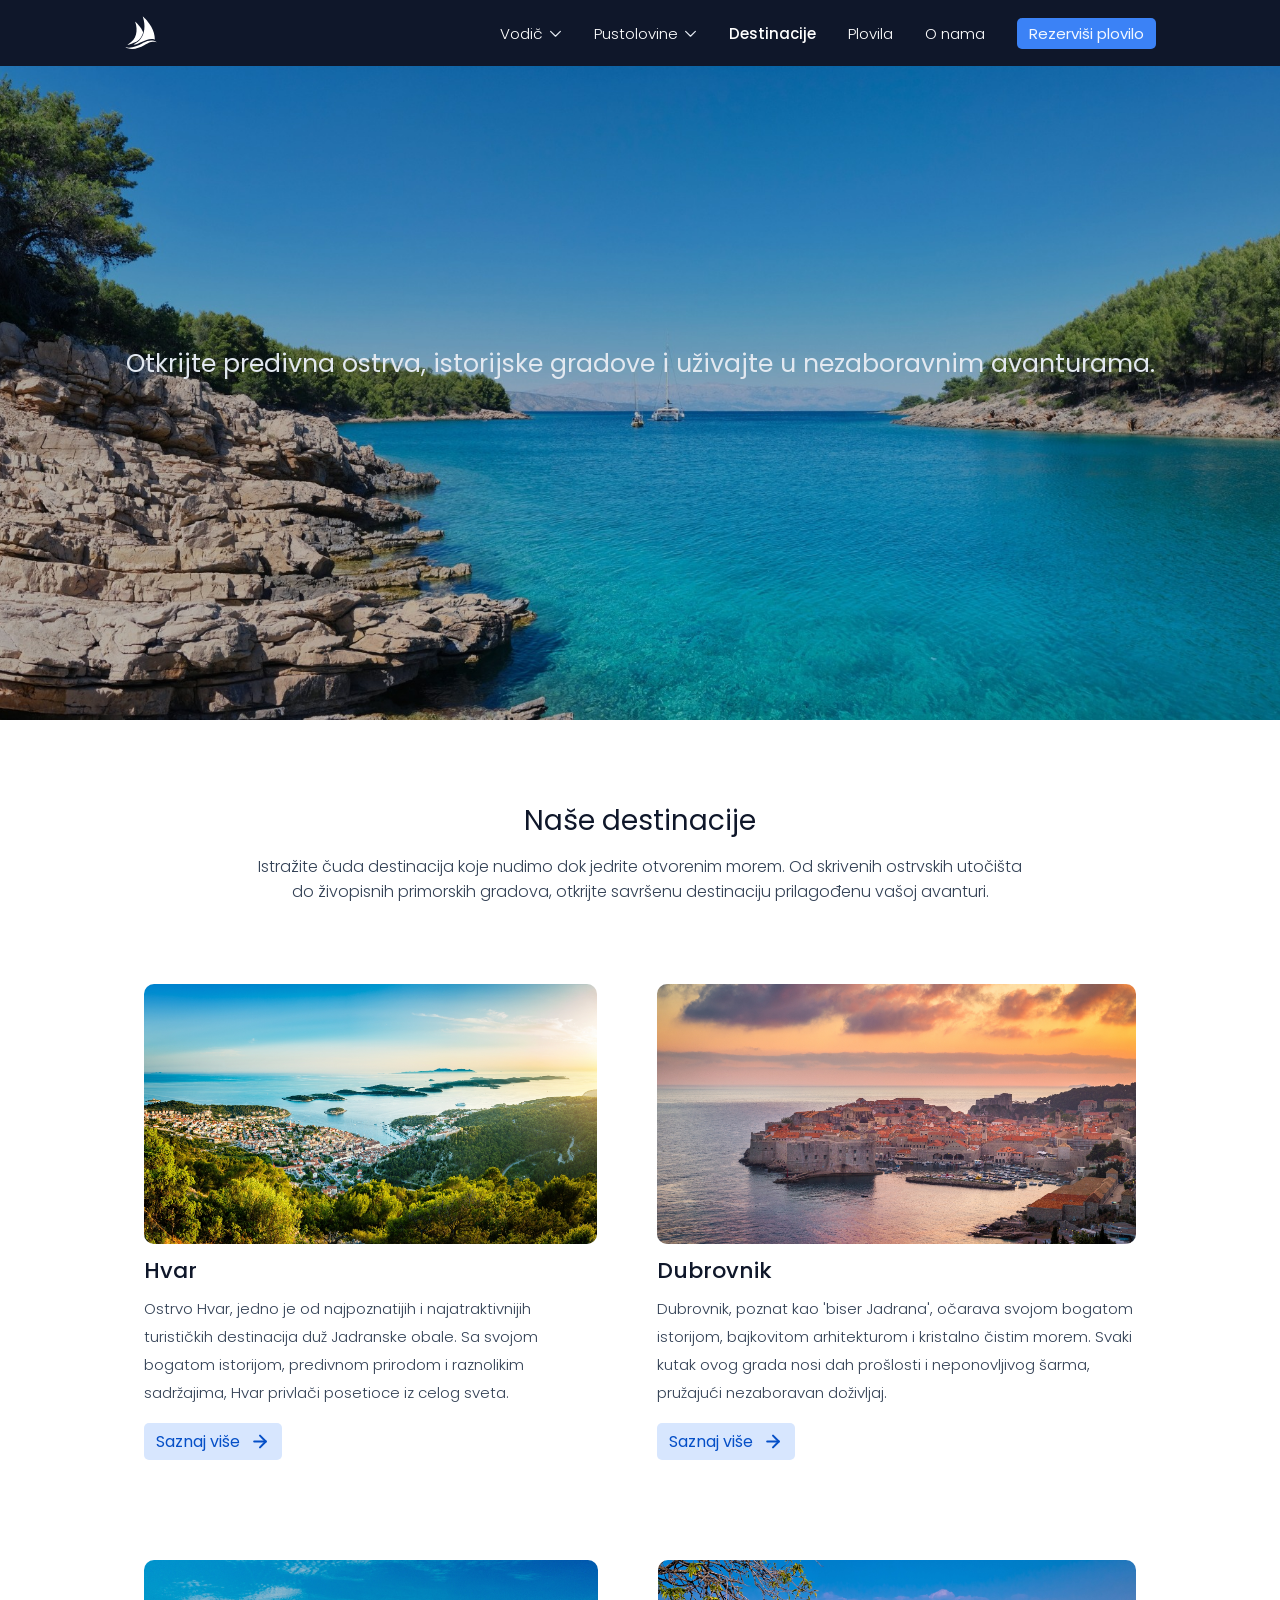
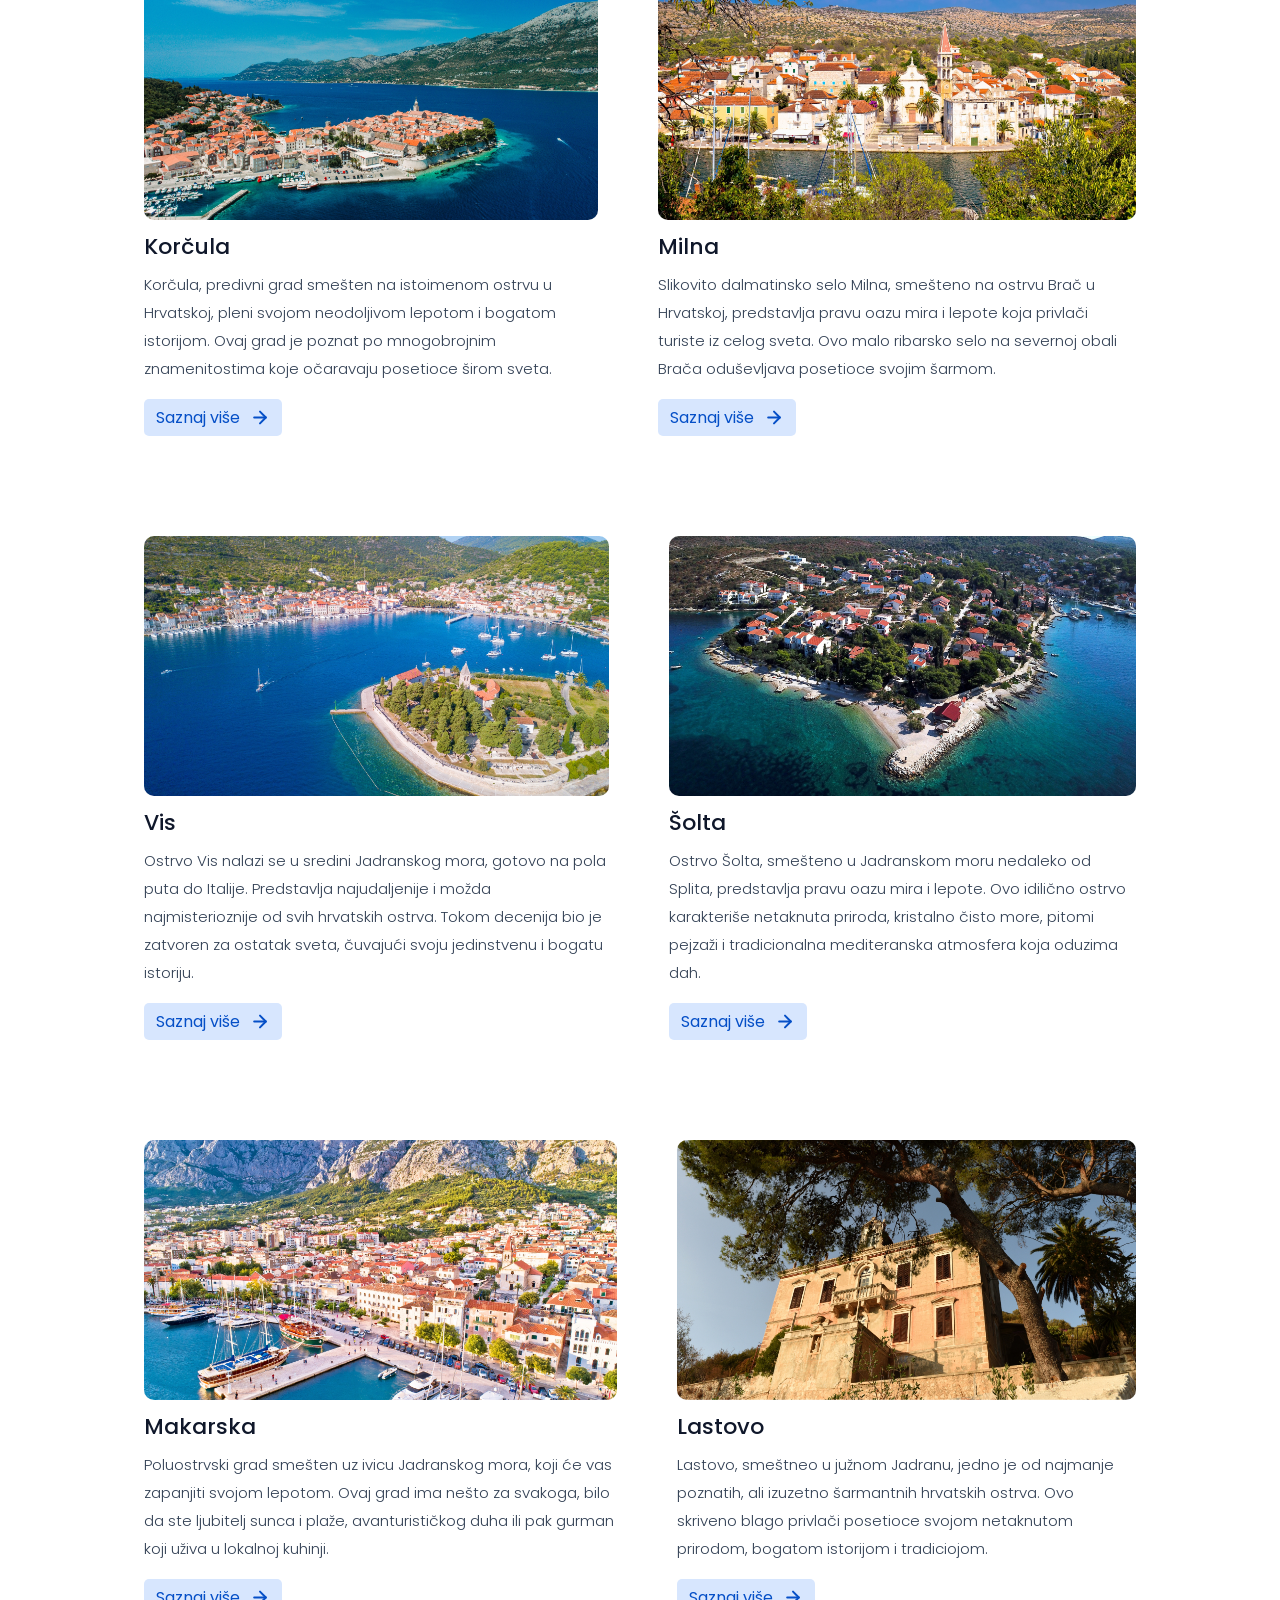
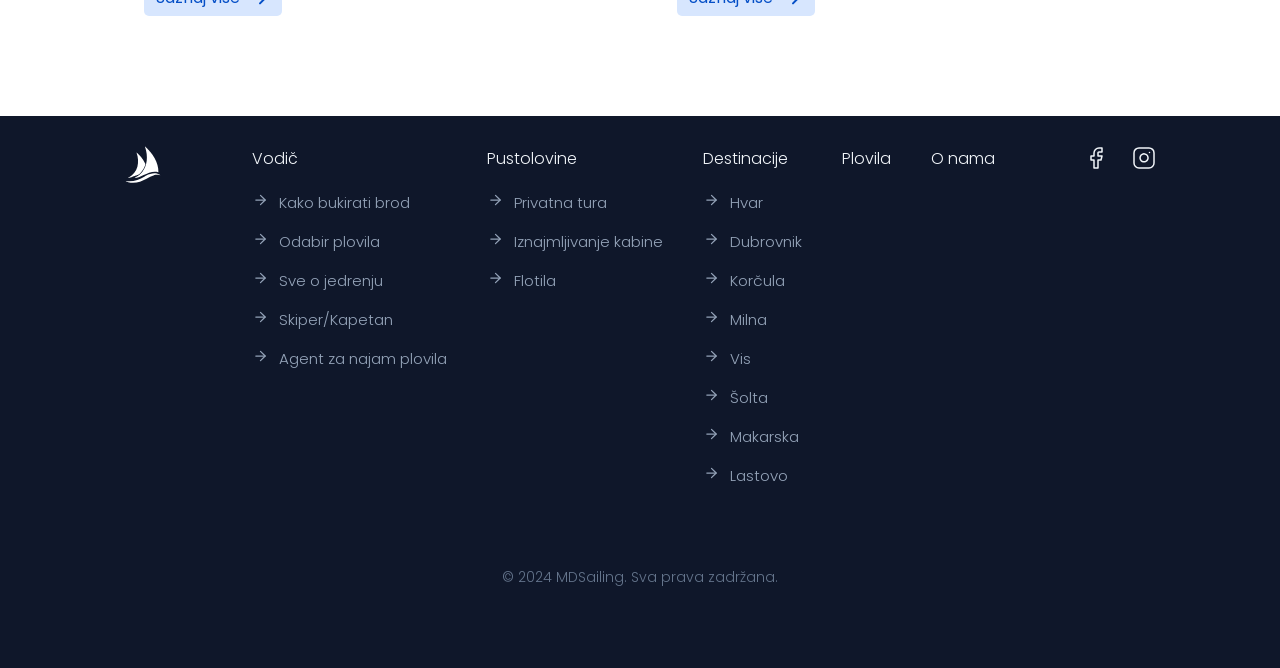
<file: destinacije.html>
<!DOCTYPE html>
<html lang="sr">

<head>
    <meta charset="UTF-8">
    <meta name="viewport" content="width=device-width, initial-scale=1.0">
    <title>MD Sailing - destinacije</title>
    <link rel="stylesheet" href="style.css">
    <link rel="preconnect" href="https://fonts.googleapis.com">
    <link rel="preconnect" href="https://fonts.gstatic.com" crossorigin>
    <link href="https://fonts.googleapis.com/css2?family=Poppins:wght@300;400;500;600&display=swap" rel="stylesheet">
    <link rel="icon" type="image/x-icon" href="./assets/logo/Logo.ico">
</head>

<body>
    <header class="header">
        <nav class="header__nav">
            <a class="header__logo-link" href="/index" >
                <img class="header__logo" src="./assets/svgs/logo-temp.svg" alt="logo" />
            </a>
            <ul class="header__list">
                <li class="header__item header__item__dropdown" id="vodic">
                    <a class="header__anchor">
                        Vodič
                    </a>
                    <img class="header__item__arrow" id="vodic-arrow" src="./assets/svgs/arrow-down.svg" alt="strelica na dole" />
                </li>
                <li class="header__item header__item__dropdown" id="pustolovine">
                    <a class="header__anchor">
                        Pustolovine
                    </a>
                    <img class="header__item__arrow" id="pustolovine-arrow" src="./assets/svgs/arrow-down.svg" alt="strelica na dole" />
                </li>
                <li class="header__item">
                    <a href="/destinacije" class="header__anchor header__anchor__selected">
                        Destinacije
                    </a>
                </li>
                <li class="header__item">
                    <a href="/plovila" class="header__anchor">
                        Plovila
                    </a>
                </li>
                <li class="header__item">
                    <a href="/o-nama" class="header__anchor">
                        O nama
                    </a>
                </li>
                <li class="header__item">
                    <a href="/index#sailing-form" class="CTA CTA__default CTA__primary">
                        Rezerviši plovilo
                    </a>
                </li>
            </ul>
            <button class="header__button" id="burgerButton" aria-label="burger button">
                <hr class="header__hr" id="hr1">
                <hr class="header__hr" id="hr2">
                <hr class="header__hr" id="hr3">
            </button>
            <menu class="header__menu" id="menu">
                <li class="header__menu__item" id="vodic-hamburger">
                    <a class="header__menu__anchor"> Vodič </a>
                    <img class="header__item__arrow" id="vodic-hamburger-arrow" src="./assets/svgs/arrow-down.svg" alt="strelica na dole" />
                </li>
                <menu class="header__vodic-hamburger-menu" id="vodic-hamburger-menu" >
                    <a class="header__vodic-hamburger-menu__item" href="/vodic#link-1" >
                        <img class="header__vodic-hamburger-menu__icon" src="./assets/svgs/footer-sublink-arrow.svg" />
                        <p class="header__vodic-hamburger-menu__text" >Kako bukirati brod</p>
                    </a>
                    <a class="header__vodic-hamburger-menu__item" href="/vodic#link-2" >
                        <img class="header__vodic-hamburger-menu__icon" src="./assets/svgs/footer-sublink-arrow.svg" />
                        <p class="header__vodic-hamburger-menu__text" >Sve o jedrenju</p>
                    </a>
                    <a class="header__vodic-hamburger-menu__item" href="/vodic#link-3" >
                        <img class="header__vodic-hamburger-menu__icon" src="./assets/svgs/footer-sublink-arrow.svg" />
                        <p class="header__vodic-hamburger-menu__text" >Odabir plovila</p>
                    </a>
                    <a class="header__vodic-hamburger-menu__item" href="/vodic#link-4" >
                        <img class="header__vodic-hamburger-menu__icon" src="./assets/svgs/footer-sublink-arrow.svg" />
                        <p class="header__vodic-hamburger-menu__text" >Skiper / Kapetan</p>
                    </a>
                    <a class="header__vodic-hamburger-menu__item" href="/vodic#link-5" >
                        <img class="header__vodic-hamburger-menu__icon" src="./assets/svgs/footer-sublink-arrow.svg" />
                        <p class="header__vodic-hamburger-menu__text" >Agent za najam plovila</p>
                    </a>
                </menu>
                <li class="header__menu__item" id="pustolovine-hamburger">
                    <a class="header__menu__anchor"> Pustolovine
                    </a>
                    <img class="header__item__arrow" id="pustolovine-hamburger-arrow" src="./assets/svgs/arrow-down.svg" alt="strelica na dole" />
                </li>
                <menu class="header__pustolovine-hamburger-menu" id="pustolovine-hamburger-menu" >
                    <a class="header__pustolovine-hamburger-menu__item" href="/pustolovine#link-1" >
                        <img class="header__pustolovine-hamburger-menu__icon" src="./assets/svgs/footer-sublink-arrow.svg" />
                        <p class="header__pustolovine-hamburger-menu__text" >Privatna tura</p>
                    </a>
                    <a class="header__pustolovine-hamburger-menu__item" href="/pustolovine#link-2" >
                        <img class="header__pustolovine-hamburger-menu__icon" src="./assets/svgs/footer-sublink-arrow.svg" />
                        <p class="header__pustolovine-hamburger-menu__text" >Iznajmljivanje kabine</p>
                    </a>
                    <a class="header__pustolovine-hamburger-menu__item" href="/pustolovine#link-3" >
                        <img class="header__pustolovine-hamburger-menu__icon" src="./assets/svgs/footer-sublink-arrow.svg" />
                        <p class="header__pustolovine-hamburger-menu__text" >Flotila</p>
                    </a>
                </menu>
                <li class="header__menu__item">
                    <a href="/destinacije" class="header__menu__anchor"> Destinacije
                    </a>
                </li>
                <li class="header__menu__item">
                    <a href="/plovila" class="header__menu__anchor"> Plovila
                    </a>
                </li>
                <li class="header__menu__item">
                    <a href="/o-nama" class="header__menu__anchor"> O nama
                    </a>
                </li>
                <li class="header__menu__item">
                    <a href="/index#sailing-form" class="CTA CTA__small CTA__primary">
                        Rezerviši plovilo
                    </a>
                </li>
            </menu>
        </nav>
        <menu class="header__vodic-menu" id="vodic-menu">
            <a class="header__vodic-menu__item" href="/vodic#link-1" >
                <img class="header__vodic-menu__icon" src="./assets/svgs/vodic-icon-1.svg" />
                <p class="header__vodic-menu__text" >Kako bukirati brod</p>
            </a>
            <a class="header__vodic-menu__item" href="/vodic#link-2" >
                <img class="header__vodic-menu__icon" src="./assets/svgs/vodic-icon-2.svg" />
                <p class="header__vodic-menu__text" >Odabir plovila</p>
            </a>
            <a class="header__vodic-menu__item" href="/vodic#link-3" >
                <img class="header__vodic-menu__icon" src="./assets/svgs/vodic-icon-3.svg" />
                <p class="header__vodic-menu__text" >Sve o jedrenju</p>
            </a>
            <a class="header__vodic-menu__item" href="/vodic#link-4" >
                <img class="header__vodic-menu__icon" src="./assets/svgs/vodic-icon-4.svg" />
                <p class="header__vodic-menu__text" >Skiper / Kapetan</p>
            </a>
            <a class="header__vodic-menu__item" href="/vodic#link-5" >
                <img class="header__vodic-menu__icon" src="./assets/svgs/vodic-icon-5.svg" />
                <p class="header__vodic-menu__text" >Agent za najam plovila</p>
            </a>
        </menu>
        <menu class="header__pustolovine-menu" id="pustolovine-menu">
            <a class="header__pustolovine-menu__item" href="/pustolovine#link-1" >
                <img class="header__pustolovine-menu__icon" src="./assets/svgs/pustolovina-icon-1.svg" />
                <p class="header__pustolovine-menu__text" >Privatna tura</p>
            </a>
            <a class="header__pustolovine-menu__item" href="/pustolovine#link-2" >
                <img class="header__pustolovine-menu__icon" src="./assets/svgs/pustolovina-icon-2.svg" />
                <p class="header__pustolovine-menu__text" >Iznajmljivanje kabine</p>
            </a>
            <a class="header__pustolovine-menu__item" href="/pustolovine#link-3" >
                <img class="header__pustolovine-menu__icon" src="./assets/svgs/pustolovina-icon-3.svg" />
                <p class="header__pustolovine-menu__text" >Flotila</p>
            </a>
        </menu>
    </header>
    <section class="section-hero section-hero-mini section-hero-destinacije" >
        <div class="section-hero__text">
            <h1 class="heading__h1 section-hero__text__heading" > </h1>
            <p class="paragraph__subheading-h1 paragraph__subheading-h1__lightmode section-hero__text__subheading" > Otkrijte predivna ostrva, istorijske gradove i uživajte u nezaboravnim avanturama. </p>
        </div>
    </section>
    <section class="section-content-destinacije section" >
        <div class="section__heading">
            <h2 class="heading__h2 heading__h2__lightmode" > Naše destinacije </h2>
            <p class="paragraph__subheading-h2 paragraph__subheading-h2__lightmode" >Istražite čuda destinacija koje nudimo dok jedrite otvorenim morem. Od skrivenih ostrvskih utočišta do živopisnih primorskih gradova, otkrijte savršenu destinaciju prilagođenu vašoj avanturi.</p>
        </div>
        <div class="section-content-destinacije__cards">
            <div class="section-plovila__cards">
                <article class="section-plovila__card" >
                    <img class="section-plovila__card__image" src="./assets/images/hvar/1.jpg" alt="slika broda" />
                    <div class="section-plovila__card__text">
                        <div class="section-plovila__card__title">
                            <p class="section-plovila__card__heading" >Hvar</p>
                        </div>
                        <p class="section-plovila__card__paragraph" >Ostrvo Hvar, jedno je od najpoznatijih i najatraktivnijih turističkih destinacija duž Jadranske obale.
                            Sa svojom bogatom istorijom, predivnom prirodom i raznolikim sadržajima, Hvar privlači posetioce iz celog sveta.</p>
                    </div>
                    <div class="section-plovila__card__actions">
                        <a class="CTA CTA__small CTA__secondary" href="./hvar" >Saznaj više <img class="CTA__icon" src="./assets/svgs/arrow-right-secondary.svg" /></a>
                        <div class="section-plovila__card__info">
                        </div>
                    </div>
                </article>
                <article class="section-plovila__card" >
                    <img class="section-plovila__card__image" src="./assets/images/dubrovnik/dubrovnik.jpg" alt="slika broda" />
                    <div class="section-plovila__card__text">
                        <div class="section-plovila__card__title">
                            <p class="section-plovila__card__heading" >Dubrovnik</p>
                        </div>
                        <p class="section-plovila__card__paragraph" >Dubrovnik, poznat kao 'biser Jadrana', očarava svojom bogatom istorijom, bajkovitom arhitekturom i kristalno čistim morem. Svaki kutak ovog grada nosi dah prošlosti i neponovljivog šarma, pružajući nezaboravan doživljaj.</p>
                    </div>
                    <div class="section-plovila__card__actions">
                        <a class="CTA CTA__small CTA__secondary" href="./dubrovnik" >Saznaj više <img class="CTA__icon" src="./assets/svgs/arrow-right-secondary.svg" /></a>
                        <div class="section-plovila__card__info">
                        </div>
                    </div>
                </article>
            </div>
            <div class="section-plovila__cards">
                <article class="section-plovila__card" >
                    <img class="section-plovila__card__image" src="./assets/images/korcula/1.jpg" alt="slika broda" />
                    <div class="section-plovila__card__text">
                        <div class="section-plovila__card__title">
                            <p class="section-plovila__card__heading" >Korčula</p>
                        </div>
                        <p class="section-plovila__card__paragraph" >Korčula, predivni grad smešten na istoimenom ostrvu u Hrvatskoj, pleni svojom neodoljivom lepotom i bogatom istorijom. Ovaj grad je poznat po mnogobrojnim znamenitostima koje očaravaju posetioce širom sveta.</p>
                    </div>
                    <div class="section-plovila__card__actions">
                        <a class="CTA CTA__small CTA__secondary" href="./korcula" >Saznaj više <img class="CTA__icon" src="./assets/svgs/arrow-right-secondary.svg" /></a>
                        <div class="section-plovila__card__info">
                        </div>
                    </div>
                </article>
                <article class="section-plovila__card" >
                    <img class="section-plovila__card__image" src="./assets/images/milna/2.jpg" alt="slika broda" />
                    <div class="section-plovila__card__text">
                        <div class="section-plovila__card__title">
                            <p class="section-plovila__card__heading" >Milna</p>
                        </div>
                        <p class="section-plovila__card__paragraph" >Slikovito dalmatinsko selo Milna, smešteno na ostrvu Brač u Hrvatskoj, predstavlja pravu oazu mira i lepote koja privlači turiste iz celog sveta. 
                            Ovo malo ribarsko selo na severnoj obali Brača oduševljava posetioce svojim šarmom.</p>
                    </div>
                    <div class="section-plovila__card__actions">
                        <a class="CTA CTA__small CTA__secondary" href="./milna" >Saznaj više <img class="CTA__icon" src="./assets/svgs/arrow-right-secondary.svg" /></a>
                        <div class="section-plovila__card__info">
                        </div>
                    </div>
                </article>
            </div>
            <div class="section-plovila__cards">
                <article class="section-plovila__card" >
                    <img class="section-plovila__card__image" src="./assets/images/vis/1.jpg" alt="slika broda" />
                    <div class="section-plovila__card__text">
                        <div class="section-plovila__card__title">
                            <p class="section-plovila__card__heading" >Vis</p>
                        </div>
                        <p class="section-plovila__card__paragraph" >Ostrvo Vis nalazi se u sredini Jadranskog mora, gotovo na pola puta do Italije.
                            Predstavlja najudaljenije i možda najmisterioznije od svih hrvatskih ostrva. 
                           Tokom decenija bio je zatvoren za ostatak sveta, čuvajući svoju jedinstvenu i bogatu istoriju.</p>
                    </div>
                    <div class="section-plovila__card__actions">
                        <a class="CTA CTA__small CTA__secondary" href="./vis" >Saznaj više <img class="CTA__icon" src="./assets/svgs/arrow-right-secondary.svg" /></a>
                        <div class="section-plovila__card__info">
                        </div>
                    </div>
                </article>
                <article class="section-plovila__card" >
                    <img class="section-plovila__card__image" src="./assets/images/solta/1.jpg" alt="slika broda" />
                    <div class="section-plovila__card__text">
                        <div class="section-plovila__card__title">
                            <p class="section-plovila__card__heading" >Šolta</p>
                        </div>
                        <p class="section-plovila__card__paragraph" >Ostrvo Šolta, smešteno u Jadranskom moru nedaleko od Splita, predstavlja pravu oazu mira i lepote. 
                            Ovo idilično ostrvo karakteriše netaknuta priroda, kristalno čisto more, pitomi pejzaži i tradicionalna mediteranska atmosfera koja oduzima dah.</p>
                    </div>
                    <div class="section-plovila__card__actions">
                        <a class="CTA CTA__small CTA__secondary" href="./solta" >Saznaj više <img class="CTA__icon" src="./assets/svgs/arrow-right-secondary.svg" /></a>
                        <div class="section-plovila__card__info">
                        </div>
                    </div>
                </article>
            </div>
            <div class="section-plovila__cards">
                <article class="section-plovila__card" >
                    <img class="section-plovila__card__image" src="./assets/images/makarska/1.jpg" alt="slika broda" />
                    <div class="section-plovila__card__text">
                        <div class="section-plovila__card__title">
                            <p class="section-plovila__card__heading" >Makarska</p>
                        </div>
                        <p class="section-plovila__card__paragraph" >Poluostrvski grad smešten uz ivicu Jadranskog mora, koji će vas zapanjiti svojom lepotom.
                            Ovaj grad ima nešto za svakoga, bilo da ste ljubitelj sunca i plaže, avanturističkog duha ili pak gurman koji uživa u lokalnoj kuhinji.</p>
                    </div>
                    <div class="section-plovila__card__actions">
                        <a class="CTA CTA__small CTA__secondary" href="./makarska" >Saznaj više <img class="CTA__icon" src="./assets/svgs/arrow-right-secondary.svg" /></a>
                        <div class="section-plovila__card__info">
                        </div>
                    </div>
                </article>
                <article class="section-plovila__card" >
                    <img class="section-plovila__card__image" src="./assets/images/lastovo/1.jpg" alt="slika broda" />
                    <div class="section-plovila__card__text">
                        <div class="section-plovila__card__title">
                            <p class="section-plovila__card__heading" >Lastovo</p>
                        </div>
                        <p class="section-plovila__card__paragraph" >Lastovo, smeštneo u južnom Jadranu, jedno je od najmanje poznatih, ali izuzetno šarmantnih hrvatskih ostrva. 
                            Ovo skriveno blago privlači posetioce svojom netaknutom prirodom, bogatom istorijom i tradiciojom.</p>
                    </div>
                    <div class="section-plovila__card__actions">
                        <a class="CTA CTA__small CTA__secondary" href="./lastovo" >Saznaj više <img class="CTA__icon" src="./assets/svgs/arrow-right-secondary.svg" /></a>
                        <div class="section-plovila__card__info">
                        </div>
                    </div>
                </article>
            </div>
        </div>
    </section>
    <footer class="footer" >
        <div class="footer__body">
            <div class="footer__mobile">
                <img class="footer__mobile__logo" src="./assets/svgs/logo-temp.svg" />
                <div class="footer__mobile__social">
                    <a class="footer__mobile__social__link" >
                        <img class="footer__mobile__social__icon" src="./assets/svgs/social-icon-1.svg" />
                    </a>
                    <a class="footer__mobile__social__link" href="https://www.instagram.com/mdsailing/" target="_blank">
                        <img class="footer__mobile__social__icon" src="./assets/svgs/social-icon-3.svg" />
                    </a>
                </div>
            </div>
            <img class="footer__logo" src="./assets/svgs/logo-temp.svg" />
            <ul class="footer__links">
                <div class="footer__divider">
                    <li class="footer__link" >
                        <p class="footer__link__title" >Vodič</p>
                        <ul class="footer__sublinks" >
                            <li class="footer__sublink" >
                                <img class="footer__sublink__arrow" src="./assets/svgs/footer-sublink-arrow.svg" />
                                <a class="footer__sublink__anchor" href="/vodic#link-1" >Kako bukirati brod</a>
                            </li>
                            <li class="footer__sublink" >
                                <img class="footer__sublink__arrow" src="./assets/svgs/footer-sublink-arrow.svg" />
                                <a class="footer__sublink__anchor" href="/vodic#link-2" >Odabir plovila</a>
                            </li>
                            <li class="footer__sublink" >
                                <img class="footer__sublink__arrow" src="./assets/svgs/footer-sublink-arrow.svg" />
                                <a class="footer__sublink__anchor" href="/vodic#link-3" >Sve o jedrenju</a>
                            </li>
                            <li class="footer__sublink" >
                                <img class="footer__sublink__arrow" src="./assets/svgs/footer-sublink-arrow.svg" />
                                <a class="footer__sublink__anchor" href="/vodic#link-4" >Skiper/Kapetan</a>
                            </li>
                            <li class="footer__sublink" >
                                <img class="footer__sublink__arrow" src="./assets/svgs/footer-sublink-arrow.svg" />
                                <a class="footer__sublink__anchor" href="/vodic#link-5" >Agent za najam plovila</a>
                            </li>
                        </ul>
                    </li>
                    <li class="footer__link" >
                        <p class="footer__link__title" >Pustolovine</p>
                        <ul class="footer__sublinks" >
                            <li class="footer__sublink" >
                                <img class="footer__sublink__arrow" src="./assets/svgs/footer-sublink-arrow.svg" />
                                <a class="footer__sublink__anchor" href="/pustolovine#link-1" >Privatna tura</a>
                            </li>
                            <li class="footer__sublink" >
                                <img class="footer__sublink__arrow" src="./assets/svgs/footer-sublink-arrow.svg" />
                                <a class="footer__sublink__anchor" href="/pustolovine#link-2" >Iznajmljivanje kabine</a>
                            </li>
                            <li class="footer__sublink" >
                                <img class="footer__sublink__arrow" src="./assets/svgs/footer-sublink-arrow.svg" />
                                <a class="footer__sublink__anchor" href="/pustolovine#link-3" >Flotila</a>
                            </li>
                        </ul>
                    </li>
                </div>
                <div class="footer__divider">
                    <li class="footer__link" >
                        <p class="footer__link__title" >Destinacije</p>
                        <ul class="footer__sublinks" >
                            <li class="footer__sublink" >
                                <img class="footer__sublink__arrow" src="./assets/svgs/footer-sublink-arrow.svg" />
                                <a class="footer__sublink__anchor" href="/hvar">Hvar</a>
                            </li>
                            <li class="footer__sublink" >
                                <img class="footer__sublink__arrow" src="./assets/svgs/footer-sublink-arrow.svg" />
                                <a class="footer__sublink__anchor" href="/dubrovnik" >Dubrovnik</a>
                            </li>
                            <li class="footer__sublink" >
                                <img class="footer__sublink__arrow" src="./assets/svgs/footer-sublink-arrow.svg" />
                                <a class="footer__sublink__anchor" href="/korcula" >Korčula</a>
                            </li>
                            <li class="footer__sublink" >
                                <img class="footer__sublink__arrow" src="./assets/svgs/footer-sublink-arrow.svg" />
                                <a class="footer__sublink__anchor" href="/milna">Milna</a>
                            </li>
                            <li class="footer__sublink" >
                                <img class="footer__sublink__arrow" src="./assets/svgs/footer-sublink-arrow.svg" />
                                <a class="footer__sublink__anchor" href="/vis" >Vis</a>
                            </li>
                            <li class="footer__sublink" >
                                <img class="footer__sublink__arrow" src="./assets/svgs/footer-sublink-arrow.svg" />
                                <a class="footer__sublink__anchor" href="/solta" >Šolta</a>
                            </li>
                            <li class="footer__sublink" >
                                <img class="footer__sublink__arrow" src="./assets/svgs/footer-sublink-arrow.svg" />
                                <a class="footer__sublink__anchor" href="/makarska" >Makarska</a>
                            </li>
                            <li class="footer__sublink" >
                                <img class="footer__sublink__arrow" src="./assets/svgs/footer-sublink-arrow.svg" />
                                <a class="footer__sublink__anchor" href="/lastovo" >Lastovo</a>
                            </li>
                        </ul>
                    </li>
                    <li class="footer__link" >
                        <a class="footer__link__title" href="/plovila" >Plovila</a>
                    </li>
                    <li class="footer__link" >
                        <a class="footer__link__title" href="/o-nama" >O nama</a>
                    </li>
                </div>
            </ul>
            <div class="footer__social">
                <a class="footer__social__link" >
                    <img class="footer__social__icon" src="./assets/svgs/social-icon-1.svg" />
                </a>
                <a class="footer__social__link" href="https://www.instagram.com/mdsailing/" target="_blank">
                    <img class="footer__social__icon" src="./assets/svgs/social-icon-3.svg" />
                </a>
            </div>
        </div>
        <div class="footer__copyright">
            <p class="footer__copyright__text">© 2024 MDSailing. Sva prava zadržana.</p>
        </div>
    </footer>
    <script src="./header.js" >
    </script>
</body>

</html>
</file>
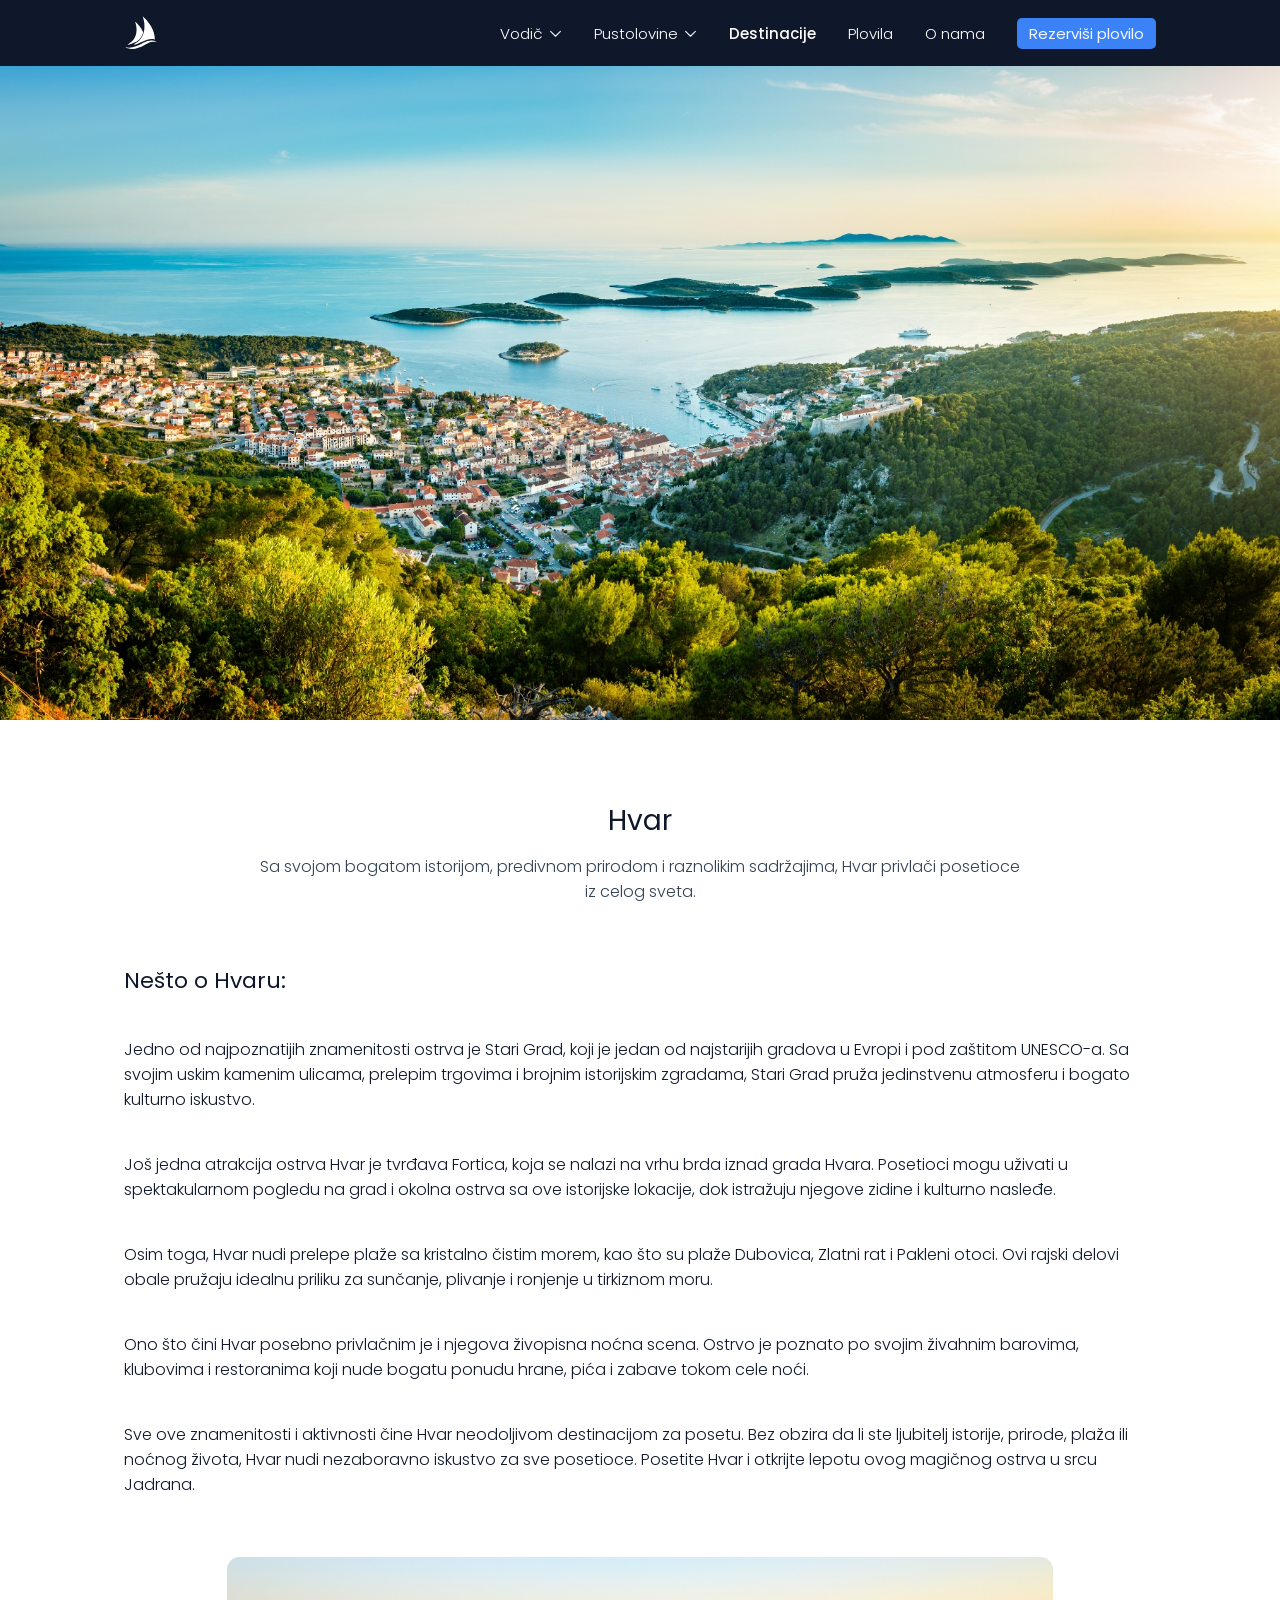
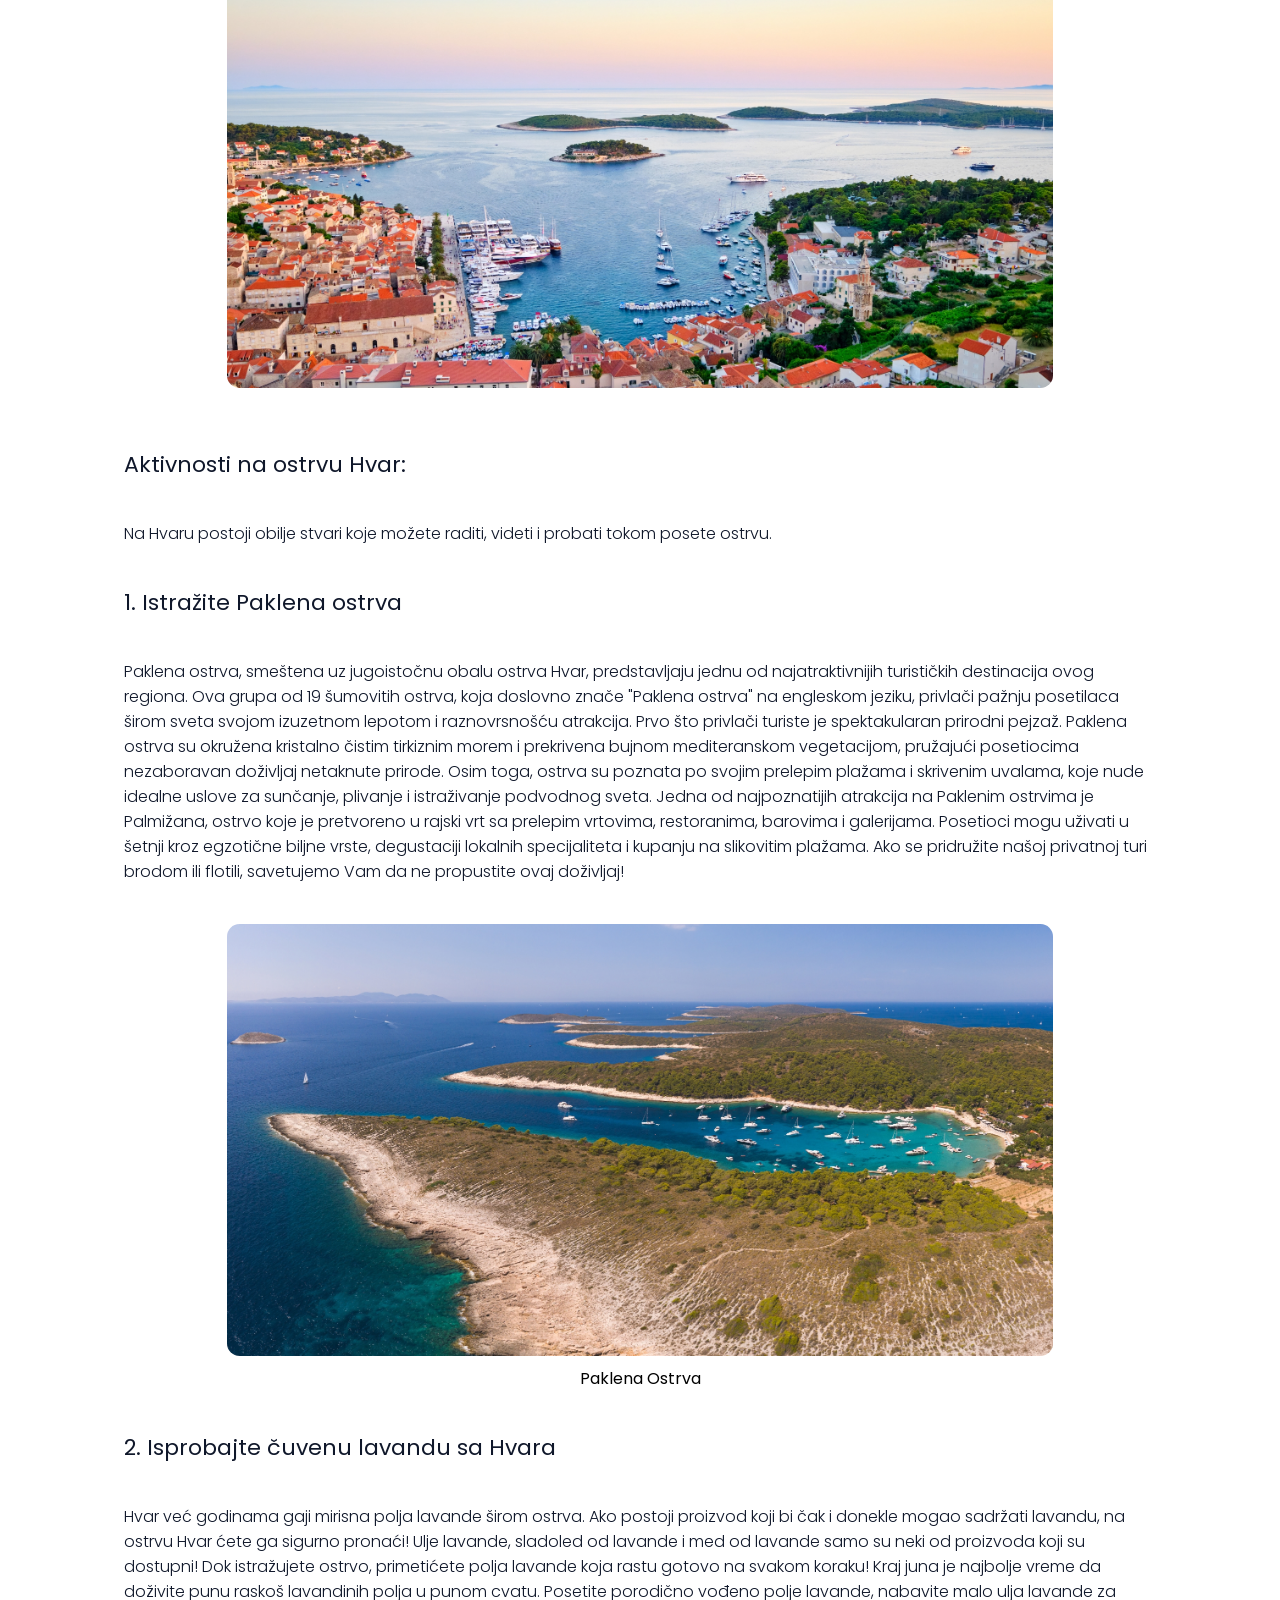
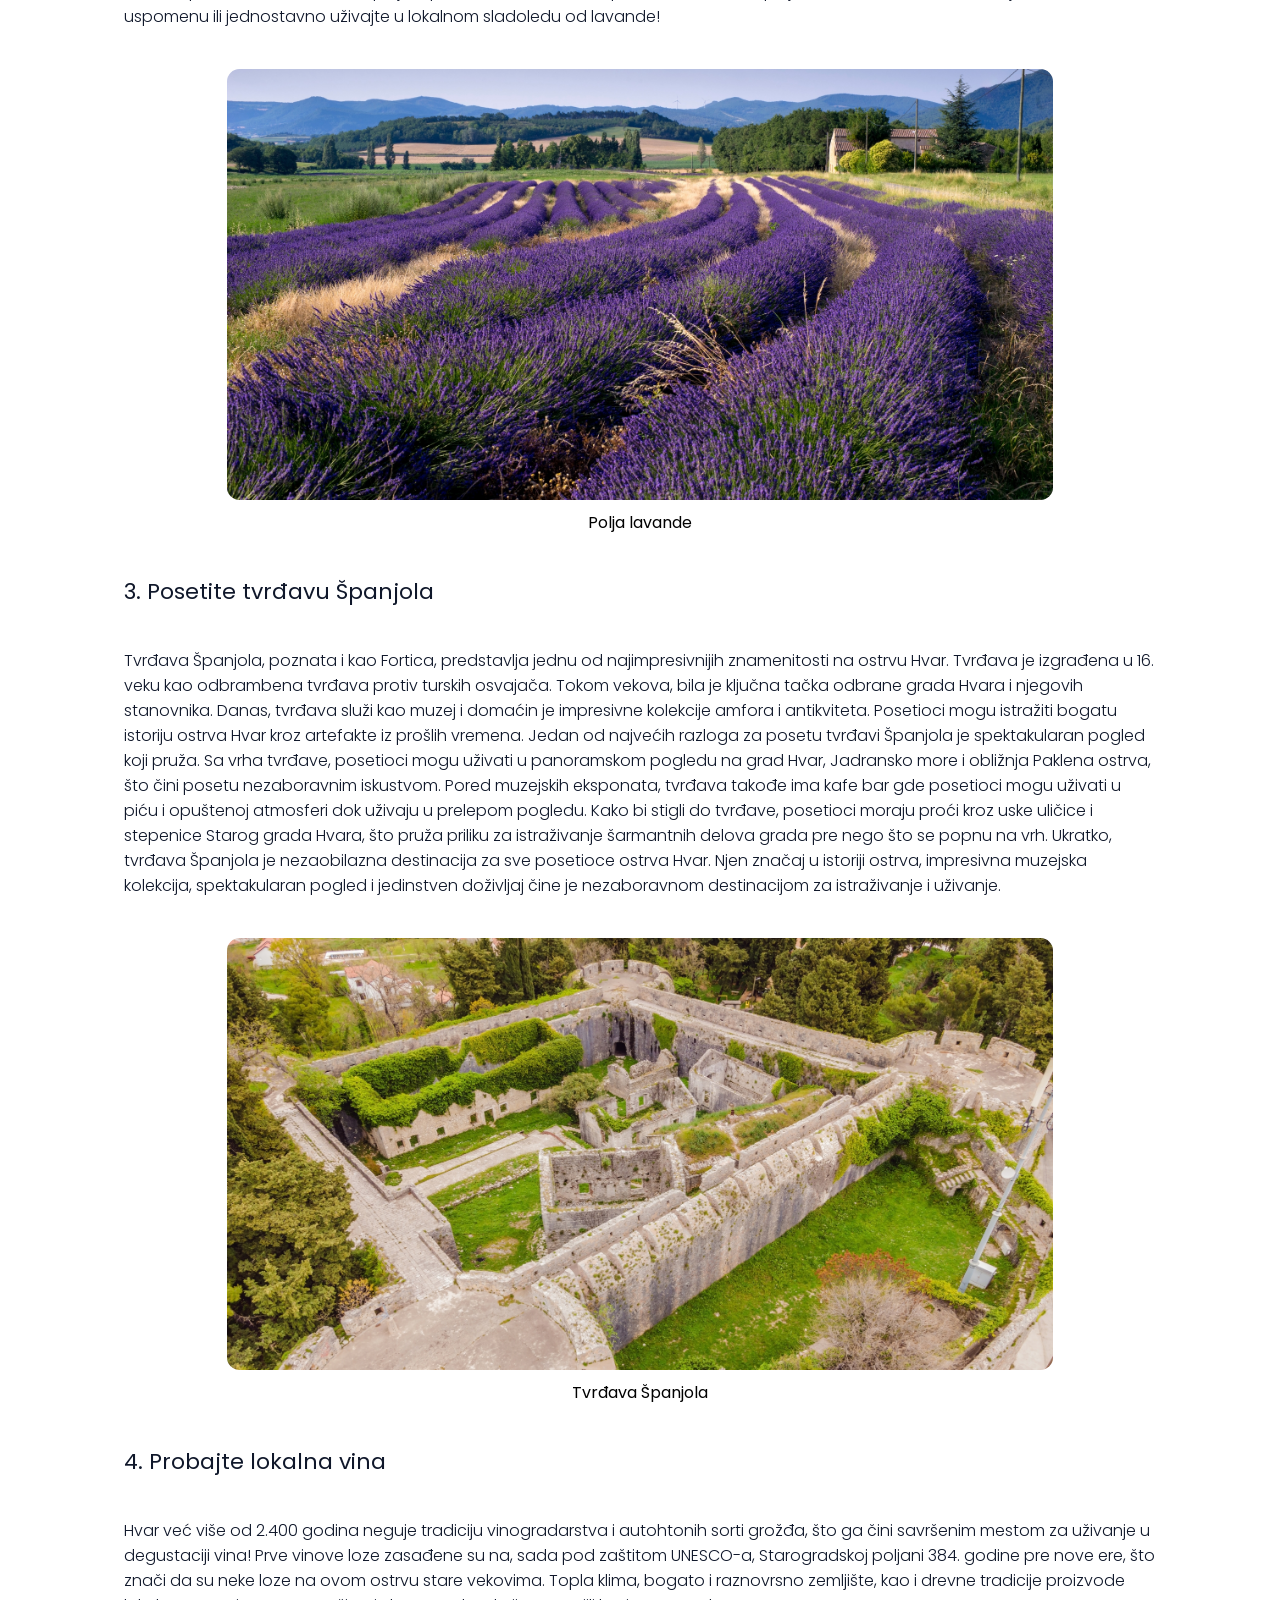
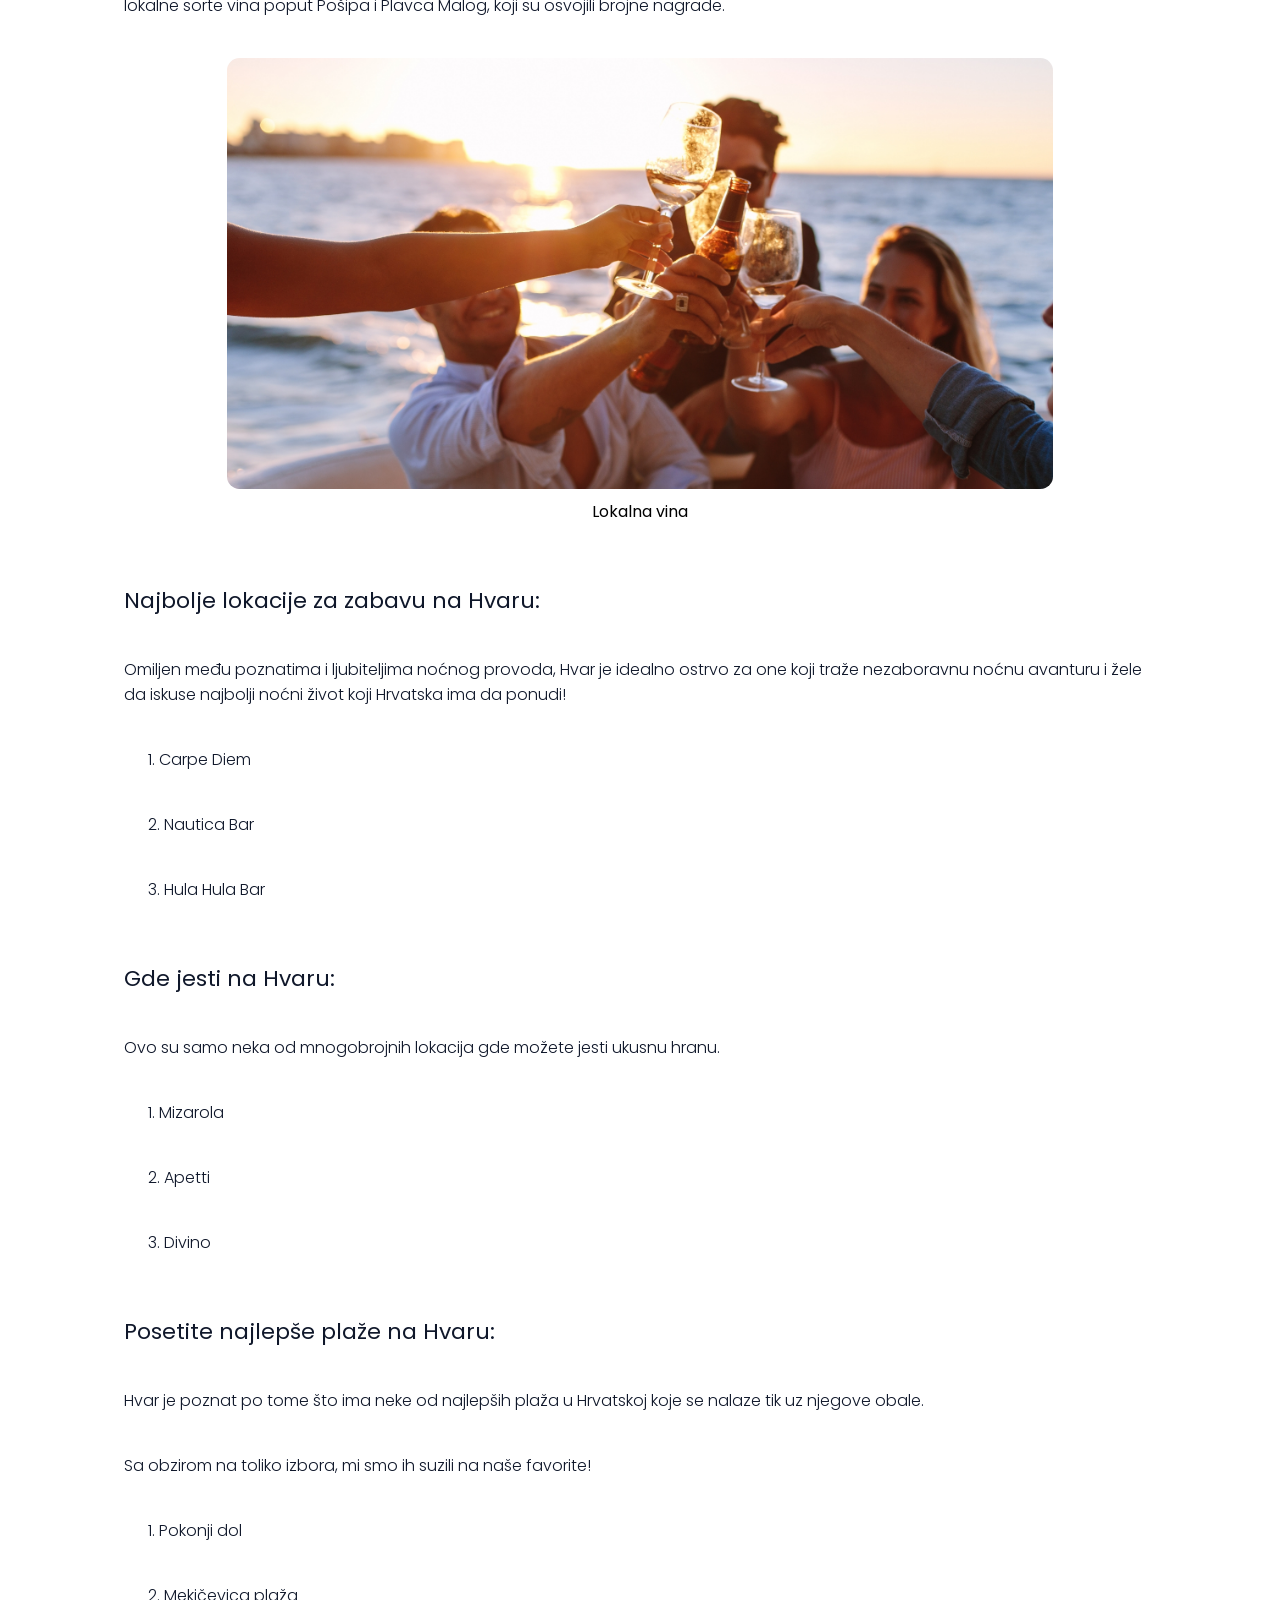
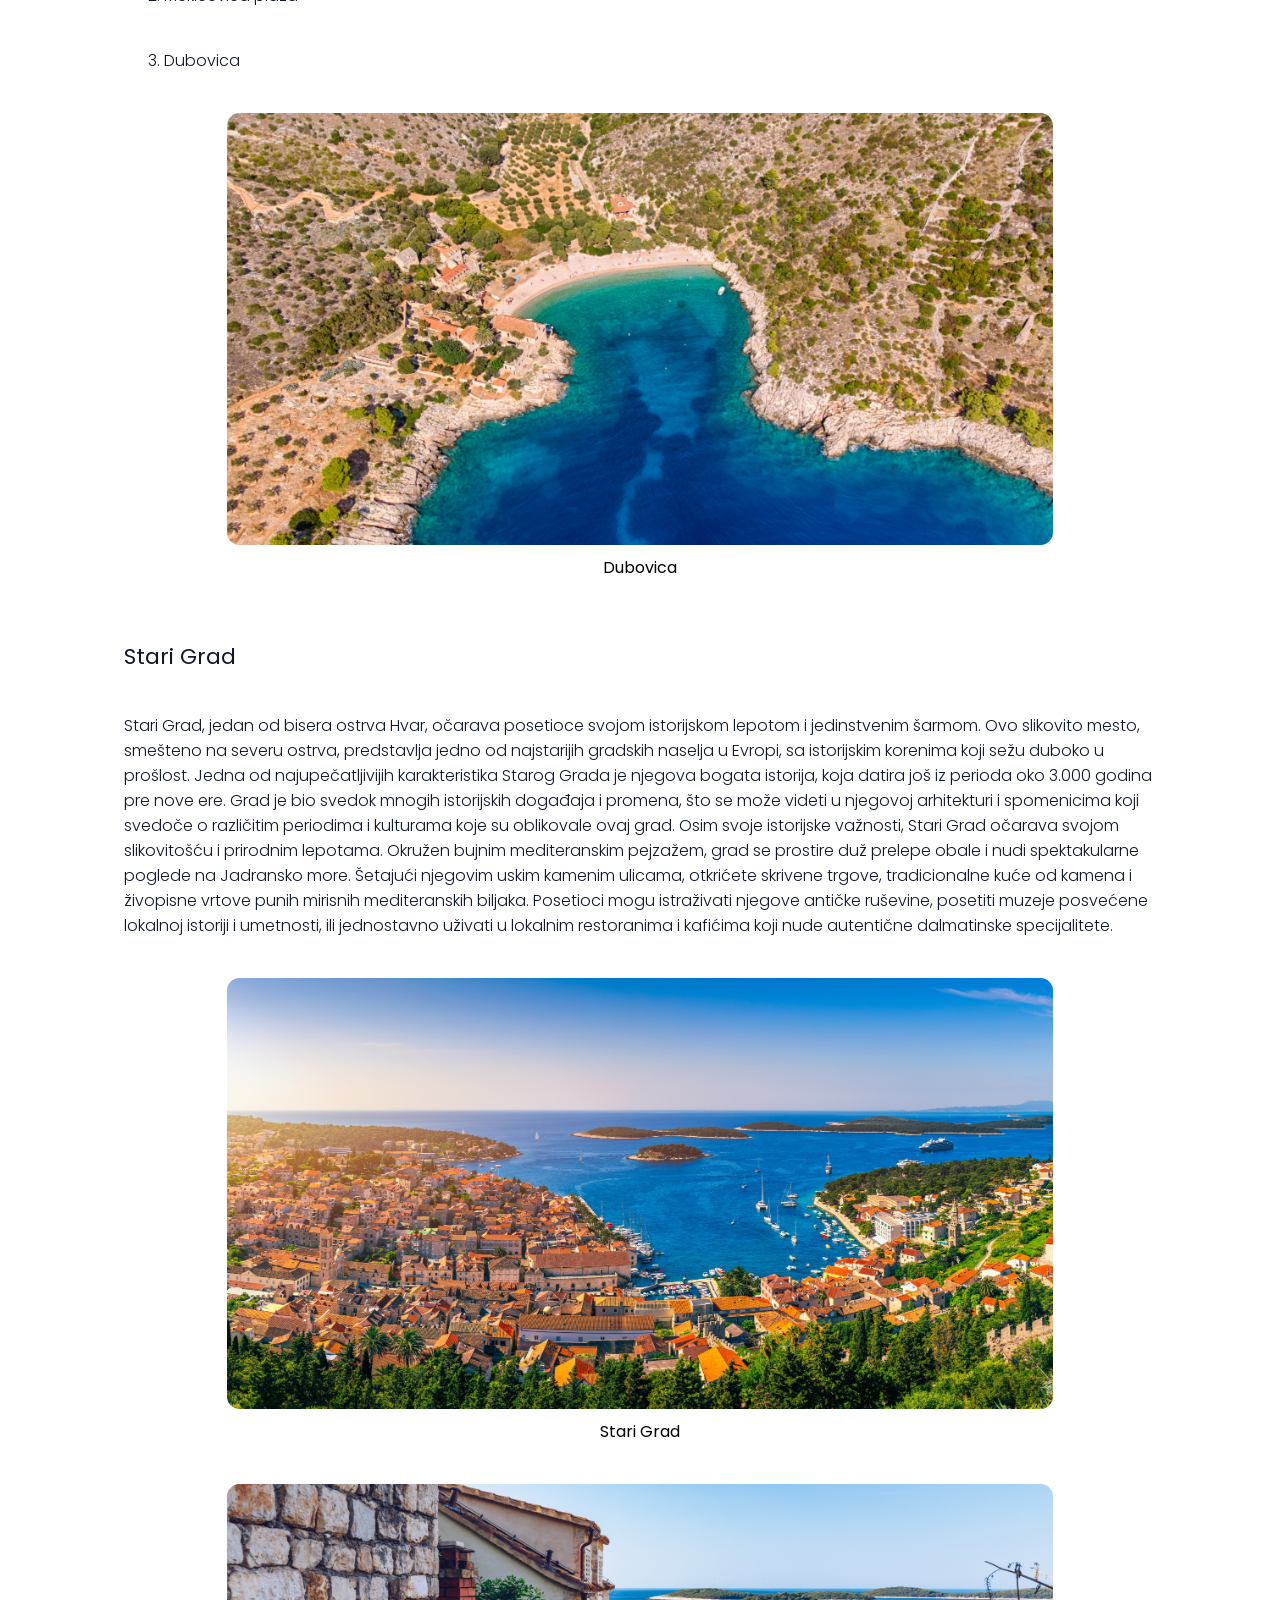
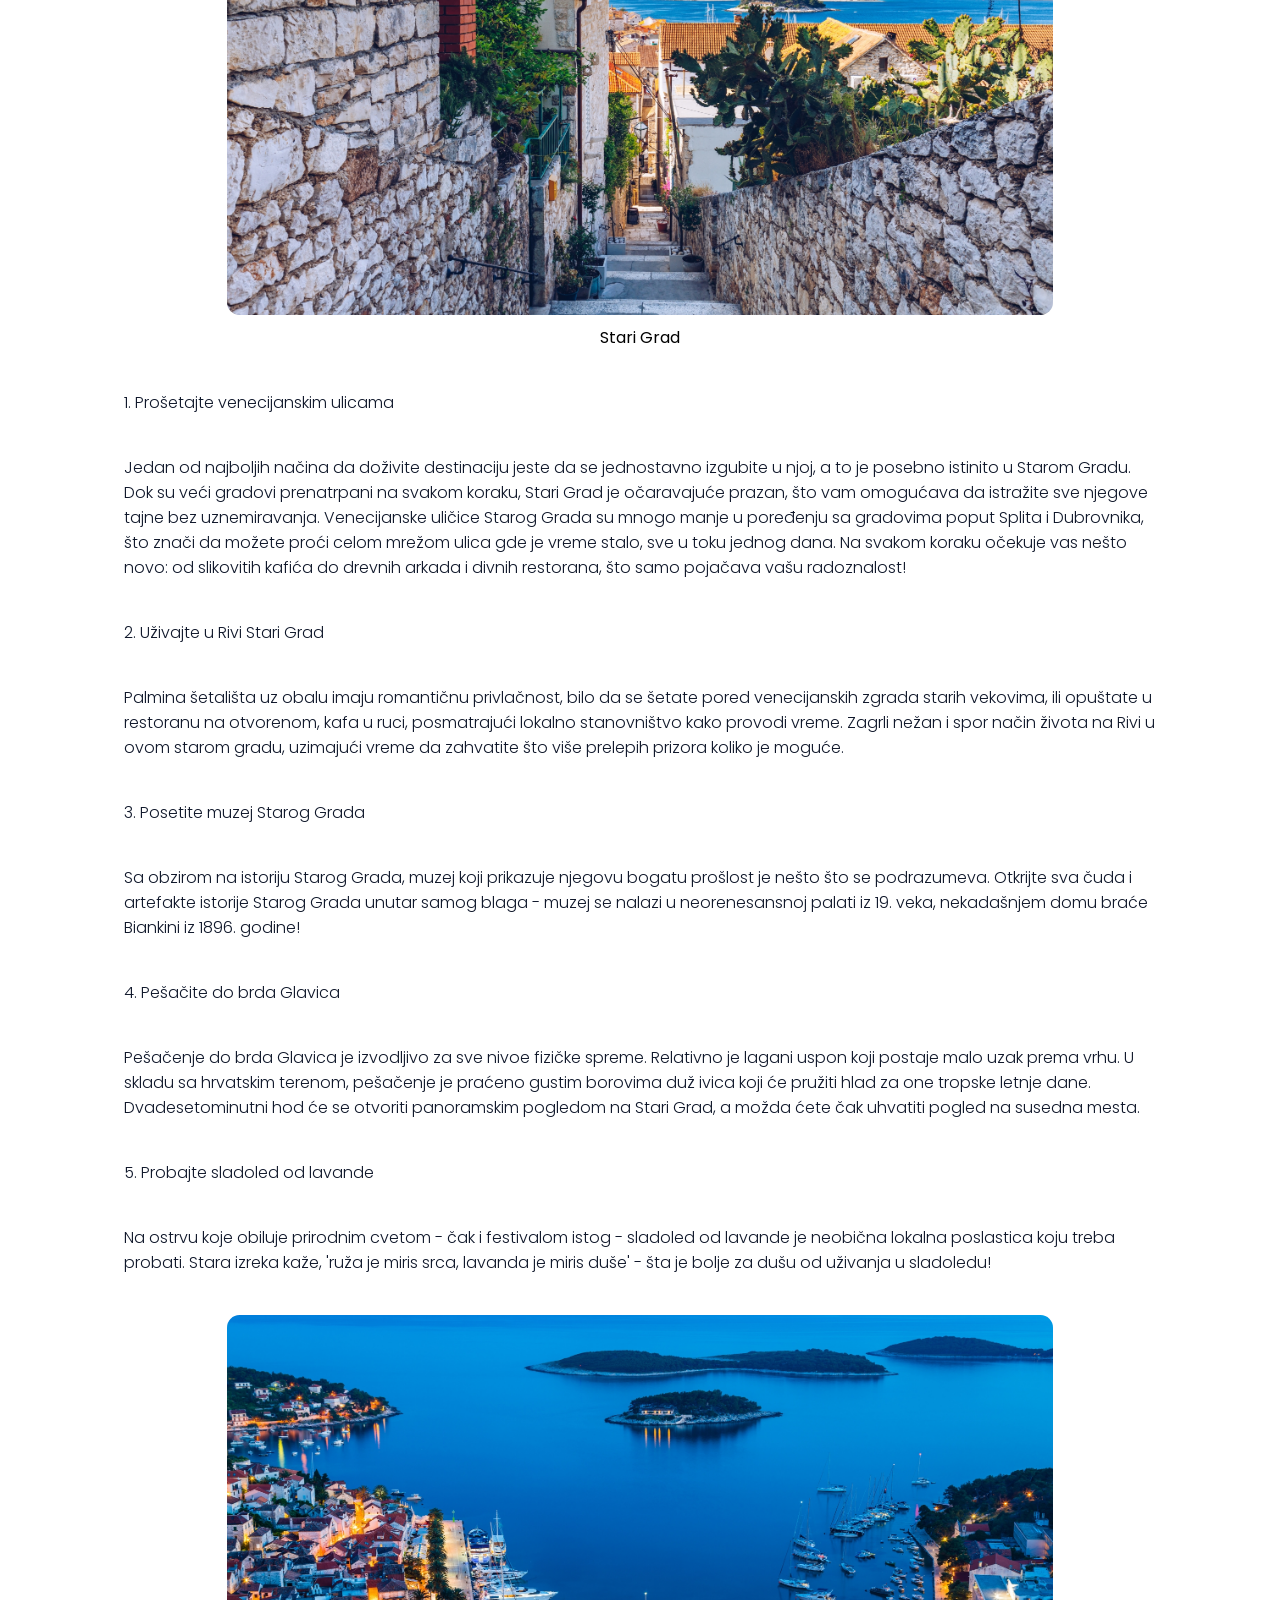
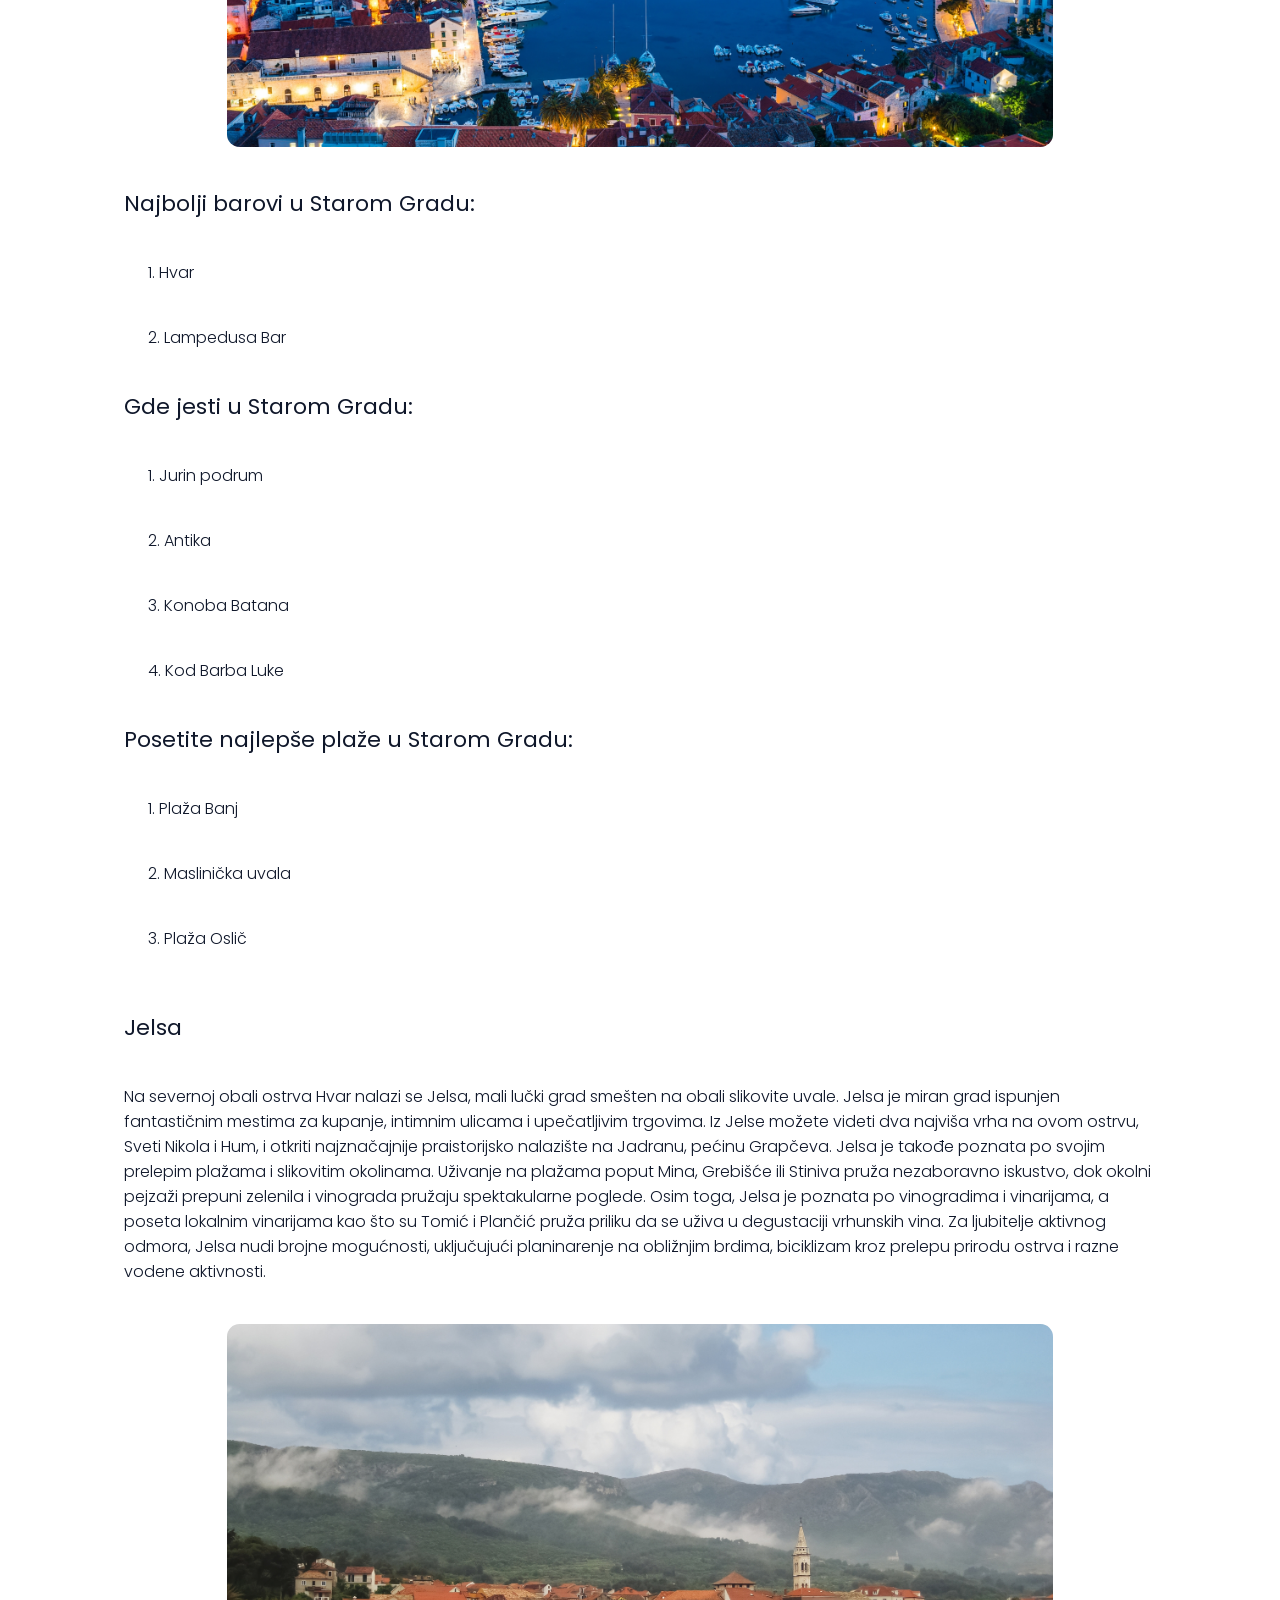
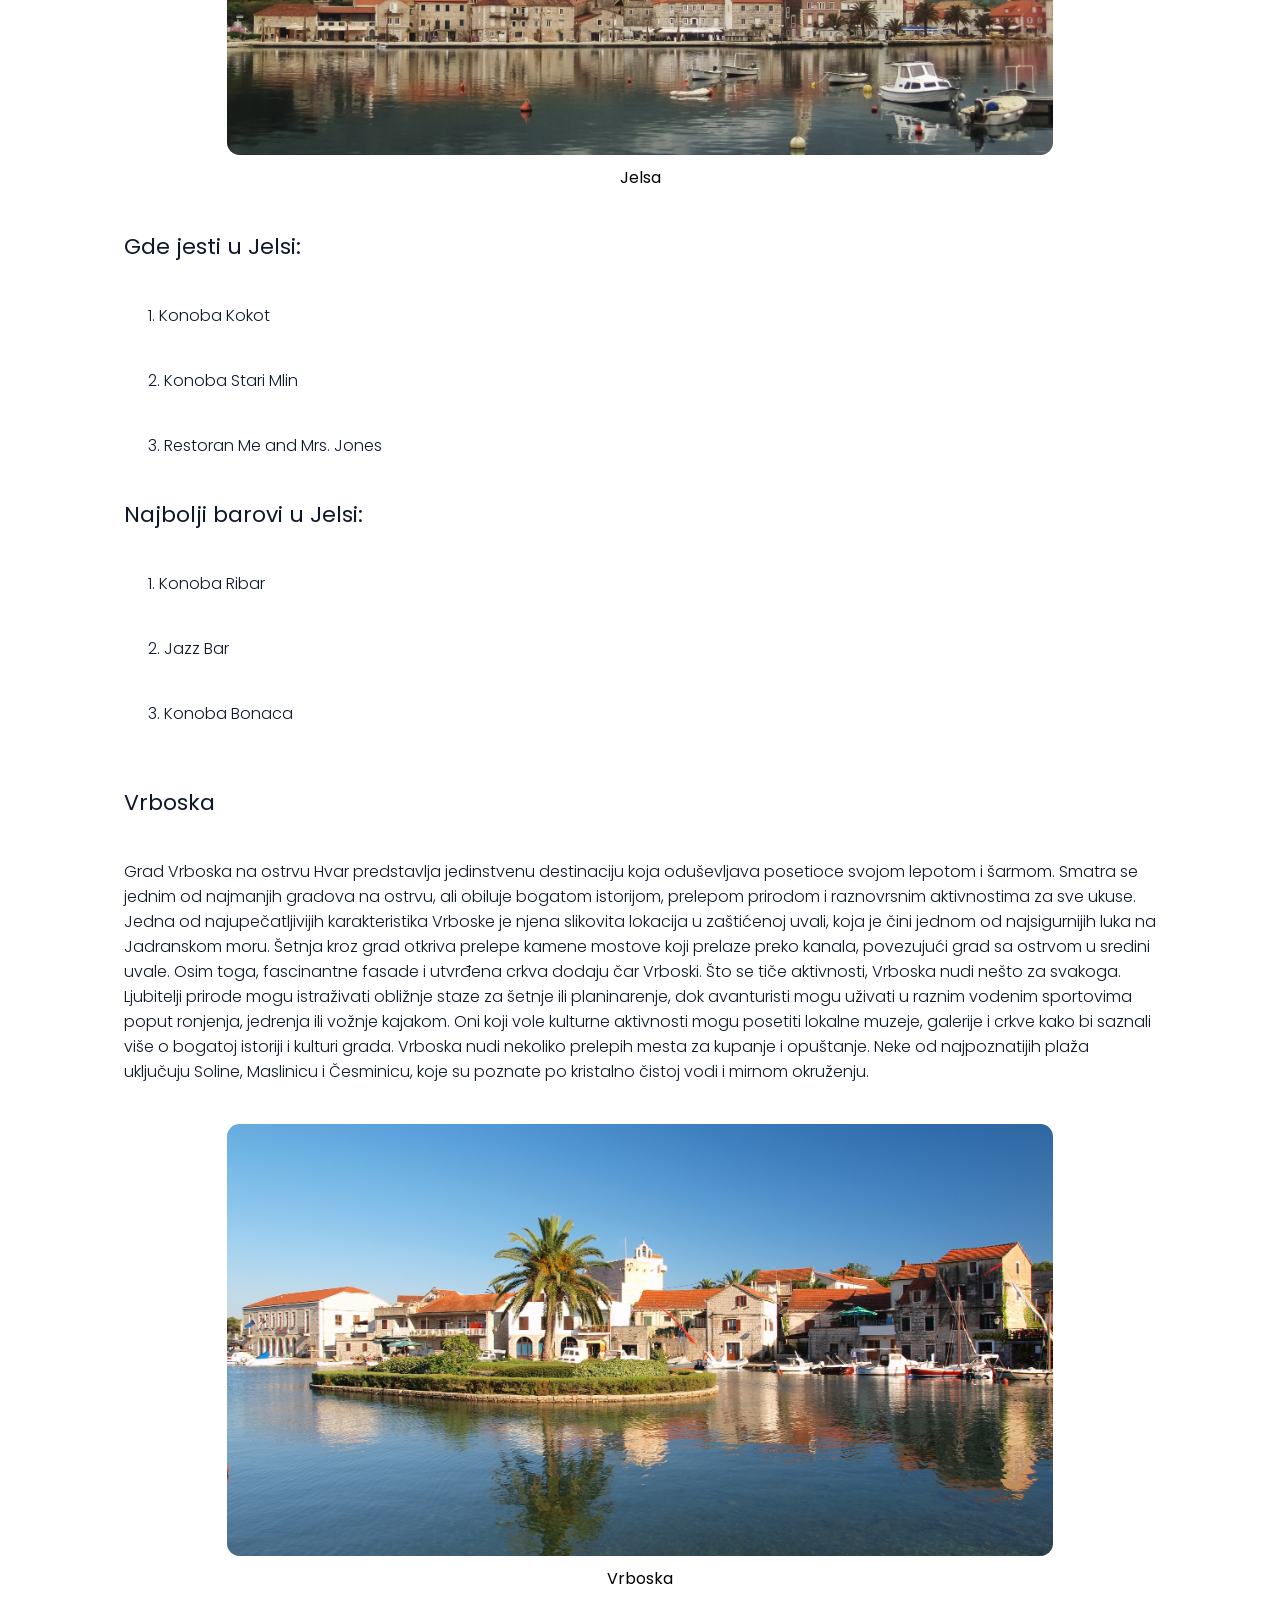
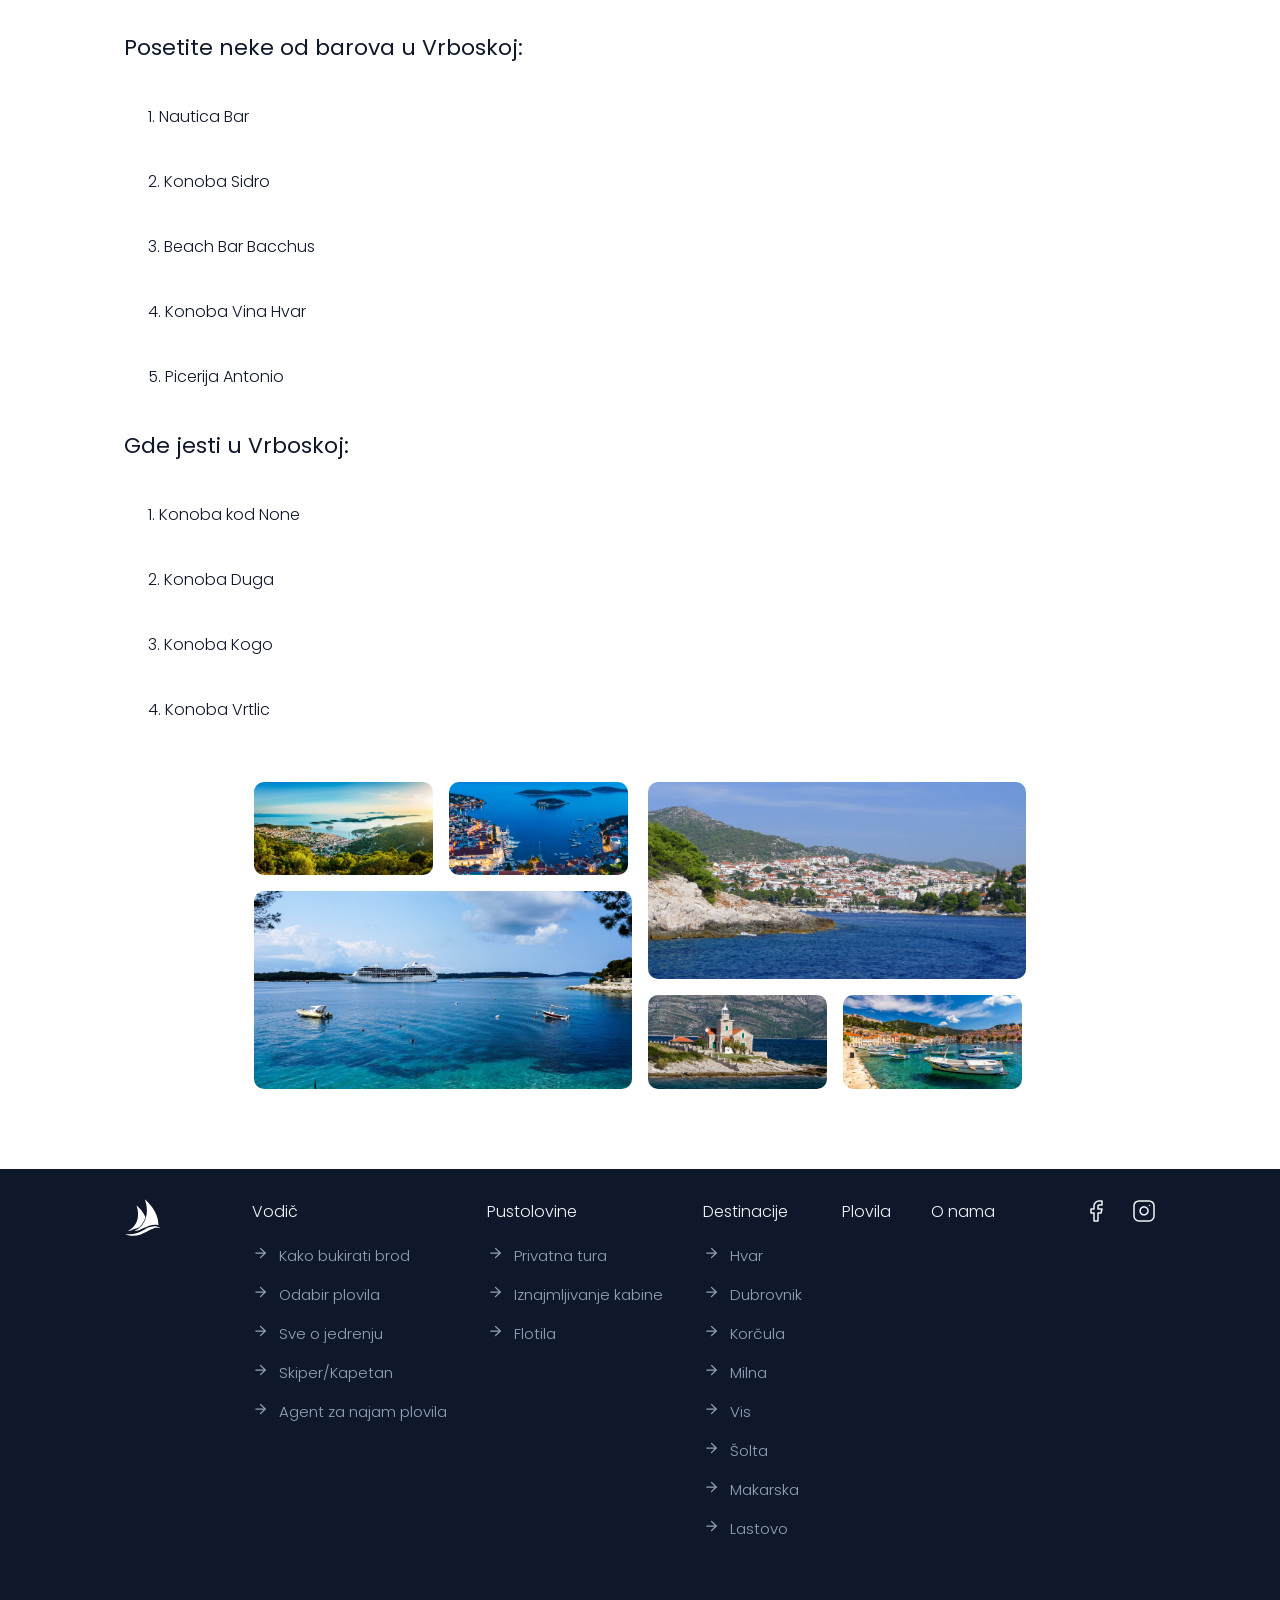
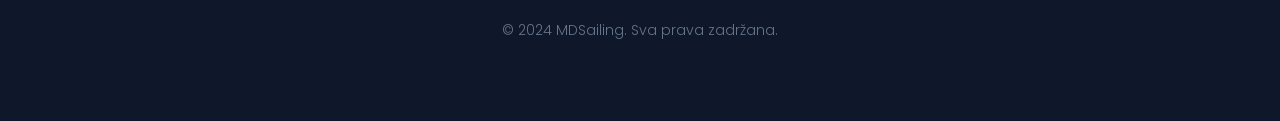
<file: hvar.html>
<!DOCTYPE html>
<html lang="sr">

<head>
    <meta charset="UTF-8">
    <meta name="viewport" content="width=device-width, initial-scale=1.0">
    <title>MD Sailing - Hvar</title>
    <link rel="stylesheet" href="style.css">
    <link rel="preconnect" href="https://fonts.googleapis.com">
    <link rel="preconnect" href="https://fonts.gstatic.com" crossorigin>
    <link href="https://fonts.googleapis.com/css2?family=Poppins:wght@300;400;500;600&display=swap" rel="stylesheet">
    <link rel="icon" type="image/x-icon" href="./assets/logo/Logo.ico">
</head>

<body>
    <header class="header">
        <nav class="header__nav">
            <a class="header__logo-link" href="/index" >
                <img class="header__logo" src="./assets/svgs/logo-temp.svg" alt="logo" />
            </a>
            <ul class="header__list">
                <li class="header__item header__item__dropdown" id="vodic">
                    <a class="header__anchor">
                        Vodič
                    </a>
                    <img class="header__item__arrow" id="vodic-arrow" src="./assets/svgs/arrow-down.svg" alt="strelica na dole" />
                </li>
                <li class="header__item header__item__dropdown" id="pustolovine">
                    <a class="header__anchor">
                        Pustolovine
                    </a>
                    <img class="header__item__arrow" id="pustolovine-arrow" src="./assets/svgs/arrow-down.svg" alt="strelica na dole" />
                </li>
                <li class="header__item">
                    <a href="/destinacije" class="header__anchor header__anchor__selected">
                        Destinacije
                    </a>
                </li>
                <li class="header__item">
                    <a href="/plovila" class="header__anchor">
                        Plovila
                    </a>
                </li>
                <li class="header__item">
                    <a href="/o-nama" class="header__anchor">
                        O nama
                    </a>
                </li>
                <li class="header__item">
                    <a href="/index#sailing-form" class="CTA CTA__default CTA__primary">
                        Rezerviši plovilo
                    </a>
                </li>
            </ul>
            <button class="header__button" id="burgerButton" aria-label="burger button">
                <hr class="header__hr" id="hr1">
                <hr class="header__hr" id="hr2">
                <hr class="header__hr" id="hr3">
            </button>
            <menu class="header__menu" id="menu">
                <li class="header__menu__item" id="vodic-hamburger">
                    <a class="header__menu__anchor"> Vodič </a>
                    <img class="header__item__arrow" id="vodic-hamburger-arrow" src="./assets/svgs/arrow-down.svg" alt="strelica na dole" />
                </li>
                <menu class="header__vodic-hamburger-menu" id="vodic-hamburger-menu" >
                    <a class="header__vodic-hamburger-menu__item" href="/vodic#link-1" >
                        <img class="header__vodic-hamburger-menu__icon" src="./assets/svgs/footer-sublink-arrow.svg" />
                        <p class="header__vodic-hamburger-menu__text" >Kako bukirati brod</p>
                    </a>
                    <a class="header__vodic-hamburger-menu__item" href="/vodic#link-2" >
                        <img class="header__vodic-hamburger-menu__icon" src="./assets/svgs/footer-sublink-arrow.svg" />
                        <p class="header__vodic-hamburger-menu__text" >Sve o jedrenju</p>
                    </a>
                    <a class="header__vodic-hamburger-menu__item" href="/vodic#link-3" >
                        <img class="header__vodic-hamburger-menu__icon" src="./assets/svgs/footer-sublink-arrow.svg" />
                        <p class="header__vodic-hamburger-menu__text" >Odabir plovila</p>
                    </a>
                    <a class="header__vodic-hamburger-menu__item" href="/vodic#link-4" >
                        <img class="header__vodic-hamburger-menu__icon" src="./assets/svgs/footer-sublink-arrow.svg" />
                        <p class="header__vodic-hamburger-menu__text" >Skiper / Kapetan</p>
                    </a>
                    <a class="header__vodic-hamburger-menu__item" href="/vodic#link-5" >
                        <img class="header__vodic-hamburger-menu__icon" src="./assets/svgs/footer-sublink-arrow.svg" />
                        <p class="header__vodic-hamburger-menu__text" >Agent za najam plovila</p>
                    </a>
                </menu>
                <li class="header__menu__item" id="pustolovine-hamburger">
                    <a class="header__menu__anchor"> Pustolovine
                    </a>
                    <img class="header__item__arrow" id="pustolovine-hamburger-arrow" src="./assets/svgs/arrow-down.svg" alt="strelica na dole" />
                </li>
                <menu class="header__pustolovine-hamburger-menu" id="pustolovine-hamburger-menu" >
                    <a class="header__pustolovine-hamburger-menu__item" href="/pustolovine#link-1" >
                        <img class="header__pustolovine-hamburger-menu__icon" src="./assets/svgs/footer-sublink-arrow.svg" />
                        <p class="header__pustolovine-hamburger-menu__text" >Privatna tura</p>
                    </a>
                    <a class="header__pustolovine-hamburger-menu__item" href="/pustolovine#link-2" >
                        <img class="header__pustolovine-hamburger-menu__icon" src="./assets/svgs/footer-sublink-arrow.svg" />
                        <p class="header__pustolovine-hamburger-menu__text" >Iznajmljivanje kabine</p>
                    </a>
                    <a class="header__pustolovine-hamburger-menu__item" href="/pustolovine#link-3" >
                        <img class="header__pustolovine-hamburger-menu__icon" src="./assets/svgs/footer-sublink-arrow.svg" />
                        <p class="header__pustolovine-hamburger-menu__text" >Flotila</p>
                    </a>
                </menu>
                <li class="header__menu__item">
                    <a href="/destinacije" class="header__menu__anchor"> Destinacije
                    </a>
                </li>
                <li class="header__menu__item">
                    <a href="/plovila" class="header__menu__anchor"> Plovila
                    </a>
                </li>
                <li class="header__menu__item">
                    <a href="/o-nama" class="header__menu__anchor"> O nama
                    </a>
                </li>
                <li class="header__menu__item">
                    <a href="/index#sailing-form" class="CTA CTA__small CTA__primary">
                        Rezerviši plovilo
                    </a>
                </li>
            </menu>
        </nav>
        <menu class="header__vodic-menu" id="vodic-menu">
            <a class="header__vodic-menu__item" href="/vodic#link-1" >
                <img class="header__vodic-menu__icon" src="./assets/svgs/vodic-icon-1.svg" />
                <p class="header__vodic-menu__text" >Kako bukirati brod</p>
            </a>
            <a class="header__vodic-menu__item" href="/vodic#link-2" >
                <img class="header__vodic-menu__icon" src="./assets/svgs/vodic-icon-2.svg" />
                <p class="header__vodic-menu__text" >Odabir plovila</p>
            </a>
            <a class="header__vodic-menu__item" href="/vodic#link-3" >
                <img class="header__vodic-menu__icon" src="./assets/svgs/vodic-icon-3.svg" />
                <p class="header__vodic-menu__text" >Sve o jedrenju</p>
            </a>
            <a class="header__vodic-menu__item" href="/vodic#link-4" >
                <img class="header__vodic-menu__icon" src="./assets/svgs/vodic-icon-4.svg" />
                <p class="header__vodic-menu__text" >Skiper / Kapetan</p>
            </a>
            <a class="header__vodic-menu__item" href="/vodic#link-5" >
                <img class="header__vodic-menu__icon" src="./assets/svgs/vodic-icon-5.svg" />
                <p class="header__vodic-menu__text" >Agent za najam plovila</p>
            </a>
        </menu>
        <menu class="header__pustolovine-menu" id="pustolovine-menu">
            <a class="header__pustolovine-menu__item" href="/pustolovine#link-1" >
                <img class="header__pustolovine-menu__icon" src="./assets/svgs/pustolovina-icon-1.svg" />
                <p class="header__pustolovine-menu__text" >Privatna tura</p>
            </a>
            <a class="header__pustolovine-menu__item" href="/pustolovine#link-2" >
                <img class="header__pustolovine-menu__icon" src="./assets/svgs/pustolovina-icon-2.svg" />
                <p class="header__pustolovine-menu__text" >Iznajmljivanje kabine</p>
            </a>
            <a class="header__pustolovine-menu__item" href="/pustolovine#link-3" >
                <img class="header__pustolovine-menu__icon" src="./assets/svgs/pustolovina-icon-3.svg" />
                <p class="header__pustolovine-menu__text" >Flotila</p>
            </a>
        </menu>
    </header>
    <section class="section-hero section-hero-mini section-hero-ostrvo-1" id="hvar">
        <div class="section-hero__text">
            <!-- <h1 class="heading__h1 section-hero__text__heading" > Hvar </h1> -->
            <!-- <p class="paragraph__subheading-h1 paragraph__subheading-h1__lightmode section-hero__text__subheading" >Ostrvo Hvar, jedno je od najpoznatijih i najatraktivnijih turističkih destinacija duž Jadranske obale.
              </p> -->
        </div>
    </section>
    <section class="section-content-ostrvo-1 section" >
        <div class="section__heading">
            <h2 class="heading__h2 heading__h2__lightmode" > Hvar </h2>
            <p class="paragraph__subheading-h2 paragraph__subheading-h2__lightmode" >  Sa svojom bogatom istorijom, predivnom prirodom i raznolikim sadržajima, Hvar privlači posetioce iz celog sveta.</p>
        </div>
        <div class="section-content-ostrvo-1__content">
            <article class="section-content-ostrvo-1__content__article">
                <h3 class="section-content-ostrvo-1__content__heading" >Nešto o Hvaru:</h3>
                <p class="section-content-ostrvo-1__content__paragraph">Jedno od najpoznatijih znamenitosti ostrva je Stari Grad, koji je jedan od najstarijih gradova u Evropi i pod zaštitom UNESCO-a.
                    Sa svojim uskim kamenim ulicama, prelepim trgovima i brojnim istorijskim zgradama, Stari Grad pruža jedinstvenu atmosferu i bogato kulturno iskustvo.</p>
                <p class="section-content-ostrvo-1__content__paragraph" >Još jedna atrakcija ostrva Hvar je tvrđava Fortica, koja se nalazi na vrhu brda iznad grada Hvara.
                    Posetioci mogu uživati u spektakularnom pogledu na grad i okolna ostrva sa ove istorijske lokacije, dok istražuju njegove zidine i kulturno nasleđe.</p>
                <p class="section-content-ostrvo-1__content__paragraph" >Osim toga, Hvar nudi prelepe plaže sa kristalno čistim morem, kao što su plaže Dubovica, Zlatni rat i Pakleni otoci.
                    Ovi rajski delovi obale pružaju idealnu priliku za sunčanje, plivanje i ronjenje u tirkiznom moru.</p>
                <p class="section-content-ostrvo-1__content__paragraph" >Ono što čini Hvar posebno privlačnim je i njegova živopisna noćna scena.
                    Ostrvo je poznato po svojim živahnim barovima, klubovima i restoranima koji nude bogatu ponudu hrane, pića i zabave tokom cele noći.
                </p>
                <p class="section-content-ostrvo-1__content__paragraph" >Sve ove znamenitosti i aktivnosti čine Hvar neodoljivom destinacijom za posetu.
                    Bez obzira da li ste ljubitelj istorije, prirode, plaža ili noćnog života, Hvar nudi nezaboravno iskustvo za sve posetioce.
                   Posetite Hvar i otkrijte lepotu ovog magičnog ostrva u srcu Jadrana.
                </p>
            </article>
            <div class="section-content-ostrvo-1__content__images">
                <img class="section-content-ostrvo-1__content__image" src="./assets/images/hvar/2.jpg" />
            </div>
            <article class="section-content-ostrvo-1__content__article">
                <h3 class="section-content-ostrvo-1__content__heading" >Aktivnosti na ostrvu Hvar:</h3>
                <p class="section-content-ostrvo-1__content__paragraph">
                    Na Hvaru postoji obilje stvari koje možete raditi, videti i probati tokom posete ostrvu.
                </p>
                <h3 class="section-content-ostrvo-1__content__heading" >1. Istražite Paklena ostrva</h3>
                <p class="section-content-ostrvo-1__content__paragraph" >
                    Paklena ostrva, smeštena uz jugoistočnu obalu ostrva Hvar, predstavljaju jednu od najatraktivnijih turističkih destinacija ovog regiona.
                    Ova grupa od 19 šumovitih ostrva, koja doslovno znače "Paklena ostrva" na engleskom jeziku, privlači pažnju posetilaca širom sveta svojom izuzetnom lepotom i raznovrsnošću atrakcija.

                    Prvo što privlači turiste je spektakularan prirodni pejzaž.
                    Paklena ostrva su okružena kristalno čistim tirkiznim morem i prekrivena bujnom mediteranskom vegetacijom, pružajući posetiocima nezaboravan doživljaj netaknute prirode.
                    Osim toga, ostrva su poznata po svojim prelepim plažama i skrivenim uvalama, koje nude idealne uslove za sunčanje, plivanje i istraživanje podvodnog sveta.
                    Jedna od najpoznatijih atrakcija na Paklenim ostrvima je Palmižana, ostrvo koje je pretvoreno u rajski vrt sa prelepim vrtovima, restoranima, barovima i galerijama.
                    Posetioci mogu uživati u šetnji kroz egzotične biljne vrste, degustaciji lokalnih specijaliteta i kupanju na slikovitim plažama.
                    Ako se pridružite našoj privatnoj turi brodom ili flotili, savetujemo Vam da ne propustite ovaj doživljaj!
                </p>
                <div class="section-content-ostrvo-1__content__images">
                    <img class="section-content-ostrvo-1__content__image" src="./assets/images/hvar/Paklena ostrva.jpg" />
                </div>
                <p class="section-content-ostrvo-1__desc">Paklena Ostrva</p>
                <h3 class="section-content-ostrvo-1__content__heading" >2. Isprobajte čuvenu lavandu sa Hvara</h3>
                <p class="section-content-ostrvo-1__content__paragraph" >
                    Hvar već godinama gaji mirisna polja lavande širom ostrva.
                    Ako postoji proizvod koji bi čak i donekle mogao sadržati lavandu, na ostrvu Hvar ćete ga sigurno pronaći!
                    Ulje lavande, sladoled od lavande i med od lavande samo su neki od proizvoda koji su dostupni!
                    Dok istražujete ostrvo, primetićete polja lavande koja rastu gotovo na svakom koraku!
                    Kraj juna je najbolje vreme da doživite punu raskoš lavandinih polja u punom cvatu.
                    Posetite porodično vođeno polje lavande, nabavite malo ulja lavande za uspomenu ili jednostavno uživajte u lokalnom sladoledu od lavande!
                </p>
                <div class="section-content-ostrvo-1__content__images">
                    <img class="section-content-ostrvo-1__content__image" src="./assets/images/hvar/Polja lavande.jpg" />
                </div>
                <p class="section-content-ostrvo-1__desc">Polja lavande</p>
                <h3 class="section-content-ostrvo-1__content__heading" >3. Posetite tvrđavu Španjola</h3>
                <p class="section-content-ostrvo-1__content__paragraph" >
                    Tvrđava Španjola, poznata i kao Fortica, predstavlja jednu od najimpresivnijih znamenitosti na ostrvu Hvar. 
                    Tvrđava je izgrađena u 16. veku kao odbrambena tvrđava protiv turskih osvajača.
                    Tokom vekova, bila je ključna tačka odbrane grada Hvara i njegovih stanovnika.
                    Danas, tvrđava služi kao muzej i domaćin je impresivne kolekcije amfora i antikviteta.
                    Posetioci mogu istražiti bogatu istoriju ostrva Hvar kroz artefakte iz prošlih vremena.
                    Jedan od najvećih razloga za posetu tvrđavi Španjola je spektakularan pogled koji pruža. 
                    Sa vrha tvrđave, posetioci mogu uživati u panoramskom pogledu na grad Hvar, Jadransko more i obližnja Paklena ostrva, što čini posetu nezaboravnim iskustvom.
                    Pored muzejskih eksponata, tvrđava takođe ima kafe bar gde posetioci mogu uživati u piću i opuštenoj atmosferi dok uživaju u prelepom pogledu.
                    Kako bi stigli do tvrđave, posetioci moraju proći kroz uske uličice i stepenice Starog grada Hvara, što pruža priliku za istraživanje šarmantnih delova grada pre nego što se popnu na vrh.
                    Ukratko, tvrđava Španjola je nezaobilazna destinacija za sve posetioce ostrva Hvar.
                    Njen značaj u istoriji ostrva, impresivna muzejska kolekcija, spektakularan pogled i jedinstven doživljaj čine je nezaboravnom destinacijom za istraživanje i uživanje.
                </p>
                <div class="section-content-ostrvo-1__content__images">
                    <img class="section-content-ostrvo-1__content__image" src="./assets/images/hvar/Tvrdjava spanjola.jpg" />
                </div>
                <p class="section-content-ostrvo-1__desc">Tvrđava Španjola</p>
                <h3 class="section-content-ostrvo-1__content__heading" >4. Probajte lokalna vina</h3>
                <p class="section-content-ostrvo-1__content__paragraph" >
                    Hvar već više od 2.400 godina neguje tradiciju vinogradarstva i autohtonih sorti grožđa, što ga čini savršenim mestom za uživanje u degustaciji vina!
                    Prve vinove loze zasađene su na, sada pod zaštitom UNESCO-a, Starogradskoj poljani 384. godine pre nove ere, što znači da su neke loze na ovom ostrvu stare vekovima. 
                    Topla klima, bogato i raznovrsno zemljište, kao i drevne tradicije proizvode lokalne sorte vina poput Pošipa i Plavca Malog, koji su osvojili brojne nagrade.
                </p>
                <div class="section-content-ostrvo-1__content__images">
                    <img class="section-content-ostrvo-1__content__image" src="./assets/images/hvar/Uzivajte u lokalnim vinima.jpg" />
                </div>
                <p class="section-content-ostrvo-1__desc">Lokalna vina</p>
            </article>
            <article class="section-content-ostrvo-1__content__article">
                <h3 class="section-content-ostrvo-1__content__heading" >Najbolje lokacije za zabavu na Hvaru:</h3>
                <p class="section-content-ostrvo-1__content__paragraph">Omiljen među poznatima i ljubiteljima noćnog provoda, Hvar je idealno ostrvo za one koji traže nezaboravnu noćnu avanturu i žele da iskuse najbolji noćni život koji Hrvatska ima da ponudi! </p>
                <p class="section-content-ostrvo-1__content__paragraph" >
                    &nbsp &nbsp &nbsp 1. Carpe Diem
                </p>    
                <p class="section-content-ostrvo-1__content__paragraph" >
                    &nbsp &nbsp &nbsp 2. Nautica Bar
                </p>  
                <p class="section-content-ostrvo-1__content__paragraph" >
                    &nbsp &nbsp &nbsp 3. Hula Hula Bar
                </p>
                    <!-- <ul class="section-content__blog__section__list" >
                        <li class="section-content__blog__section__item" >
                            <p class="section-content__blog__section__paragraph" >Carpe Diem</p>
                        </li>
                        <li class="section-content__blog__section__item" >
                            <p class="section-content__blog__section__paragraph" >Nautica Bar</p>
                        </li>
                        <li class="section-content__blog__section__item" >
                            <p class="section-content__blog__section__paragraph" >Hula Hula Bar</p>
                        </li>
                    </ul> -->
            </article>
            <article class="section-content-ostrvo-1__content__article">
                <h3 class="section-content-ostrvo-1__content__heading" >Gde jesti na Hvaru:</h3>
                <p class="section-content-ostrvo-1__content__paragraph" >Ovo su samo neka od mnogobrojnih lokacija gde možete jesti ukusnu hranu.
                </p>  
                    <p class="section-content-ostrvo-1__content__paragraph" >
                        &nbsp &nbsp &nbsp 1. Mizarola
                    </p>    
                    <p class="section-content-ostrvo-1__content__paragraph" >
                        &nbsp &nbsp &nbsp 2. Apetti
                    </p>  
                    <p class="section-content-ostrvo-1__content__paragraph" >
                        &nbsp &nbsp &nbsp 3. Divino
                    </p> 
                    <!-- <ul class="section-content__blog__section__list" >
                        <li class="section-content__blog__section__item" >
                            <p class="section-content__blog__section__paragraph" >Mizarola</p>
                        </li>
                        <li class="section-content__blog__section__item" >
                            <p class="section-content__blog__section__paragraph" >Apetti</p>
                        </li>
                        <li class="section-content__blog__section__item" >
                            <p class="section-content__blog__section__paragraph" >Divino</p>
                        </li>
                    </ul> -->
            </article>
            <article class="section-content-ostrvo-1__content__article">
                <h3 class="section-content-ostrvo-1__content__heading" >Posetite najlepše plaže na Hvaru:</h3>
                <p class="section-content-ostrvo-1__content__paragraph" >Hvar je poznat po tome što ima neke od najlepših plaža u Hrvatskoj koje se nalaze tik uz njegove obale.
                </p>  
                <p class="section-content-ostrvo-1__content__paragraph" >Sa obzirom na toliko izbora, mi smo ih suzili na naše favorite!
                </p>    
              
                <p class="section-content-ostrvo-1__content__paragraph" >
                    &nbsp &nbsp &nbsp 1. Pokonji dol
                </p>    
                <p class="section-content-ostrvo-1__content__paragraph" >
                    &nbsp &nbsp &nbsp 2. Mekičevica plaža
                </p>  
                <p class="section-content-ostrvo-1__content__paragraph" >
                    &nbsp &nbsp &nbsp 3. Dubovica
                </p> 
                <div class="section-content-ostrvo-1__content__images">
                    <img class="section-content-ostrvo-1__content__image" src="./assets/images/hvar/Dubovica.jpg" />
                </div>
                <p class="section-content-ostrvo-1__desc">Dubovica</p>
                <!-- <ul class="section-content__blog__section__list" >
                    <li class="section-content__blog__section__item" >
                        <p class="section-content__blog__section__paragraph" >Pokonji dol</p>
                    </li>
                    <li class="section-content__blog__section__item" >
                        <p class="section-content__blog__section__paragraph" >Mekičevica plaža</p>
                    </li>
                    <li class="section-content__blog__section__item" >
                        <p class="section-content__blog__section__paragraph" >Dubovica</p>
                    </li>
                </ul> -->
            
            </article>

            <article class="section-content-ostrvo-1__content__article">
                <h3 class="section-content-ostrvo-1__content__heading" >Stari Grad</h3>
                <p class="section-content-ostrvo-1__content__paragraph" >
                    Stari Grad, jedan od bisera ostrva Hvar, očarava posetioce svojom istorijskom lepotom i jedinstvenim šarmom. 
                    Ovo slikovito mesto, smešteno na severu ostrva, predstavlja jedno od najstarijih gradskih naselja u Evropi, sa istorijskim korenima koji sežu duboko u prošlost.
                    Jedna od najupečatljivijih karakteristika Starog Grada je njegova bogata istorija, koja datira još iz perioda oko 3.000 godina pre nove ere.
                    Grad je bio svedok mnogih istorijskih događaja i promena, što se može videti u njegovoj arhitekturi i spomenicima koji svedoče o različitim periodima i kulturama koje su oblikovale ovaj grad.
                    Osim svoje istorijske važnosti, Stari Grad očarava svojom slikovitošću i prirodnim lepotama.
                    Okružen bujnim mediteranskim pejzažem, grad se prostire duž prelepe obale i nudi spektakularne poglede na Jadransko more.
                    Šetajući njegovim uskim kamenim ulicama, otkrićete skrivene trgove, tradicionalne kuće od kamena i živopisne vrtove punih mirisnih mediteranskih biljaka.
                    Posetioci mogu istraživati ​​njegove antičke ruševine, posetiti muzeje posvećene lokalnoj istoriji i umetnosti, ili jednostavno uživati u lokalnim restoranima i kafićima koji nude autentične dalmatinske specijalitete.
                </p>  
                <div class="section-content-ostrvo-1__content__images">
                    <img class="section-content-ostrvo-1__content__image" src="./assets/images/hvar/old town hvar.jpg" />
                </div>
                <p class="section-content-ostrvo-1__desc">Stari Grad</p>
                <div class="section-content-ostrvo-1__content__images">
                    <img class="section-content-ostrvo-1__content__image" src="./assets/images/hvar/old town 2.jpg" />
                </div>
                <p class="section-content-ostrvo-1__desc">Stari Grad</p>
                <p class="section-content-ostrvo-1__content__paragraph" >
                    1. Prošetajte venecijanskim ulicama
                </p>    
                <p class="section-content-ostrvo-1__content__paragraph" >
                    Jedan od najboljih načina da doživite destinaciju jeste da se jednostavno izgubite u njoj, a to je posebno istinito u Starom Gradu.
                    Dok su veći gradovi prenatrpani na svakom koraku, Stari Grad je očaravajuće prazan, što vam omogućava da istražite sve njegove tajne bez uznemiravanja.
                    Venecijanske uličice Starog Grada su mnogo manje u poređenju sa gradovima poput Splita i Dubrovnika, što znači da možete proći celom mrežom ulica gde je vreme stalo, sve u toku jednog dana.
                    Na svakom koraku očekuje vas nešto novo: od slikovitih kafića do drevnih arkada i divnih restorana, što samo pojačava vašu radoznalost!
                </p> 

                <p class="section-content-ostrvo-1__content__paragraph" >
                    2. Uživajte u Rivi Stari Grad
                </p>    
                <p class="section-content-ostrvo-1__content__paragraph" >
                    Palmina šetališta uz obalu imaju romantičnu privlačnost, bilo da se šetate pored venecijanskih zgrada starih vekovima, ili opuštate u restoranu na otvorenom, kafa u ruci, posmatrajući lokalno stanovništvo kako provodi vreme. 
                    Zagrli nežan i spor način života na Rivi u ovom starom gradu, uzimajući vreme da zahvatite što više prelepih prizora koliko je moguće.
                </p> 

                <p class="section-content-ostrvo-1__content__paragraph" >
                    3. Posetite muzej Starog Grada
                </p>    
                <p class="section-content-ostrvo-1__content__paragraph" >
                    Sa obzirom na istoriju Starog Grada, muzej koji prikazuje njegovu bogatu prošlost je nešto što se podrazumeva.
                    Otkrijte sva čuda i artefakte istorije Starog Grada unutar samog blaga - muzej se nalazi u neorenesansnoj palati iz 19. veka, nekadašnjem domu braće Biankini iz 1896. godine!
                </p> 

                <p class="section-content-ostrvo-1__content__paragraph" >
                    4. Pešačite do brda Glavica
                </p>    
                <p class="section-content-ostrvo-1__content__paragraph" >
                    Pešačenje do brda Glavica je izvodljivo za sve nivoe fizičke spreme.
                    Relativno je lagani uspon koji postaje malo uzak prema vrhu.
                    U skladu sa hrvatskim terenom, pešačenje je praćeno gustim borovima duž ivica koji će pružiti hlad za one tropske letnje dane.
                    Dvadesetominutni hod će se otvoriti panoramskim pogledom na Stari Grad, a možda ćete čak uhvatiti pogled na susedna mesta.
                </p> 

                <p class="section-content-ostrvo-1__content__paragraph" >
                    5. Probajte sladoled od lavande
                </p>    
                <p class="section-content-ostrvo-1__content__paragraph" >
                    Na ostrvu koje obiluje prirodnim cvetom - čak i festivalom istog - sladoled od lavande je neobična lokalna poslastica koju treba probati.
                    Stara izreka kaže, 'ruža je miris srca, lavanda je miris duše' - šta je bolje za dušu od uživanja u sladoledu!
                </p> 
                <div class="section-content-ostrvo-1__content__images">
                    <img class="section-content-ostrvo-1__content__image" src="./assets/images/hvar/4.jpg" />
                </div>
                <h3 class="section-content-ostrvo-1__content__heading" >
                    Najbolji barovi u Starom Gradu:
                </h3>
                <p class="section-content-ostrvo-1__content__paragraph" >
                    &nbsp &nbsp &nbsp 1. Hvar
                </p>    
                <p class="section-content-ostrvo-1__content__paragraph" >
                    &nbsp &nbsp &nbsp 2. Lampedusa Bar
                </p> 

                <h3 class="section-content-ostrvo-1__content__heading" >
                    Gde jesti u Starom Gradu:
                </h3>
                <p class="section-content-ostrvo-1__content__paragraph" >
                    &nbsp &nbsp &nbsp 1. Jurin podrum
                </p>    
                <p class="section-content-ostrvo-1__content__paragraph" >
                    &nbsp &nbsp &nbsp 2. Antika
                </p>  
                <p class="section-content-ostrvo-1__content__paragraph" >
                    &nbsp &nbsp &nbsp 3. Konoba Batana
                </p>  
                <p class="section-content-ostrvo-1__content__paragraph" >
                    &nbsp &nbsp &nbsp 4. Kod Barba Luke
                </p>
                <h3 class="section-content-ostrvo-1__content__heading" >
                    Posetite najlepše plaže u Starom Gradu:
                </h3>
                <p class="section-content-ostrvo-1__content__paragraph" >
                    &nbsp &nbsp &nbsp 1. Plaža Banj
                </p>  
                <p class="section-content-ostrvo-1__content__paragraph" >
                    &nbsp &nbsp &nbsp 2. Maslinička uvala
                </p>  
                <p class="section-content-ostrvo-1__content__paragraph" >
                    &nbsp &nbsp &nbsp 3. Plaža Oslič
                </p>
            </article>
            <article class="section-content-ostrvo-1__content__article">
                <h3 class="section-content-ostrvo-1__content__heading" >Jelsa</h3>
                <p class="section-content-ostrvo-1__content__paragraph" >
                    Na severnoj obali ostrva Hvar nalazi se Jelsa, mali lučki grad smešten na obali slikovite uvale.
                    Jelsa je miran grad ispunjen fantastičnim mestima za kupanje, intimnim ulicama i upečatljivim trgovima. 
                    Iz Jelse možete videti dva najviša vrha na ovom ostrvu, Sveti Nikola i Hum, i otkriti najznačajnije praistorijsko nalazište na Jadranu, pećinu Grapčeva.
                    Jelsa je takođe poznata po svojim prelepim plažama i slikovitim okolinama.
                    Uživanje na plažama poput Mina, Grebišće ili Stiniva pruža nezaboravno iskustvo, dok okolni pejzaži prepuni zelenila i vinograda pružaju spektakularne poglede.
                    Osim toga, Jelsa je poznata po vinogradima i vinarijama, a poseta lokalnim vinarijama kao što su Tomić i Plančić pruža priliku da se uživa u degustaciji vrhunskih vina.
                    Za ljubitelje aktivnog odmora, Jelsa nudi brojne mogućnosti, uključujući planinarenje na obližnjim brdima, biciklizam kroz prelepu prirodu ostrva i razne vodene aktivnosti.
                </p>  
                <div class="section-content-ostrvo-1__content__images">
                    <img class="section-content-ostrvo-1__content__image" src="./assets/images/hvar/jelsa.jpg" />
                </div>
                <p class="section-content-ostrvo-1__desc">Jelsa</p>
                <h3 class="section-content-ostrvo-1__content__heading" >
                    Gde jesti u Jelsi: 
                </h3>
                <p class="section-content-ostrvo-1__content__paragraph" >
                    &nbsp &nbsp &nbsp 1. Konoba Kokot
                </p>    
                <p class="section-content-ostrvo-1__content__paragraph" >
                    &nbsp &nbsp &nbsp 2. Konoba Stari Mlin
                </p> 

                <p class="section-content-ostrvo-1__content__paragraph" >
                    &nbsp &nbsp &nbsp 3. Restoran Me and Mrs. Jones
                </p>    
                <h3 class="section-content-ostrvo-1__content__heading" >
                    Najbolji barovi u Jelsi:
                </h3>

                <p class="section-content-ostrvo-1__content__paragraph" >
                    &nbsp &nbsp &nbsp 1. Konoba Ribar
                </p>    
                <p class="section-content-ostrvo-1__content__paragraph" >
                    &nbsp &nbsp &nbsp 2. Jazz Bar
                </p> 
                <p class="section-content-ostrvo-1__content__paragraph" >
                    &nbsp &nbsp &nbsp 3. Konoba Bonaca
                </p>
                
                
            </article>
            <article class="section-content-ostrvo-1__content__article">
                <h3 class="section-content-ostrvo-1__content__heading" >Vrboska</h3>
                <p class="section-content-ostrvo-1__content__paragraph" >
                    Grad Vrboska na ostrvu Hvar predstavlja jedinstvenu destinaciju koja oduševljava posetioce svojom lepotom i šarmom.
                    Smatra se jednim od najmanjih gradova na ostrvu, ali obiluje bogatom istorijom, prelepom prirodom i raznovrsnim aktivnostima za sve ukuse.
                    Jedna od najupečatljivijih karakteristika Vrboske je njena slikovita lokacija u zaštićenoj uvali, koja je čini jednom od najsigurnijih luka na Jadranskom moru.
                    Šetnja kroz grad otkriva prelepe kamene mostove koji prelaze preko kanala, povezujući grad sa ostrvom u sredini uvale.
                    Osim toga, fascinantne fasade i utvrđena crkva dodaju čar Vrboski.
                    Što se tiče aktivnosti, Vrboska nudi nešto za svakoga.
                    Ljubitelji prirode mogu istraživati obližnje staze za šetnje ili planinarenje, dok avanturisti mogu uživati u raznim vodenim sportovima poput ronjenja, jedrenja ili vožnje kajakom.
                    Oni koji vole kulturne aktivnosti mogu posetiti lokalne muzeje, galerije i crkve kako bi saznali više o bogatoj istoriji i kulturi grada.
                    Vrboska nudi nekoliko prelepih mesta za kupanje i opuštanje.
                    Neke od najpoznatijih plaža uključuju Soline, Maslinicu i Česminicu, koje su poznate po kristalno čistoj vodi i mirnom okruženju.
                </p>  
                <div class="section-content-ostrvo-1__content__images">
                    <img class="section-content-ostrvo-1__content__image" src="./assets/images/hvar/vrboska.jpg" />
                </div>
                <p class="section-content-ostrvo-1__desc">Vrboska</p>
                <h3 class="section-content-ostrvo-1__content__heading" >
                    Posetite neke od barova u Vrboskoj: 
                </h3>
                <p class="section-content-ostrvo-1__content__paragraph" >
                    &nbsp &nbsp &nbsp 1. Nautica Bar
                </p>    
                <p class="section-content-ostrvo-1__content__paragraph" >
                    &nbsp &nbsp &nbsp 2. Konoba Sidro
                </p> 

                <p class="section-content-ostrvo-1__content__paragraph" >
                    &nbsp &nbsp &nbsp 3. Beach Bar Bacchus
                </p> 
                <p class="section-content-ostrvo-1__content__paragraph" >
                    &nbsp &nbsp &nbsp 4. Konoba Vina Hvar
                </p>  
                <p class="section-content-ostrvo-1__content__paragraph" >
                    &nbsp &nbsp &nbsp 5. Picerija Antonio
                </p>     
                <h3 class="section-content-ostrvo-1__content__heading" >
                    Gde jesti u Vrboskoj:
                </h3>

                <p class="section-content-ostrvo-1__content__paragraph" >
                    &nbsp &nbsp &nbsp 1. Konoba kod None
                </p>    
                <p class="section-content-ostrvo-1__content__paragraph" >
                    &nbsp &nbsp &nbsp 2. Konoba Duga
                </p> 
                <p class="section-content-ostrvo-1__content__paragraph" >
                    &nbsp &nbsp &nbsp 3. Konoba Kogo
                </p>   
                <p class="section-content-ostrvo-1__content__paragraph" >
                    &nbsp &nbsp &nbsp 4. Konoba Vrtlic
                </p> 
            </article>
            <div class="section-gallery__gallery">
                <div class="section-gallery__gallery__column">
                    <div class="section-gallery__gallery__row">
                        <img class="section-gallery__gallery__image-2" src="./assets/images/hvar/1.jpg" />
                        <img class="section-gallery__gallery__image-2" src="./assets/images/hvar/4.jpg" />
                    </div>
                    <div class="section-gallery__gallery__row-large">
                        <img class="section-gallery__gallery__image" src="./assets/images/hvar/5.jpg" />
                    </div>
                </div>
                <div class="section-gallery__gallery__column">
                    <div class="section-gallery__gallery__row-large">
                        <img class="section-gallery__gallery__image" src="./assets/images/hvar/6.jpg" />
                    </div>
                    <div class="section-gallery__gallery__row">
                        <img class="section-gallery__gallery__image-2" src="./assets/images/hvar/7.jpg" />
                        <img class="section-gallery__gallery__image-2" src="./assets/images/hvar/8.jpg" />
                    </div>
                </div>
            </div>
        </div>
    </section>
    <footer class="footer" >
        <div class="footer__body">
            <div class="footer__mobile">
                <img class="footer__mobile__logo" src="./assets/svgs/logo-temp.svg" />
                <div class="footer__mobile__social">
                    <a class="footer__mobile__social__link" >
                        <img class="footer__mobile__social__icon" src="./assets/svgs/social-icon-1.svg" />
                    </a>
                    <a class="footer__mobile__social__link" href="https://www.instagram.com/mdsailing/" target="_blank">
                        <img class="footer__mobile__social__icon" src="./assets/svgs/social-icon-3.svg" />
                    </a>
                </div>
            </div>
            <img class="footer__logo" src="./assets/svgs/logo-temp.svg" />
            <ul class="footer__links">
                <div class="footer__divider">
                    <li class="footer__link" >
                        <p class="footer__link__title" >Vodič</p>
                        <ul class="footer__sublinks" >
                            <li class="footer__sublink" >
                                <img class="footer__sublink__arrow" src="./assets/svgs/footer-sublink-arrow.svg" />
                                <a class="footer__sublink__anchor" href="/vodic#link-1" >Kako bukirati brod</a>
                            </li>
                            <li class="footer__sublink" >
                                <img class="footer__sublink__arrow" src="./assets/svgs/footer-sublink-arrow.svg" />
                                <a class="footer__sublink__anchor" href="/vodic#link-2" >Odabir plovila</a>
                            </li>
                            <li class="footer__sublink" >
                                <img class="footer__sublink__arrow" src="./assets/svgs/footer-sublink-arrow.svg" />
                                <a class="footer__sublink__anchor" href="/vodic#link-3" >Sve o jedrenju</a>
                            </li>
                            <li class="footer__sublink" >
                                <img class="footer__sublink__arrow" src="./assets/svgs/footer-sublink-arrow.svg" />
                                <a class="footer__sublink__anchor" href="/vodic#link-4" >Skiper/Kapetan</a>
                            </li>
                            <li class="footer__sublink" >
                                <img class="footer__sublink__arrow" src="./assets/svgs/footer-sublink-arrow.svg" />
                                <a class="footer__sublink__anchor" href="/vodic#link-5" >Agent za najam plovila</a>
                            </li>
                        </ul>
                    </li>
                    <li class="footer__link" >
                        <p class="footer__link__title" >Pustolovine</p>
                        <ul class="footer__sublinks" >
                            <li class="footer__sublink" >
                                <img class="footer__sublink__arrow" src="./assets/svgs/footer-sublink-arrow.svg" />
                                <a class="footer__sublink__anchor" href="/pustolovine#link-1" >Privatna tura</a>
                            </li>
                            <li class="footer__sublink" >
                                <img class="footer__sublink__arrow" src="./assets/svgs/footer-sublink-arrow.svg" />
                                <a class="footer__sublink__anchor" href="/pustolovine#link-2" >Iznajmljivanje kabine</a>
                            </li>
                            <li class="footer__sublink" >
                                <img class="footer__sublink__arrow" src="./assets/svgs/footer-sublink-arrow.svg" />
                                <a class="footer__sublink__anchor" href="/pustolovine#link-3" >Flotila</a>
                            </li>
                        </ul>
                    </li>
                </div>
                <div class="footer__divider">
                    <li class="footer__link" >
                        <p class="footer__link__title" >Destinacije</p>
                        <ul class="footer__sublinks" >
                            <li class="footer__sublink" >
                                <img class="footer__sublink__arrow" src="./assets/svgs/footer-sublink-arrow.svg" />
                                <a class="footer__sublink__anchor" href="/hvar">Hvar</a>
                            </li>
                            <li class="footer__sublink" >
                                <img class="footer__sublink__arrow" src="./assets/svgs/footer-sublink-arrow.svg" />
                                <a class="footer__sublink__anchor" href="/dubrovnik" >Dubrovnik</a>
                            </li>
                            <li class="footer__sublink" >
                                <img class="footer__sublink__arrow" src="./assets/svgs/footer-sublink-arrow.svg" />
                                <a class="footer__sublink__anchor" href="/korcula" >Korčula</a>
                            </li>
                            <li class="footer__sublink" >
                                <img class="footer__sublink__arrow" src="./assets/svgs/footer-sublink-arrow.svg" />
                                <a class="footer__sublink__anchor" href="/milna">Milna</a>
                            </li>
                            <li class="footer__sublink" >
                                <img class="footer__sublink__arrow" src="./assets/svgs/footer-sublink-arrow.svg" />
                                <a class="footer__sublink__anchor" href="/vis" >Vis</a>
                            </li>
                            <li class="footer__sublink" >
                                <img class="footer__sublink__arrow" src="./assets/svgs/footer-sublink-arrow.svg" />
                                <a class="footer__sublink__anchor" href="/solta" >Šolta</a>
                            </li>
                            <li class="footer__sublink" >
                                <img class="footer__sublink__arrow" src="./assets/svgs/footer-sublink-arrow.svg" />
                                <a class="footer__sublink__anchor" href="/makarska" >Makarska</a>
                            </li>
                            <li class="footer__sublink" >
                                <img class="footer__sublink__arrow" src="./assets/svgs/footer-sublink-arrow.svg" />
                                <a class="footer__sublink__anchor" href="/lastovo" >Lastovo</a>
                            </li>
                        </ul>
                    </li>
                    <li class="footer__link" >
                        <a class="footer__link__title" href="/plovila" >Plovila</a>
                    </li>
                    <li class="footer__link" >
                        <a class="footer__link__title" href="/o-nama" >O nama</a>
                    </li>
                </div>
            </ul>
            <div class="footer__social">
                <a class="footer__social__link" >
                    <img class="footer__social__icon" src="./assets/svgs/social-icon-1.svg" />
                </a>
                <a class="footer__social__link" href="https://www.instagram.com/mdsailing/" target="_blank">
                    <img class="footer__social__icon" src="./assets/svgs/social-icon-3.svg" />
                </a>
            </div>
        </div>
        <div class="footer__copyright">
            <p class="footer__copyright__text">© 2024 MDSailing. Sva prava zadržana.</p>
        </div>
    </footer>
    <script src="./header.js" >
    </script>
</body>

</html>
</file>
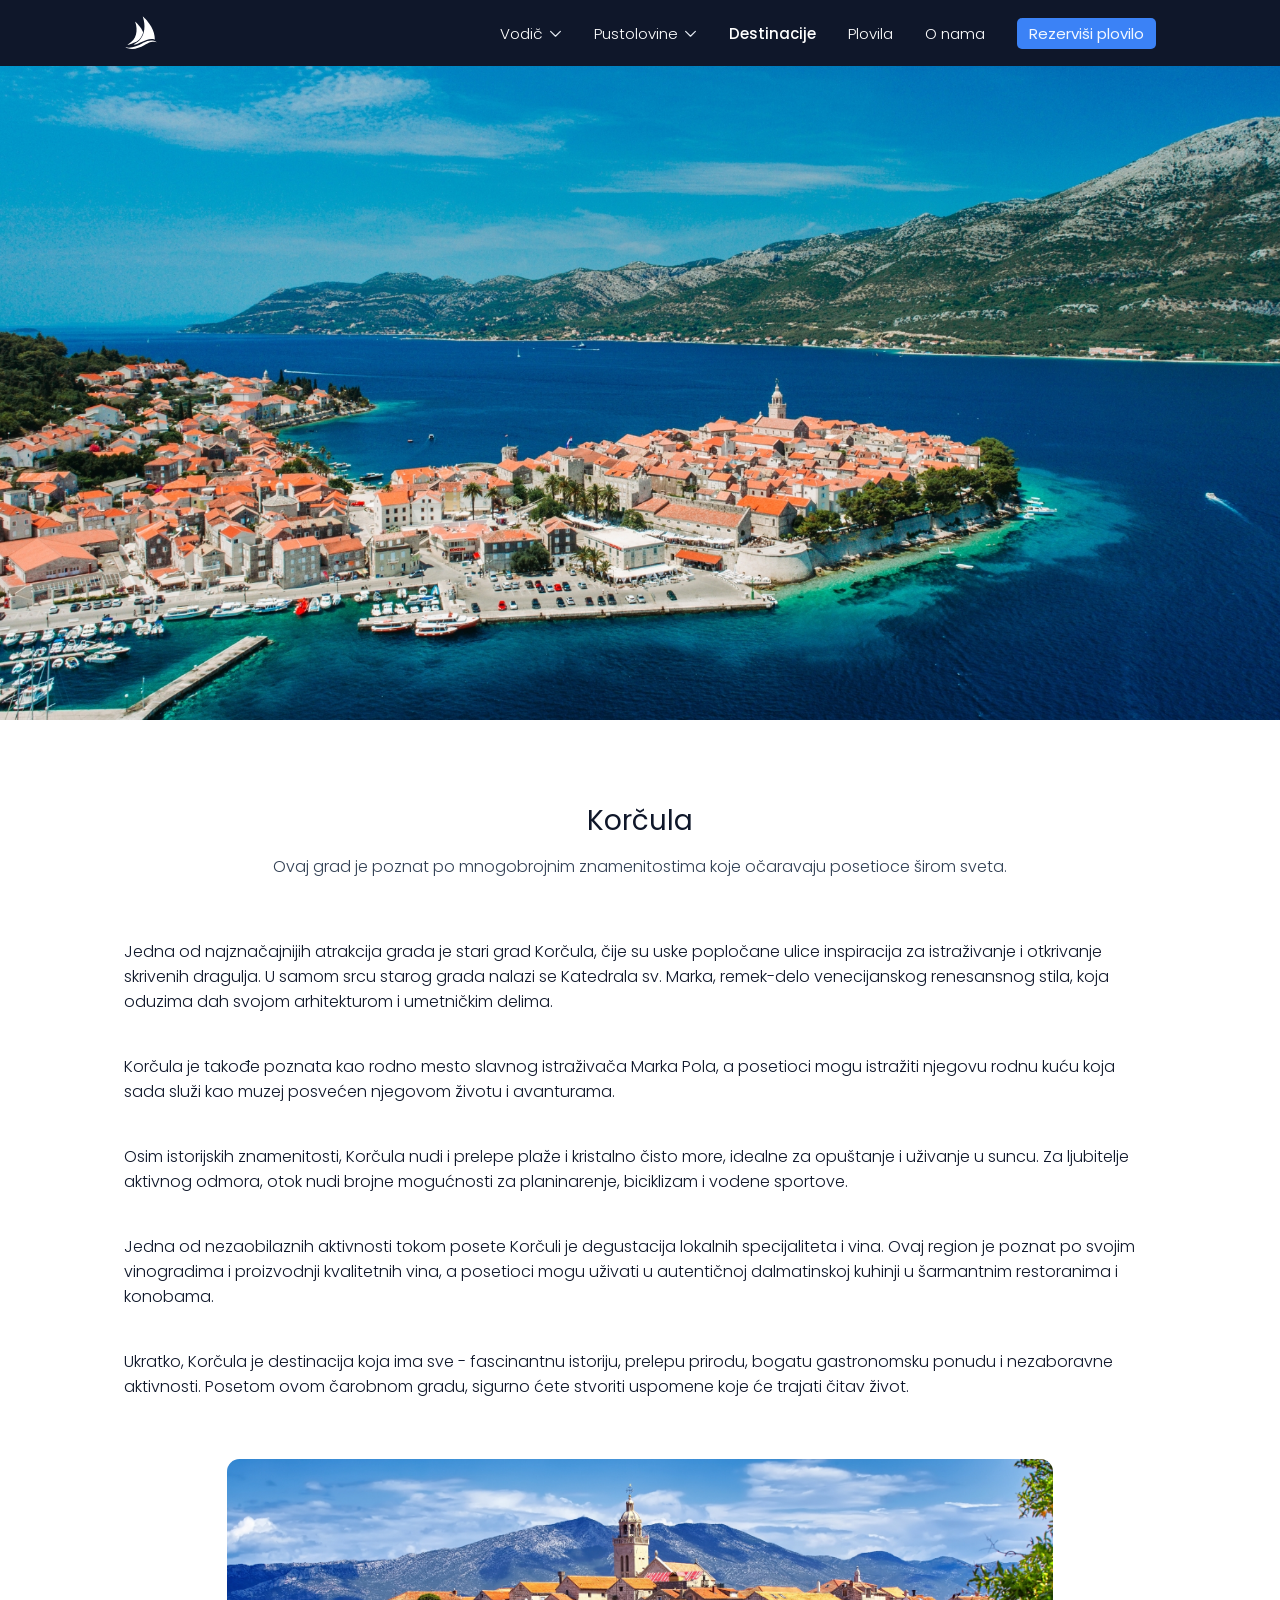
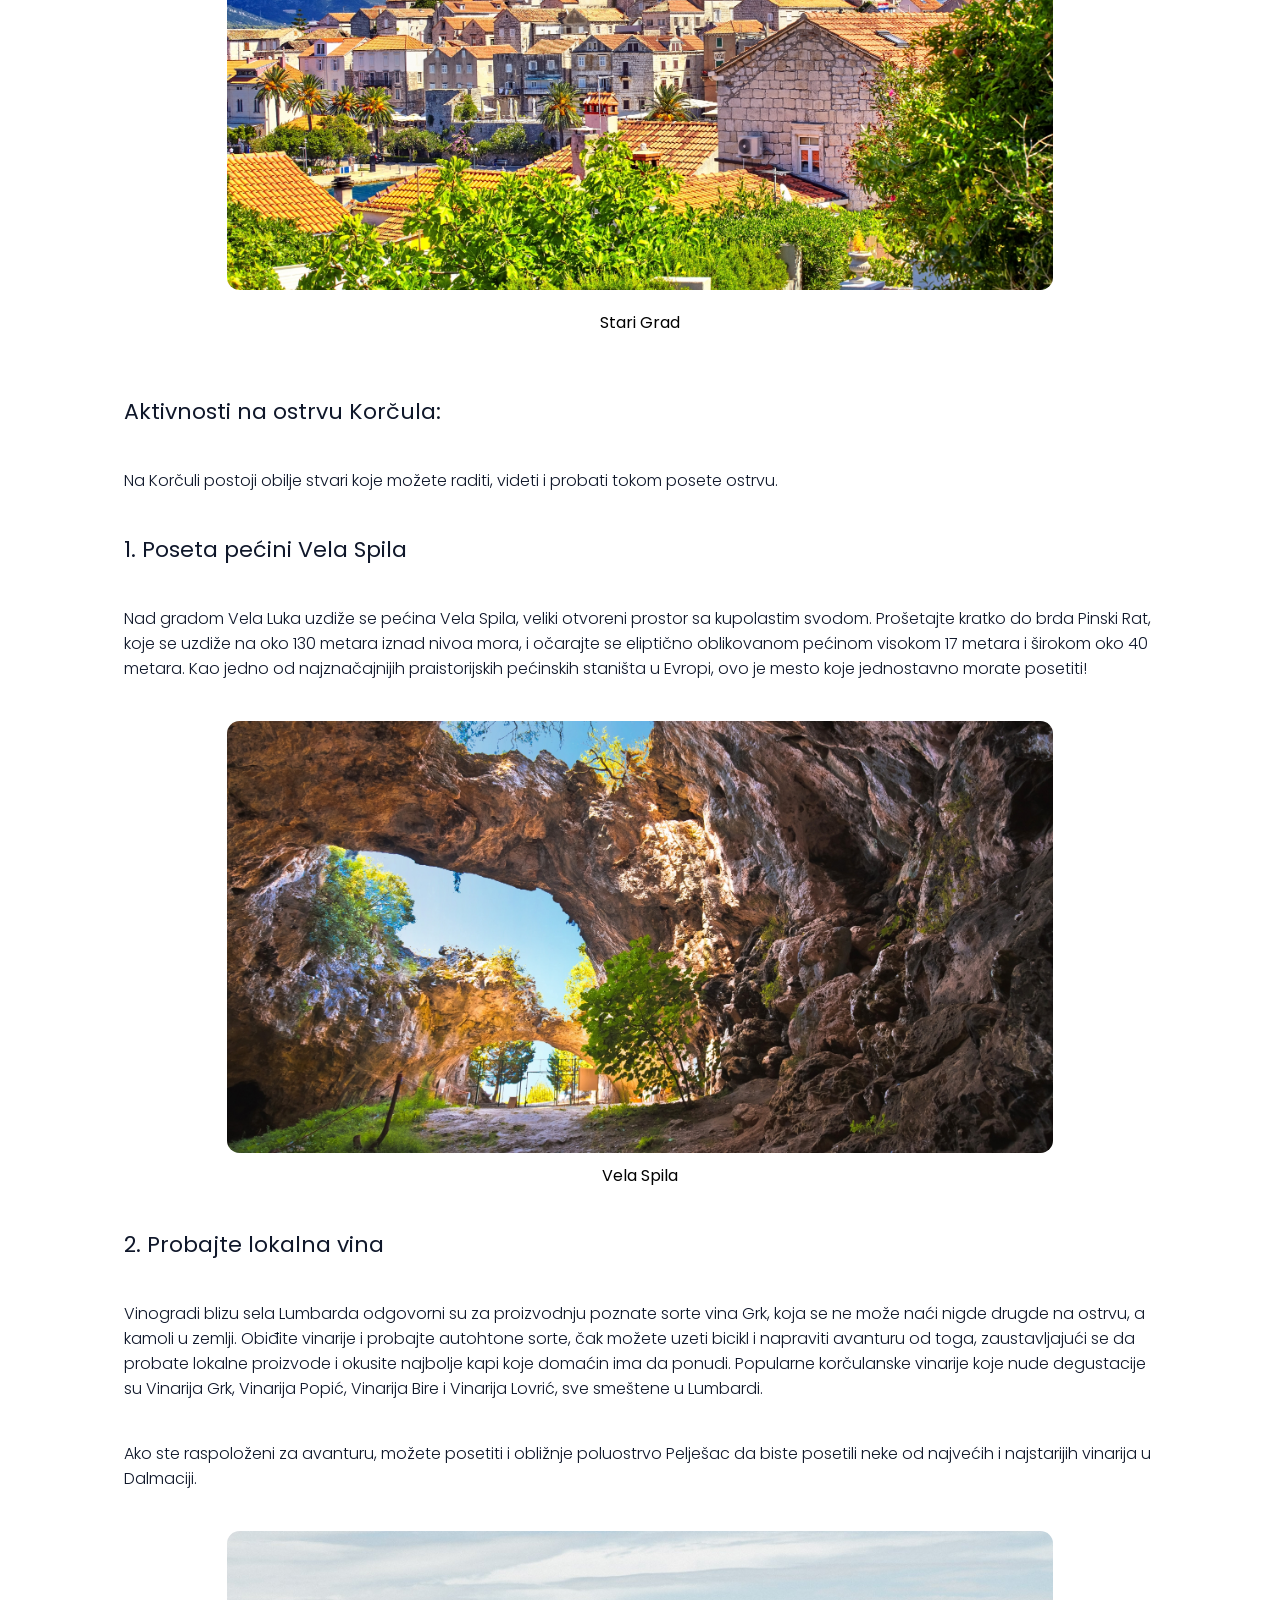
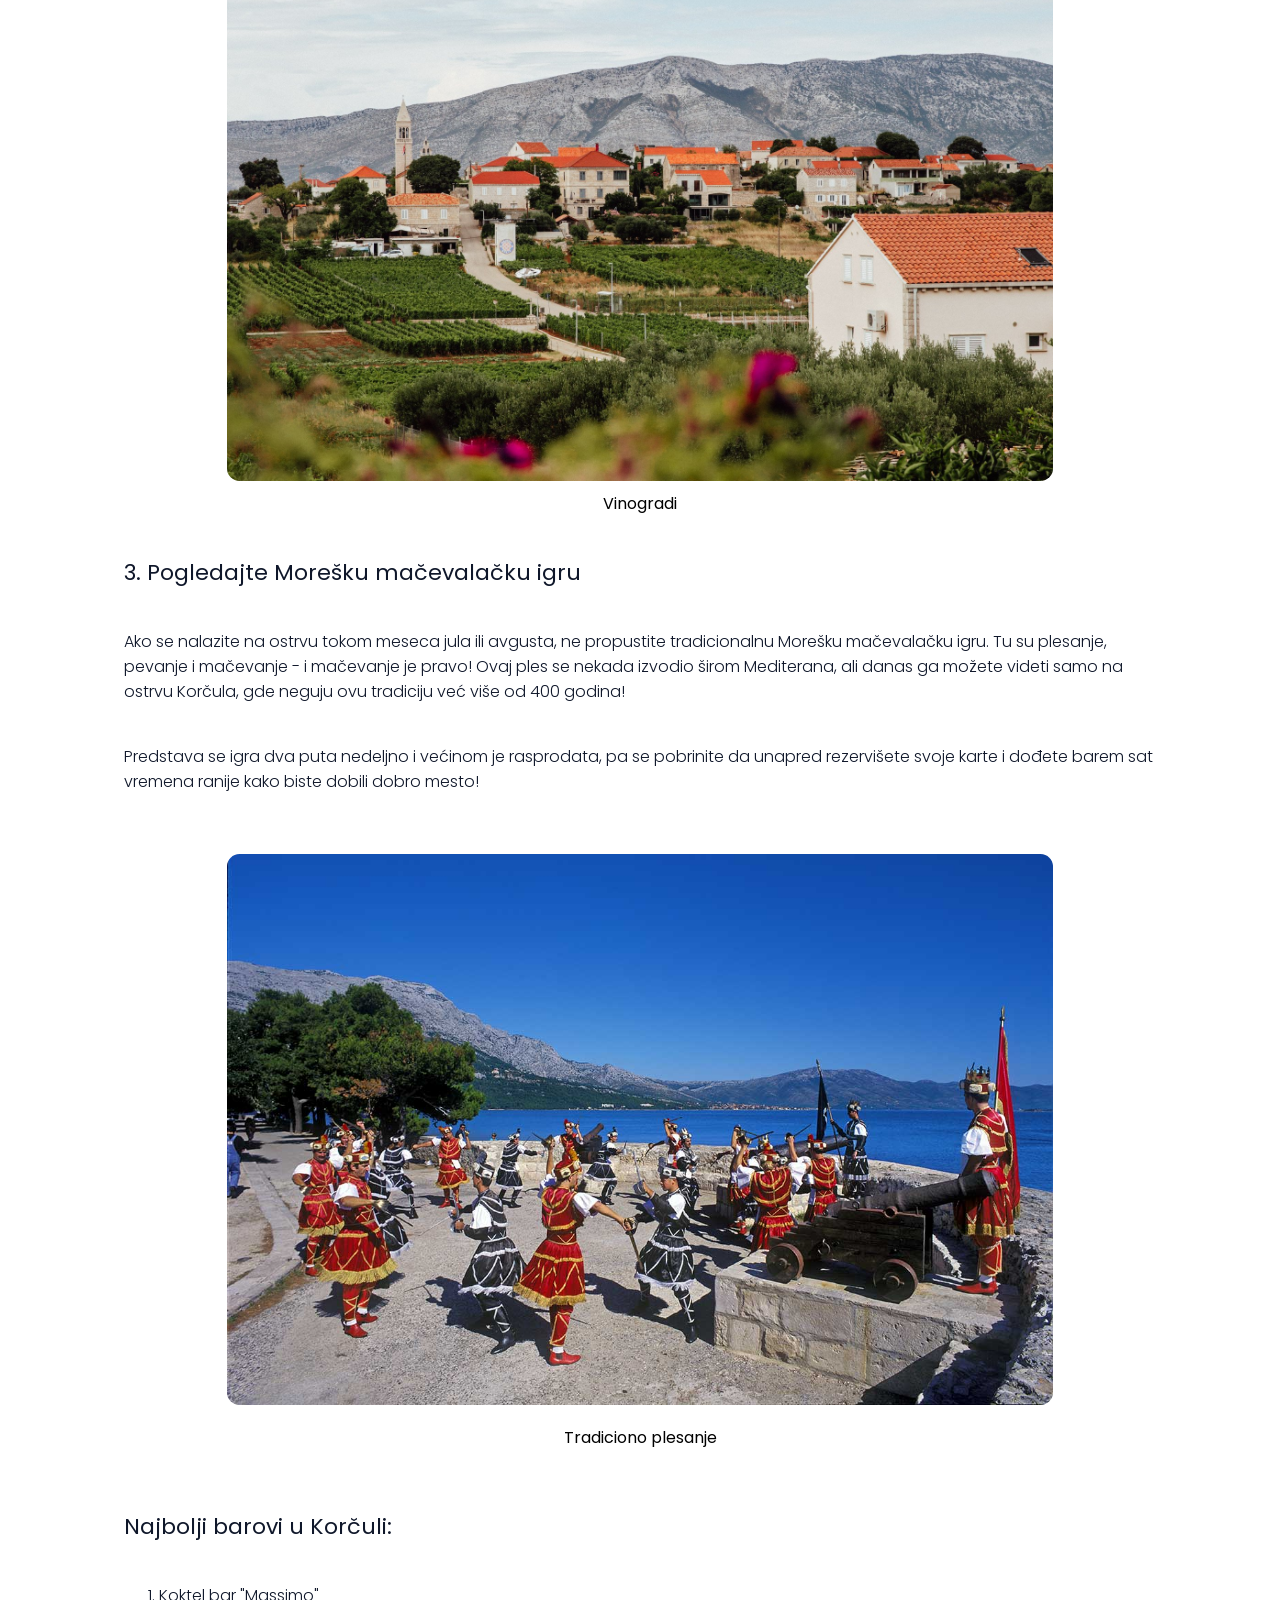
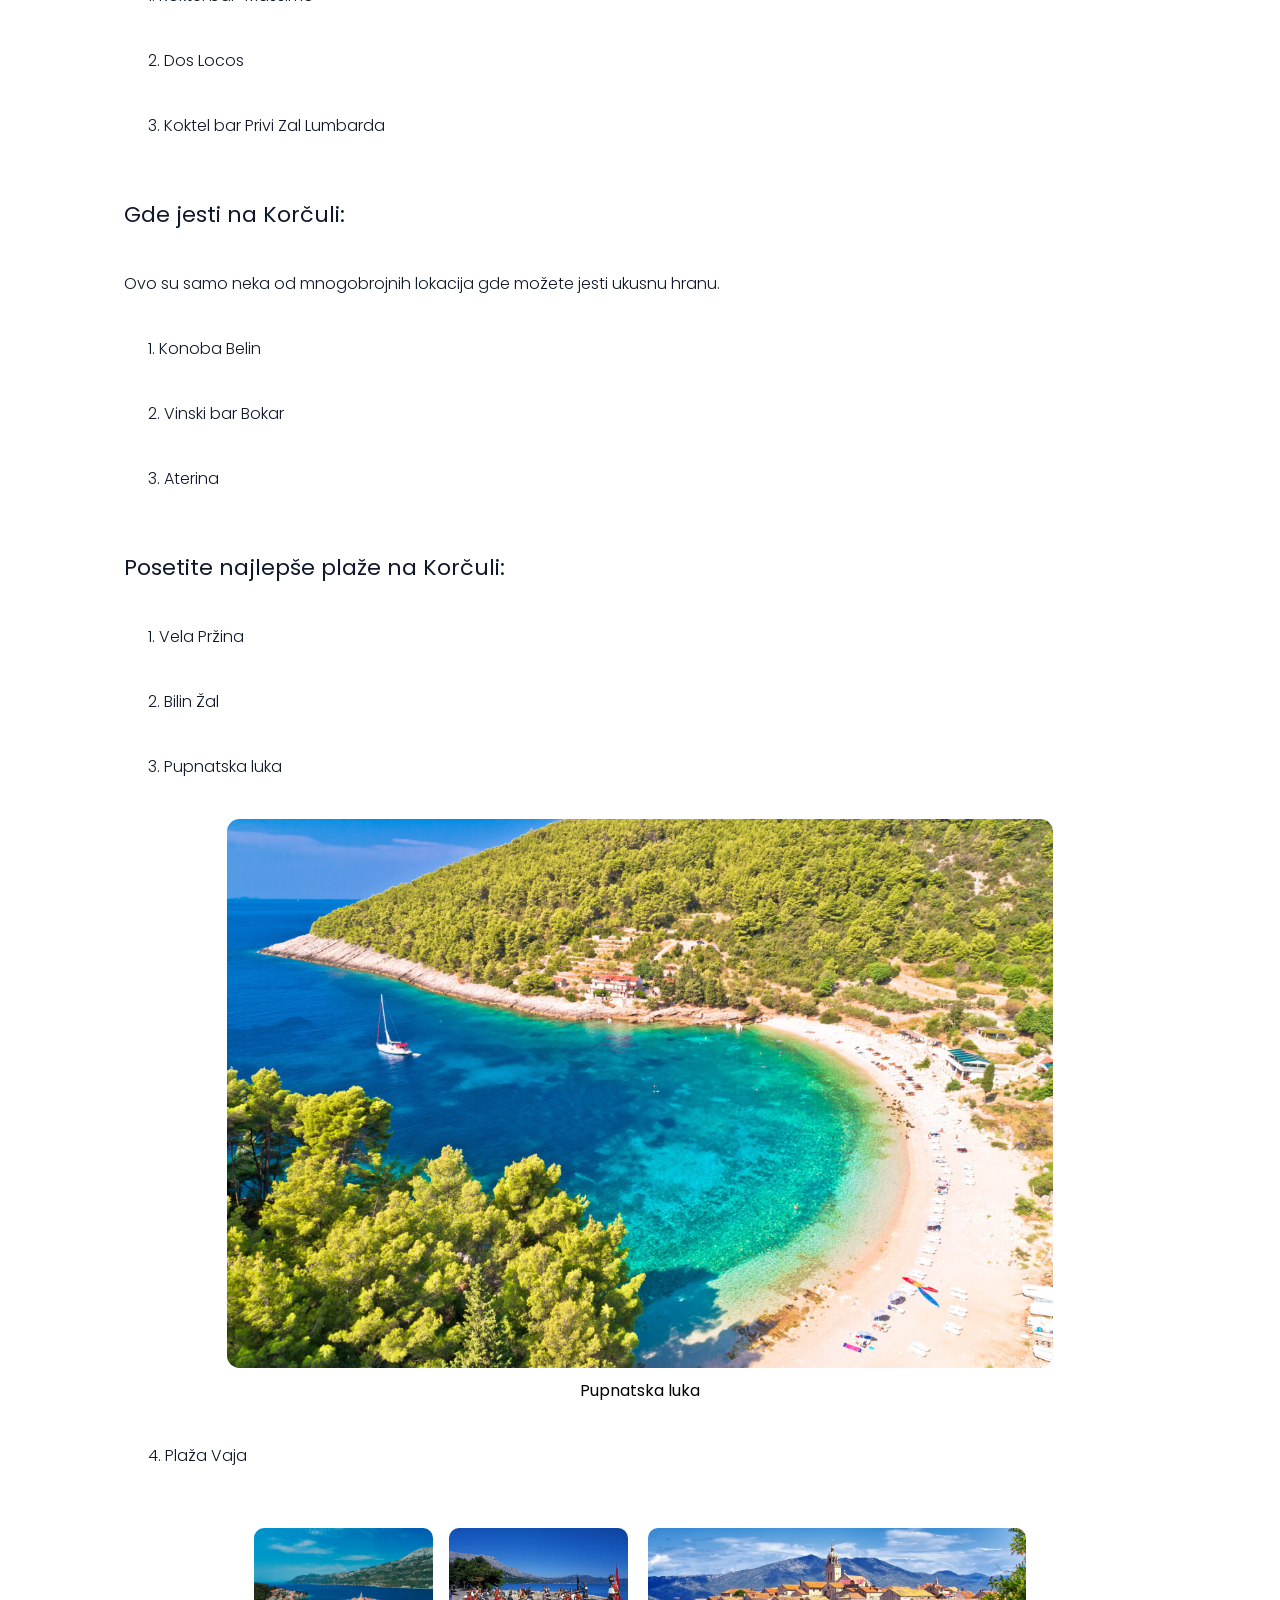
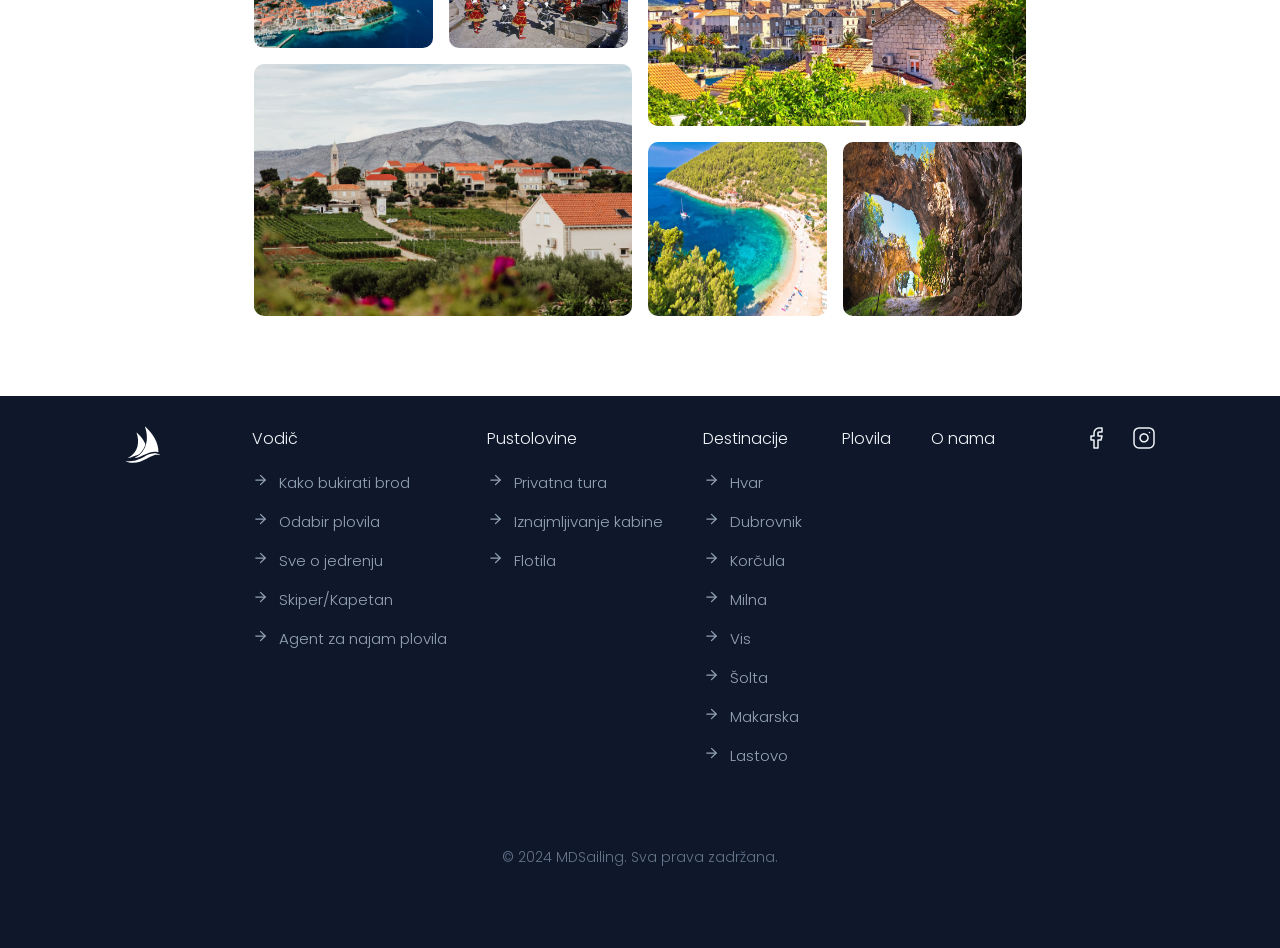
<file: korcula.html>
<!DOCTYPE html>
<html lang="sr">

<head>
    <meta charset="UTF-8">
    <meta name="viewport" content="width=device-width, initial-scale=1.0">
    <title>MD Sailing - Korčula</title>
    <link rel="stylesheet" href="style.css">
    <link rel="preconnect" href="https://fonts.googleapis.com">
    <link rel="preconnect" href="https://fonts.gstatic.com" crossorigin>
    <link href="https://fonts.googleapis.com/css2?family=Poppins:wght@300;400;500;600&display=swap" rel="stylesheet">
    <link rel="icon" type="image/x-icon" href="./assets/logo/Logo.ico">
</head>

<body>
    <header class="header">
        <nav class="header__nav">
            <a class="header__logo-link" href="/index" >
                <img class="header__logo" src="./assets/svgs/logo-temp.svg" alt="logo" />
            </a>
            <ul class="header__list">
                <li class="header__item header__item__dropdown" id="vodic">
                    <a class="header__anchor">
                        Vodič
                    </a>
                    <img class="header__item__arrow" id="vodic-arrow" src="./assets/svgs/arrow-down.svg" alt="strelica na dole" />
                </li>
                <li class="header__item header__item__dropdown" id="pustolovine">
                    <a class="header__anchor">
                        Pustolovine
                    </a>
                    <img class="header__item__arrow" id="pustolovine-arrow" src="./assets/svgs/arrow-down.svg" alt="strelica na dole" />
                </li>
                <li class="header__item">
                    <a href="/destinacije" class="header__anchor header__anchor__selected">
                        Destinacije
                    </a>
                </li>
                <li class="header__item">
                    <a href="/plovila" class="header__anchor">
                        Plovila
                    </a>
                </li>
                <li class="header__item">
                    <a href="/o-nama" class="header__anchor">
                        O nama
                    </a>
                </li>
                <li class="header__item">
                    <a href="/index#sailing-form" class="CTA CTA__default CTA__primary">
                        Rezerviši plovilo
                    </a>
                </li>
            </ul>
            <button class="header__button" id="burgerButton" aria-label="burger button">
                <hr class="header__hr" id="hr1">
                <hr class="header__hr" id="hr2">
                <hr class="header__hr" id="hr3">
            </button>
            <menu class="header__menu" id="menu">
                <li class="header__menu__item" id="vodic-hamburger">
                    <a class="header__menu__anchor"> Vodič </a>
                    <img class="header__item__arrow" id="vodic-hamburger-arrow" src="./assets/svgs/arrow-down.svg" alt="strelica na dole" />
                </li>
                <menu class="header__vodic-hamburger-menu" id="vodic-hamburger-menu" >
                    <a class="header__vodic-hamburger-menu__item" href="/vodic#link-1" >
                        <img class="header__vodic-hamburger-menu__icon" src="./assets/svgs/footer-sublink-arrow.svg" />
                        <p class="header__vodic-hamburger-menu__text" >Kako bukirati brod</p>
                    </a>
                    <a class="header__vodic-hamburger-menu__item" href="/vodic#link-2" >
                        <img class="header__vodic-hamburger-menu__icon" src="./assets/svgs/footer-sublink-arrow.svg" />
                        <p class="header__vodic-hamburger-menu__text" >Sve o jedrenju</p>
                    </a>
                    <a class="header__vodic-hamburger-menu__item" href="/vodic#link-3" >
                        <img class="header__vodic-hamburger-menu__icon" src="./assets/svgs/footer-sublink-arrow.svg" />
                        <p class="header__vodic-hamburger-menu__text" >Odabir plovila</p>
                    </a>
                    <a class="header__vodic-hamburger-menu__item" href="/vodic#link-4" >
                        <img class="header__vodic-hamburger-menu__icon" src="./assets/svgs/footer-sublink-arrow.svg" />
                        <p class="header__vodic-hamburger-menu__text" >Skiper / Kapetan</p>
                    </a>
                    <a class="header__vodic-hamburger-menu__item" href="/vodic#link-5" >
                        <img class="header__vodic-hamburger-menu__icon" src="./assets/svgs/footer-sublink-arrow.svg" />
                        <p class="header__vodic-hamburger-menu__text" >Agent za najam plovila</p>
                    </a>
                </menu>
                <li class="header__menu__item" id="pustolovine-hamburger">
                    <a class="header__menu__anchor"> Pustolovine
                    </a>
                    <img class="header__item__arrow" id="pustolovine-hamburger-arrow" src="./assets/svgs/arrow-down.svg" alt="strelica na dole" />
                </li>
                <menu class="header__pustolovine-hamburger-menu" id="pustolovine-hamburger-menu" >
                    <a class="header__pustolovine-hamburger-menu__item" href="/pustolovine#link-1" >
                        <img class="header__pustolovine-hamburger-menu__icon" src="./assets/svgs/footer-sublink-arrow.svg" />
                        <p class="header__pustolovine-hamburger-menu__text" >Privatna tura</p>
                    </a>
                    <a class="header__pustolovine-hamburger-menu__item" href="/pustolovine#link-2" >
                        <img class="header__pustolovine-hamburger-menu__icon" src="./assets/svgs/footer-sublink-arrow.svg" />
                        <p class="header__pustolovine-hamburger-menu__text" >Iznajmljivanje kabine</p>
                    </a>
                    <a class="header__pustolovine-hamburger-menu__item" href="/pustolovine#link-3" >
                        <img class="header__pustolovine-hamburger-menu__icon" src="./assets/svgs/footer-sublink-arrow.svg" />
                        <p class="header__pustolovine-hamburger-menu__text" >Flotila</p>
                    </a>
                </menu>
                <li class="header__menu__item">
                    <a href="/destinacije" class="header__menu__anchor"> Destinacije
                    </a>
                </li>
                <li class="header__menu__item">
                    <a href="/plovila" class="header__menu__anchor"> Plovila
                    </a>
                </li>
                <li class="header__menu__item">
                    <a href="/o-nama" class="header__menu__anchor"> O nama
                    </a>
                </li>
                <li class="header__menu__item">
                    <a href="/index#sailing-form" class="CTA CTA__small CTA__primary">
                        Rezerviši plovilo
                    </a>
                </li>
            </menu>
        </nav>
        <menu class="header__vodic-menu" id="vodic-menu">
            <a class="header__vodic-menu__item" href="/vodic#link-1" >
                <img class="header__vodic-menu__icon" src="./assets/svgs/vodic-icon-1.svg" />
                <p class="header__vodic-menu__text" >Kako bukirati brod</p>
            </a>
            <a class="header__vodic-menu__item" href="/vodic#link-2" >
                <img class="header__vodic-menu__icon" src="./assets/svgs/vodic-icon-2.svg" />
                <p class="header__vodic-menu__text" >Odabir plovila</p>
            </a>
            <a class="header__vodic-menu__item" href="/vodic#link-3" >
                <img class="header__vodic-menu__icon" src="./assets/svgs/vodic-icon-3.svg" />
                <p class="header__vodic-menu__text" >Sve o jedrenju</p>
            </a>
            <a class="header__vodic-menu__item" href="/vodic#link-4" >
                <img class="header__vodic-menu__icon" src="./assets/svgs/vodic-icon-4.svg" />
                <p class="header__vodic-menu__text" >Skiper / Kapetan</p>
            </a>
            <a class="header__vodic-menu__item" href="/vodic#link-5" >
                <img class="header__vodic-menu__icon" src="./assets/svgs/vodic-icon-5.svg" />
                <p class="header__vodic-menu__text" >Agent za najam plovila</p>
            </a>
        </menu>
        <menu class="header__pustolovine-menu" id="pustolovine-menu">
            <a class="header__pustolovine-menu__item" href="/pustolovine#link-1" >
                <img class="header__pustolovine-menu__icon" src="./assets/svgs/pustolovina-icon-1.svg" />
                <p class="header__pustolovine-menu__text" >Privatna tura</p>
            </a>
            <a class="header__pustolovine-menu__item" href="/pustolovine#link-2" >
                <img class="header__pustolovine-menu__icon" src="./assets/svgs/pustolovina-icon-2.svg" />
                <p class="header__pustolovine-menu__text" >Iznajmljivanje kabine</p>
            </a>
            <a class="header__pustolovine-menu__item" href="/pustolovine#link-3" >
                <img class="header__pustolovine-menu__icon" src="./assets/svgs/pustolovina-icon-3.svg" />
                <p class="header__pustolovine-menu__text" >Flotila</p>
            </a>
        </menu>
    </header>
    <section class="section-hero section-hero-mini section-hero-ostrvo-1" id="korcula">
        <div class="section-hero__text">
      
        </div>
    </section>
    <section class="section-content-ostrvo-1 section" >
        <div class="section__heading">
            <h2 class="heading__h2 heading__h2__lightmode" > Korčula </h2>
            <p class="paragraph__subheading-h2 paragraph__subheading-h2__lightmode" >  Ovaj grad je poznat po mnogobrojnim znamenitostima koje očaravaju posetioce širom sveta.</p>
        </div>
        <div class="section-content-ostrvo-1__content">
            <article class="section-content-ostrvo-1__content__article">
                <p class="section-content-ostrvo-1__content__paragraph">Jedna od najznačajnijih atrakcija grada je stari grad Korčula, čije su uske popločane ulice inspiracija za istraživanje i otkrivanje skrivenih dragulja. U samom srcu starog grada nalazi se Katedrala sv. Marka, remek-delo venecijanskog renesansnog stila, koja oduzima dah svojom arhitekturom i umetničkim delima.</p>
                <p class="section-content-ostrvo-1__content__paragraph" >Korčula je takođe poznata kao rodno mesto slavnog istraživača Marka Pola, a posetioci mogu istražiti njegovu rodnu kuću koja sada služi kao muzej posvećen njegovom životu i avanturama.</p>
                <p class="section-content-ostrvo-1__content__paragraph" >Osim istorijskih znamenitosti, Korčula nudi i prelepe plaže i kristalno čisto more, idealne za opuštanje i uživanje u suncu. Za ljubitelje aktivnog odmora, otok nudi brojne mogućnosti za planinarenje, biciklizam i vodene sportove.</p>
                <p class="section-content-ostrvo-1__content__paragraph" >Jedna od nezaobilaznih aktivnosti tokom posete Korčuli je degustacija lokalnih specijaliteta i vina. Ovaj region je poznat po svojim vinogradima i proizvodnji kvalitetnih vina, a posetioci mogu uživati u autentičnoj dalmatinskoj kuhinji u šarmantnim restoranima i konobama.
                </p>
                <p class="section-content-ostrvo-1__content__paragraph" >Ukratko, Korčula je destinacija koja ima sve - fascinantnu istoriju, prelepu prirodu, bogatu gastronomsku ponudu i nezaboravne aktivnosti. Posetom ovom čarobnom gradu, sigurno ćete stvoriti uspomene koje će trajati čitav život.
                </p>
            </article>
            <div class="section-content-ostrvo-1__content__images">
                <img class="section-content-ostrvo-1__content__image" src="./assets/images/korcula/old town korcula.jpg" />
            </div>
            <p class="section-content-ostrvo-1__desc desc-more">Stari Grad</p>
            <article class="section-content-ostrvo-1__content__article">
                <h3 class="section-content-ostrvo-1__content__heading" >Aktivnosti na ostrvu Korčula:</h3>
                <p class="section-content-ostrvo-1__content__paragraph">
                    Na Korčuli postoji obilje stvari koje možete raditi, videti i probati tokom posete ostrvu.
                </p>
                <h3 class="section-content-ostrvo-1__content__heading" >1. Poseta pećini Vela Spila</h3>
                <p class="section-content-ostrvo-1__content__paragraph" >
                    Nad gradom Vela Luka uzdiže se pećina Vela Spila, veliki otvoreni prostor sa kupolastim svodom. Prošetajte kratko do brda Pinski Rat, koje se uzdiže na oko 130 metara iznad nivoa mora, i očarajte se eliptično oblikovanom pećinom visokom 17 metara i širokom oko 40 metara. Kao jedno od najznačajnijih praistorijskih pećinskih staništa u Evropi, ovo je mesto koje jednostavno morate posetiti!
                </p>
                <div class="section-content-ostrvo-1__content__images">
                    <img class="section-content-ostrvo-1__content__image" src="./assets/images/korcula/vela spila.jpg" />
                </div>
                <p class="section-content-ostrvo-1__desc">Vela Spila</p>
                <h3 class="section-content-ostrvo-1__content__heading" >2. Probajte lokalna vina</h3>
                <p class="section-content-ostrvo-1__content__paragraph" >
                    Vinogradi blizu sela Lumbarda odgovorni su za proizvodnju poznate sorte vina Grk, koja se ne može naći nigde drugde na ostrvu, a kamoli u zemlji. Obiđite vinarije i probajte autohtone sorte, čak možete uzeti bicikl i napraviti avanturu od toga, zaustavljajući se da probate lokalne proizvode i okusite najbolje kapi koje domaćin ima da ponudi. Popularne korčulanske vinarije koje nude degustacije su Vinarija Grk, Vinarija Popić, Vinarija Bire i Vinarija Lovrić, sve smeštene u Lumbardi.
                </p>
                <p class="section-content-ostrvo-1__content__paragraph" >
                    Ako ste raspoloženi za avanturu, možete posetiti i obližnje poluostrvo Pelješac da biste posetili neke od najvećih i najstarijih vinarija u Dalmaciji.
                </p>
                <div class="section-content-ostrvo-1__content__images">
                    <img class="section-content-ostrvo-1__content__image" src="./assets/images/korcula/Korcula vinograd.jpg" />
                </div>
                <p class="section-content-ostrvo-1__desc">Vinogradi</p>
                <h3 class="section-content-ostrvo-1__content__heading" >3. Pogledajte Morešku mačevalačku igru</h3>
                <p class="section-content-ostrvo-1__content__paragraph" >
                    Ako se nalazite na ostrvu tokom meseca jula ili avgusta, ne propustite tradicionalnu Morešku mačevalačku igru. Tu su plesanje, pevanje i mačevanje - i mačevanje je pravo! Ovaj ples se nekada izvodio širom Mediterana, ali danas ga možete videti samo na ostrvu Korčula, gde neguju ovu tradiciju već više od 400 godina!
                </p>
                <p class="section-content-ostrvo-1__content__paragraph" >
                    Predstava se igra dva puta nedeljno i većinom je rasprodata, pa se pobrinite da unapred rezervišete svoje karte i dođete barem sat vremena ranije kako biste dobili dobro mesto!
                </p>
            </article>
            <div class="section-content-ostrvo-1__content__images">
                <img class="section-content-ostrvo-1__content__image" src="./assets/images/korcula/korcula ples.jpg" />
            </div>
            <p class="section-content-ostrvo-1__desc desc-more">Tradiciono plesanje</p>
            <article class="section-content-ostrvo-1__content__article">
                <h3 class="section-content-ostrvo-1__content__heading" >Najbolji barovi u Korčuli:</h3>
                <p class="section-content-ostrvo-1__content__paragraph" >
                    &nbsp &nbsp &nbsp 1. Koktel bar  "Massimo"
                </p>    
                <p class="section-content-ostrvo-1__content__paragraph" >
                    &nbsp &nbsp &nbsp 2. Dos Locos
                </p>  
                <p class="section-content-ostrvo-1__content__paragraph" >
                    &nbsp &nbsp &nbsp 3. Koktel bar Privi Zal Lumbarda
                </p>
                    <!-- <ul class="section-content__blog__section__list" >
                        <li class="section-content__blog__section__item" >
                            <p class="section-content__blog__section__paragraph" >Carpe Diem</p>
                        </li>
                        <li class="section-content__blog__section__item" >
                            <p class="section-content__blog__section__paragraph" >Nautica Bar</p>
                        </li>
                        <li class="section-content__blog__section__item" >
                            <p class="section-content__blog__section__paragraph" >Hula Hula Bar</p>
                        </li>
                    </ul> -->
            </article>
            <article class="section-content-ostrvo-1__content__article">
                <h3 class="section-content-ostrvo-1__content__heading" >Gde jesti na Korčuli:</h3>
                <p class="section-content-ostrvo-1__content__paragraph" >Ovo su samo neka od mnogobrojnih lokacija gde možete jesti ukusnu hranu.
                </p>  
                    <p class="section-content-ostrvo-1__content__paragraph" >
                        &nbsp &nbsp &nbsp 1. Konoba Belin
                    </p>    
                    <p class="section-content-ostrvo-1__content__paragraph" >
                        &nbsp &nbsp &nbsp 2. Vinski bar Bokar
                    </p>  
                    <p class="section-content-ostrvo-1__content__paragraph" >
                        &nbsp &nbsp &nbsp 3. Aterina
                    </p> 
                    <!-- <ul class="section-content__blog__section__list" >
                        <li class="section-content__blog__section__item" >
                            <p class="section-content__blog__section__paragraph" >Mizarola</p>
                        </li>
                        <li class="section-content__blog__section__item" >
                            <p class="section-content__blog__section__paragraph" >Apetti</p>
                        </li>
                        <li class="section-content__blog__section__item" >
                            <p class="section-content__blog__section__paragraph" >Divino</p>
                        </li>
                    </ul> -->
            </article>
            <article class="section-content-ostrvo-1__content__article">
                <h3 class="section-content-ostrvo-1__content__heading" >Posetite najlepše plaže na Korčuli:</h3>              
                <p class="section-content-ostrvo-1__content__paragraph" >
                    &nbsp &nbsp &nbsp 1. Vela Pržina
                </p>    
                <p class="section-content-ostrvo-1__content__paragraph" >
                    &nbsp &nbsp &nbsp 2. Bilin Žal
                </p>  
                <p class="section-content-ostrvo-1__content__paragraph" >
                    &nbsp &nbsp &nbsp 3. Pupnatska luka
                </p> 
                <div class="section-content-ostrvo-1__content__images">
                    <img class="section-content-ostrvo-1__content__image" src="./assets/images/korcula/Pupnatska Luka.jpg" />
                </div>
                <p class="section-content-ostrvo-1__desc">Pupnatska luka</p>
                <p class="section-content-ostrvo-1__content__paragraph" >
                    &nbsp &nbsp &nbsp 4. Plaža Vaja
                </p>
                <!-- <ul class="section-content__blog__section__list" >
                    <li class="section-content__blog__section__item" >
                        <p class="section-content__blog__section__paragraph" >Pokonji dol</p>
                    </li>
                    <li class="section-content__blog__section__item" >
                        <p class="section-content__blog__section__paragraph" >Mekičevica plaža</p>
                    </li>
                    <li class="section-content__blog__section__item" >
                        <p class="section-content__blog__section__paragraph" >Dubovica</p>
                    </li>
                </ul> -->
            
            </article>
            <div class="section-gallery__gallery">
                <div class="section-gallery__gallery__column">
                    <div class="section-gallery__gallery__row">
                        <img class="section-gallery__gallery__image-2" src="./assets/images/korcula/1.jpg" />
                        <img class="section-gallery__gallery__image-2" src="./assets/images/korcula/korcula ples.jpg" />
                    </div>
                    <div class="section-gallery__gallery__row-large">
                        <img class="section-gallery__gallery__image" src="./assets/images/korcula/Korcula vinograd.jpg" />
                    </div>
                </div>
                <div class="section-gallery__gallery__column">
                    <div class="section-gallery__gallery__row-large">
                        <img class="section-gallery__gallery__image" src="./assets/images/korcula/old town korcula.jpg" />
                    </div>
                    <div class="section-gallery__gallery__row">
                        <img class="section-gallery__gallery__image-2" src="./assets/images/korcula/Pupnatska Luka.jpg" />
                        <img class="section-gallery__gallery__image-2" src="./assets/images/korcula/vela spila.jpg" />
                    </div>
                </div>
            </div>
        </div>
        </div>
    </section>
    <footer class="footer" >
        <div class="footer__body">
            <div class="footer__mobile">
                <img class="footer__mobile__logo" src="./assets/svgs/logo-temp.svg" />
                <div class="footer__mobile__social">
                    <a class="footer__mobile__social__link" >
                        <img class="footer__mobile__social__icon" src="./assets/svgs/social-icon-1.svg" />
                    </a>
                    <a class="footer__mobile__social__link" href="https://www.instagram.com/mdsailing/" target="_blank">
                        <img class="footer__mobile__social__icon" src="./assets/svgs/social-icon-3.svg" />
                    </a>
                </div>
            </div>
            <img class="footer__logo" src="./assets/svgs/logo-temp.svg" />
            <ul class="footer__links">
                <div class="footer__divider">
                    <li class="footer__link" >
                        <p class="footer__link__title" >Vodič</p>
                        <ul class="footer__sublinks" >
                            <li class="footer__sublink" >
                                <img class="footer__sublink__arrow" src="./assets/svgs/footer-sublink-arrow.svg" />
                                <a class="footer__sublink__anchor" href="/vodic#link-1" >Kako bukirati brod</a>
                            </li>
                            <li class="footer__sublink" >
                                <img class="footer__sublink__arrow" src="./assets/svgs/footer-sublink-arrow.svg" />
                                <a class="footer__sublink__anchor" href="/vodic#link-2" >Odabir plovila</a>
                            </li>
                            <li class="footer__sublink" >
                                <img class="footer__sublink__arrow" src="./assets/svgs/footer-sublink-arrow.svg" />
                                <a class="footer__sublink__anchor" href="/vodic#link-3" >Sve o jedrenju</a>
                            </li>
                            <li class="footer__sublink" >
                                <img class="footer__sublink__arrow" src="./assets/svgs/footer-sublink-arrow.svg" />
                                <a class="footer__sublink__anchor" href="/vodic#link-4" >Skiper/Kapetan</a>
                            </li>
                            <li class="footer__sublink" >
                                <img class="footer__sublink__arrow" src="./assets/svgs/footer-sublink-arrow.svg" />
                                <a class="footer__sublink__anchor" href="/vodic#link-5" >Agent za najam plovila</a>
                            </li>
                        </ul>
                    </li>
                    <li class="footer__link" >
                        <p class="footer__link__title" >Pustolovine</p>
                        <ul class="footer__sublinks" >
                            <li class="footer__sublink" >
                                <img class="footer__sublink__arrow" src="./assets/svgs/footer-sublink-arrow.svg" />
                                <a class="footer__sublink__anchor" href="/pustolovine#link-1" >Privatna tura</a>
                            </li>
                            <li class="footer__sublink" >
                                <img class="footer__sublink__arrow" src="./assets/svgs/footer-sublink-arrow.svg" />
                                <a class="footer__sublink__anchor" href="/pustolovine#link-2" >Iznajmljivanje kabine</a>
                            </li>
                            <li class="footer__sublink" >
                                <img class="footer__sublink__arrow" src="./assets/svgs/footer-sublink-arrow.svg" />
                                <a class="footer__sublink__anchor" href="/pustolovine#link-3" >Flotila</a>
                            </li>
                        </ul>
                    </li>
                </div>
                <div class="footer__divider">
                    <li class="footer__link" >
                        <p class="footer__link__title" >Destinacije</p>
                        <ul class="footer__sublinks" >
                            <li class="footer__sublink" >
                                <img class="footer__sublink__arrow" src="./assets/svgs/footer-sublink-arrow.svg" />
                                <a class="footer__sublink__anchor" href="/hvar">Hvar</a>
                            </li>
                            <li class="footer__sublink" >
                                <img class="footer__sublink__arrow" src="./assets/svgs/footer-sublink-arrow.svg" />
                                <a class="footer__sublink__anchor" href="/dubrovnik" >Dubrovnik</a>
                            </li>
                            <li class="footer__sublink" >
                                <img class="footer__sublink__arrow" src="./assets/svgs/footer-sublink-arrow.svg" />
                                <a class="footer__sublink__anchor" href="/korcula" >Korčula</a>
                            </li>
                            <li class="footer__sublink" >
                                <img class="footer__sublink__arrow" src="./assets/svgs/footer-sublink-arrow.svg" />
                                <a class="footer__sublink__anchor" href="/milna">Milna</a>
                            </li>
                            <li class="footer__sublink" >
                                <img class="footer__sublink__arrow" src="./assets/svgs/footer-sublink-arrow.svg" />
                                <a class="footer__sublink__anchor" href="/vis" >Vis</a>
                            </li>
                            <li class="footer__sublink" >
                                <img class="footer__sublink__arrow" src="./assets/svgs/footer-sublink-arrow.svg" />
                                <a class="footer__sublink__anchor" href="/solta" >Šolta</a>
                            </li>
                            <li class="footer__sublink" >
                                <img class="footer__sublink__arrow" src="./assets/svgs/footer-sublink-arrow.svg" />
                                <a class="footer__sublink__anchor" href="/makarska" >Makarska</a>
                            </li>
                            <li class="footer__sublink" >
                                <img class="footer__sublink__arrow" src="./assets/svgs/footer-sublink-arrow.svg" />
                                <a class="footer__sublink__anchor" href="/lastovo" >Lastovo</a>
                            </li>
                        </ul>
                    </li>
                    <li class="footer__link" >
                        <a class="footer__link__title" href="/plovila" >Plovila</a>
                    </li>
                    <li class="footer__link" >
                        <a class="footer__link__title" href="/o-nama" >O nama</a>
                    </li>
                </div>
            </ul>
            <div class="footer__social">
                <a class="footer__social__link" >
                    <img class="footer__social__icon" src="./assets/svgs/social-icon-1.svg" />
                </a>
                <a class="footer__social__link" href="https://www.instagram.com/mdsailing/" target="_blank">
                    <img class="footer__social__icon" src="./assets/svgs/social-icon-3.svg" />
                </a>
            </div>
        </div>
        <div class="footer__copyright">
            <p class="footer__copyright__text">© 2024 MDSailing. Sva prava zadržana.</p>
        </div>
    </footer>
    <script src="./header.js" >
    </script>
</body>

</html>
</file>
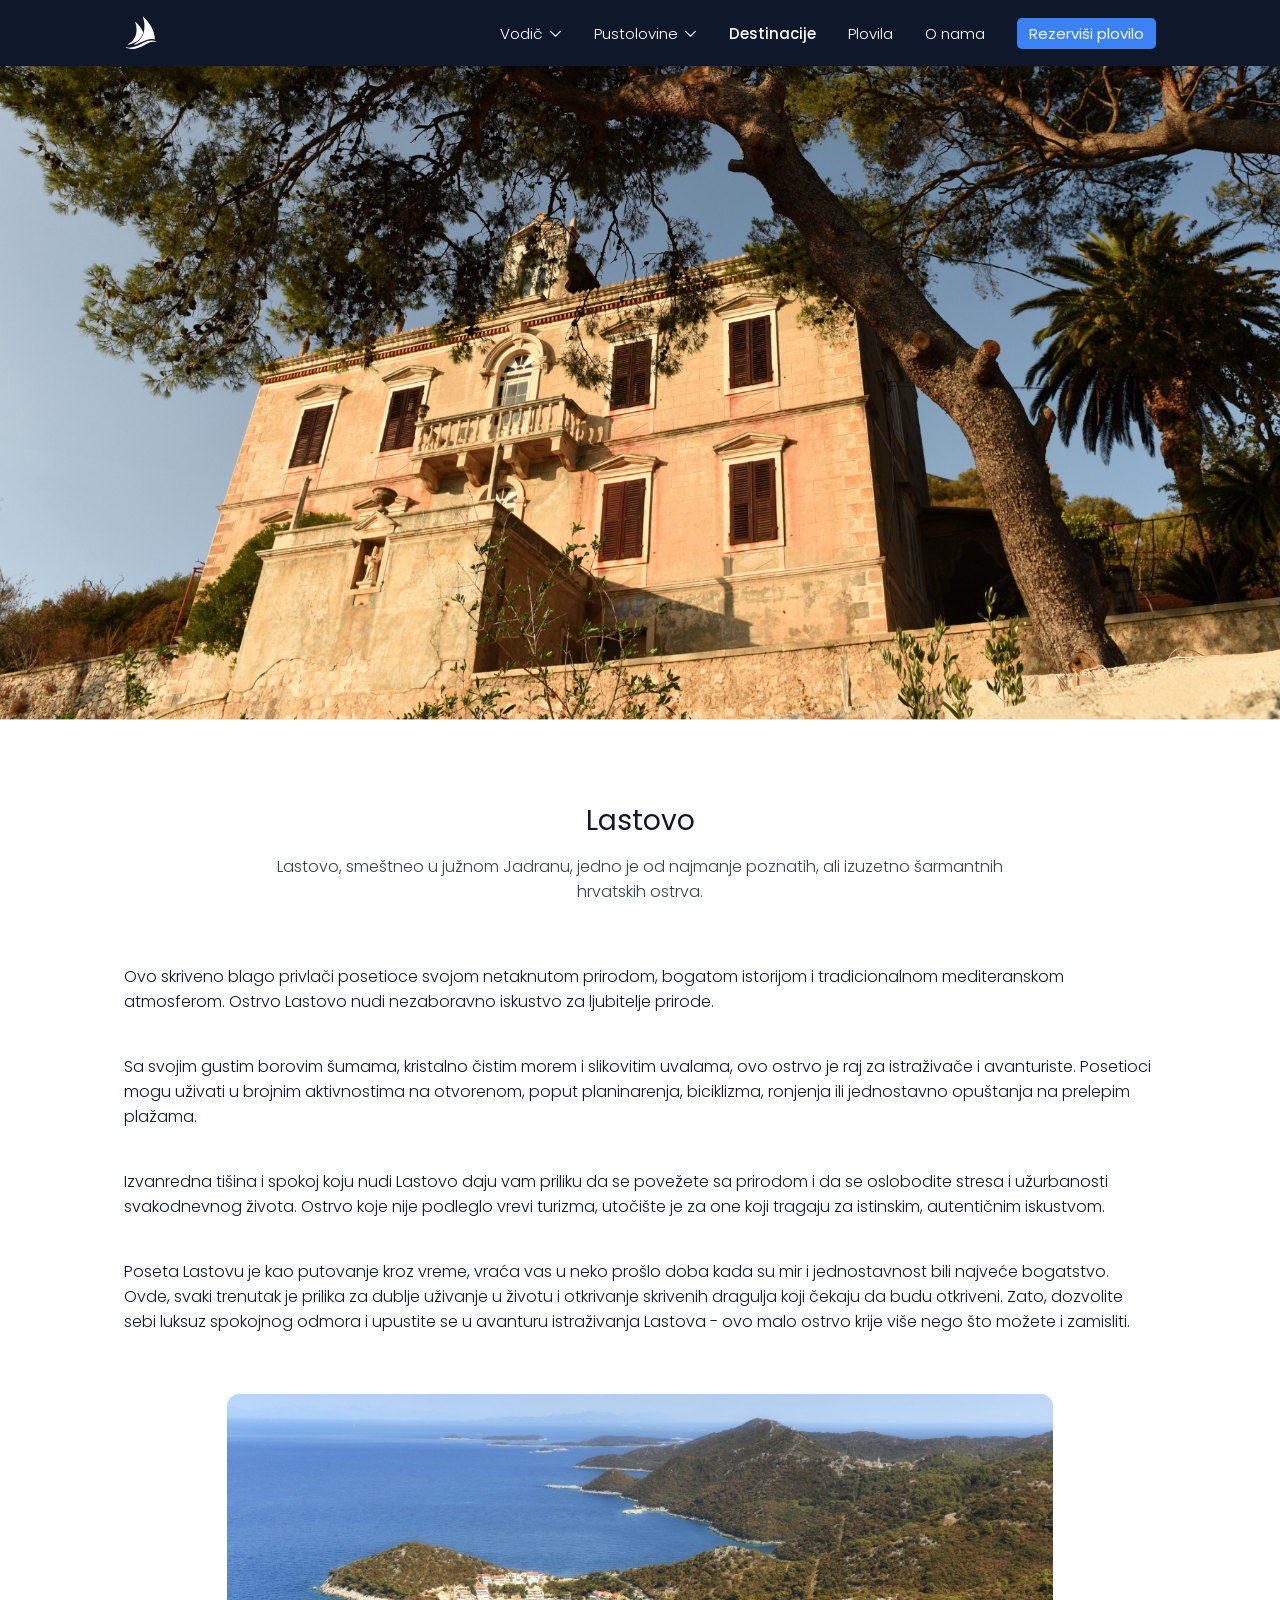
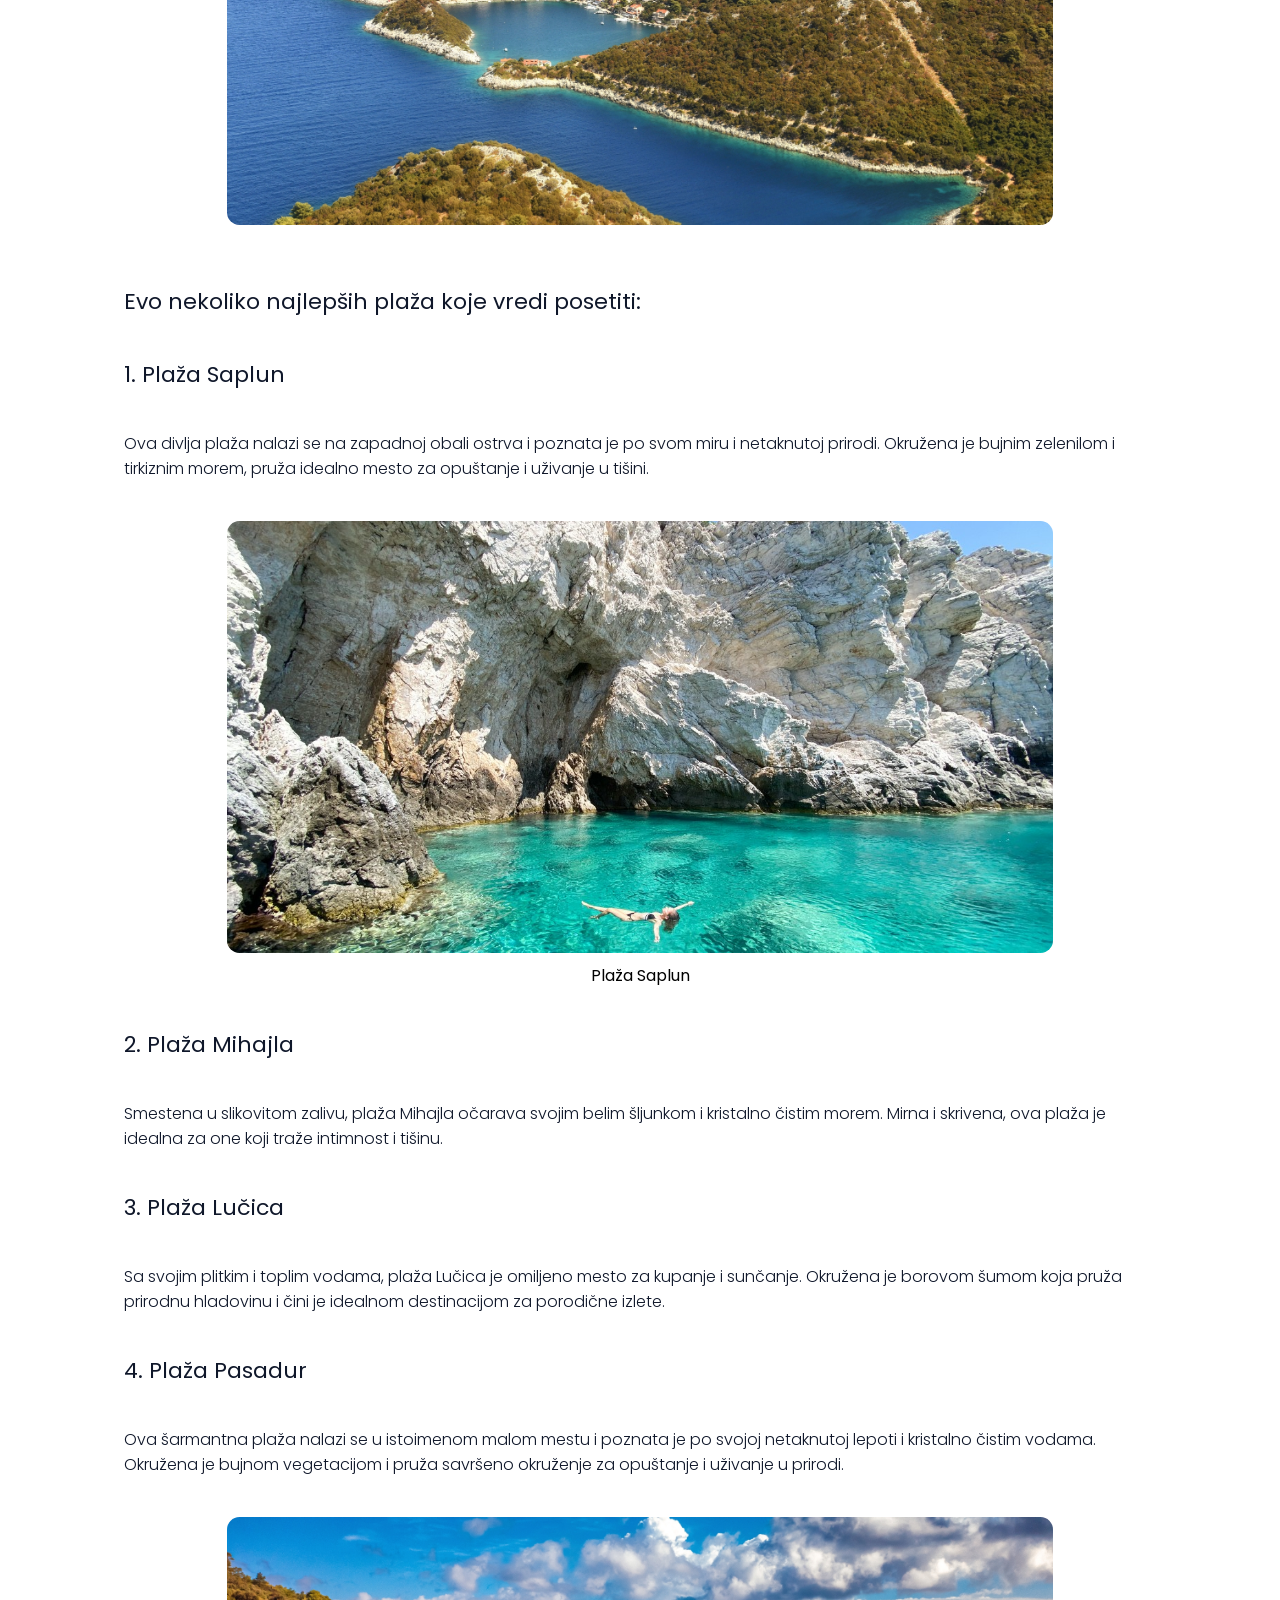
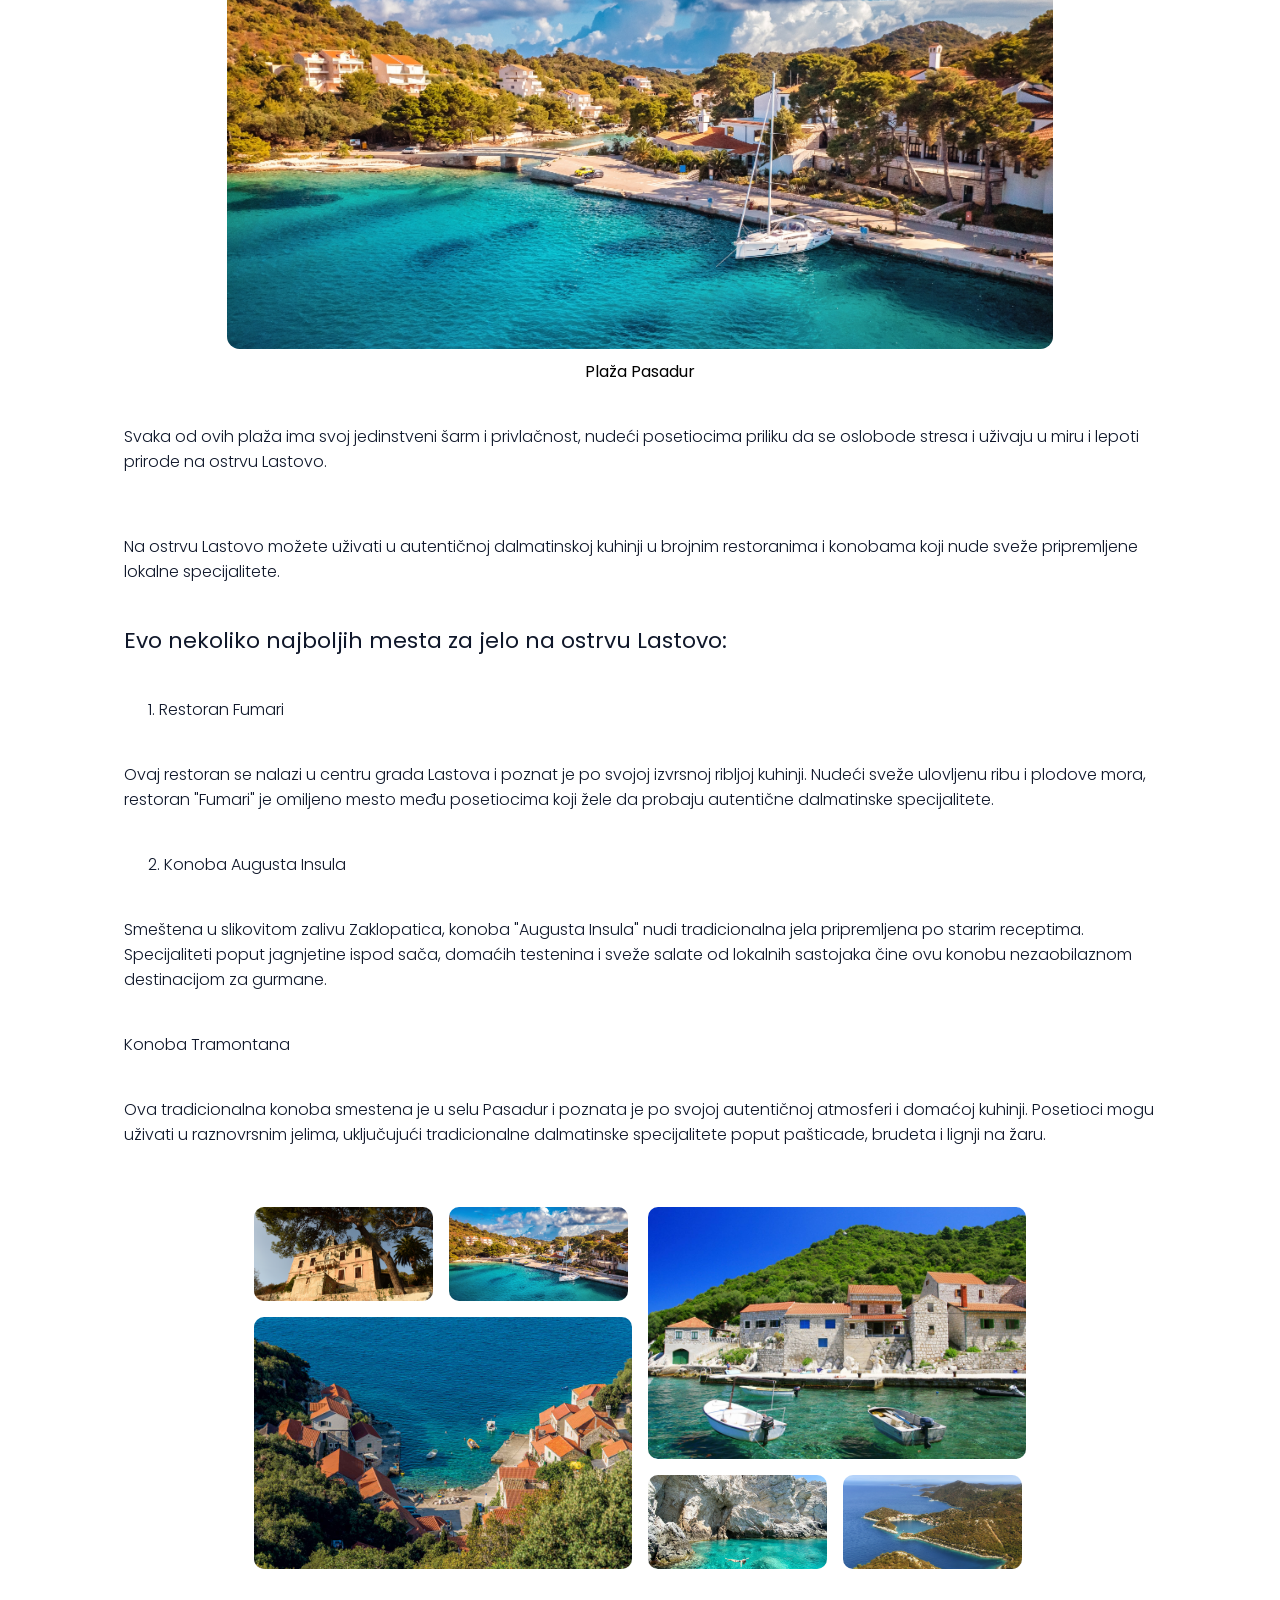
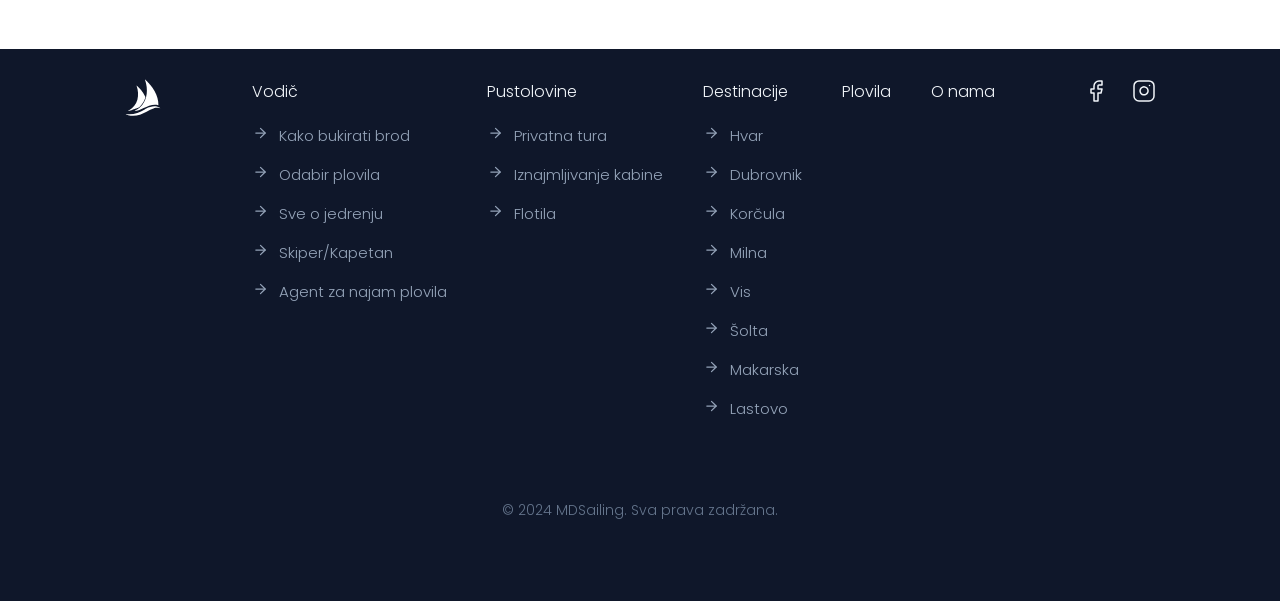
<file: lastovo.html>
<!DOCTYPE html>
<html lang="sr">

<head>
    <meta charset="UTF-8">
    <meta name="viewport" content="width=device-width, initial-scale=1.0">
    <title>MD Sailing - Lastovo</title>
    <link rel="stylesheet" href="style.css">
    <link rel="preconnect" href="https://fonts.googleapis.com">
    <link rel="preconnect" href="https://fonts.gstatic.com" crossorigin>
    <link href="https://fonts.googleapis.com/css2?family=Poppins:wght@300;400;500;600&display=swap" rel="stylesheet">
    <link rel="icon" type="image/x-icon" href="./assets/logo/Logo.ico">
</head>

<body>
    <header class="header">
        <nav class="header__nav">
            <a class="header__logo-link" href="/index">
                <img class="header__logo" src="./assets/svgs/logo-temp.svg" alt="logo" />
            </a>
            <ul class="header__list">
                <li class="header__item header__item__dropdown" id="vodic">
                    <a class="header__anchor">
                        Vodič
                    </a>
                    <img class="header__item__arrow" id="vodic-arrow" src="./assets/svgs/arrow-down.svg"
                        alt="strelica na dole" />
                </li>
                <li class="header__item header__item__dropdown" id="pustolovine">
                    <a class="header__anchor">
                        Pustolovine
                    </a>
                    <img class="header__item__arrow" id="pustolovine-arrow" src="./assets/svgs/arrow-down.svg"
                        alt="strelica na dole" />
                </li>
                <li class="header__item">
                    <a href="/destinacije" class="header__anchor header__anchor__selected">
                        Destinacije
                    </a>
                </li>
                <li class="header__item">
                    <a href="/plovila" class="header__anchor">
                        Plovila
                    </a>
                </li>
                <li class="header__item">
                    <a href="/o-nama" class="header__anchor">
                        O nama
                    </a>
                </li>
                <li class="header__item">
                    <a href="/index#sailing-form" class="CTA CTA__default CTA__primary">
                        Rezerviši plovilo
                    </a>
                </li>
            </ul>
            <button class="header__button" id="burgerButton" aria-label="burger button">
                <hr class="header__hr" id="hr1">
                <hr class="header__hr" id="hr2">
                <hr class="header__hr" id="hr3">
            </button>
            <menu class="header__menu" id="menu">
                <li class="header__menu__item" id="vodic-hamburger">
                    <a class="header__menu__anchor"> Vodič </a>
                    <img class="header__item__arrow" id="vodic-hamburger-arrow" src="./assets/svgs/arrow-down.svg"
                        alt="strelica na dole" />
                </li>
                <menu class="header__vodic-hamburger-menu" id="vodic-hamburger-menu">
                    <a class="header__vodic-hamburger-menu__item" href="/vodic#link-1">
                        <img class="header__vodic-hamburger-menu__icon" src="./assets/svgs/footer-sublink-arrow.svg" />
                        <p class="header__vodic-hamburger-menu__text">Kako bukirati brod</p>
                    </a>
                    <a class="header__vodic-hamburger-menu__item" href="/vodic#link-2">
                        <img class="header__vodic-hamburger-menu__icon" src="./assets/svgs/footer-sublink-arrow.svg" />
                        <p class="header__vodic-hamburger-menu__text">Sve o jedrenju</p>
                    </a>
                    <a class="header__vodic-hamburger-menu__item" href="/vodic#link-3">
                        <img class="header__vodic-hamburger-menu__icon" src="./assets/svgs/footer-sublink-arrow.svg" />
                        <p class="header__vodic-hamburger-menu__text">Odabir plovila</p>
                    </a>
                    <a class="header__vodic-hamburger-menu__item" href="/vodic#link-4">
                        <img class="header__vodic-hamburger-menu__icon" src="./assets/svgs/footer-sublink-arrow.svg" />
                        <p class="header__vodic-hamburger-menu__text">Skiper / Kapetan</p>
                    </a>
                    <a class="header__vodic-hamburger-menu__item" href="/vodic#link-5">
                        <img class="header__vodic-hamburger-menu__icon" src="./assets/svgs/footer-sublink-arrow.svg" />
                        <p class="header__vodic-hamburger-menu__text">Agent za najam plovila</p>
                    </a>
                </menu>
                <li class="header__menu__item" id="pustolovine-hamburger">
                    <a class="header__menu__anchor"> Pustolovine
                    </a>
                    <img class="header__item__arrow" id="pustolovine-hamburger-arrow" src="./assets/svgs/arrow-down.svg"
                        alt="strelica na dole" />
                </li>
                <menu class="header__pustolovine-hamburger-menu" id="pustolovine-hamburger-menu">
                    <a class="header__pustolovine-hamburger-menu__item" href="/pustolovine#link-1">
                        <img class="header__pustolovine-hamburger-menu__icon"
                            src="./assets/svgs/footer-sublink-arrow.svg" />
                        <p class="header__pustolovine-hamburger-menu__text">Privatna tura</p>
                    </a>
                    <a class="header__pustolovine-hamburger-menu__item" href="/pustolovine#link-2">
                        <img class="header__pustolovine-hamburger-menu__icon"
                            src="./assets/svgs/footer-sublink-arrow.svg" />
                        <p class="header__pustolovine-hamburger-menu__text">Iznajmljivanje kabine</p>
                    </a>
                    <a class="header__pustolovine-hamburger-menu__item" href="/pustolovine#link-3">
                        <img class="header__pustolovine-hamburger-menu__icon"
                            src="./assets/svgs/footer-sublink-arrow.svg" />
                        <p class="header__pustolovine-hamburger-menu__text">Flotila</p>
                    </a>
                </menu>
                <li class="header__menu__item">
                    <a href="/destinacije" class="header__menu__anchor"> Destinacije
                    </a>
                </li>
                <li class="header__menu__item">
                    <a href="/plovila" class="header__menu__anchor"> Plovila
                    </a>
                </li>
                <li class="header__menu__item">
                    <a href="/o-nama" class="header__menu__anchor"> O nama
                    </a>
                </li>
                <li class="header__menu__item">
                    <a href="/index#sailing-form" class="CTA CTA__small CTA__primary">
                        Rezerviši plovilo
                    </a>
                </li>
            </menu>
        </nav>
        <menu class="header__vodic-menu" id="vodic-menu">
            <a class="header__vodic-menu__item" href="/vodic#link-1">
                <img class="header__vodic-menu__icon" src="./assets/svgs/vodic-icon-1.svg" />
                <p class="header__vodic-menu__text">Kako bukirati brod</p>
            </a>
            <a class="header__vodic-menu__item" href="/vodic#link-2">
                <img class="header__vodic-menu__icon" src="./assets/svgs/vodic-icon-2.svg" />
                <p class="header__vodic-menu__text">Odabir plovila</p>
            </a>
            <a class="header__vodic-menu__item" href="/vodic#link-3">
                <img class="header__vodic-menu__icon" src="./assets/svgs/vodic-icon-3.svg" />
                <p class="header__vodic-menu__text">Sve o jedrenju</p>
            </a>
            <a class="header__vodic-menu__item" href="/vodic#link-4">
                <img class="header__vodic-menu__icon" src="./assets/svgs/vodic-icon-4.svg" />
                <p class="header__vodic-menu__text">Skiper / Kapetan</p>
            </a>
            <a class="header__vodic-menu__item" href="/vodic#link-5">
                <img class="header__vodic-menu__icon" src="./assets/svgs/vodic-icon-5.svg" />
                <p class="header__vodic-menu__text">Agent za najam plovila</p>
            </a>
        </menu>
        <menu class="header__pustolovine-menu" id="pustolovine-menu">
            <a class="header__pustolovine-menu__item" href="/pustolovine#link-1">
                <img class="header__pustolovine-menu__icon" src="./assets/svgs/pustolovina-icon-1.svg" />
                <p class="header__pustolovine-menu__text">Privatna tura</p>
            </a>
            <a class="header__pustolovine-menu__item" href="/pustolovine#link-2">
                <img class="header__pustolovine-menu__icon" src="./assets/svgs/pustolovina-icon-2.svg" />
                <p class="header__pustolovine-menu__text">Iznajmljivanje kabine</p>
            </a>
            <a class="header__pustolovine-menu__item" href="/pustolovine#link-3">
                <img class="header__pustolovine-menu__icon" src="./assets/svgs/pustolovina-icon-3.svg" />
                <p class="header__pustolovine-menu__text">Flotila</p>
            </a>
        </menu>
    </header>
    <section class="section-hero section-hero-mini section-hero-ostrvo-1" id="lastovo">
        <div class="section-hero__text">
            <!-- <h1 class="heading__h1 section-hero__text__heading"> Lastovo </h1> -->
        </div>
    </section>
    <section class="section-content-ostrvo-1 section">
        <div class="section__heading">
            <h2 class="heading__h2 heading__h2__lightmode"> Lastovo </h2>
            <p class="paragraph__subheading-h2 paragraph__subheading-h2__lightmode"> Lastovo, smeštneo u južnom Jadranu, jedno je od najmanje poznatih, ali izuzetno šarmantnih hrvatskih ostrva. </p>
        </div>
        <div class="section-content-ostrvo-1__content">
            <article class="section-content-ostrvo-1__content__article">
                <p class="section-content-ostrvo-1__content__paragraph">Ovo skriveno blago privlači posetioce svojom netaknutom prirodom, bogatom istorijom i tradicionalnom mediteranskom atmosferom.
                    Ostrvo Lastovo nudi nezaboravno iskustvo za ljubitelje prirode.</p>
                <p class="section-content-ostrvo-1__content__paragraph">  Sa svojim gustim borovim šumama, kristalno čistim morem i slikovitim uvalama, ovo ostrvo je raj za istraživače i avanturiste.
                    Posetioci mogu uživati u brojnim aktivnostima na otvorenom, poput planinarenja, biciklizma, ronjenja ili jednostavno opuštanja na prelepim plažama.</p>
                <p class="section-content-ostrvo-1__content__paragraph"> Izvanredna tišina i spokoj koju nudi Lastovo daju vam priliku da se povežete sa prirodom i da se oslobodite stresa i užurbanosti svakodnevnog života.
                    Ostrvo koje nije podleglo vrevi turizma, utočište je za one koji tragaju za istinskim, autentičnim iskustvom.</p>
                <p class="section-content-ostrvo-1__content__paragraph"> Poseta Lastovu je kao putovanje kroz vreme, vraća vas u neko prošlo doba kada su mir i jednostavnost bili najveće bogatstvo.
                    Ovde, svaki trenutak je prilika za dublje uživanje u životu i otkrivanje skrivenih dragulja koji čekaju da budu otkriveni.
                    Zato, dozvolite sebi luksuz spokojnog odmora i upustite se u avanturu istraživanja Lastova - ovo malo ostrvo krije više nego što možete i zamisliti.</p>
            </article>
            <div class="section-content-ostrvo-1__content__images">
                <img class="section-content-ostrvo-1__content__image" src="./assets/images/lastovo/2.jpg" />
            </div>
            <article class="section-content-ostrvo-1__content__article">
                <h3 class="section-content-ostrvo-1__content__heading">Evo nekoliko najlepših plaža koje vredi posetiti:</h3>
                <h3 class="section-content-ostrvo-1__content__heading">1. Plaža Saplun</h3>
                <p class="section-content-ostrvo-1__content__paragraph">
                    Ova divlja plaža nalazi se na zapadnoj obali ostrva i poznata je po svom miru i netaknutoj prirodi.
                    Okružena je bujnim zelenilom i tirkiznim morem, pruža idealno mesto za opuštanje i uživanje u tišini.
                </p>
                <div class="section-content-ostrvo-1__content__images">
                    <img class="section-content-ostrvo-1__content__image"
                        src="./assets/images/lastovo/Plaza Saplun.jpg" />
                </div>
                <p class="section-content-ostrvo-1__desc">Plaža Saplun</p>
                <h3 class="section-content-ostrvo-1__content__heading">2. Plaža Mihajla</h3>
                <p class="section-content-ostrvo-1__content__paragraph">
                    Smestena u slikovitom zalivu, plaža Mihajla očarava svojim belim šljunkom i kristalno čistim morem.
                    Mirna i skrivena, ova plaža je idealna za one koji traže intimnost i tišinu.
                </p>
                <h3 class="section-content-ostrvo-1__content__heading">3. Plaža Lučica</h3>
                <p class="section-content-ostrvo-1__content__paragraph">
                    Sa svojim plitkim i toplim vodama, plaža Lučica je omiljeno mesto za kupanje i sunčanje.
                    Okružena je borovom šumom koja pruža prirodnu hladovinu i čini je idealnom destinacijom za porodične izlete.
                </p>
                <h3 class="section-content-ostrvo-1__content__heading">4. Plaža Pasadur</h3>
                <p class="section-content-ostrvo-1__content__paragraph">
                    Ova šarmantna plaža nalazi se u istoimenom malom mestu i poznata je po svojoj netaknutoj lepoti i kristalno čistim vodama.
                     Okružena je bujnom vegetacijom i pruža savršeno okruženje za opuštanje i uživanje u prirodi.
                </p>
                <div class="section-content-ostrvo-1__content__images">
                    <img class="section-content-ostrvo-1__content__image"
                        src="./assets/images/lastovo/Pasadur plaza.jpg" />
                </div>
                <p class="section-content-ostrvo-1__desc">Plaža Pasadur</p>
                <p class="section-content-ostrvo-1__content__paragraph">
                    Svaka od ovih plaža ima svoj jedinstveni šarm i privlačnost, nudeći posetiocima priliku da se oslobode stresa i uživaju u miru i lepoti prirode na ostrvu Lastovo.
                </p>
            </article>
            <article class="section-content-ostrvo-1__content__article">
                <p class="section-content-ostrvo-1__content__paragraph">
                    Na ostrvu Lastovo možete uživati u autentičnoj dalmatinskoj kuhinji u brojnim restoranima i konobama koji nude sveže pripremljene lokalne specijalitete.
                </p>
                <h3 class="section-content-ostrvo-1__content__heading">Evo nekoliko najboljih mesta za jelo na ostrvu Lastovo:</h3>
                <p class="section-content-ostrvo-1__content__paragraph">
                    &nbsp &nbsp &nbsp 1. Restoran Fumari
                </p>
                <p class="section-content-ostrvo-1__content__paragraph">
                    Ovaj restoran se nalazi u centru grada Lastova i poznat je po svojoj izvrsnoj ribljoj kuhinji.
                    Nudeći sveže ulovljenu ribu i plodove mora, restoran "Fumari" je omiljeno mesto među posetiocima koji žele da probaju autentične dalmatinske specijalitete.
                </p>
                <p class="section-content-ostrvo-1__content__paragraph">
                    &nbsp &nbsp &nbsp 2. Konoba Augusta Insula
                </p>
                <p class="section-content-ostrvo-1__content__paragraph">
                    Smeštena u slikovitom zalivu Zaklopatica, konoba "Augusta Insula" nudi tradicionalna jela pripremljena po starim receptima.
                    Specijaliteti poput jagnjetine ispod sača, domaćih testenina i sveže salate od lokalnih sastojaka čine ovu konobu nezaobilaznom destinacijom za gurmane.
                </p>
                <p class="section-content-ostrvo-1__content__paragraph">
                    Konoba Tramontana
                </p>
                <p class="section-content-ostrvo-1__content__paragraph">
                    Ova tradicionalna konoba smestena je u selu Pasadur i poznata je po svojoj autentičnoj atmosferi i domaćoj kuhinji. 
                    Posetioci mogu uživati u raznovrsnim jelima, uključujući tradicionalne dalmatinske specijalitete poput pašticade, brudeta i lignji na žaru.                    
                </p>
            </article>
            <div class="section-gallery__gallery">
                <div class="section-gallery__gallery__column">
                    <div class="section-gallery__gallery__row">
                        <img class="section-gallery__gallery__image-2" src="./assets/images/lastovo/1.jpg" />
                        <img class="section-gallery__gallery__image-2" src="./assets/images/lastovo/Pasadur plaza.jpg" />
                    </div>
                    <div class="section-gallery__gallery__row-large">
                        <img class="section-gallery__gallery__image" src="./assets/images/lastovo/lastovo-otok2.jpg" />
                    </div>
                </div>
                <div class="section-gallery__gallery__column">
                    <div class="section-gallery__gallery__row-large">
                        <img class="section-gallery__gallery__image" src="./assets/images/lastovo/lastovo-otok.jpg" />
                    </div>
                    <div class="section-gallery__gallery__row">
                        <img class="section-gallery__gallery__image-2" src="./assets/images/lastovo/Plaza Saplun.jpg" />
                        <img class="section-gallery__gallery__image-2" src="./assets/images/lastovo/2.jpg" />
                    </div>
                </div>
            </div>
        </div>
    </section>
    <footer class="footer">
        <div class="footer__body">
            <div class="footer__mobile">
                <img class="footer__mobile__logo" src="./assets/svgs/logo-temp.svg" />
                <div class="footer__mobile__social">
                    <a class="footer__mobile__social__link">
                        <img class="footer__mobile__social__icon" src="./assets/svgs/social-icon-1.svg" />
                    </a>
                    <a class="footer__mobile__social__link" href="https://www.instagram.com/mdsailing/" target="_blank">
                        <img class="footer__mobile__social__icon" src="./assets/svgs/social-icon-3.svg" />
                    </a>
                </div>
            </div>
            <img class="footer__logo" src="./assets/svgs/logo-temp.svg" />
            <ul class="footer__links">
                <div class="footer__divider">
                    <li class="footer__link">
                        <p class="footer__link__title">Vodič</p>
                        <ul class="footer__sublinks">
                            <li class="footer__sublink">
                                <img class="footer__sublink__arrow" src="./assets/svgs/footer-sublink-arrow.svg" />
                                <a class="footer__sublink__anchor" href="/vodic#link-1">Kako bukirati brod</a>
                            </li>
                            <li class="footer__sublink">
                                <img class="footer__sublink__arrow" src="./assets/svgs/footer-sublink-arrow.svg" />
                                <a class="footer__sublink__anchor" href="/vodic#link-2">Odabir plovila</a>
                            </li>
                            <li class="footer__sublink">
                                <img class="footer__sublink__arrow" src="./assets/svgs/footer-sublink-arrow.svg" />
                                <a class="footer__sublink__anchor" href="/vodic#link-3">Sve o jedrenju</a>
                            </li>
                            <li class="footer__sublink">
                                <img class="footer__sublink__arrow" src="./assets/svgs/footer-sublink-arrow.svg" />
                                <a class="footer__sublink__anchor" href="/vodic#link-4">Skiper/Kapetan</a>
                            </li>
                            <li class="footer__sublink">
                                <img class="footer__sublink__arrow" src="./assets/svgs/footer-sublink-arrow.svg" />
                                <a class="footer__sublink__anchor" href="/vodic#link-5">Agent za najam plovila</a>
                            </li>
                        </ul>
                    </li>
                    <li class="footer__link">
                        <p class="footer__link__title">Pustolovine</p>
                        <ul class="footer__sublinks">
                            <li class="footer__sublink">
                                <img class="footer__sublink__arrow" src="./assets/svgs/footer-sublink-arrow.svg" />
                                <a class="footer__sublink__anchor" href="/pustolovine#link-1">Privatna tura</a>
                            </li>
                            <li class="footer__sublink">
                                <img class="footer__sublink__arrow" src="./assets/svgs/footer-sublink-arrow.svg" />
                                <a class="footer__sublink__anchor" href="/pustolovine#link-2">Iznajmljivanje
                                    kabine</a>
                            </li>
                            <li class="footer__sublink">
                                <img class="footer__sublink__arrow" src="./assets/svgs/footer-sublink-arrow.svg" />
                                <a class="footer__sublink__anchor" href="/pustolovine#link-3">Flotila</a>
                            </li>
                        </ul>
                    </li>
                </div>
                <div class="footer__divider">
                    <li class="footer__link">
                        <p class="footer__link__title" >Destinacije</p>
                        <ul class="footer__sublinks" >
                            <li class="footer__sublink" >
                                <img class="footer__sublink__arrow" src="./assets/svgs/footer-sublink-arrow.svg" />
                                <a class="footer__sublink__anchor" href="/hvar">Hvar</a>
                            </li>
                            <li class="footer__sublink" >
                                <img class="footer__sublink__arrow" src="./assets/svgs/footer-sublink-arrow.svg" />
                                <a class="footer__sublink__anchor" href="/dubrovnik" >Dubrovnik</a>
                            </li>
                            <li class="footer__sublink" >
                                <img class="footer__sublink__arrow" src="./assets/svgs/footer-sublink-arrow.svg" />
                                <a class="footer__sublink__anchor" href="/korcula" >Korčula</a>
                            </li>
                            <li class="footer__sublink" >
                                <img class="footer__sublink__arrow" src="./assets/svgs/footer-sublink-arrow.svg" />
                                <a class="footer__sublink__anchor" href="/milna">Milna</a>
                            </li>
                            <li class="footer__sublink" >
                                <img class="footer__sublink__arrow" src="./assets/svgs/footer-sublink-arrow.svg" />
                                <a class="footer__sublink__anchor" href="/vis" >Vis</a>
                            </li>
                            <li class="footer__sublink" >
                                <img class="footer__sublink__arrow" src="./assets/svgs/footer-sublink-arrow.svg" />
                                <a class="footer__sublink__anchor" href="/solta" >Šolta</a>
                            </li>
                            <li class="footer__sublink" >
                                <img class="footer__sublink__arrow" src="./assets/svgs/footer-sublink-arrow.svg" />
                                <a class="footer__sublink__anchor" href="/makarska" >Makarska</a>
                            </li>
                            <li class="footer__sublink" >
                                <img class="footer__sublink__arrow" src="./assets/svgs/footer-sublink-arrow.svg" />
                                <a class="footer__sublink__anchor" href="/lastovo" >Lastovo</a>
                            </li>
                        </ul>
                    </li>
                    <li class="footer__link">
                        <a class="footer__link__title" href="/plovila">Plovila</a>
                    </li>
                    <li class="footer__link">
                        <a class="footer__link__title" href="/o-nama">O nama</a>
                    </li>
                </div>
            </ul>
            <div class="footer__social">
                <a class="footer__social__link">
                    <img class="footer__social__icon" src="./assets/svgs/social-icon-1.svg" />
                </a>
                <a class="footer__social__link" href="https://www.instagram.com/mdsailing/" target="_blank">  
                    <img class="footer__social__icon" src="./assets/svgs/social-icon-3.svg" />
                </a>
            </div>
        </div>
        <div class="footer__copyright">
            <p class="footer__copyright__text">© 2024 MDSailing. Sva prava zadržana.</p>
        </div>
    </footer>
    <script src="./header.js">
    </script>
</body>

</html>
</file>
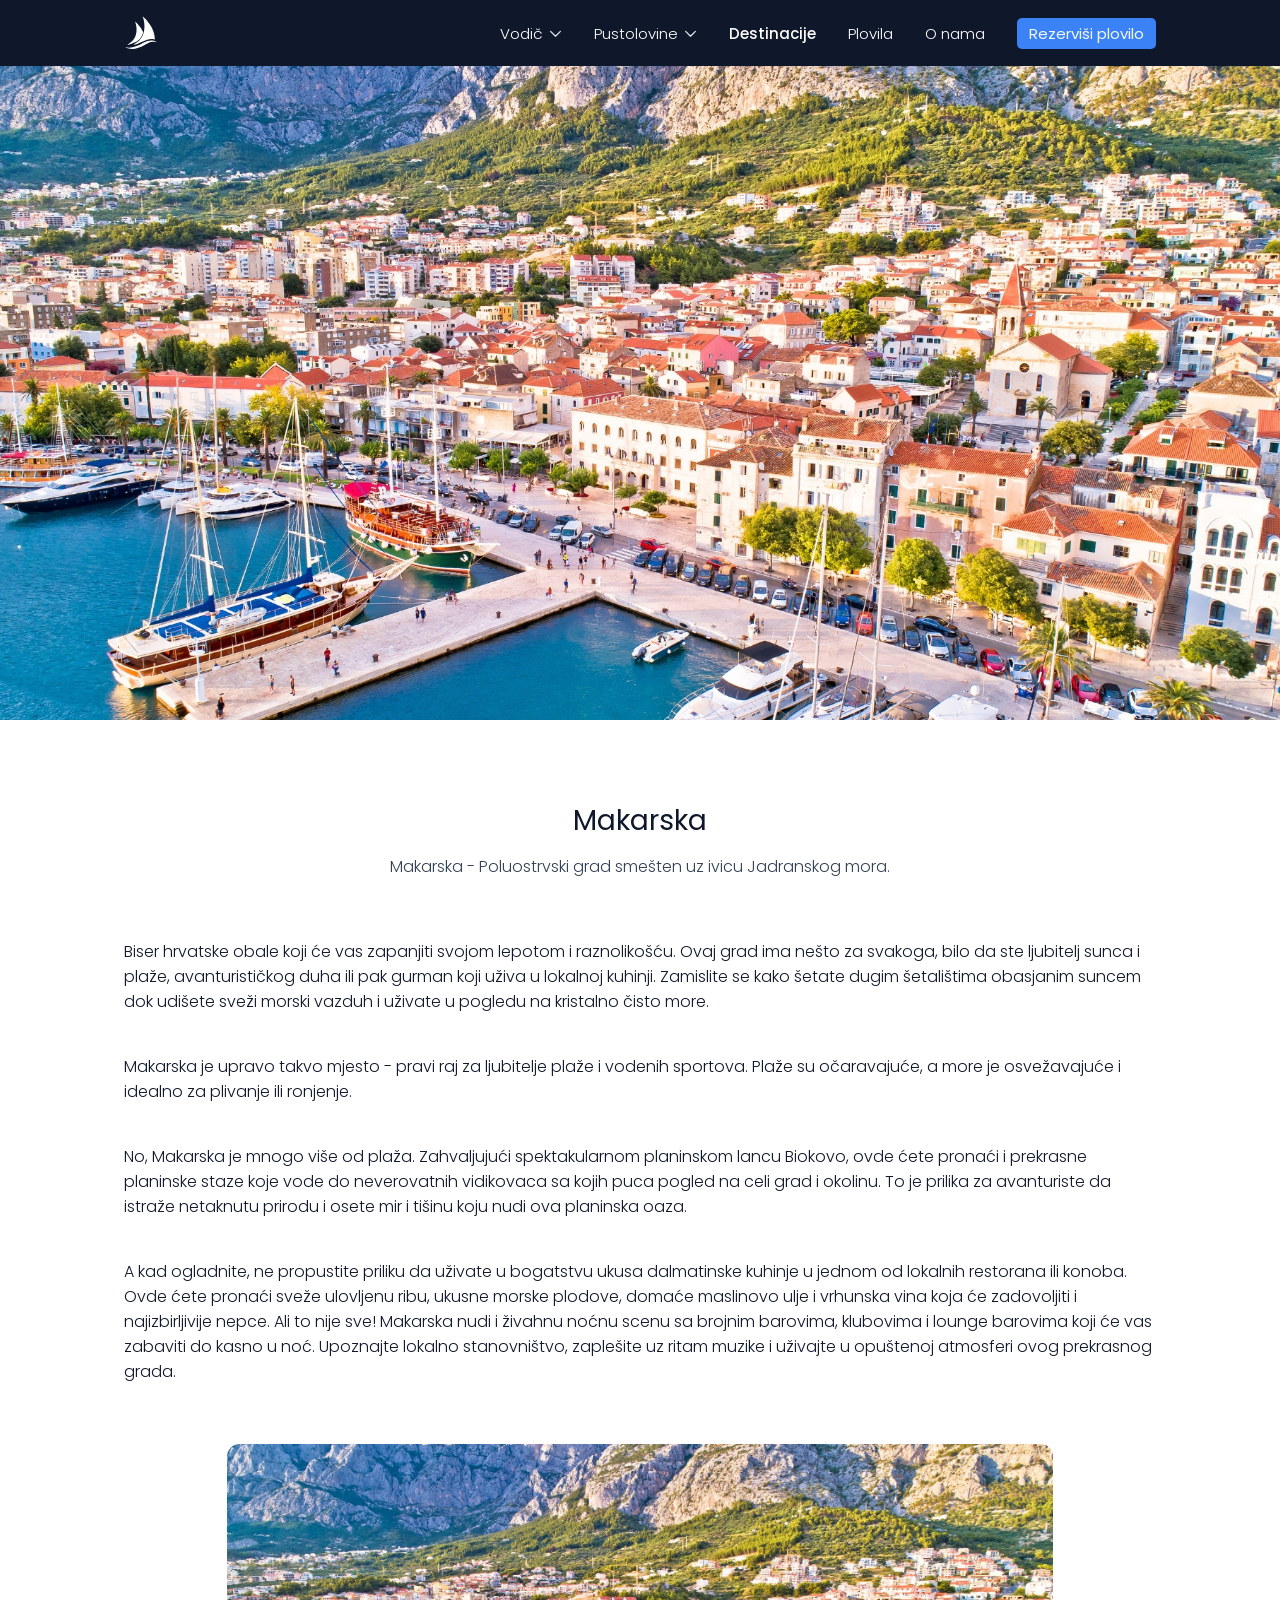
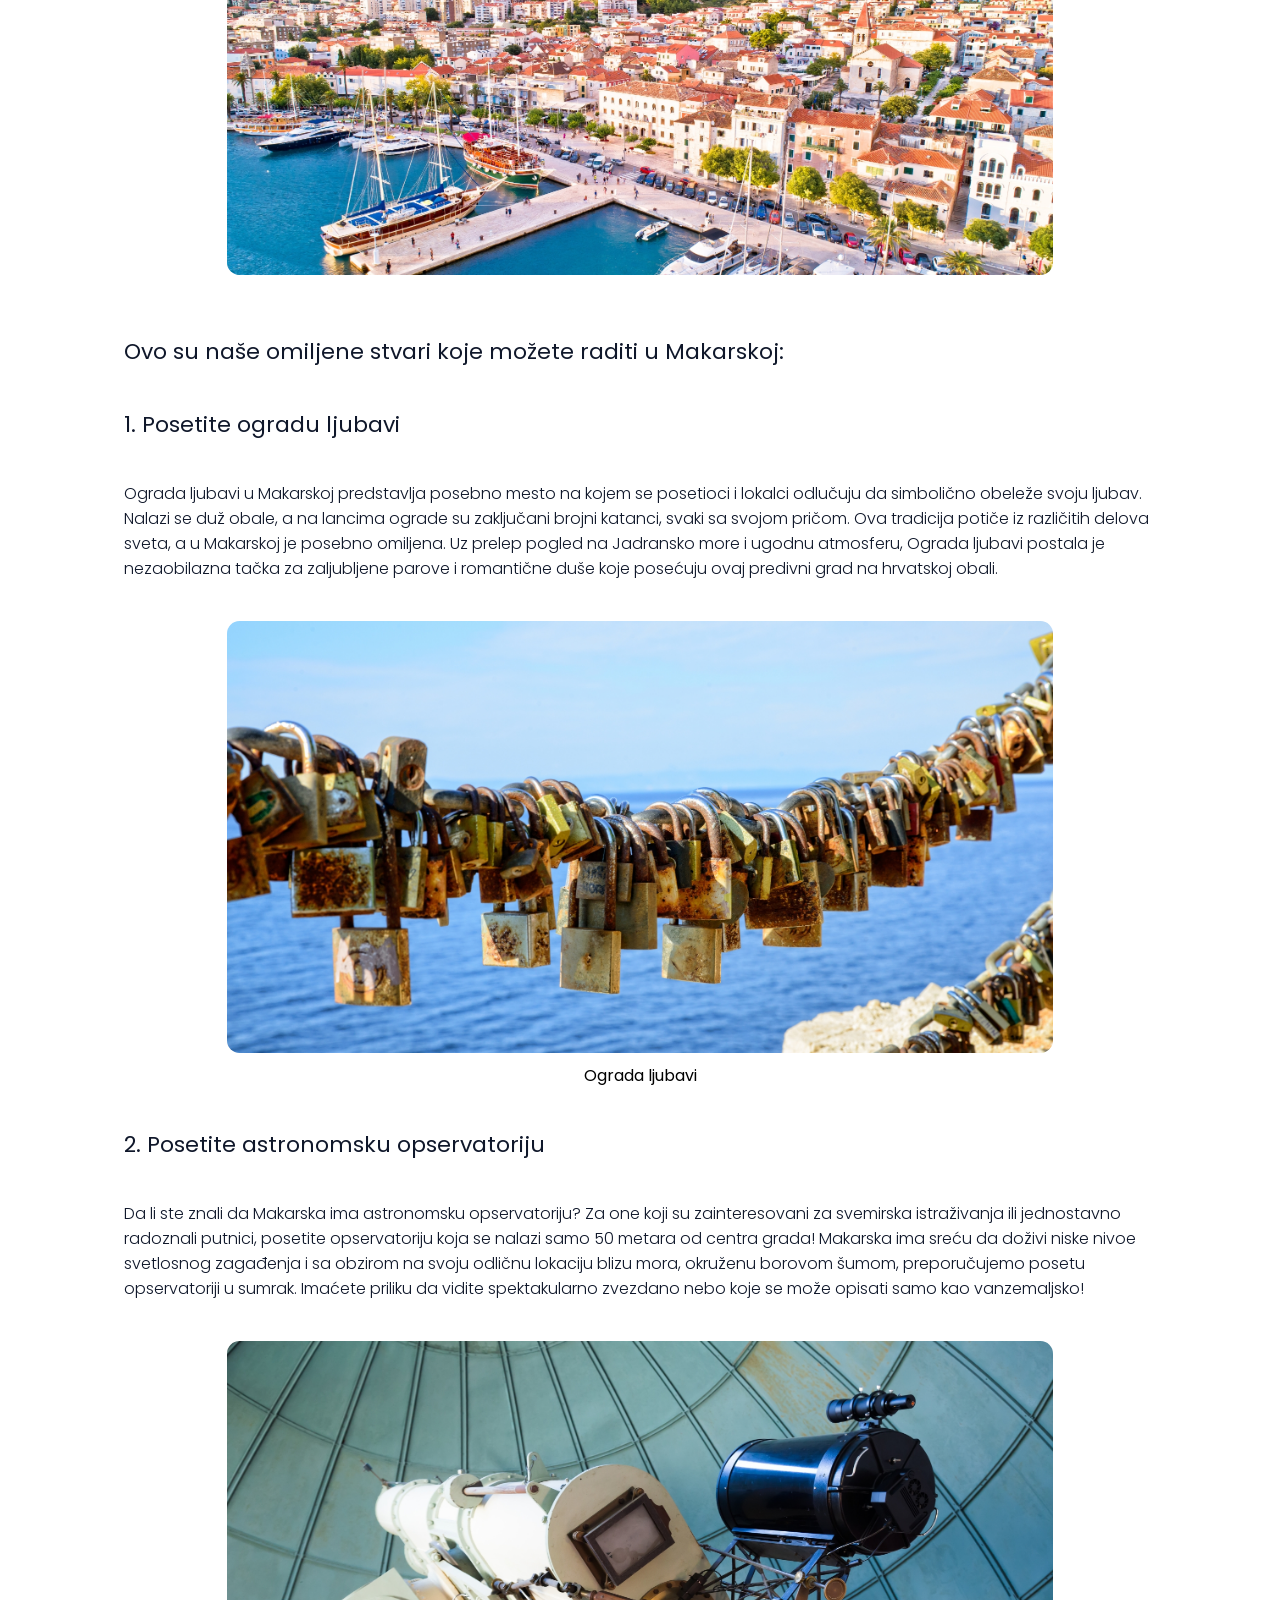
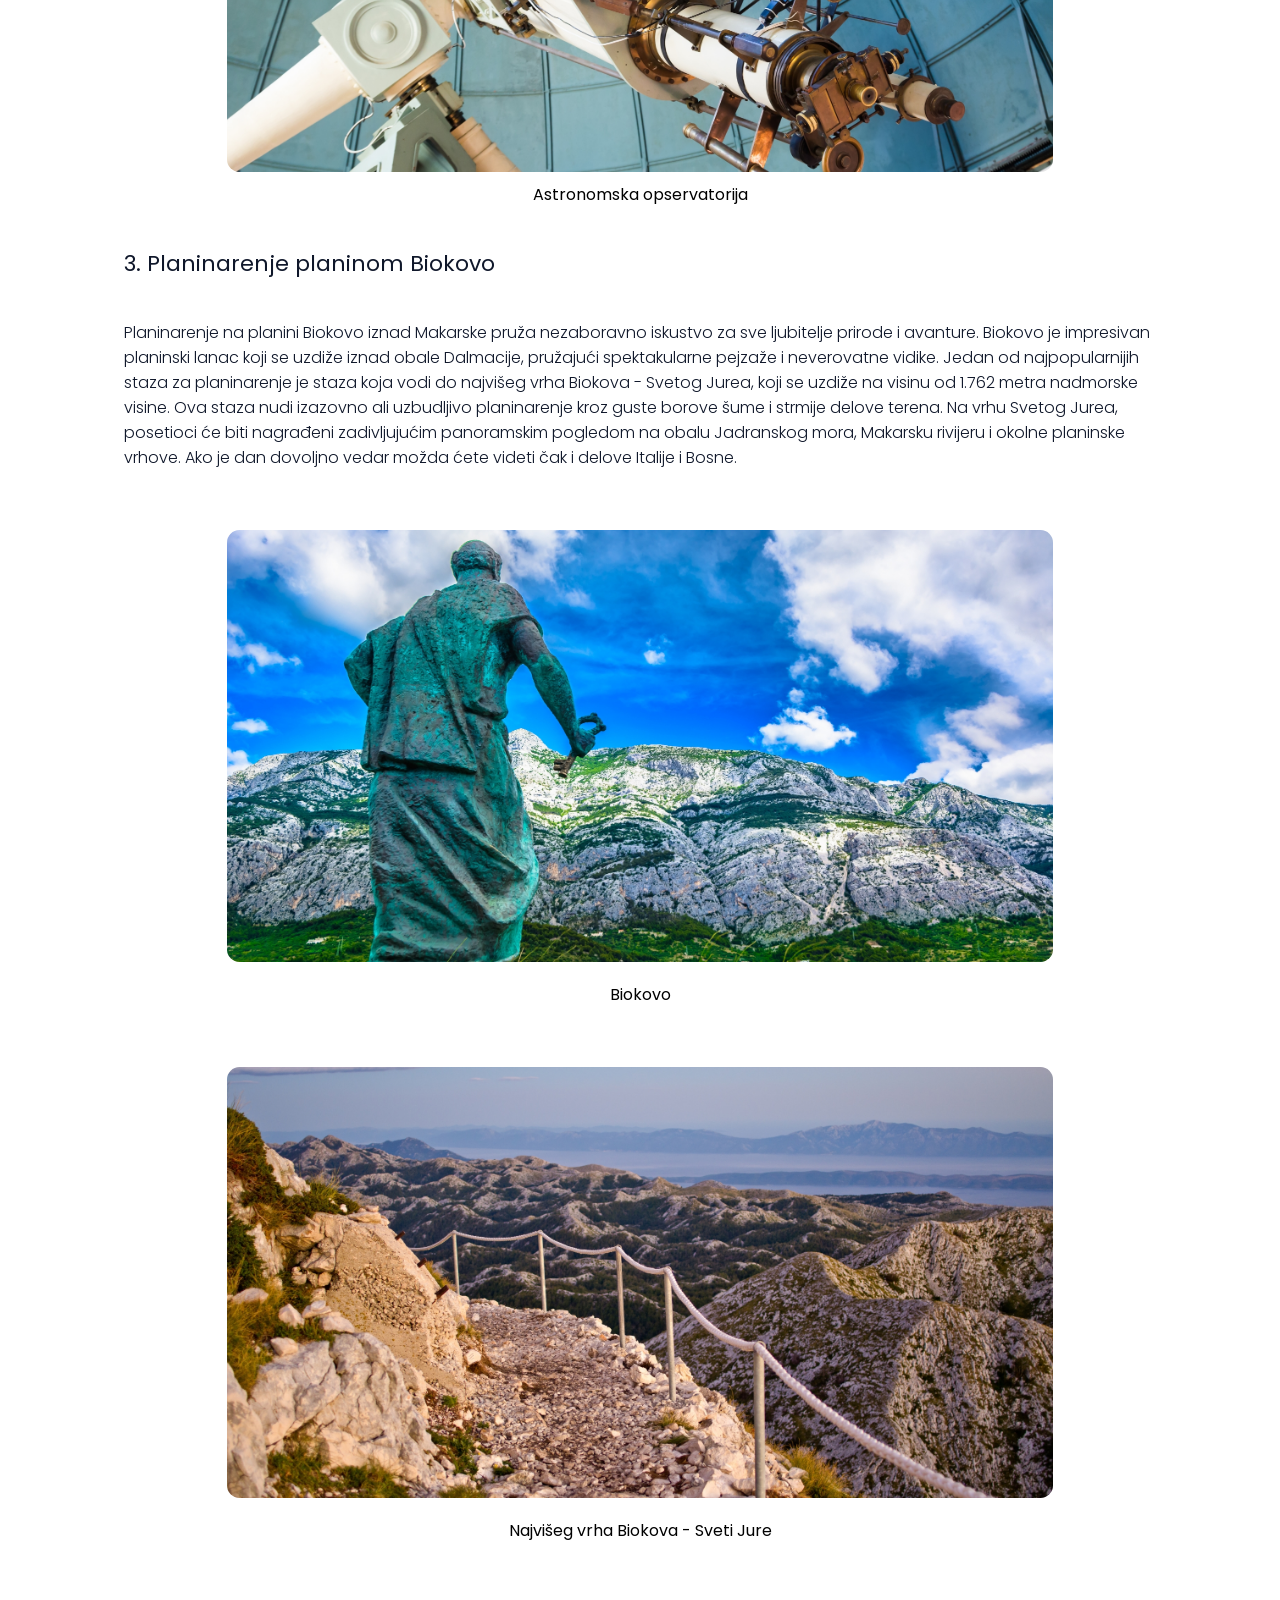
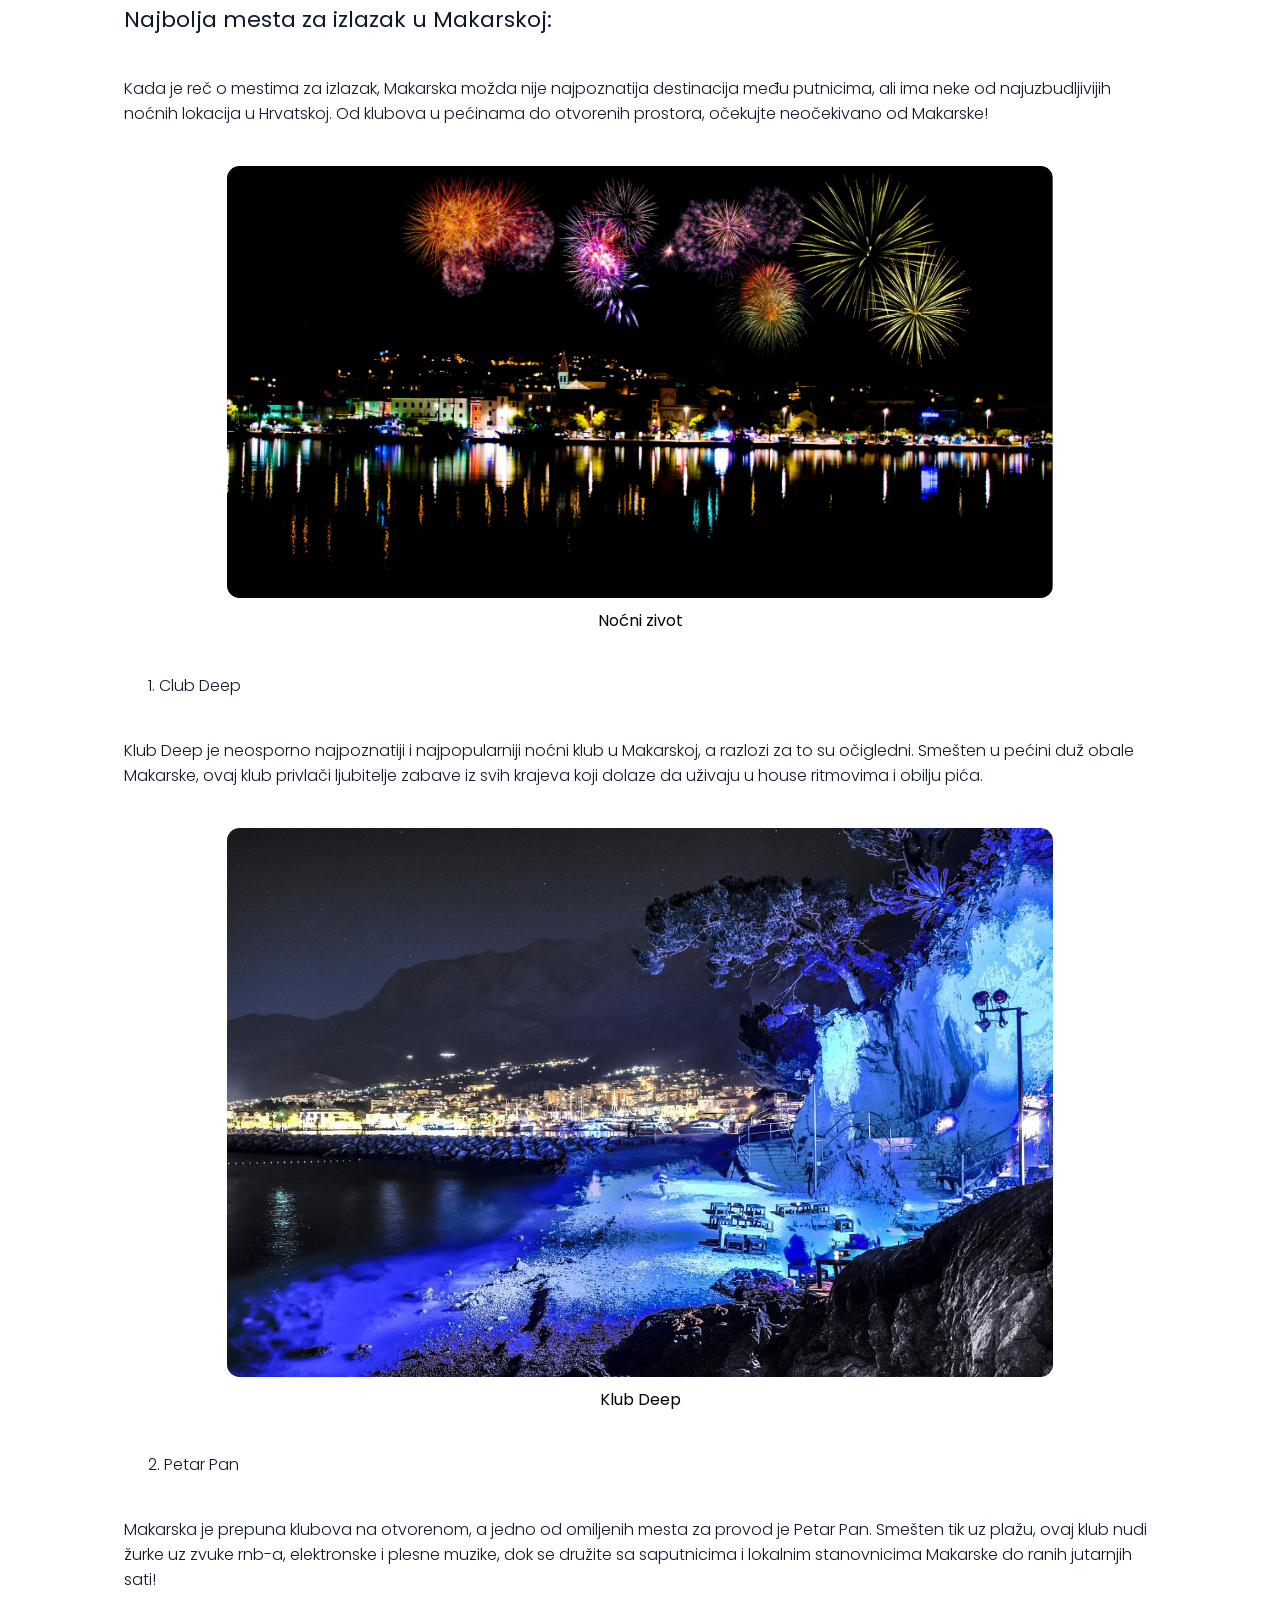
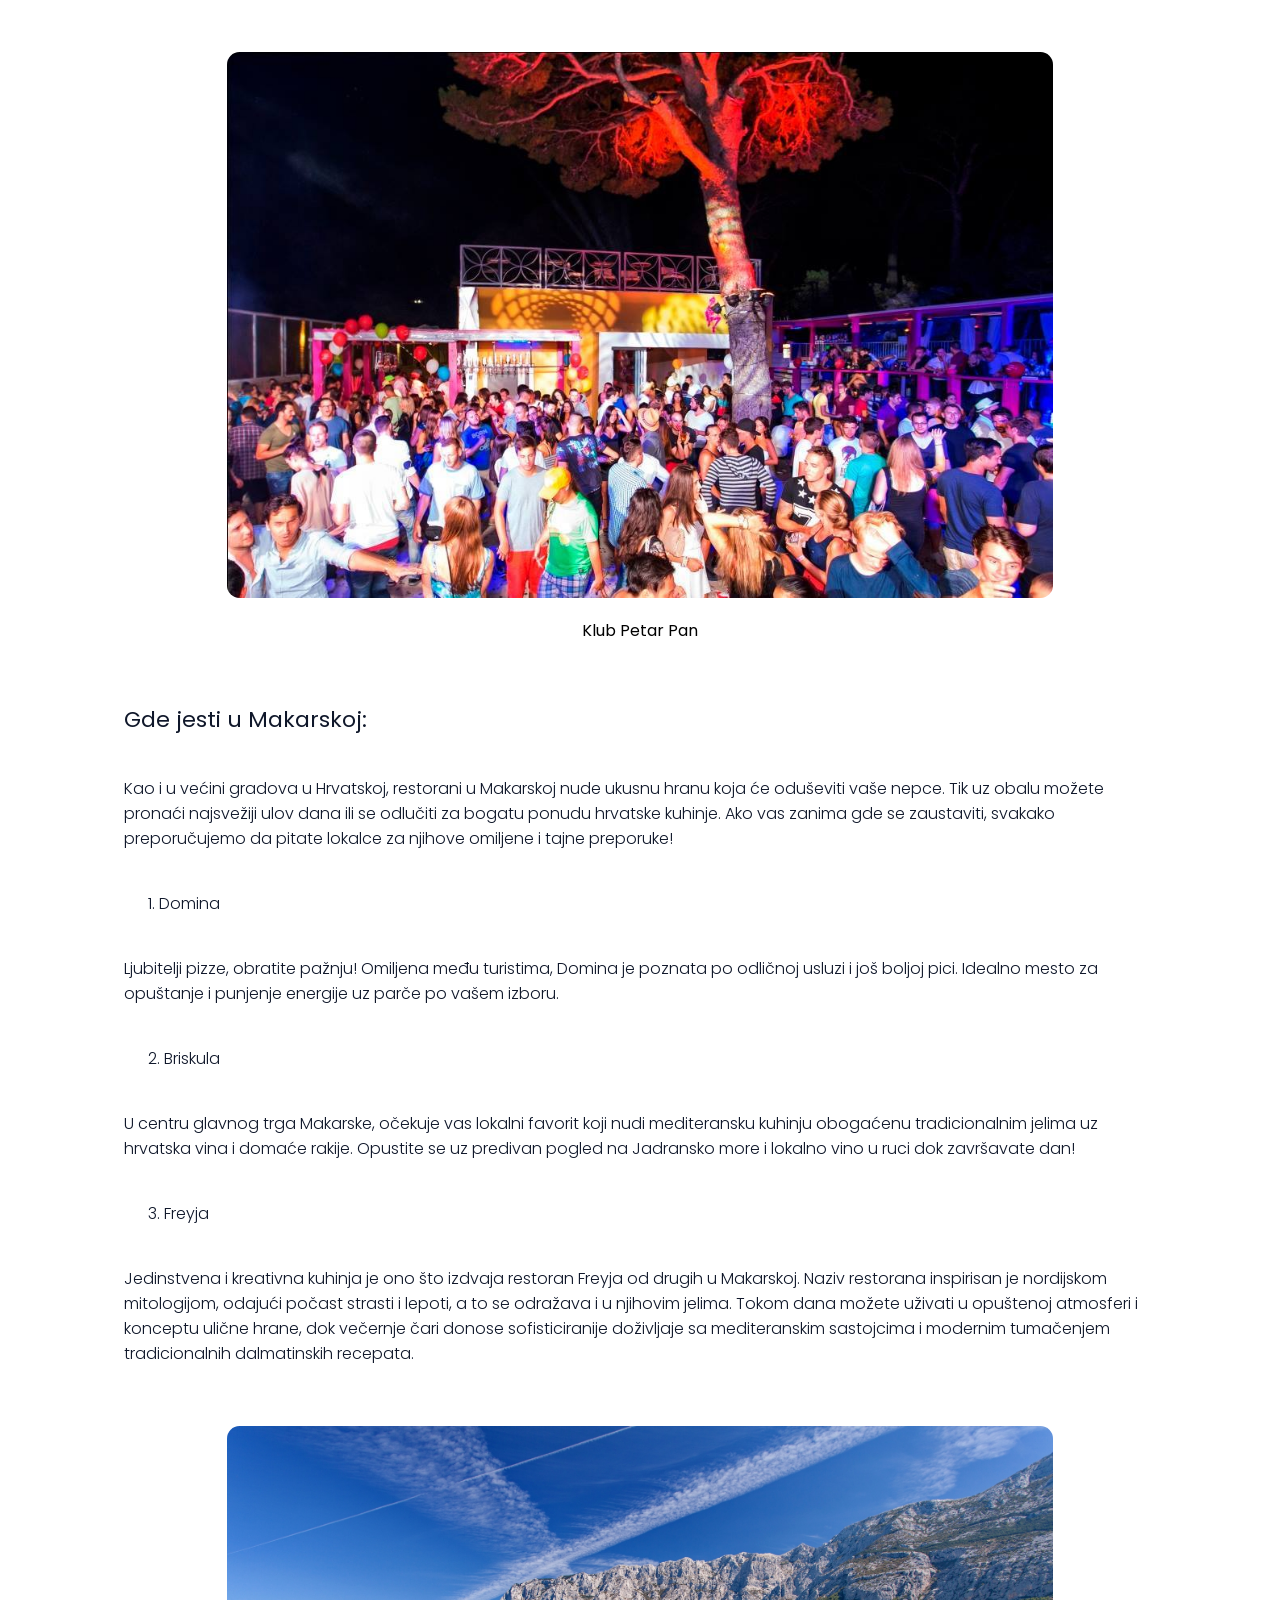
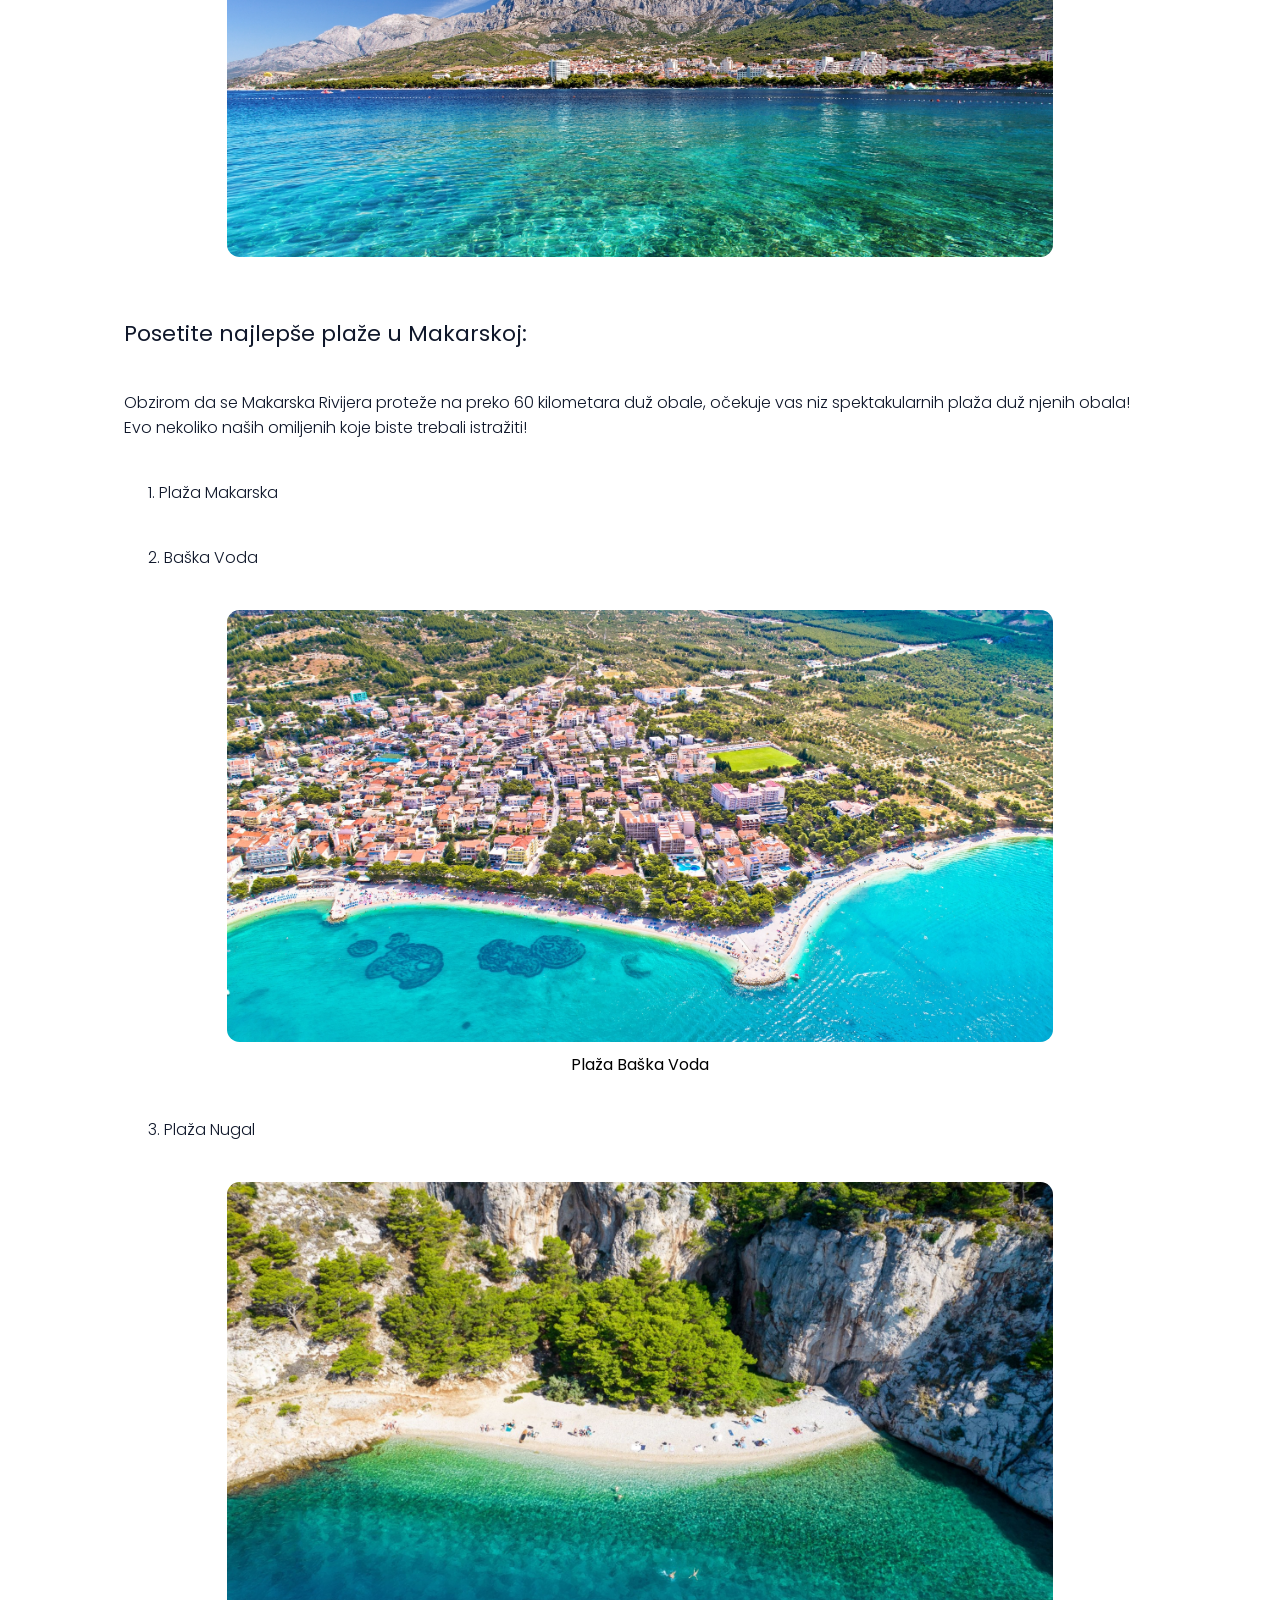
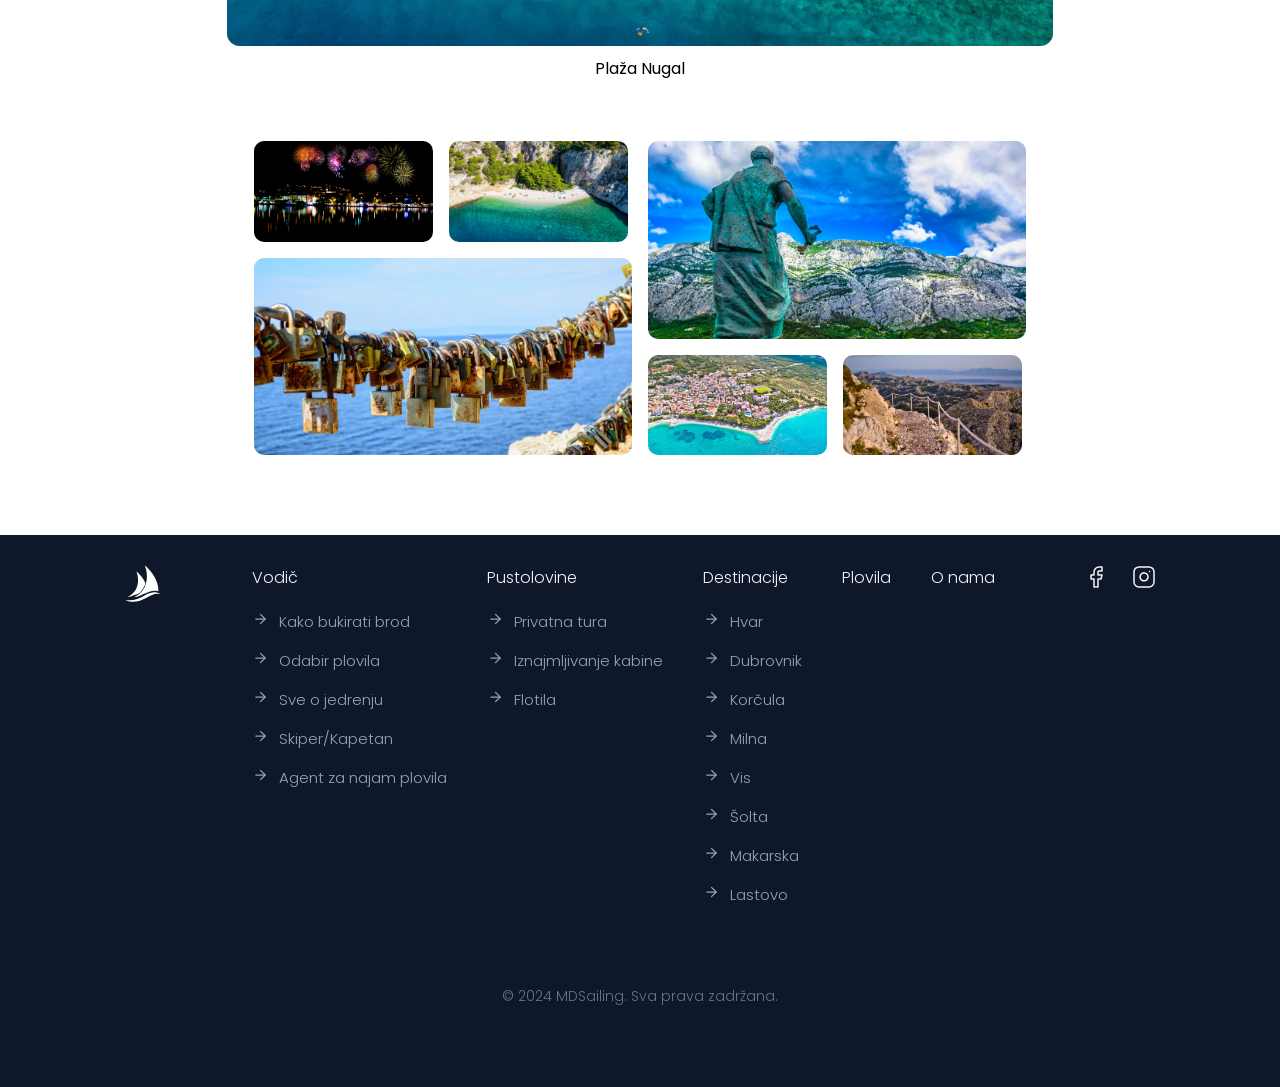
<file: makarska.html>
<!DOCTYPE html>
<html lang="sr">

<head>
    <meta charset="UTF-8">
    <meta name="viewport" content="width=device-width, initial-scale=1.0">
    <title>MD Sailing - Makarska</title>
    <link rel="stylesheet" href="style.css">
    <link rel="preconnect" href="https://fonts.googleapis.com">
    <link rel="preconnect" href="https://fonts.gstatic.com" crossorigin>
    <link href="https://fonts.googleapis.com/css2?family=Poppins:wght@300;400;500;600&display=swap" rel="stylesheet">
    <link rel="icon" type="image/x-icon" href="./assets/logo/Logo.ico">
</head>

<body>
    <header class="header">
        <nav class="header__nav">
            <a class="header__logo-link" href="/index">
                <img class="header__logo" src="./assets/svgs/logo-temp.svg" alt="logo" />
            </a>
            <ul class="header__list">
                <li class="header__item header__item__dropdown" id="vodic">
                    <a class="header__anchor">
                        Vodič
                    </a>
                    <img class="header__item__arrow" id="vodic-arrow" src="./assets/svgs/arrow-down.svg"
                        alt="strelica na dole" />
                </li>
                <li class="header__item header__item__dropdown" id="pustolovine">
                    <a class="header__anchor">
                        Pustolovine
                    </a>
                    <img class="header__item__arrow" id="pustolovine-arrow" src="./assets/svgs/arrow-down.svg"
                        alt="strelica na dole" />
                </li>
                <li class="header__item">
                    <a href="/destinacije" class="header__anchor header__anchor__selected">
                        Destinacije
                    </a>
                </li>
                <li class="header__item">
                    <a href="/plovila" class="header__anchor">
                        Plovila
                    </a>
                </li>
                <li class="header__item">
                    <a href="/o-nama" class="header__anchor">
                        O nama
                    </a>
                </li>
                <li class="header__item">
                    <a href="/index#sailing-form" class="CTA CTA__default CTA__primary">
                        Rezerviši plovilo
                    </a>
                </li>
            </ul>
            <button class="header__button" id="burgerButton" aria-label="burger button">
                <hr class="header__hr" id="hr1">
                <hr class="header__hr" id="hr2">
                <hr class="header__hr" id="hr3">
            </button>
            <menu class="header__menu" id="menu">
                <li class="header__menu__item" id="vodic-hamburger">
                    <a class="header__menu__anchor"> Vodič </a>
                    <img class="header__item__arrow" id="vodic-hamburger-arrow" src="./assets/svgs/arrow-down.svg"
                        alt="strelica na dole" />
                </li>
                <menu class="header__vodic-hamburger-menu" id="vodic-hamburger-menu">
                    <a class="header__vodic-hamburger-menu__item" href="/vodic#link-1">
                        <img class="header__vodic-hamburger-menu__icon" src="./assets/svgs/footer-sublink-arrow.svg" />
                        <p class="header__vodic-hamburger-menu__text">Kako bukirati brod</p>
                    </a>
                    <a class="header__vodic-hamburger-menu__item" href="/vodic#link-2">
                        <img class="header__vodic-hamburger-menu__icon" src="./assets/svgs/footer-sublink-arrow.svg" />
                        <p class="header__vodic-hamburger-menu__text">Sve o jedrenju</p>
                    </a>
                    <a class="header__vodic-hamburger-menu__item" href="/vodic#link-3">
                        <img class="header__vodic-hamburger-menu__icon" src="./assets/svgs/footer-sublink-arrow.svg" />
                        <p class="header__vodic-hamburger-menu__text">Odabir plovila</p>
                    </a>
                    <a class="header__vodic-hamburger-menu__item" href="/vodic#link-4">
                        <img class="header__vodic-hamburger-menu__icon" src="./assets/svgs/footer-sublink-arrow.svg" />
                        <p class="header__vodic-hamburger-menu__text">Skiper / Kapetan</p>
                    </a>
                    <a class="header__vodic-hamburger-menu__item" href="/vodic#link-5">
                        <img class="header__vodic-hamburger-menu__icon" src="./assets/svgs/footer-sublink-arrow.svg" />
                        <p class="header__vodic-hamburger-menu__text">Agent za najam plovila</p>
                    </a>
                </menu>
                <li class="header__menu__item" id="pustolovine-hamburger">
                    <a class="header__menu__anchor"> Pustolovine
                    </a>
                    <img class="header__item__arrow" id="pustolovine-hamburger-arrow" src="./assets/svgs/arrow-down.svg"
                        alt="strelica na dole" />
                </li>
                <menu class="header__pustolovine-hamburger-menu" id="pustolovine-hamburger-menu">
                    <a class="header__pustolovine-hamburger-menu__item" href="/pustolovine#link-1">
                        <img class="header__pustolovine-hamburger-menu__icon"
                            src="./assets/svgs/footer-sublink-arrow.svg" />
                        <p class="header__pustolovine-hamburger-menu__text">Privatna tura</p>
                    </a>
                    <a class="header__pustolovine-hamburger-menu__item" href="/pustolovine#link-2">
                        <img class="header__pustolovine-hamburger-menu__icon"
                            src="./assets/svgs/footer-sublink-arrow.svg" />
                        <p class="header__pustolovine-hamburger-menu__text">Iznajmljivanje kabine</p>
                    </a>
                    <a class="header__pustolovine-hamburger-menu__item" href="/pustolovine#link-3">
                        <img class="header__pustolovine-hamburger-menu__icon"
                            src="./assets/svgs/footer-sublink-arrow.svg" />
                        <p class="header__pustolovine-hamburger-menu__text">Flotila</p>
                    </a>
                </menu>
                <li class="header__menu__item">
                    <a href="/destinacije" class="header__menu__anchor"> Destinacije
                    </a>
                </li>
                <li class="header__menu__item">
                    <a href="/plovila" class="header__menu__anchor"> Plovila
                    </a>
                </li>
                <li class="header__menu__item">
                    <a href="/o-nama" class="header__menu__anchor"> O nama
                    </a>
                </li>
                <li class="header__menu__item">
                    <a href="/index#sailing-form" class="CTA CTA__small CTA__primary">
                        Rezerviši plovilo
                    </a>
                </li>
            </menu>
        </nav>
        <menu class="header__vodic-menu" id="vodic-menu">
            <a class="header__vodic-menu__item" href="/vodic#link-1">
                <img class="header__vodic-menu__icon" src="./assets/svgs/vodic-icon-1.svg" />
                <p class="header__vodic-menu__text">Kako bukirati brod</p>
            </a>
            <a class="header__vodic-menu__item" href="/vodic#link-2">
                <img class="header__vodic-menu__icon" src="./assets/svgs/vodic-icon-2.svg" />
                <p class="header__vodic-menu__text">Odabir plovila</p>
            </a>
            <a class="header__vodic-menu__item" href="/vodic#link-3">
                <img class="header__vodic-menu__icon" src="./assets/svgs/vodic-icon-3.svg" />
                <p class="header__vodic-menu__text">Sve o jedrenju</p>
            </a>
            <a class="header__vodic-menu__item" href="/vodic#link-4">
                <img class="header__vodic-menu__icon" src="./assets/svgs/vodic-icon-4.svg" />
                <p class="header__vodic-menu__text">Skiper / Kapetan</p>
            </a>
            <a class="header__vodic-menu__item" href="/vodic#link-5">
                <img class="header__vodic-menu__icon" src="./assets/svgs/vodic-icon-5.svg" />
                <p class="header__vodic-menu__text">Agent za najam plovila</p>
            </a>
        </menu>
        <menu class="header__pustolovine-menu" id="pustolovine-menu">
            <a class="header__pustolovine-menu__item" href="/pustolovine#link-1">
                <img class="header__pustolovine-menu__icon" src="./assets/svgs/pustolovina-icon-1.svg" />
                <p class="header__pustolovine-menu__text">Privatna tura</p>
            </a>
            <a class="header__pustolovine-menu__item" href="/pustolovine#link-2">
                <img class="header__pustolovine-menu__icon" src="./assets/svgs/pustolovina-icon-2.svg" />
                <p class="header__pustolovine-menu__text">Iznajmljivanje kabine</p>
            </a>
            <a class="header__pustolovine-menu__item" href="/pustolovine#link-3">
                <img class="header__pustolovine-menu__icon" src="./assets/svgs/pustolovina-icon-3.svg" />
                <p class="header__pustolovine-menu__text">Flotila</p>
            </a>
        </menu>
    </header>
    <section class="section-hero section-hero-mini section-hero-ostrvo-1" id="makarska">
        <div class="section-hero__text">
            <!-- <h1 class="heading__h1 section-hero__text__heading"> Makarska </h1> -->
        </div>
    </section>
    <section class="section-content-ostrvo-1 section">
        <div class="section__heading">
            <h2 class="heading__h2 heading__h2__lightmode"> Makarska </h2>
            <p class="paragraph__subheading-h2 paragraph__subheading-h2__lightmode"> Makarska - Poluostrvski grad smešten uz ivicu Jadranskog mora.</p>
        </div>
        <div class="section-content-ostrvo-1__content">
            <article class="section-content-ostrvo-1__content__article">
                <p class="section-content-ostrvo-1__content__paragraph">Biser hrvatske obale koji će vas zapanjiti svojom lepotom i raznolikošću.
                    Ovaj grad ima nešto za svakoga, bilo da ste ljubitelj sunca i plaže, avanturističkog duha ili pak gurman koji uživa u lokalnoj kuhinji.
                    Zamislite se kako šetate dugim šetalištima obasjanim suncem dok udišete sveži morski vazduh i uživate u pogledu na kristalno čisto more.</p>
                <p class="section-content-ostrvo-1__content__paragraph">Makarska je upravo takvo mjesto - pravi raj za ljubitelje plaže i vodenih sportova.
                    Plaže su očaravajuće, a more je osvežavajuće i idealno za plivanje ili ronjenje.</p>
                <p class="section-content-ostrvo-1__content__paragraph">No, Makarska je mnogo više od plaža. Zahvaljujući spektakularnom planinskom lancu Biokovo, ovde ćete pronaći i prekrasne planinske staze koje vode do neverovatnih vidikovaca sa kojih puca pogled na celi grad i okolinu.
                    To je prilika za avanturiste da istraže netaknutu prirodu i osete mir i tišinu koju nudi ova planinska oaza.</p>
                <p class="section-content-ostrvo-1__content__paragraph">A kad ogladnite, ne propustite priliku da uživate u bogatstvu ukusa dalmatinske kuhinje u jednom od lokalnih restorana ili konoba. 
                    Ovde ćete pronaći sveže ulovljenu ribu, ukusne morske plodove, domaće maslinovo ulje i vrhunska vina koja će zadovoljiti i najizbirljivije nepce.
                    Ali to nije sve! Makarska nudi i živahnu noćnu scenu sa brojnim barovima, klubovima i lounge barovima koji će vas zabaviti do kasno u noć.
                     Upoznajte lokalno stanovništvo, zaplešite uz ritam muzike i uživajte u opuštenoj atmosferi ovog prekrasnog grada.</p>
            </article>
            <div class="section-content-ostrvo-1__content__images">
                <img class="section-content-ostrvo-1__content__image" src="./assets/images/makarska/1.jpg" />
            </div>
            <article class="section-content-ostrvo-1__content__article">
                <h3 class="section-content-ostrvo-1__content__heading">Ovo su naše omiljene stvari koje možete raditi u Makarskoj:</h3>
                <h3 class="section-content-ostrvo-1__content__heading">1. Posetite ogradu ljubavi</h3>
                <p class="section-content-ostrvo-1__content__paragraph">
                    Ograda ljubavi u Makarskoj predstavlja posebno mesto na kojem se posetioci i lokalci odlučuju da simbolično obeleže svoju ljubav.
                    Nalazi se duž obale, a na lancima ograde su zaključani brojni katanci, svaki sa svojom pričom. 
                    Ova tradicija potiče iz različitih delova sveta, a u Makarskoj je posebno omiljena.
                    Uz prelep pogled na Jadransko more i ugodnu atmosferu, Ograda ljubavi postala je nezaobilazna tačka za zaljubljene parove i romantične duše koje posećuju ovaj predivni grad na hrvatskoj obali.
                </p>
                <div class="section-content-ostrvo-1__content__images">
                    <img class="section-content-ostrvo-1__content__image"
                        src="./assets/images/makarska/ograda ljubavi.jpg" />
                </div>
                <p class="section-content-ostrvo-1__desc">Ograda ljubavi</p>
                <h3 class="section-content-ostrvo-1__content__heading">2. Posetite astronomsku opservatoriju</h3>
                <p class="section-content-ostrvo-1__content__paragraph">
                    Da li ste znali da Makarska ima astronomsku opservatoriju?
                    Za one koji su zainteresovani za svemirska istraživanja ili jednostavno radoznali putnici, posetite opservatoriju koja se nalazi samo 50 metara od centra grada!
                    Makarska ima sreću da doživi niske nivoe svetlosnog zagađenja i sa obzirom na svoju odličnu lokaciju blizu mora, okruženu borovom šumom, preporučujemo posetu opservatoriji u sumrak.
                    Imaćete priliku da vidite spektakularno zvezdano nebo koje se može opisati samo kao vanzemaljsko!
                </p>
                <div class="section-content-ostrvo-1__content__images">
                    <img class="section-content-ostrvo-1__content__image"
                        src="./assets/images/makarska/Observatory.jpg" />
                </div>
                <p class="section-content-ostrvo-1__desc">Astronomska opservatorija</p>
                <h3 class="section-content-ostrvo-1__content__heading">3. Planinarenje planinom Biokovo</h3>
                <p class="section-content-ostrvo-1__content__paragraph">
                    Planinarenje na planini Biokovo iznad Makarske pruža nezaboravno iskustvo za sve ljubitelje prirode i avanture. 
                    Biokovo je impresivan planinski lanac koji se uzdiže iznad obale Dalmacije, pružajući spektakularne pejzaže i neverovatne vidike.
                    Jedan od najpopularnijih staza za planinarenje je staza koja vodi do najvišeg vrha Biokova - Svetog Jurea, koji se uzdiže na visinu od 1.762 metra nadmorske visine.
                    Ova staza nudi izazovno ali uzbudljivo planinarenje kroz guste borove šume i strmije delove terena.
                    Na vrhu Svetog Jurea, posetioci će biti nagrađeni zadivljujućim panoramskim pogledom na obalu Jadranskog mora, Makarsku rivijeru i okolne planinske vrhove.
                    Ako je dan dovoljno vedar možda ćete videti čak i delove Italije i Bosne.
                </p>
            </article>
            <div class="section-content-ostrvo-1__content__images">
                <img class="section-content-ostrvo-1__content__image"
                    src="./assets/images/makarska/Biokovo.jpg" />
            </div>
            <p class="section-content-ostrvo-1__desc desc-more">Biokovo</p>
            <div class="section-content-ostrvo-1__content__images">
                <img class="section-content-ostrvo-1__content__image"
                    src="./assets/images/makarska/Sv Jure.jpg" />
            </div>
            <p class="section-content-ostrvo-1__desc desc-more">Najvišeg vrha Biokova - Sveti Jure</p>
            <article class="section-content-ostrvo-1__content__article">
                <h3 class="section-content-ostrvo-1__content__heading">Najbolja mesta za izlazak u Makarskoj:</h3>
                <p class="section-content-ostrvo-1__content__paragraph">Kada je reč o mestima za izlazak, Makarska možda nije najpoznatija destinacija među putnicima, ali ima neke od najuzbudljivijih noćnih lokacija u Hrvatskoj. 
                    Od klubova u pećinama do otvorenih prostora, očekujte neočekivano od Makarske!</p>
                <div class="section-content-ostrvo-1__content__images">
                    <img class="section-content-ostrvo-1__content__image"
                        src="./assets/images/makarska/Night life.jpg" />
                </div>
                <p class="section-content-ostrvo-1__desc">Noćni zivot</p>
                <p class="section-content-ostrvo-1__content__paragraph">
                    &nbsp &nbsp &nbsp 1. Club Deep
                </p>
                <p class="section-content-ostrvo-1__content__paragraph">
                    Klub Deep je neosporno najpoznatiji i najpopularniji noćni klub u Makarskoj, a razlozi za to su očigledni.
                    Smešten u pećini duž obale Makarske, ovaj klub privlači ljubitelje zabave iz svih krajeva koji dolaze da uživaju u house ritmovima i obilju pića.
                </p>
                <div class="section-content-ostrvo-1__content__images">
                    <img class="section-content-ostrvo-1__content__image"
                        src="./assets/images/makarska/Klub deep.jpg" />
                </div>
                <p class="section-content-ostrvo-1__desc">Klub Deep</p>
                <p class="section-content-ostrvo-1__content__paragraph">
                    &nbsp &nbsp &nbsp 2. Petar Pan
                </p>
                <p class="section-content-ostrvo-1__content__paragraph">
                    Makarska je prepuna klubova na otvorenom, a jedno od omiljenih mesta za provod je Petar Pan.
                    Smešten tik uz plažu, ovaj klub nudi žurke uz zvuke rnb-a, elektronske i plesne muzike, dok se družite sa saputnicima i lokalnim stanovnicima Makarske do ranih jutarnjih sati!
                </p>
            </article>
            <div class="section-content-ostrvo-1__content__images">
                <img class="section-content-ostrvo-1__content__image"
                    src="./assets/images/makarska/Petar Pan club.jpg" />
            </div>
            <p class="section-content-ostrvo-1__desc desc-more">Klub Petar Pan</p>
            <article class="section-content-ostrvo-1__content__article">
                <h3 class="section-content-ostrvo-1__content__heading">Gde jesti u Makarskoj:</h3>
                <p class="section-content-ostrvo-1__content__paragraph">
                    Kao i u većini gradova u Hrvatskoj, restorani u Makarskoj nude ukusnu hranu koja će oduševiti vaše nepce. 
                        Tik uz obalu možete pronaći najsvežiji ulov dana ili se odlučiti za bogatu ponudu hrvatske kuhinje.
                    Ako vas zanima gde se zaustaviti, svakako preporučujemo da pitate lokalce za njihove omiljene i tajne preporuke!
                </p>
                <p class="section-content-ostrvo-1__content__paragraph">
                    &nbsp &nbsp &nbsp 1. Domina
                </p>
                <p class="section-content-ostrvo-1__content__paragraph">
                    Ljubitelji pizze, obratite pažnju! Omiljena među turistima, Domina je poznata po odličnoj usluzi i još boljoj pici.
                    Idealno mesto za opuštanje i punjenje energije uz parče po vašem izboru.
                </p>
                <p class="section-content-ostrvo-1__content__paragraph">
                    &nbsp &nbsp &nbsp 2. Briskula
                </p>
                <p class="section-content-ostrvo-1__content__paragraph">
                    U centru glavnog trga Makarske, očekuje vas lokalni favorit koji nudi mediteransku kuhinju obogaćenu tradicionalnim jelima uz hrvatska vina i domaće rakije.
                Opustite se uz predivan pogled na Jadransko more i lokalno vino u ruci dok završavate dan!
                </p>
                <p class="section-content-ostrvo-1__content__paragraph">
                    &nbsp &nbsp &nbsp 3. Freyja
                </p>
                <p class="section-content-ostrvo-1__content__paragraph">
                    Jedinstvena i kreativna kuhinja je ono što izdvaja restoran Freyja od drugih u Makarskoj.
                    Naziv restorana inspirisan je nordijskom mitologijom, odajući počast strasti i lepoti, a to se odražava i u njihovim jelima.
                    Tokom dana možete uživati u opuštenoj atmosferi i konceptu ulične hrane, dok večernje čari donose sofisticiranije doživljaje sa mediteranskim sastojcima i modernim tumačenjem tradicionalnih dalmatinskih recepata.
                </p>
            </article>
            <div class="section-content-ostrvo-1__content__images">
                <img class="section-content-ostrvo-1__content__image" src="./assets/images/makarska/2.jpg" />
            </div>
            <article class="section-content-ostrvo-1__content__article">
                <h3 class="section-content-ostrvo-1__content__heading">Posetite najlepše plaže u Makarskoj:</h3>
                <p class="section-content-ostrvo-1__content__paragraph">
                    Obzirom da se Makarska Rivijera proteže na preko 60 kilometara duž obale, očekuje vas niz spektakularnih plaža duž njenih obala!
                    Evo nekoliko naših omiljenih koje biste trebali istražiti!
                </p>
                <p class="section-content-ostrvo-1__content__paragraph">
                    &nbsp &nbsp &nbsp 1. Plaža Makarska
                </p>
                <p class="section-content-ostrvo-1__content__paragraph">
                    &nbsp &nbsp &nbsp 2. Baška Voda
                </p>
                <div class="section-content-ostrvo-1__content__images">
                    <img class="section-content-ostrvo-1__content__image"
                        src="./assets/images/makarska/Plaza Baska Voda.jpg" />
                </div>
                <p class="section-content-ostrvo-1__desc">Plaža Baška Voda</p>
                <p class="section-content-ostrvo-1__content__paragraph">
                    &nbsp &nbsp &nbsp 3. Plaža Nugal 
                </p>
                <div class="section-content-ostrvo-1__content__images">
                    <img class="section-content-ostrvo-1__content__image"
                        src="./assets/images/makarska/Nugal Plaza.jpg" />
                </div>
                <p class="section-content-ostrvo-1__desc">Plaža Nugal</p>

            </article>
            <div class="section-gallery__gallery">
                <div class="section-gallery__gallery__column">
                    <div class="section-gallery__gallery__row">
                        <img class="section-gallery__gallery__image-2" src="./assets/images/makarska/Night life.jpg" />
                        <img class="section-gallery__gallery__image-2" src="./assets/images/makarska/Nugal Plaza.jpg" />
                    </div>
                    <div class="section-gallery__gallery__row-large">
                        <img class="section-gallery__gallery__image" src="./assets/images/makarska/ograda ljubavi.jpg" />
                    </div>
                </div>
                <div class="section-gallery__gallery__column">
                    <div class="section-gallery__gallery__row-large">
                        <img class="section-gallery__gallery__image" src="./assets/images/makarska/Biokovo.jpg" />
                    </div>
                    <div class="section-gallery__gallery__row">
                        <img class="section-gallery__gallery__image-2" src="./assets/images/makarska/Plaza Baska Voda.jpg" />
                        <img class="section-gallery__gallery__image-2" src="./assets/images/makarska/Sv Jure.jpg" />
                    </div>
                </div>
            </div>
        </div>
    </section>
    <footer class="footer">
        <div class="footer__body">
            <div class="footer__mobile">
                <img class="footer__mobile__logo" src="./assets/svgs/logo-temp.svg" />
                <div class="footer__mobile__social">
                    <a class="footer__mobile__social__link">
                        <img class="footer__mobile__social__icon" src="./assets/svgs/social-icon-1.svg" />
                    </a>
                    <a class="footer__mobile__social__link" href="https://www.instagram.com/mdsailing/" target="_blank">
                        <img class="footer__mobile__social__icon" src="./assets/svgs/social-icon-3.svg" />
                    </a>
                </div>
            </div>
            <img class="footer__logo" src="./assets/svgs/logo-temp.svg" />
            <ul class="footer__links">
                <div class="footer__divider">
                    <li class="footer__link">
                        <p class="footer__link__title">Vodič</p>
                        <ul class="footer__sublinks">
                            <li class="footer__sublink">
                                <img class="footer__sublink__arrow" src="./assets/svgs/footer-sublink-arrow.svg" />
                                <a class="footer__sublink__anchor" href="/vodic#link-1">Kako bukirati brod</a>
                            </li>
                            <li class="footer__sublink">
                                <img class="footer__sublink__arrow" src="./assets/svgs/footer-sublink-arrow.svg" />
                                <a class="footer__sublink__anchor" href="/vodic#link-2">Odabir plovila</a>
                            </li>
                            <li class="footer__sublink">
                                <img class="footer__sublink__arrow" src="./assets/svgs/footer-sublink-arrow.svg" />
                                <a class="footer__sublink__anchor" href="/vodic#link-3">Sve o jedrenju</a>
                            </li>
                            <li class="footer__sublink">
                                <img class="footer__sublink__arrow" src="./assets/svgs/footer-sublink-arrow.svg" />
                                <a class="footer__sublink__anchor" href="/vodic#link-4">Skiper/Kapetan</a>
                            </li>
                            <li class="footer__sublink">
                                <img class="footer__sublink__arrow" src="./assets/svgs/footer-sublink-arrow.svg" />
                                <a class="footer__sublink__anchor" href="/vodic#link-5">Agent za najam plovila</a>
                            </li>
                        </ul>
                    </li>
                    <li class="footer__link">
                        <p class="footer__link__title">Pustolovine</p>
                        <ul class="footer__sublinks">
                            <li class="footer__sublink">
                                <img class="footer__sublink__arrow" src="./assets/svgs/footer-sublink-arrow.svg" />
                                <a class="footer__sublink__anchor" href="/pustolovine#link-1">Privatna tura</a>
                            </li>
                            <li class="footer__sublink">
                                <img class="footer__sublink__arrow" src="./assets/svgs/footer-sublink-arrow.svg" />
                                <a class="footer__sublink__anchor" href="/pustolovine#link-2">Iznajmljivanje
                                    kabine</a>
                            </li>
                            <li class="footer__sublink">
                                <img class="footer__sublink__arrow" src="./assets/svgs/footer-sublink-arrow.svg" />
                                <a class="footer__sublink__anchor" href="/pustolovine#link-3">Flotila</a>
                            </li>
                        </ul>
                    </li>
                </div>
                <div class="footer__divider">
                    <li class="footer__link">
                        <p class="footer__link__title" >Destinacije</p>
                        <ul class="footer__sublinks" >
                            <li class="footer__sublink" >
                                <img class="footer__sublink__arrow" src="./assets/svgs/footer-sublink-arrow.svg" />
                                <a class="footer__sublink__anchor" href="/hvar">Hvar</a>
                            </li>
                            <li class="footer__sublink" >
                                <img class="footer__sublink__arrow" src="./assets/svgs/footer-sublink-arrow.svg" />
                                <a class="footer__sublink__anchor" href="/dubrovnik" >Dubrovnik</a>
                            </li>
                            <li class="footer__sublink" >
                                <img class="footer__sublink__arrow" src="./assets/svgs/footer-sublink-arrow.svg" />
                                <a class="footer__sublink__anchor" href="/korcula" >Korčula</a>
                            </li>
                            <li class="footer__sublink" >
                                <img class="footer__sublink__arrow" src="./assets/svgs/footer-sublink-arrow.svg" />
                                <a class="footer__sublink__anchor" href="/milna">Milna</a>
                            </li>
                            <li class="footer__sublink" >
                                <img class="footer__sublink__arrow" src="./assets/svgs/footer-sublink-arrow.svg" />
                                <a class="footer__sublink__anchor" href="/vis" >Vis</a>
                            </li>
                            <li class="footer__sublink" >
                                <img class="footer__sublink__arrow" src="./assets/svgs/footer-sublink-arrow.svg" />
                                <a class="footer__sublink__anchor" href="/solta" >Šolta</a>
                            </li>
                            <li class="footer__sublink" >
                                <img class="footer__sublink__arrow" src="./assets/svgs/footer-sublink-arrow.svg" />
                                <a class="footer__sublink__anchor" href="/makarska" >Makarska</a>
                            </li>
                            <li class="footer__sublink" >
                                <img class="footer__sublink__arrow" src="./assets/svgs/footer-sublink-arrow.svg" />
                                <a class="footer__sublink__anchor" href="/lastovo" >Lastovo</a>
                            </li>
                        </ul>
                    </li>
                    <li class="footer__link">
                        <a class="footer__link__title" href="/plovila">Plovila</a>
                    </li>
                    <li class="footer__link">
                        <a class="footer__link__title" href="/o-nama">O nama</a>
                    </li>
                </div>
            </ul>
            <div class="footer__social">
                <a class="footer__social__link">
                    <img class="footer__social__icon" src="./assets/svgs/social-icon-1.svg" />
                </a>
                <a class="footer__social__link" href="https://www.instagram.com/mdsailing/" target="_blank">
                    <img class="footer__social__icon" src="./assets/svgs/social-icon-3.svg" />
                </a>
            </div>
        </div>
        <div class="footer__copyright">
            <p class="footer__copyright__text">© 2024 MDSailing. Sva prava zadržana.</p>
        </div>
    </footer>
    <script src="./header.js">
    </script>
</body>

</html>
</file>
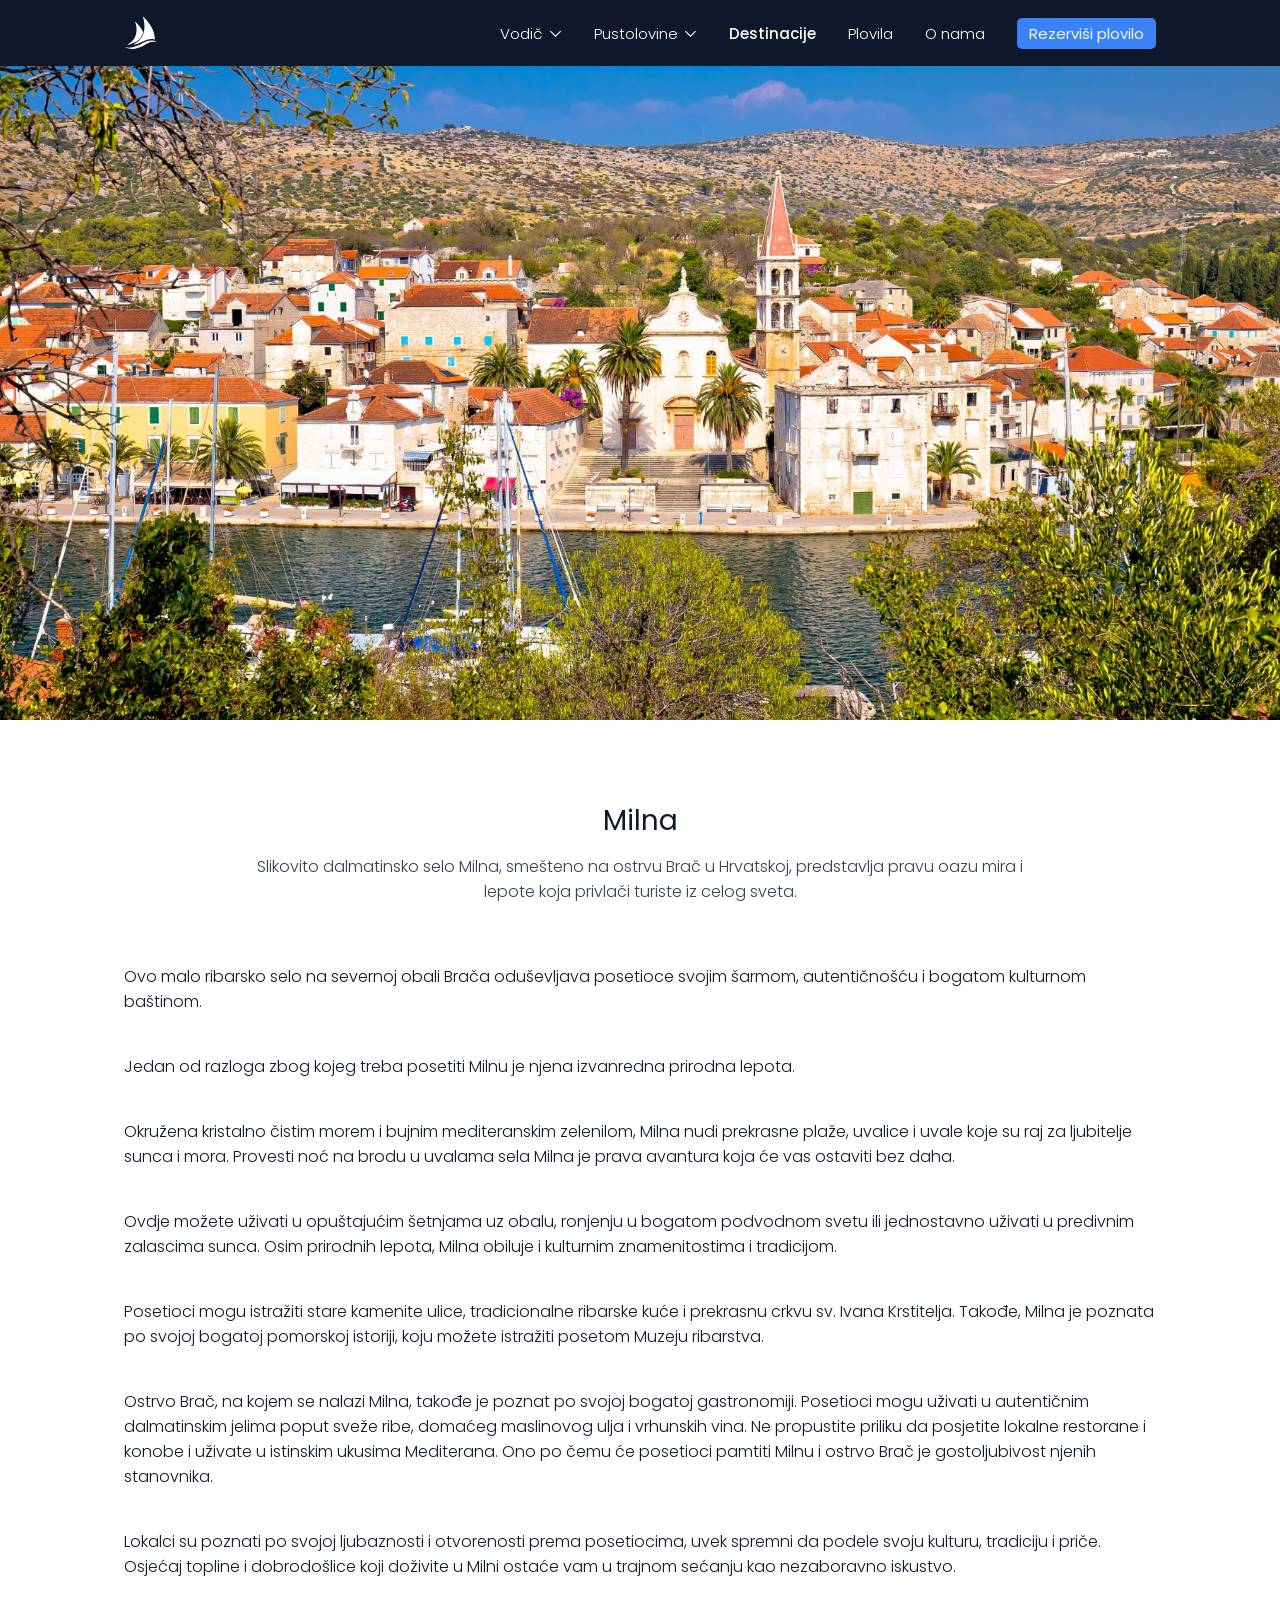
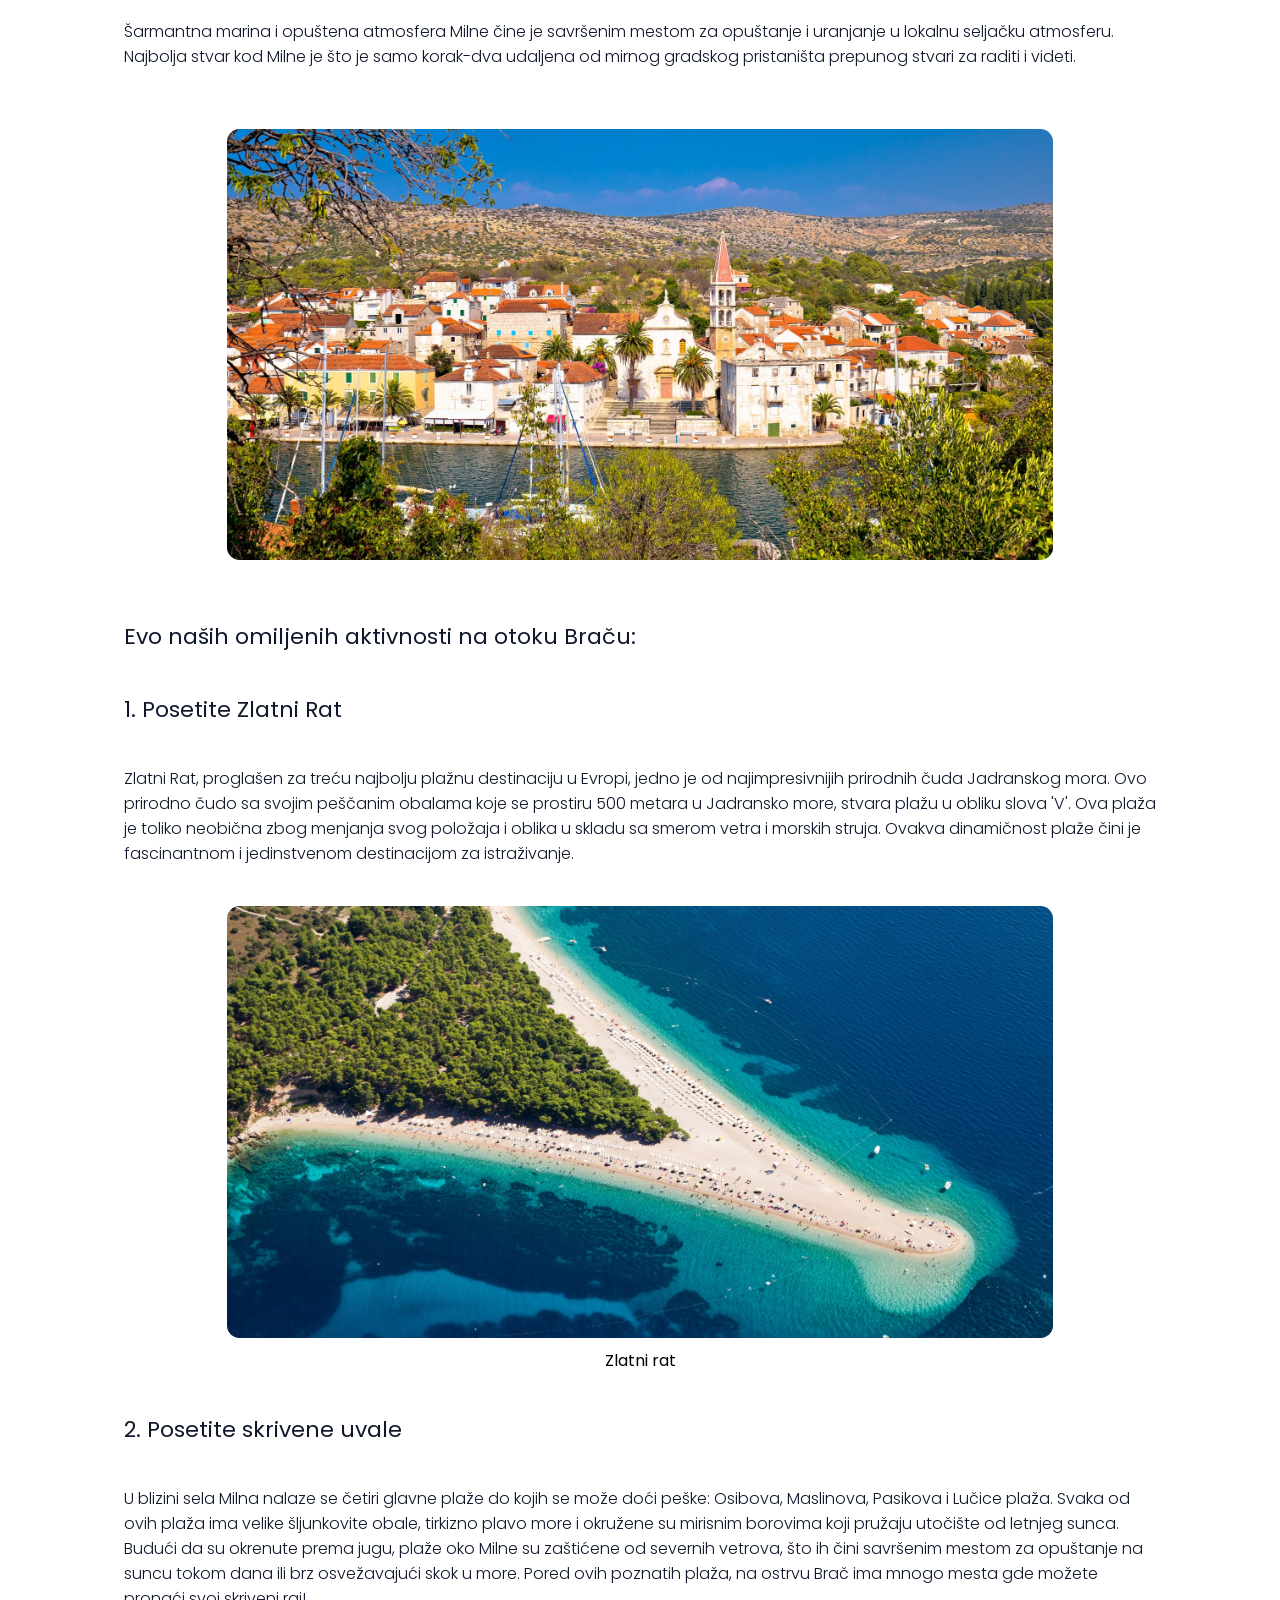
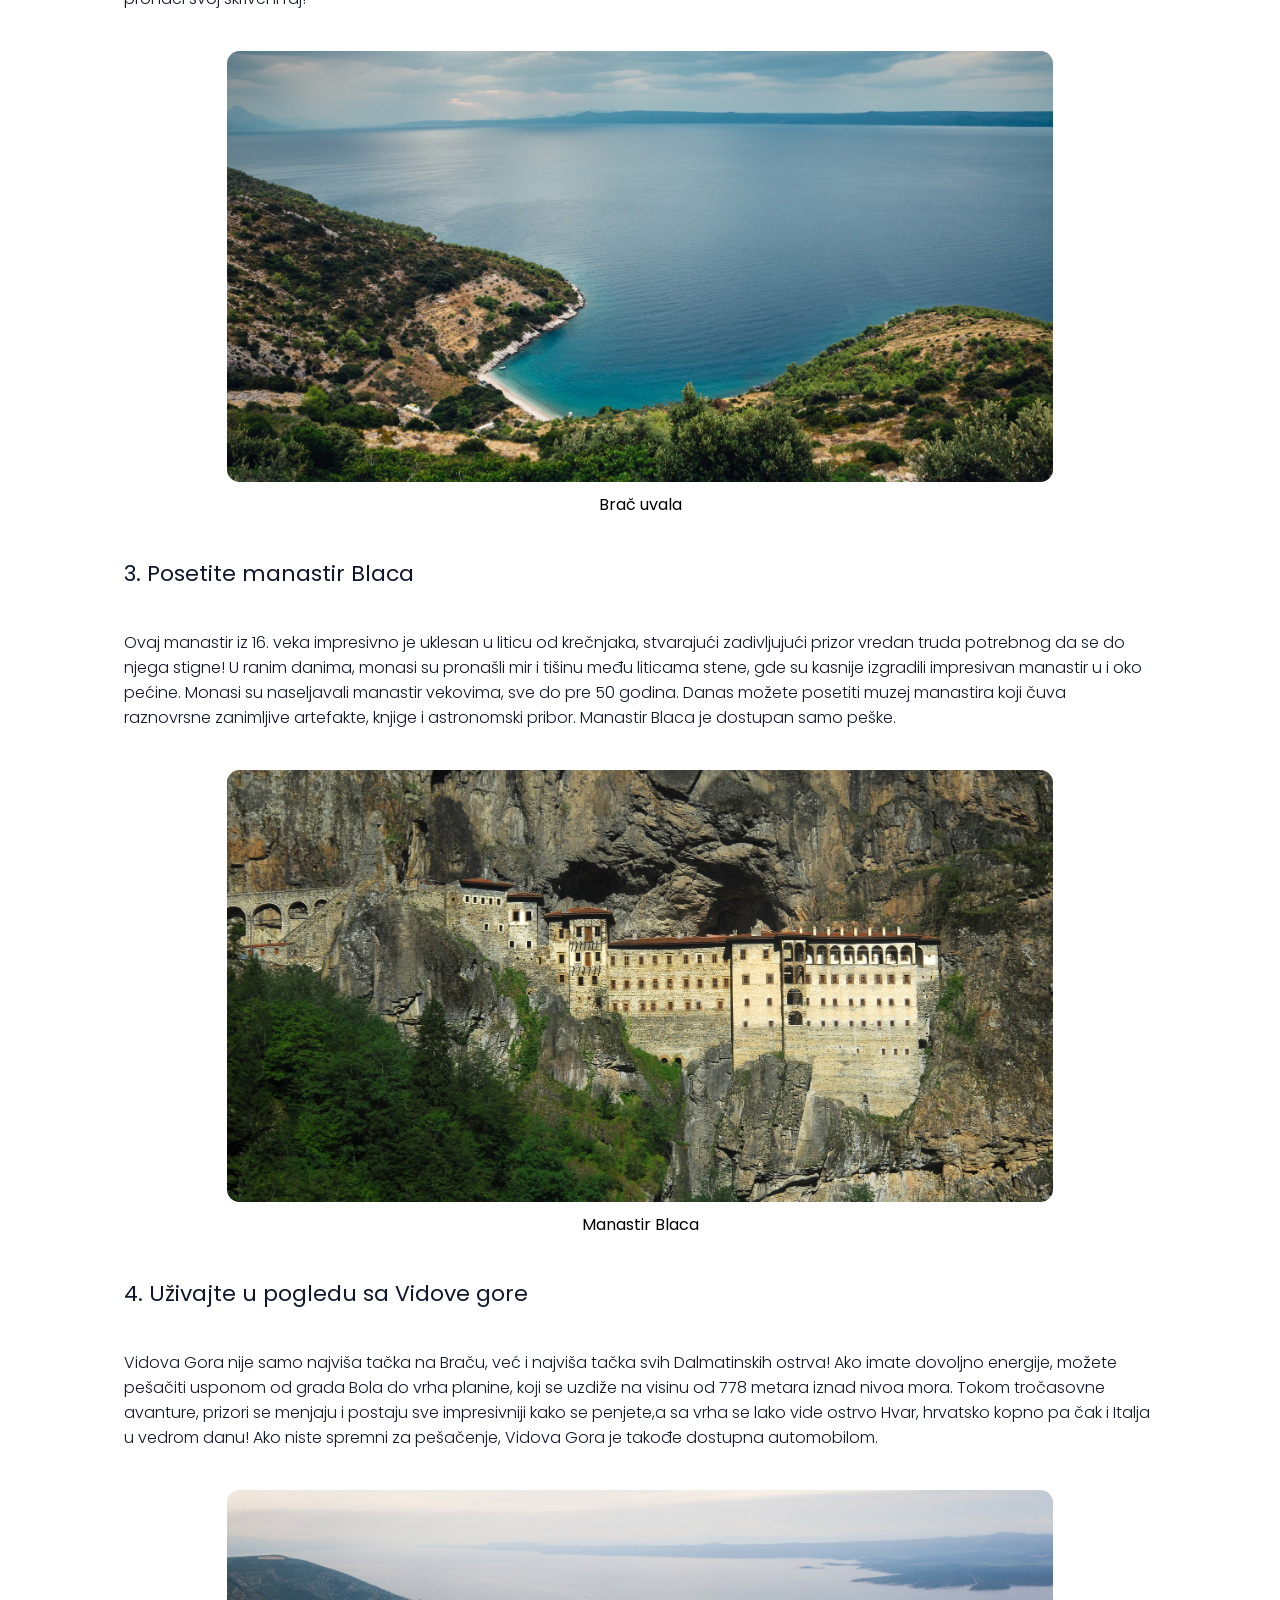
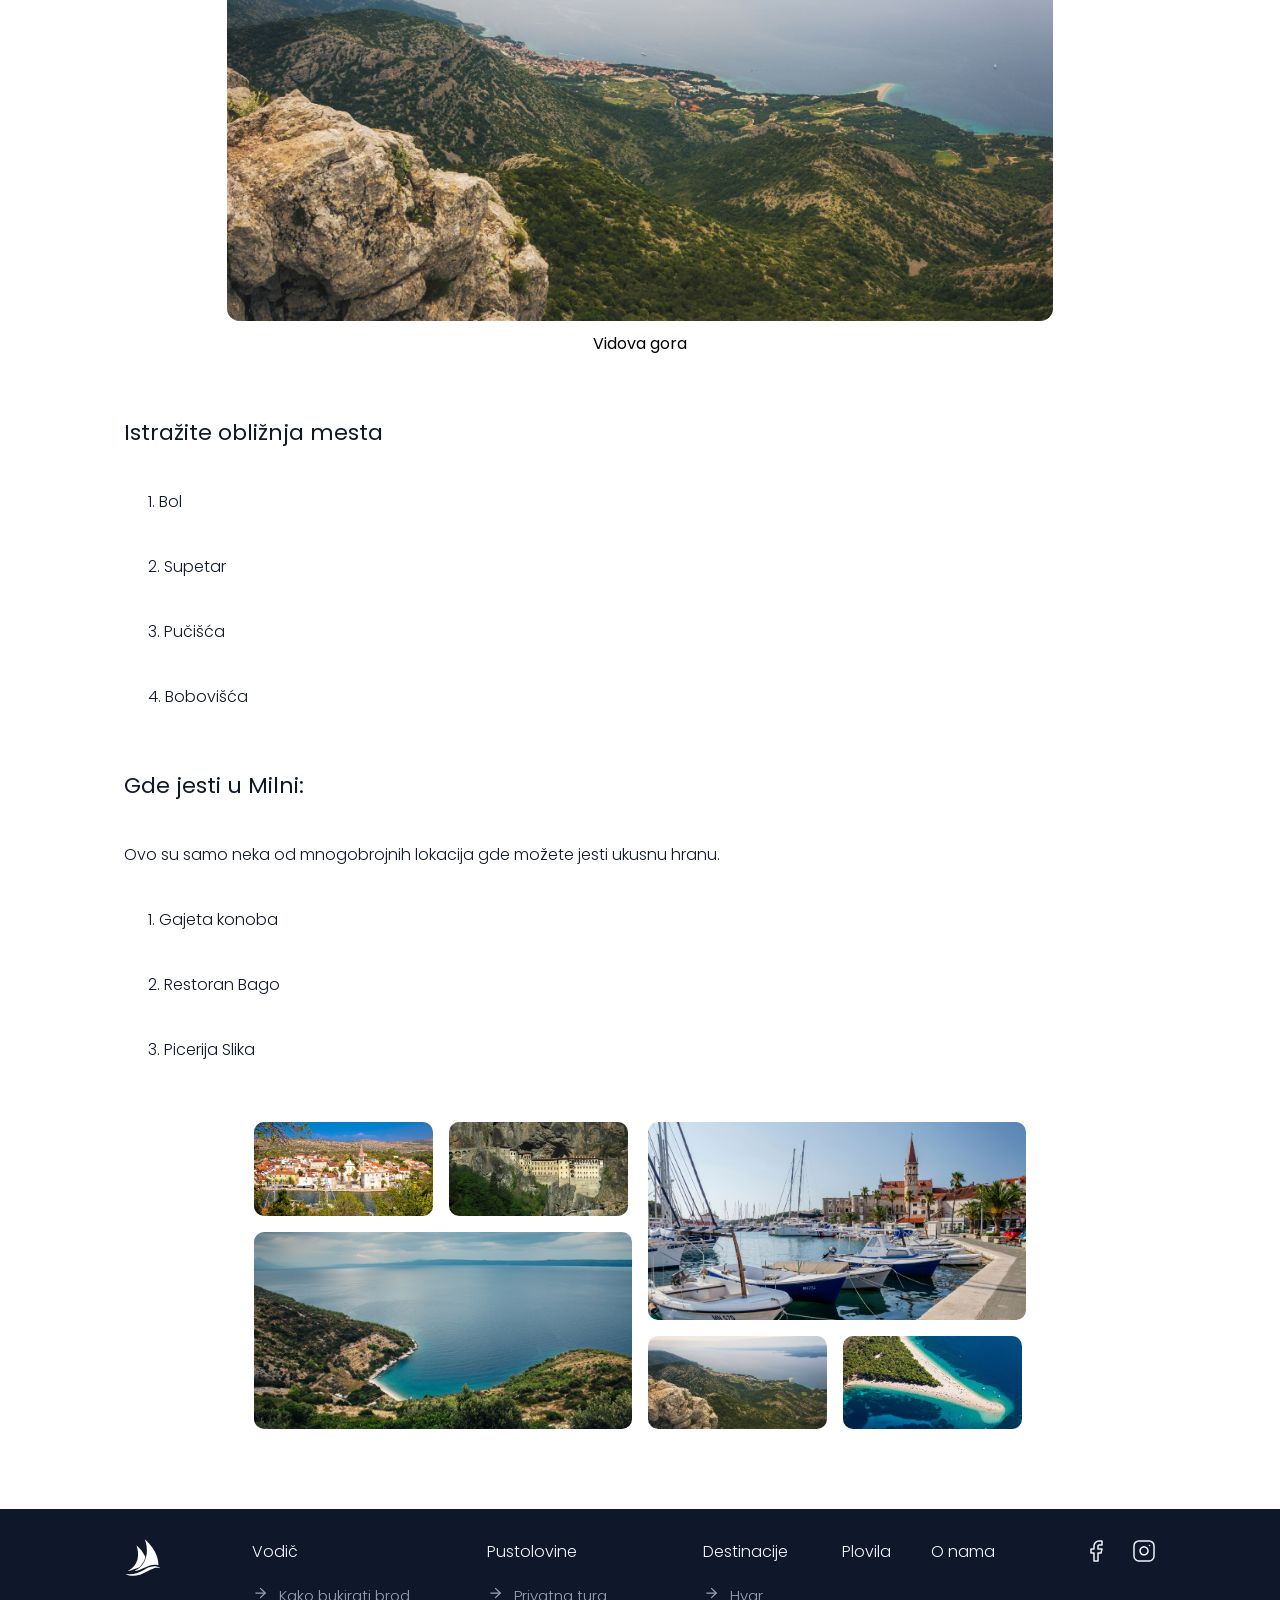
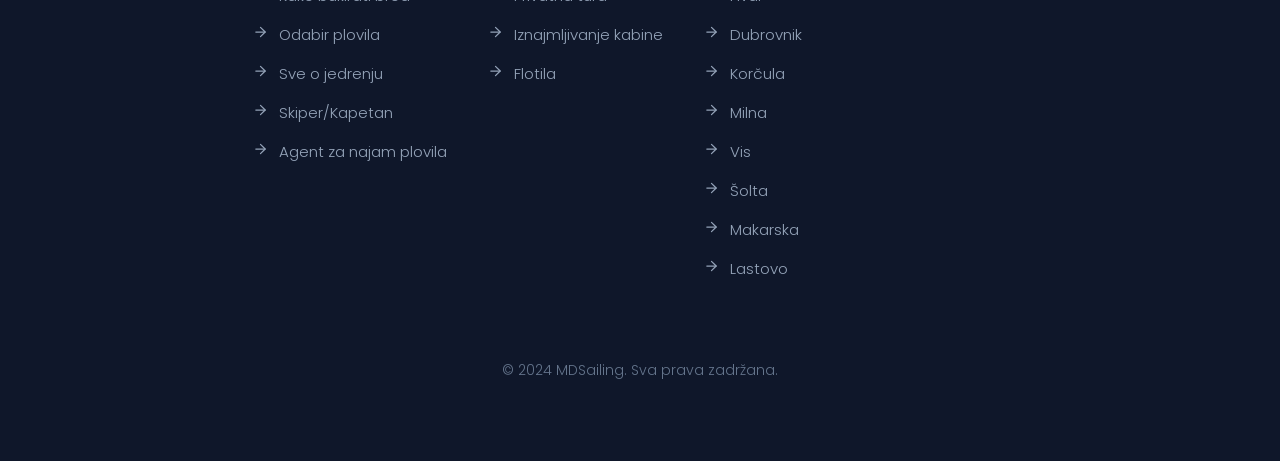
<file: milna.html>
<!DOCTYPE html>
<html lang="sr">

<head>
    <meta charset="UTF-8">
    <meta name="viewport" content="width=device-width, initial-scale=1.0">
    <title>MD Sailing - Milna</title>
    <link rel="stylesheet" href="style.css">
    <link rel="preconnect" href="https://fonts.googleapis.com">
    <link rel="preconnect" href="https://fonts.gstatic.com" crossorigin>
    <link href="https://fonts.googleapis.com/css2?family=Poppins:wght@300;400;500;600&display=swap" rel="stylesheet">
    <link rel="icon" type="image/x-icon" href="./assets/logo/Logo.ico">
</head>

<body>
    <header class="header">
        <nav class="header__nav">
            <a class="header__logo-link" href="/index" >
                <img class="header__logo" src="./assets/svgs/logo-temp.svg" alt="logo" />
            </a>
            <ul class="header__list">
                <li class="header__item header__item__dropdown" id="vodic">
                    <a class="header__anchor">
                        Vodič
                    </a>
                    <img class="header__item__arrow" id="vodic-arrow" src="./assets/svgs/arrow-down.svg" alt="strelica na dole" />
                </li>
                <li class="header__item header__item__dropdown" id="pustolovine">
                    <a class="header__anchor">
                        Pustolovine
                    </a>
                    <img class="header__item__arrow" id="pustolovine-arrow" src="./assets/svgs/arrow-down.svg" alt="strelica na dole" />
                </li>
                <li class="header__item">
                    <a href="/destinacije" class="header__anchor header__anchor__selected">
                        Destinacije
                    </a>
                </li>
                <li class="header__item">
                    <a href="/plovila" class="header__anchor">
                        Plovila
                    </a>
                </li>
                <li class="header__item">
                    <a href="/o-nama" class="header__anchor">
                        O nama
                    </a>
                </li>
                <li class="header__item">
                    <a href="/index#sailing-form" class="CTA CTA__default CTA__primary">
                        Rezerviši plovilo
                    </a>
                </li>
            </ul>
            <button class="header__button" id="burgerButton" aria-label="burger button">
                <hr class="header__hr" id="hr1">
                <hr class="header__hr" id="hr2">
                <hr class="header__hr" id="hr3">
            </button>
            <menu class="header__menu" id="menu">
                <li class="header__menu__item" id="vodic-hamburger">
                    <a class="header__menu__anchor"> Vodič </a>
                    <img class="header__item__arrow" id="vodic-hamburger-arrow" src="./assets/svgs/arrow-down.svg" alt="strelica na dole" />
                </li>
                <menu class="header__vodic-hamburger-menu" id="vodic-hamburger-menu" >
                    <a class="header__vodic-hamburger-menu__item" href="/vodic#link-1" >
                        <img class="header__vodic-hamburger-menu__icon" src="./assets/svgs/footer-sublink-arrow.svg" />
                        <p class="header__vodic-hamburger-menu__text" >Kako bukirati brod</p>
                    </a>
                    <a class="header__vodic-hamburger-menu__item" href="/vodic#link-2" >
                        <img class="header__vodic-hamburger-menu__icon" src="./assets/svgs/footer-sublink-arrow.svg" />
                        <p class="header__vodic-hamburger-menu__text" >Sve o jedrenju</p>
                    </a>
                    <a class="header__vodic-hamburger-menu__item" href="/vodic#link-3" >
                        <img class="header__vodic-hamburger-menu__icon" src="./assets/svgs/footer-sublink-arrow.svg" />
                        <p class="header__vodic-hamburger-menu__text" >Odabir plovila</p>
                    </a>
                    <a class="header__vodic-hamburger-menu__item" href="/vodic#link-4" >
                        <img class="header__vodic-hamburger-menu__icon" src="./assets/svgs/footer-sublink-arrow.svg" />
                        <p class="header__vodic-hamburger-menu__text" >Skiper / Kapetan</p>
                    </a>
                    <a class="header__vodic-hamburger-menu__item" href="/vodic#link-5" >
                        <img class="header__vodic-hamburger-menu__icon" src="./assets/svgs/footer-sublink-arrow.svg" />
                        <p class="header__vodic-hamburger-menu__text" >Agent za najam plovila</p>
                    </a>
                </menu>
                <li class="header__menu__item" id="pustolovine-hamburger">
                    <a class="header__menu__anchor"> Pustolovine
                    </a>
                    <img class="header__item__arrow" id="pustolovine-hamburger-arrow" src="./assets/svgs/arrow-down.svg" alt="strelica na dole" />
                </li>
                <menu class="header__pustolovine-hamburger-menu" id="pustolovine-hamburger-menu" >
                    <a class="header__pustolovine-hamburger-menu__item" href="/pustolovine#link-1" >
                        <img class="header__pustolovine-hamburger-menu__icon" src="./assets/svgs/footer-sublink-arrow.svg" />
                        <p class="header__pustolovine-hamburger-menu__text" >Privatna tura</p>
                    </a>
                    <a class="header__pustolovine-hamburger-menu__item" href="/pustolovine#link-2" >
                        <img class="header__pustolovine-hamburger-menu__icon" src="./assets/svgs/footer-sublink-arrow.svg" />
                        <p class="header__pustolovine-hamburger-menu__text" >Iznajmljivanje kabine</p>
                    </a>
                    <a class="header__pustolovine-hamburger-menu__item" href="/pustolovine#link-3" >
                        <img class="header__pustolovine-hamburger-menu__icon" src="./assets/svgs/footer-sublink-arrow.svg" />
                        <p class="header__pustolovine-hamburger-menu__text" >Flotila</p>
                    </a>
                </menu>
                <li class="header__menu__item">
                    <a href="/destinacije" class="header__menu__anchor"> Destinacije
                    </a>
                </li>
                <li class="header__menu__item">
                    <a href="/plovila" class="header__menu__anchor"> Plovila
                    </a>
                </li>
                <li class="header__menu__item">
                    <a href="/o-nama" class="header__menu__anchor"> O nama
                    </a>
                </li>
                <li class="header__menu__item">
                    <a href="/index#sailing-form" class="CTA CTA__small CTA__primary">
                        Rezerviši plovilo
                    </a>
                </li>
            </menu>
        </nav>
        <menu class="header__vodic-menu" id="vodic-menu">
            <a class="header__vodic-menu__item" href="/vodic#link-1" >
                <img class="header__vodic-menu__icon" src="./assets/svgs/vodic-icon-1.svg" />
                <p class="header__vodic-menu__text" >Kako bukirati brod</p>
            </a>
            <a class="header__vodic-menu__item" href="/vodic#link-2" >
                <img class="header__vodic-menu__icon" src="./assets/svgs/vodic-icon-2.svg" />
                <p class="header__vodic-menu__text" >Odabir plovila</p>
            </a>
            <a class="header__vodic-menu__item" href="/vodic#link-3" >
                <img class="header__vodic-menu__icon" src="./assets/svgs/vodic-icon-3.svg" />
                <p class="header__vodic-menu__text" >Sve o jedrenju</p>
            </a>
            <a class="header__vodic-menu__item" href="/vodic#link-4" >
                <img class="header__vodic-menu__icon" src="./assets/svgs/vodic-icon-4.svg" />
                <p class="header__vodic-menu__text" >Skiper / Kapetan</p>
            </a>
            <a class="header__vodic-menu__item" href="/vodic#link-5" >
                <img class="header__vodic-menu__icon" src="./assets/svgs/vodic-icon-5.svg" />
                <p class="header__vodic-menu__text" >Agent za najam plovila</p>
            </a>
        </menu>
        <menu class="header__pustolovine-menu" id="pustolovine-menu">
            <a class="header__pustolovine-menu__item" href="/pustolovine#link-1" >
                <img class="header__pustolovine-menu__icon" src="./assets/svgs/pustolovina-icon-1.svg" />
                <p class="header__pustolovine-menu__text" >Privatna tura</p>
            </a>
            <a class="header__pustolovine-menu__item" href="/pustolovine#link-2" >
                <img class="header__pustolovine-menu__icon" src="./assets/svgs/pustolovina-icon-2.svg" />
                <p class="header__pustolovine-menu__text" >Iznajmljivanje kabine</p>
            </a>
            <a class="header__pustolovine-menu__item" href="/pustolovine#link-3" >
                <img class="header__pustolovine-menu__icon" src="./assets/svgs/pustolovina-icon-3.svg" />
                <p class="header__pustolovine-menu__text" >Flotila</p>
            </a>
        </menu>
    </header>
    <section class="section-hero section-hero-mini section-hero-ostrvo-1" id="milna">
        <div class="section-hero__text">
            <!-- <h1 class="heading__h1 section-hero__text__heading" > Milna </h1> -->
        </div>
    </section>
    <section class="section-content-ostrvo-1 section" >
        <div class="section__heading">
            <h2 class="heading__h2 heading__h2__lightmode" > Milna </h2>
            <p class="paragraph__subheading-h2 paragraph__subheading-h2__lightmode" > 
                Slikovito dalmatinsko selo Milna, smešteno na ostrvu Brač u Hrvatskoj, predstavlja pravu oazu mira i lepote koja privlači turiste iz celog sveta.</p>
        </div>
        <div class="section-content-ostrvo-1__content">
            <article class="section-content-ostrvo-1__content__article">
                <p class="section-content-ostrvo-1__content__paragraph">Ovo malo ribarsko selo na severnoj obali Brača oduševljava posetioce svojim šarmom, autentičnošću i bogatom kulturnom baštinom.</p>
                <p class="section-content-ostrvo-1__content__paragraph" >Jedan od razloga zbog kojeg treba posetiti Milnu je njena izvanredna prirodna lepota.</p>
                <p class="section-content-ostrvo-1__content__paragraph" >Okružena kristalno čistim morem i bujnim mediteranskim zelenilom, Milna nudi prekrasne plaže, uvalice i uvale koje su raj za ljubitelje sunca i mora.
                    Provesti noć na brodu u uvalama sela Milna je prava avantura koja će vas ostaviti bez daha. </p>
                <p class="section-content-ostrvo-1__content__paragraph" >Ovdje možete uživati u opuštajućim šetnjama uz obalu, ronjenju u bogatom podvodnom svetu ili jednostavno uživati u predivnim zalascima sunca. 
                    Osim prirodnih lepota, Milna obiluje i kulturnim znamenitostima i tradicijom.</p>
                <p class="section-content-ostrvo-1__content__paragraph" >Posetioci mogu istražiti stare kamenite ulice, tradicionalne ribarske kuće i prekrasnu crkvu sv. Ivana Krstitelja. 
                    Takođe, Milna je poznata po svojoj bogatoj pomorskoj istoriji, koju možete istražiti posetom Muzeju ribarstva.</p>
                <p class="section-content-ostrvo-1__content__paragraph" >Ostrvo Brač, na kojem se nalazi Milna, takođe je poznat po svojoj bogatoj gastronomiji. Posetioci mogu uživati u autentičnim dalmatinskim jelima poput sveže ribe, domaćeg maslinovog ulja i vrhunskih vina.
                    Ne propustite priliku da posjetite lokalne restorane i konobe i uživate u istinskim ukusima Mediterana.
                    Ono po čemu će posetioci pamtiti Milnu i ostrvo Brač je gostoljubivost njenih stanovnika. </p>
                <p class="section-content-ostrvo-1__content__paragraph" >Lokalci su poznati po svojoj ljubaznosti i otvorenosti prema posetiocima, uvek spremni da podele svoju kulturu, tradiciju i priče.
                    Osjećaj topline i dobrodošlice koji doživite u Milni ostaće vam u trajnom sećanju kao nezaboravno iskustvo.</p>
                <p class="section-content-ostrvo-1__content__paragraph" >Šarmantna marina i opuštena atmosfera Milne čine je savršenim mestom za opuštanje i uranjanje u lokalnu seljačku atmosferu. 
                    Najbolja stvar kod Milne je što je samo korak-dva udaljena od mirnog gradskog pristaništa prepunog stvari za raditi i videti.</p>
            </article>
            <div class="section-content-ostrvo-1__content__images">
                <img class="section-content-ostrvo-1__content__image" src="./assets/images/milna/2.jpg" />
            </div>
            <article class="section-content-ostrvo-1__content__article">
                <h3 class="section-content-ostrvo-1__content__heading" >Evo naših omiljenih aktivnosti na otoku Braču:</h3>
                <h3 class="section-content-ostrvo-1__content__heading" >1. Posetite Zlatni Rat</h3>
                <p class="section-content-ostrvo-1__content__paragraph" >
                    Zlatni Rat, proglašen za treću najbolju plažnu destinaciju u Evropi, jedno je od najimpresivnijih prirodnih čuda Jadranskog mora.
                    Ovo prirodno čudo sa svojim peščanim obalama koje se prostiru 500 metara u Jadransko more, stvara plažu u obliku slova 'V'. 
                    Ova plaža je toliko neobična zbog menjanja svog položaja i oblika u skladu sa smerom vetra i morskih struja.
                    Ovakva dinamičnost plaže čini je fascinantnom i jedinstvenom destinacijom za istraživanje.
                </p>
                <div class="section-content-ostrvo-1__content__images">
                    <img class="section-content-ostrvo-1__content__image" src="./assets/images/milna/Zlatni rat plaza.jpg" />
                </div>
                <p class="section-content-ostrvo-1__desc">Zlatni rat</p>
                <h3 class="section-content-ostrvo-1__content__heading" >2. Posetite skrivene uvale</h3>
                <p class="section-content-ostrvo-1__content__paragraph" >
                    U blizini sela Milna nalaze se četiri glavne plaže do kojih se može doći peške: Osibova, Maslinova, Pasikova i Lučice plaža.
                    Svaka od ovih plaža ima velike šljunkovite obale, tirkizno plavo more i okružene su mirisnim borovima koji pružaju utočište od letnjeg sunca.
                    Budući da su okrenute prema jugu, plaže oko Milne su zaštićene od severnih vetrova, što ih čini savršenim mestom za opuštanje na suncu tokom dana ili brz osvežavajući skok u more.
                    Pored ovih poznatih plaža, na ostrvu Brač ima mnogo mesta gde možete pronaći svoj skriveni raj!
                </p>
                <div class="section-content-ostrvo-1__content__images">
                    <img class="section-content-ostrvo-1__content__image" src="./assets/images/milna/Brac uvala.jpg" />
                </div>
                <p class="section-content-ostrvo-1__desc">Brač uvala</p>
                <h3 class="section-content-ostrvo-1__content__heading" >3. Posetite manastir Blaca</h3>
                <p class="section-content-ostrvo-1__content__paragraph" >
                    Ovaj manastir iz 16. veka impresivno je uklesan u liticu od krečnjaka, stvarajući zadivljujući prizor vredan truda potrebnog da se do njega stigne!
                    U ranim danima, monasi su pronašli mir i tišinu među liticama stene, gde su kasnije izgradili impresivan manastir u i oko pećine.
                    Monasi su naseljavali manastir vekovima, sve do pre 50 godina.
                    Danas možete posetiti muzej manastira koji čuva raznovrsne zanimljive artefakte, knjige i astronomski pribor.
                    Manastir Blaca je dostupan samo peške.
                </p>
                <div class="section-content-ostrvo-1__content__images">
                    <img class="section-content-ostrvo-1__content__image" src="./assets/images/milna/Blaca manastir.jpg" />
                </div>
                <p class="section-content-ostrvo-1__desc">Manastir Blaca</p>
                <h3 class="section-content-ostrvo-1__content__heading" >4. Uživajte u pogledu sa Vidove gore</h3>
                <p class="section-content-ostrvo-1__content__paragraph" >
                    Vidova Gora nije samo najviša tačka na Braču, već i najviša tačka svih Dalmatinskih ostrva!
                    Ako imate dovoljno energije, možete pešačiti usponom od grada Bola do vrha planine, koji se uzdiže na visinu od 778 metara iznad nivoa mora.
                    Tokom tročasovne avanture, prizori se menjaju i postaju sve impresivniji kako se penjete,a sa vrha se lako vide ostrvo Hvar, hrvatsko kopno pa čak i Italja u vedrom danu!
                   Ako niste spremni za pešačenje, Vidova Gora je takođe dostupna automobilom.
                </p>
                <div class="section-content-ostrvo-1__content__images">
                    <img class="section-content-ostrvo-1__content__image" src="./assets/images/milna/Vidova gora.jpg" />
                </div>
                <p class="section-content-ostrvo-1__desc">Vidova gora</p>
            </article>
            <article class="section-content-ostrvo-1__content__article">
                <h3 class="section-content-ostrvo-1__content__heading" >Istražite obližnja mesta</h3>
                <p class="section-content-ostrvo-1__content__paragraph" >
                    &nbsp &nbsp &nbsp 1. Bol
                </p>    
                <p class="section-content-ostrvo-1__content__paragraph" >
                    &nbsp &nbsp &nbsp 2. Supetar
                </p>  
                <p class="section-content-ostrvo-1__content__paragraph" >
                    &nbsp &nbsp &nbsp 3. Pučišća
                </p>
                <p class="section-content-ostrvo-1__content__paragraph" >
                    &nbsp &nbsp &nbsp 4. Bobovišća
                </p>
                    <!-- <ul class="section-content__blog__section__list" >
                        <li class="section-content__blog__section__item" >
                            <p class="section-content__blog__section__paragraph" >Carpe Diem</p>
                        </li>
                        <li class="section-content__blog__section__item" >
                            <p class="section-content__blog__section__paragraph" >Nautica Bar</p>
                        </li>
                        <li class="section-content__blog__section__item" >
                            <p class="section-content__blog__section__paragraph" >Hula Hula Bar</p>
                        </li>
                    </ul> -->
            </article>
            <article class="section-content-ostrvo-1__content__article">
                <h3 class="section-content-ostrvo-1__content__heading" >Gde jesti u Milni:</h3>
                <p class="section-content-ostrvo-1__content__paragraph" >Ovo su samo neka od mnogobrojnih lokacija gde možete jesti ukusnu hranu.
                </p>  
                    <p class="section-content-ostrvo-1__content__paragraph" >
                        &nbsp &nbsp &nbsp 1. Gajeta konoba
                    </p>    
                    <p class="section-content-ostrvo-1__content__paragraph" >
                        &nbsp &nbsp &nbsp 2. Restoran Bago
                    </p>  
                    <p class="section-content-ostrvo-1__content__paragraph" >
                        &nbsp &nbsp &nbsp 3. Picerija Slika
                    </p> 
                    <!-- <ul class="section-content__blog__section__list" >
                        <li class="section-content__blog__section__item" >
                            <p class="section-content__blog__section__paragraph" >Mizarola</p>
                        </li>
                        <li class="section-content__blog__section__item" >
                            <p class="section-content__blog__section__paragraph" >Apetti</p>
                        </li>
                        <li class="section-content__blog__section__item" >
                            <p class="section-content__blog__section__paragraph" >Divino</p>
                        </li>
                    </ul> -->
            </article>
            <div class="section-gallery__gallery">
                <div class="section-gallery__gallery__column">
                    <div class="section-gallery__gallery__row">
                        <img class="section-gallery__gallery__image-2" src="./assets/images/milna/2.jpg" />
                        <img class="section-gallery__gallery__image-2" src="./assets/images/milna/Blaca manastir.jpg" />
                    </div>
                    <div class="section-gallery__gallery__row-large">
                        <img class="section-gallery__gallery__image" src="./assets/images/milna/Brac uvala.jpg" />
                    </div>
                </div>
                <div class="section-gallery__gallery__column">
                    <div class="section-gallery__gallery__row-large">
                        <img class="section-gallery__gallery__image" src="./assets/images/milna/Milna.jpg" />
                    </div>
                    <div class="section-gallery__gallery__row">
                        <img class="section-gallery__gallery__image-2" src="./assets/images/milna/Vidova gora.jpg" />
                        <img class="section-gallery__gallery__image-2" src="./assets/images/milna/Zlatni rat plaza.jpg" />
                    </div>
                </div>
            </div>
        </div>
    </section>
    <footer class="footer" >
        <div class="footer__body">
            <div class="footer__mobile">
                <img class="footer__mobile__logo" src="./assets/svgs/logo-temp.svg" />
                <div class="footer__mobile__social">
                    <a class="footer__mobile__social__link" >
                        <img class="footer__mobile__social__icon" src="./assets/svgs/social-icon-1.svg" />
                    </a>
                    <a class="footer__mobile__social__link" href="https://www.instagram.com/mdsailing/" target="_blank">
                        <img class="footer__mobile__social__icon" src="./assets/svgs/social-icon-3.svg" />
                    </a>
                </div>
            </div>
            <img class="footer__logo" src="./assets/svgs/logo-temp.svg" />
            <ul class="footer__links">
                <div class="footer__divider">
                    <li class="footer__link" >
                        <p class="footer__link__title" >Vodič</p>
                        <ul class="footer__sublinks" >
                            <li class="footer__sublink" >
                                <img class="footer__sublink__arrow" src="./assets/svgs/footer-sublink-arrow.svg" />
                                <a class="footer__sublink__anchor" href="/vodic#link-1" >Kako bukirati brod</a>
                            </li>
                            <li class="footer__sublink" >
                                <img class="footer__sublink__arrow" src="./assets/svgs/footer-sublink-arrow.svg" />
                                <a class="footer__sublink__anchor" href="/vodic#link-2" >Odabir plovila</a>
                            </li>
                            <li class="footer__sublink" >
                                <img class="footer__sublink__arrow" src="./assets/svgs/footer-sublink-arrow.svg" />
                                <a class="footer__sublink__anchor" href="/vodic#link-3" >Sve o jedrenju</a>
                            </li>
                            <li class="footer__sublink" >
                                <img class="footer__sublink__arrow" src="./assets/svgs/footer-sublink-arrow.svg" />
                                <a class="footer__sublink__anchor" href="/vodic#link-4" >Skiper/Kapetan</a>
                            </li>
                            <li class="footer__sublink" >
                                <img class="footer__sublink__arrow" src="./assets/svgs/footer-sublink-arrow.svg" />
                                <a class="footer__sublink__anchor" href="/vodic#link-5" >Agent za najam plovila</a>
                            </li>
                        </ul>
                    </li>
                    <li class="footer__link" >
                        <p class="footer__link__title" >Pustolovine</p>
                        <ul class="footer__sublinks" >
                            <li class="footer__sublink" >
                                <img class="footer__sublink__arrow" src="./assets/svgs/footer-sublink-arrow.svg" />
                                <a class="footer__sublink__anchor" href="/pustolovine#link-1" >Privatna tura</a>
                            </li>
                            <li class="footer__sublink" >
                                <img class="footer__sublink__arrow" src="./assets/svgs/footer-sublink-arrow.svg" />
                                <a class="footer__sublink__anchor" href="/pustolovine#link-2" >Iznajmljivanje kabine</a>
                            </li>
                            <li class="footer__sublink" >
                                <img class="footer__sublink__arrow" src="./assets/svgs/footer-sublink-arrow.svg" />
                                <a class="footer__sublink__anchor" href="/pustolovine#link-3" >Flotila</a>
                            </li>
                        </ul>
                    </li>
                </div>
                <div class="footer__divider">
                    <li class="footer__link" >
                        <p class="footer__link__title" >Destinacije</p>
                        <ul class="footer__sublinks" >
                            <li class="footer__sublink" >
                                <img class="footer__sublink__arrow" src="./assets/svgs/footer-sublink-arrow.svg" />
                                <a class="footer__sublink__anchor" href="/hvar">Hvar</a>
                            </li>
                            <li class="footer__sublink" >
                                <img class="footer__sublink__arrow" src="./assets/svgs/footer-sublink-arrow.svg" />
                                <a class="footer__sublink__anchor" href="/dubrovnik" >Dubrovnik</a>
                            </li>
                            <li class="footer__sublink" >
                                <img class="footer__sublink__arrow" src="./assets/svgs/footer-sublink-arrow.svg" />
                                <a class="footer__sublink__anchor" href="/korcula" >Korčula</a>
                            </li>
                            <li class="footer__sublink" >
                                <img class="footer__sublink__arrow" src="./assets/svgs/footer-sublink-arrow.svg" />
                                <a class="footer__sublink__anchor" href="/milna">Milna</a>
                            </li>
                            <li class="footer__sublink" >
                                <img class="footer__sublink__arrow" src="./assets/svgs/footer-sublink-arrow.svg" />
                                <a class="footer__sublink__anchor" href="/vis" >Vis</a>
                            </li>
                            <li class="footer__sublink" >
                                <img class="footer__sublink__arrow" src="./assets/svgs/footer-sublink-arrow.svg" />
                                <a class="footer__sublink__anchor" href="/solta" >Šolta</a>
                            </li>
                            <li class="footer__sublink" >
                                <img class="footer__sublink__arrow" src="./assets/svgs/footer-sublink-arrow.svg" />
                                <a class="footer__sublink__anchor" href="/makarska" >Makarska</a>
                            </li>
                            <li class="footer__sublink" >
                                <img class="footer__sublink__arrow" src="./assets/svgs/footer-sublink-arrow.svg" />
                                <a class="footer__sublink__anchor" href="/lastovo" >Lastovo</a>
                            </li>
                        </ul>
                    </li>
                    <li class="footer__link" >
                        <a class="footer__link__title" href="/plovila" >Plovila</a>
                    </li>
                    <li class="footer__link" >
                        <a class="footer__link__title" href="/o-nama" >O nama</a>
                    </li>
                </div>
            </ul>
            <div class="footer__social">
                <a class="footer__social__link" >
                    <img class="footer__social__icon" src="./assets/svgs/social-icon-1.svg" />
                </a>
                <a class="footer__social__link" href="https://www.instagram.com/mdsailing/" target="_blank">
                    <img class="footer__social__icon" src="./assets/svgs/social-icon-3.svg" />
                </a>
            </div>
        </div>
        <div class="footer__copyright">
            <p class="footer__copyright__text">© 2024 MDSailing. Sva prava zadržana.</p>
        </div>
    </footer>
    <script src="./header.js" >
    </script>
</body>

</html>
</file>
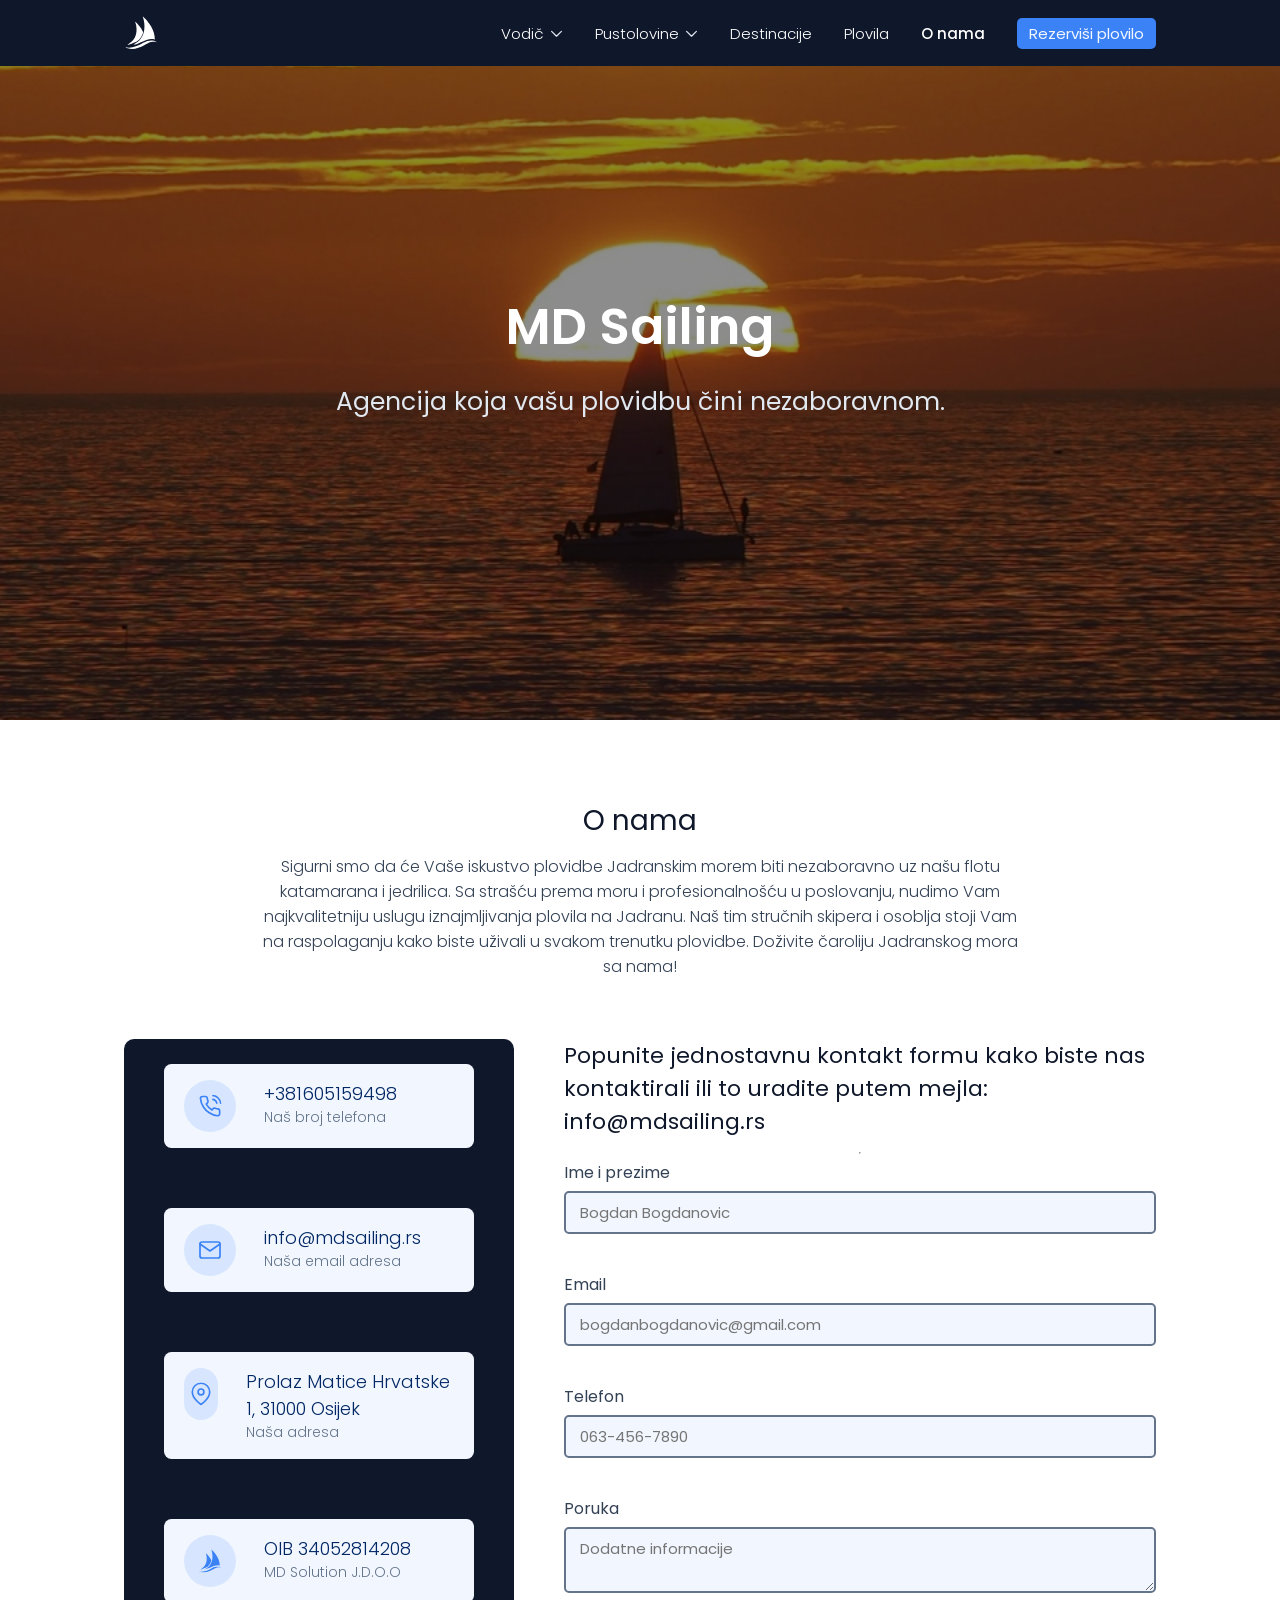
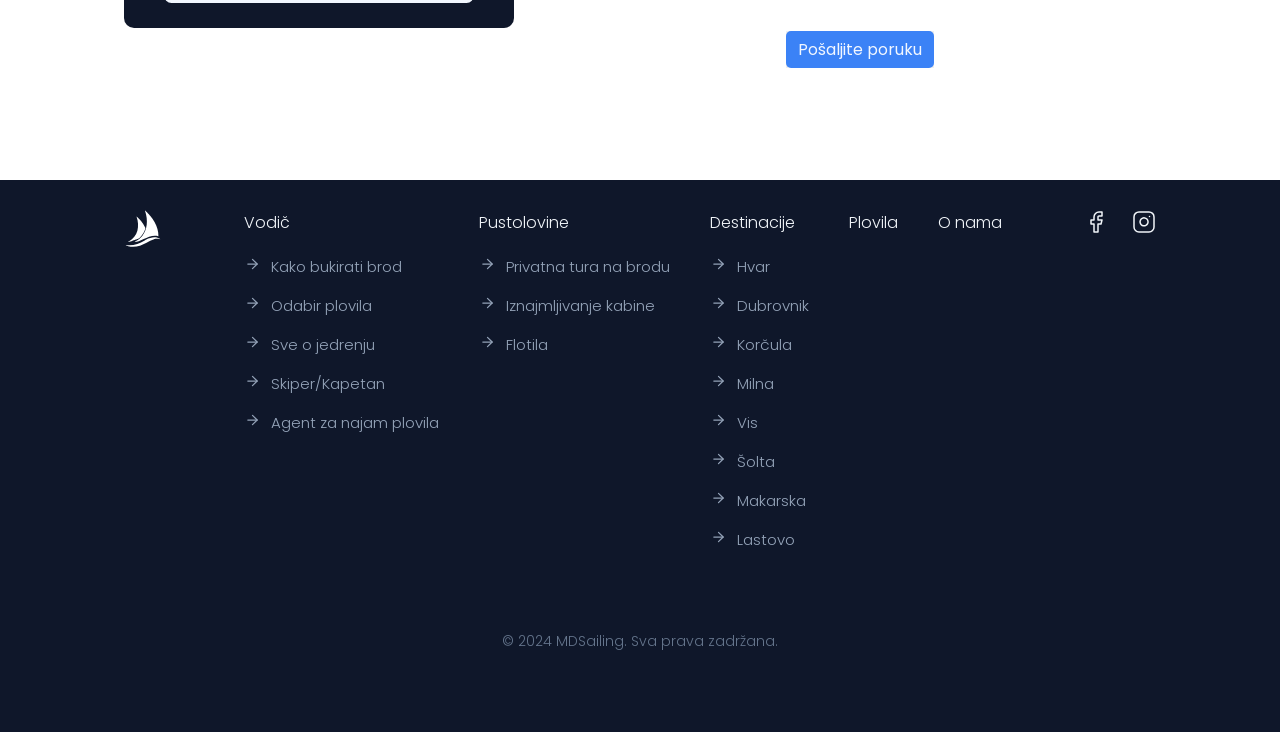
<file: o-nama.html>
<!DOCTYPE html>
<html lang="sr">

<head>
    <meta charset="UTF-8">
    <meta name="viewport" content="width=device-width, initial-scale=1.0">
    <title>MD Sailing - o nama</title>
    <link rel="stylesheet" href="style.css">
    <link rel="preconnect" href="https://fonts.googleapis.com">
    <link rel="preconnect" href="https://fonts.gstatic.com" crossorigin>
    <link href="https://fonts.googleapis.com/css2?family=Poppins:wght@300;400;500;600&display=swap" rel="stylesheet">
    <link rel="icon" type="image/x-icon" href="./assets/logo/Logo.ico">
</head>

<body>
    <header class="header">
        <nav class="header__nav">
            <a class="header__logo-link" href="/index" >
                <img class="header__logo" src="./assets/svgs/logo-temp.svg" alt="logo" />
            </a>
            <ul class="header__list">
                <li class="header__item header__item__dropdown" id="vodic">
                    <a class="header__anchor">
                        Vodič
                    </a>
                    <img class="header__item__arrow" id="vodic-arrow" src="./assets/svgs/arrow-down.svg" alt="strelica na dole" />
                </li>
                <li class="header__item header__item__dropdown" id="pustolovine">
                    <a class="header__anchor">
                        Pustolovine
                    </a>
                    <img class="header__item__arrow" id="pustolovine-arrow" src="./assets/svgs/arrow-down.svg" alt="strelica na dole" />
                </li>
                <li class="header__item">
                    <a href="/destinacije" class="header__anchor">
                        Destinacije
                    </a>
                </li>
                <li class="header__item">
                    <a href="/plovila" class="header__anchor">
                        Plovila
                    </a>
                </li>
                <li class="header__item">
                    <a href="/o-nama" class="header__anchor header__anchor__selected">
                        O nama
                    </a>
                </li>
                <li class="header__item">
                    <a href="/index#sailing-form" class="CTA CTA__default CTA__primary">
                        Rezerviši plovilo
                    </a>
                </li>
            </ul>
            <button class="header__button" id="burgerButton" aria-label="burger button">
                <hr class="header__hr" id="hr1">
                <hr class="header__hr" id="hr2">
                <hr class="header__hr" id="hr3">
            </button>
            <menu class="header__menu" id="menu">
                <li class="header__menu__item" id="vodic-hamburger">
                    <a class="header__menu__anchor"> Vodič </a>
                    <img class="header__item__arrow" id="vodic-hamburger-arrow" src="./assets/svgs/arrow-down.svg" alt="strelica na dole" />
                </li>
                <menu class="header__vodic-hamburger-menu" id="vodic-hamburger-menu" >
                    <a class="header__vodic-hamburger-menu__item" href="/vodic#link-1" >
                        <img class="header__vodic-hamburger-menu__icon" src="./assets/svgs/footer-sublink-arrow.svg" />
                        <p class="header__vodic-hamburger-menu__text" >Kako bukirati brod</p>
                    </a>
                    <a class="header__vodic-hamburger-menu__item" href="/vodic#link-2" >
                        <img class="header__vodic-hamburger-menu__icon" src="./assets/svgs/footer-sublink-arrow.svg" />
                        <p class="header__vodic-hamburger-menu__text" >Sve o jedrenju</p>
                    </a>
                    <a class="header__vodic-hamburger-menu__item" href="/vodic#link-3" >
                        <img class="header__vodic-hamburger-menu__icon" src="./assets/svgs/footer-sublink-arrow.svg" />
                        <p class="header__vodic-hamburger-menu__text" >Odabir plovila</p>
                    </a>
                    <a class="header__vodic-hamburger-menu__item" href="/vodic#link-4" >
                        <img class="header__vodic-hamburger-menu__icon" src="./assets/svgs/footer-sublink-arrow.svg" />
                        <p class="header__vodic-hamburger-menu__text" >Skiper / Kapetan</p>
                    </a>
                    <a class="header__vodic-hamburger-menu__item" href="/vodic#link-5" >
                        <img class="header__vodic-hamburger-menu__icon" src="./assets/svgs/footer-sublink-arrow.svg" />
                        <p class="header__vodic-hamburger-menu__text" >Agent za najam plovila</p>
                    </a>
                </menu>
                <li class="header__menu__item" id="pustolovine-hamburger">
                    <a class="header__menu__anchor"> Pustolovine
                    </a>
                    <img class="header__item__arrow" id="pustolovine-hamburger-arrow" src="./assets/svgs/arrow-down.svg" alt="strelica na dole" />
                </li>
                <menu class="header__pustolovine-hamburger-menu" id="pustolovine-hamburger-menu" >
                    <a class="header__pustolovine-hamburger-menu__item" href="/pustolovine#link-1" >
                        <img class="header__pustolovine-hamburger-menu__icon" src="./assets/svgs/footer-sublink-arrow.svg" />
                        <p class="header__pustolovine-hamburger-menu__text" >Privatna tura na brodu</p>
                    </a>
                    <a class="header__pustolovine-hamburger-menu__item" href="/pustolovine#link-2" >
                        <img class="header__pustolovine-hamburger-menu__icon" src="./assets/svgs/footer-sublink-arrow.svg" />
                        <p class="header__pustolovine-hamburger-menu__text" >Iznajmljivanje kabine</p>
                    </a>
                    <a class="header__pustolovine-hamburger-menu__item" href="/pustolovine#link-3" >
                        <img class="header__pustolovine-hamburger-menu__icon" src="./assets/svgs/footer-sublink-arrow.svg" />
                        <p class="header__pustolovine-hamburger-menu__text" >Flotila</p>
                    </a>
                </menu>
                <li class="header__menu__item">
                    <a href="/destinacije" class="header__menu__anchor"> Destinacije
                    </a>
                </li>
                <li class="header__menu__item">
                    <a href="/plovila" class="header__menu__anchor"> Plovila
                    </a>
                </li>
                <li class="header__menu__item">
                    <a href="/o-nama" class="header__menu__anchor"> O nama
                    </a>
                </li>
                <li class="header__menu__item">
                    <a href="/index#sailing-form" class="CTA CTA__small CTA__primary">
                        Rezerviši plovilo
                    </a>
                </li>
            </menu>
        </nav>
        <menu class="header__vodic-menu" id="vodic-menu">
            <a class="header__vodic-menu__item" href="/vodic#link-1" >
                <img class="header__vodic-menu__icon" src="./assets/svgs/vodic-icon-1.svg" />
                <p class="header__vodic-menu__text" >Kako bukirati brod</p>
            </a>
            <a class="header__vodic-menu__item" href="/vodic#link-2" >
                <img class="header__vodic-menu__icon" src="./assets/svgs/vodic-icon-2.svg" />
                <p class="header__vodic-menu__text" >Odabir plovila</p>
            </a>
            <a class="header__vodic-menu__item" href="/vodic#link-3" >
                <img class="header__vodic-menu__icon" src="./assets/svgs/vodic-icon-3.svg" />
                <p class="header__vodic-menu__text" >Sve o jedrenju</p>
            </a>
            <a class="header__vodic-menu__item" href="/vodic#link-4" >
                <img class="header__vodic-menu__icon" src="./assets/svgs/vodic-icon-4.svg" />
                <p class="header__vodic-menu__text" >Skiper / Kapetan</p>
            </a>
            <a class="header__vodic-menu__item" href="/vodic#link-5" >
                <img class="header__vodic-menu__icon" src="./assets/svgs/vodic-icon-5.svg" />
                <p class="header__vodic-menu__text" >Agent za najam plovila</p>
            </a>
        </menu>
        <menu class="header__pustolovine-menu" id="pustolovine-menu">
            <a class="header__pustolovine-menu__item" href="/pustolovine#link-1" >
                <img class="header__pustolovine-menu__icon" src="./assets/svgs/pustolovina-icon-1.svg" />
                <p class="header__pustolovine-menu__text" >Privatna tura na brodu</p>
            </a>
            <a class="header__pustolovine-menu__item" href="/pustolovine#link-2" >
                <img class="header__pustolovine-menu__icon" src="./assets/svgs/pustolovina-icon-2.svg" />
                <p class="header__pustolovine-menu__text" >Iznajmljivanje kabine</p>
            </a>
            <a class="header__pustolovine-menu__item" href="/pustolovine#link-3" >
                <img class="header__pustolovine-menu__icon" src="./assets/svgs/pustolovina-icon-3.svg" />
                <p class="header__pustolovine-menu__text" >Flotila</p>
            </a>
        </menu>
    </header>
    <section class="section-hero section-hero-mini section-hero-o-nama">
        <div class="section-hero__text">
            <h1 class="heading__h1 section-hero__text__heading"> MD Sailing </h1>
            <p class="paragraph__subheading-h1 paragraph__subheading-h1__lightmode section-hero__text__subheading">
                Agencija koja vašu plovidbu čini nezaboravnom.</p>
        </div>
    </section>
    <section class="section section-contact" >
        <div class="section__heading">
            <h2 class="heading__h2 heading__h2__lightmode" > O nama </h2>
            <p class="paragraph__subheading-h2 paragraph__subheading-h2__lightmode" >Sigurni smo da će Vaše iskustvo plovidbe Jadranskim morem biti nezaboravno uz našu flotu katamarana i jedrilica. Sa strašću prema moru i profesionalnošću u poslovanju, nudimo Vam najkvalitetniju uslugu iznajmljivanja plovila na Jadranu. Naš tim stručnih skipera i osoblja stoji Vam na raspolaganju kako biste uživali u svakom trenutku plovidbe. Doživite čaroliju Jadranskog mora sa nama!</p>        </div>
        <div class="section-contact__content">
            <div class="section-contact__content__info">
                <article class="section-contact__content__info__article">
                    <div class="section-contact__content__info__icon-body">
                        <img class="section-contact__content__info__icon" src="./assets/svgs/contact-form-icon-1.svg" />
                    </div>
                    <div class="section-contact__content__info__text-body">
                        <p class="section-contact__content__info__big-text" >+381605159498</p>
                        <p class="section-contact__content__info__small-text" >Naš broj telefona</p>
                    </div>
                </article>
                <article class="section-contact__content__info__article">
                    <div class="section-contact__content__info__icon-body">
                        <img class="section-contact__content__info__icon" src="./assets/svgs/contact-form-icon-2.svg" />
                    </div>
                    <div class="section-contact__content__info__text-body">
                        <p class="section-contact__content__info__big-text" >info@mdsailing.rs</p>
                        <p class="section-contact__content__info__small-text" >Naša email adresa</p>
                    </div>
                </article>
                <article class="section-contact__content__info__article">
                    <div class="section-contact__content__info__icon-body">
                        <img class="section-contact__content__info__icon" src="./assets/svgs/contact-form-icon-3.svg" />
                    </div>
                    <div class="section-contact__content__info__text-body">
                        <p class="section-contact__content__info__big-text" >Prolaz Matice Hrvatske 1, 31000 Osijek</p>
                        <p class="section-contact__content__info__small-text" >Naša adresa</p>
                    </div>
                </article>
                <article class="section-contact__content__info__article">
                    <div class="section-contact__content__info__icon-body">
                        <img class="section-contact__content__info__icon" id="contact-logo" src="./assets/logo/logoo.svg" />
                    </div>
                    <div class="section-contact__content__info__text-body">
                        <p class="section-contact__content__info__big-text" >OIB 34052814208</p>
                        <p class="section-contact__content__info__small-text" >MD Solution J.D.O.O</p>
                    </div>
                </article>
            </div>
            <form class="section-contact__content__form" id="contact-form">
                <div class="section-form__input-section">
                    <h3 class="section-content__blog__section__heading">Popunite jednostavnu kontakt formu kako biste nas kontaktirali ili to uradite putem mejla: info@mdsailing.rs</h3>
                    <hr>
                    <p class="section-form__input-title">Ime i prezime</p>
                    <div class="section-form__input-body">
                        <input class="section-form__input" name="name" placeholder="Bogdan Bogdanovic" />
                    </div>
                    <p class="section-form__input-warning">Ime mora imati bar 3 karaktera i ne sme sadržati brojeve!</p>
                </div>
                <div class="section-form__input-section">
                    <p class="section-form__input-title">Email</p>
                    <div class="section-form__input-body">
                        <input class="section-form__input" name="email" placeholder="bogdanbogdanovic@gmail.com" />
                    </div>
                    <p class="section-form__input-warning">Email mora biti u ispravnom formatu!</p>
                </div>
                <div class="section-form__input-section">
                    <p class="section-form__input-title">Telefon</p>
                    <div class="section-form__input-body">
                        <input class="section-form__input" name="phone" placeholder="063-456-7890" />
                    </div>
                    <p class="section-form__input-warning">Telefon mora biti u ispravnom formatu!</p>
                </div>
                <div class="section-form__input-section">
                    <p class="section-form__input-title">Poruka</p>
                    <div class="section-form__input-body">
                        <textarea class="section-form__input" name="message" placeholder="Dodatne informacije"></textarea>
                    </div>
                    <p class="section-form__input-warning">Morate da upišete poruku!</p>
                </div>
                <button type="submit" class="section-form__button">
                    <a class="CTA CTA__small CTA__primary">Pošaljite poruku</a>
                </button>
                <div id="contact-success-msg">Uspešno ste poslali upit. Očekujte odgovor u što kraćem roku.</div>
                <div id="contact-fail-msg">Forma se nije uspešno poslala. Pokušajte malo kasnije.</div>
            </form>
            
        </div>
    </section>
    <footer class="footer" >
        <div class="footer__body">
            <div class="footer__mobile">
                <img class="footer__mobile__logo" src="./assets/svgs/logo-temp.svg" />
                <div class="footer__mobile__social">
                    <a class="footer__mobile__social__link" >
                        <img class="footer__mobile__social__icon" src="./assets/svgs/social-icon-1.svg" />
                    </a>
                    <a class="footer__mobile__social__link" href="https://www.instagram.com/mdsailing/" target="_blank">
                        <img class="footer__mobile__social__icon" src="./assets/svgs/social-icon-3.svg" />
                    </a>
                </div>
            </div>
            <img class="footer__logo" src="./assets/svgs/logo-temp.svg" />
            <ul class="footer__links">
                <div class="footer__divider">
                    <li class="footer__link" >
                        <p class="footer__link__title" >Vodič</p>
                        <ul class="footer__sublinks" >
                            <li class="footer__sublink" >
                                <img class="footer__sublink__arrow" src="./assets/svgs/footer-sublink-arrow.svg" />
                                <a class="footer__sublink__anchor" href="/vodic#link-1" >Kako bukirati brod</a>
                            </li>
                            <li class="footer__sublink" >
                                <img class="footer__sublink__arrow" src="./assets/svgs/footer-sublink-arrow.svg" />
                                <a class="footer__sublink__anchor" href="/vodic#link-2" >Odabir plovila</a>
                            </li>
                            <li class="footer__sublink" >
                                <img class="footer__sublink__arrow" src="./assets/svgs/footer-sublink-arrow.svg" />
                                <a class="footer__sublink__anchor" href="/vodic#link-3" >Sve o jedrenju</a>
                            </li>
                            <li class="footer__sublink" >
                                <img class="footer__sublink__arrow" src="./assets/svgs/footer-sublink-arrow.svg" />
                                <a class="footer__sublink__anchor" href="/vodic#link-4" >Skiper/Kapetan</a>
                            </li>
                            <li class="footer__sublink" >
                                <img class="footer__sublink__arrow" src="./assets/svgs/footer-sublink-arrow.svg" />
                                <a class="footer__sublink__anchor" href="/vodic#link-5" >Agent za najam plovila</a>
                            </li>
                        </ul>
                    </li>
                    <li class="footer__link" >
                        <p class="footer__link__title" >Pustolovine</p>
                        <ul class="footer__sublinks" >
                            <li class="footer__sublink" >
                                <img class="footer__sublink__arrow" src="./assets/svgs/footer-sublink-arrow.svg" />
                                <a class="footer__sublink__anchor" href="/pustolovine#link-1" >Privatna tura na brodu</a>
                            </li>
                            <li class="footer__sublink" >
                                <img class="footer__sublink__arrow" src="./assets/svgs/footer-sublink-arrow.svg" />
                                <a class="footer__sublink__anchor" href="/pustolovine#link-2" >Iznajmljivanje kabine</a>
                            </li>
                            <li class="footer__sublink" >
                                <img class="footer__sublink__arrow" src="./assets/svgs/footer-sublink-arrow.svg" />
                                <a class="footer__sublink__anchor" href="/pustolovine#link-3" >Flotila</a>
                            </li>
                        </ul>
                    </li>
                </div>
                <div class="footer__divider">
                    <li class="footer__link" >
                        <p class="footer__link__title" >Destinacije</p>
                        <ul class="footer__sublinks" >
                            <li class="footer__sublink" >
                                <img class="footer__sublink__arrow" src="./assets/svgs/footer-sublink-arrow.svg" />
                                <a class="footer__sublink__anchor" href="/hvar">Hvar</a>
                            </li>
                            <li class="footer__sublink" >
                                <img class="footer__sublink__arrow" src="./assets/svgs/footer-sublink-arrow.svg" />
                                <a class="footer__sublink__anchor" href="/dubrovnik" >Dubrovnik</a>
                            </li>
                            <li class="footer__sublink" >
                                <img class="footer__sublink__arrow" src="./assets/svgs/footer-sublink-arrow.svg" />
                                <a class="footer__sublink__anchor" href="/korcula" >Korčula</a>
                            </li>
                            <li class="footer__sublink" >
                                <img class="footer__sublink__arrow" src="./assets/svgs/footer-sublink-arrow.svg" />
                                <a class="footer__sublink__anchor" href="/milna">Milna</a>
                            </li>
                            <li class="footer__sublink" >
                                <img class="footer__sublink__arrow" src="./assets/svgs/footer-sublink-arrow.svg" />
                                <a class="footer__sublink__anchor" href="/vis" >Vis</a>
                            </li>
                            <li class="footer__sublink" >
                                <img class="footer__sublink__arrow" src="./assets/svgs/footer-sublink-arrow.svg" />
                                <a class="footer__sublink__anchor" href="/solta" >Šolta</a>
                            </li>
                            <li class="footer__sublink" >
                                <img class="footer__sublink__arrow" src="./assets/svgs/footer-sublink-arrow.svg" />
                                <a class="footer__sublink__anchor" href="/makarska" >Makarska</a>
                            </li>
                            <li class="footer__sublink" >
                                <img class="footer__sublink__arrow" src="./assets/svgs/footer-sublink-arrow.svg" />
                                <a class="footer__sublink__anchor" href="/lastovo" >Lastovo</a>
                            </li>
                        </ul>
                    </li>
                    <li class="footer__link" >
                        <a class="footer__link__title" href="/plovila" >Plovila</a>
                    </li>
                    <li class="footer__link" >
                        <a class="footer__link__title" href="/o-nama" >O nama</a>
                    </li>
                </div>
            </ul>
            <div class="footer__social">
                <a class="footer__social__link" >
                    <img class="footer__social__icon" src="./assets/svgs/social-icon-1.svg" />
                </a>
                <a class="footer__social__link" href="https://www.instagram.com/mdsailing/" target="_blank">
                    <img class="footer__social__icon" src="./assets/svgs/social-icon-3.svg" />
                </a>
            </div>
        </div>
        <div class="footer__copyright">
            <p class="footer__copyright__text">© 2024 MDSailing. Sva prava zadržana.</p>
        </div>
    </footer>
    <script src="./header.js" >
    </script>
        <script src="./contact-form.js" >
        </script>
</body>

</html>
</file>
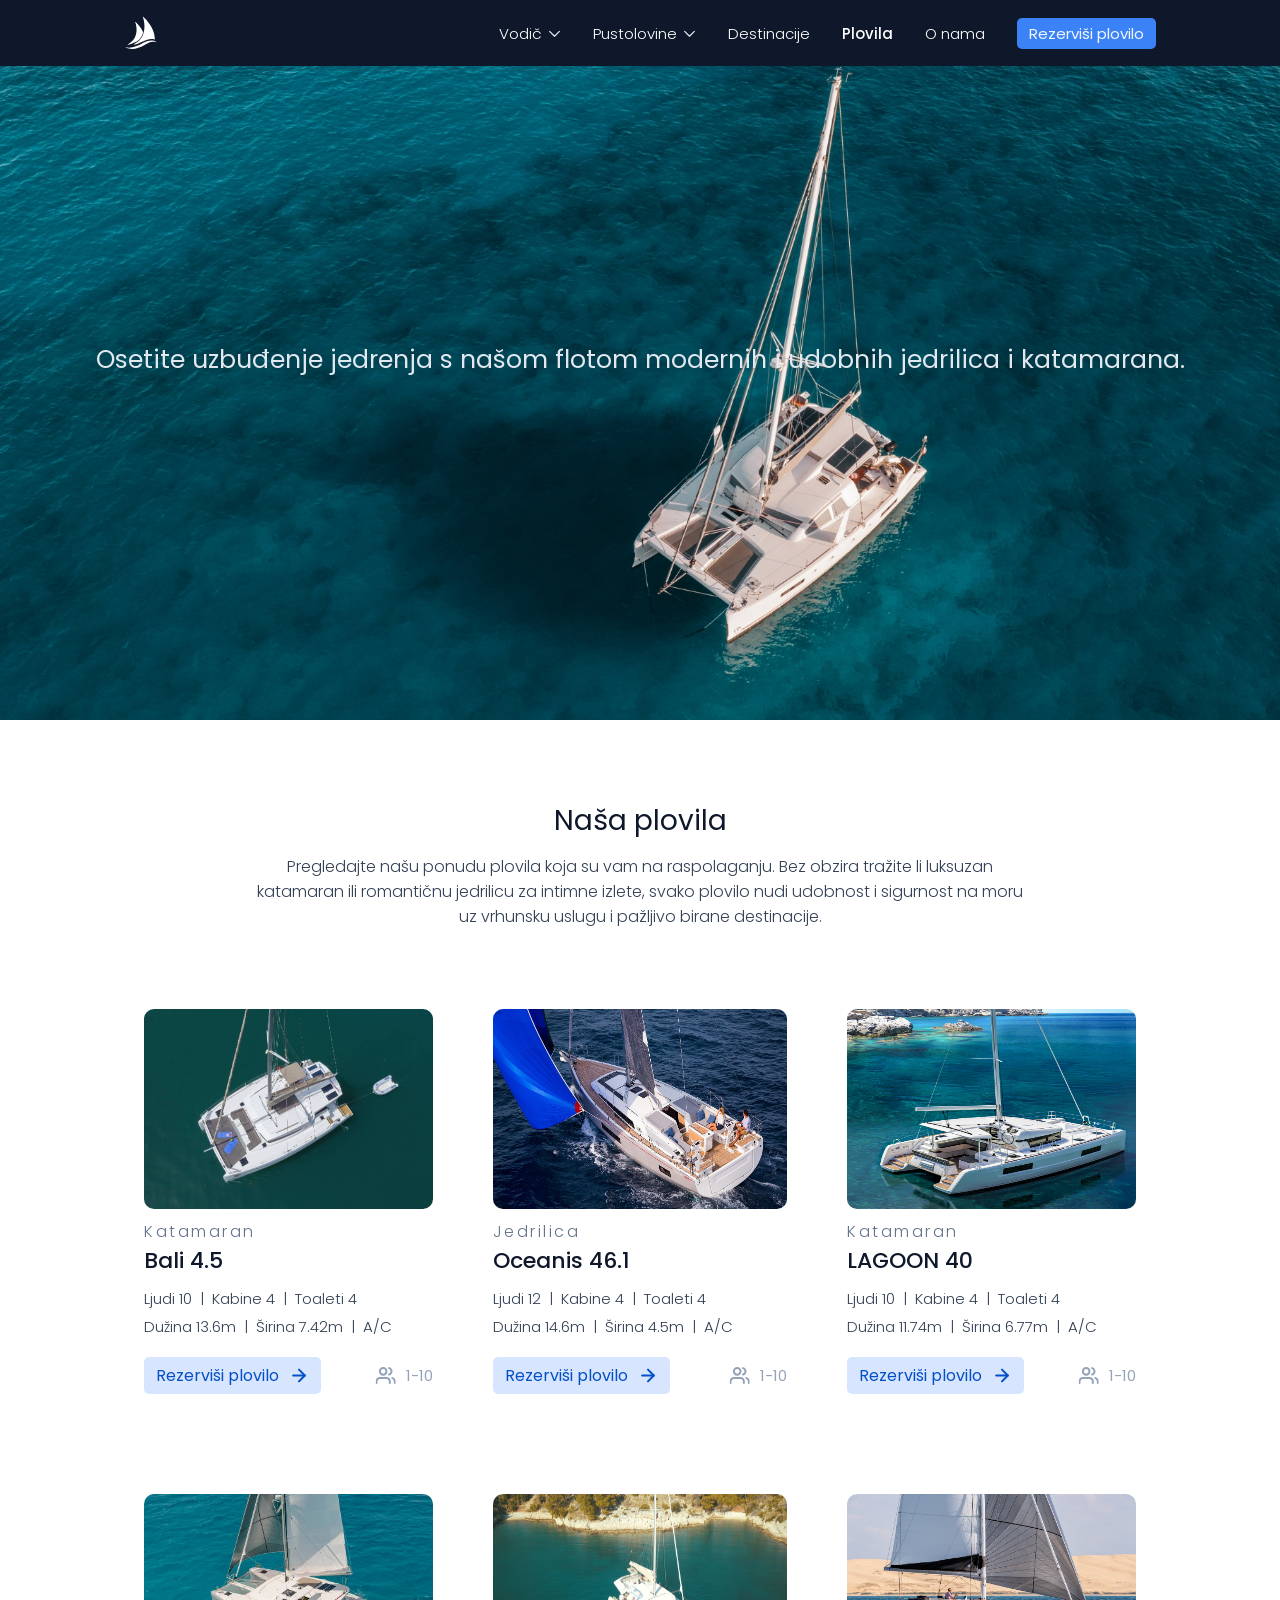
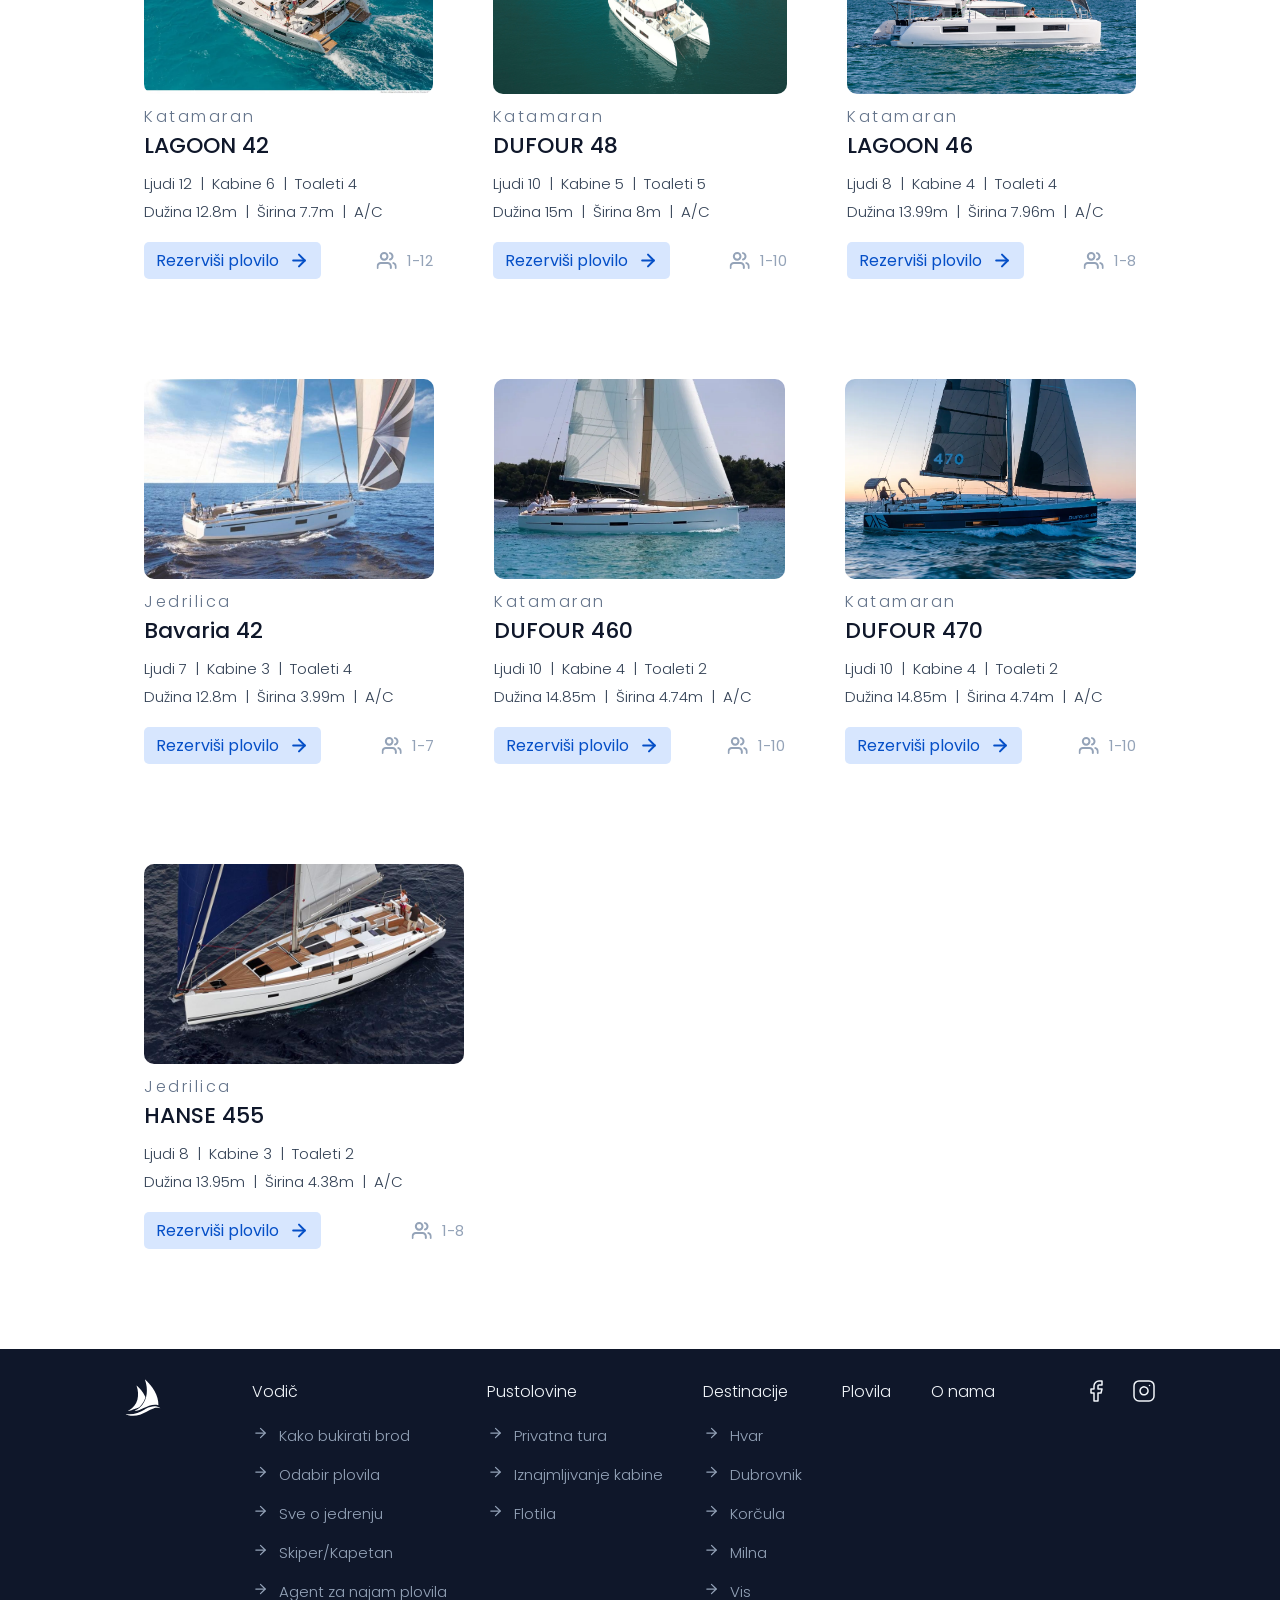
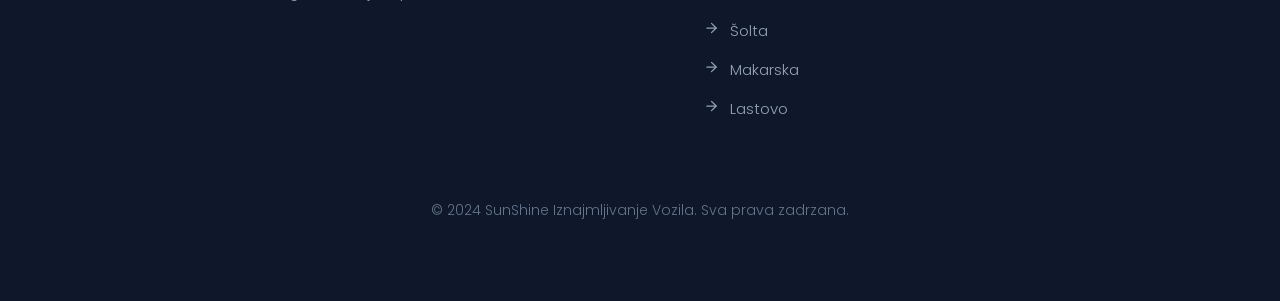
<file: plovila.html>
<!DOCTYPE html>
<html lang="sr">

<head>
    <meta charset="UTF-8">
    <meta name="viewport" content="width=device-width, initial-scale=1.0">
    <title>MD Sailing - plovila</title>
    <link rel="stylesheet" href="style.css">
    <link rel="preconnect" href="https://fonts.googleapis.com">
    <link rel="preconnect" href="https://fonts.gstatic.com" crossorigin>
    <link href="https://fonts.googleapis.com/css2?family=Poppins:wght@300;400;500;600&display=swap" rel="stylesheet">
    <link rel="icon" type="image/x-icon" href="./assets/logo/Logo.ico">
</head>

<body>
    <header class="header">
        <nav class="header__nav">
            <a class="header__logo-link" href="/index" >
                <img class="header__logo" src="./assets/svgs/logo-temp.svg" alt="logo" />
            </a>
            <ul class="header__list">
                <li class="header__item header__item__dropdown" id="vodic">
                    <a class="header__anchor">
                        Vodič
                    </a>
                    <img class="header__item__arrow" id="vodic-arrow" src="./assets/svgs/arrow-down.svg" alt="strelica na dole" />
                </li>
                <li class="header__item header__item__dropdown" id="pustolovine">
                    <a class="header__anchor">
                        Pustolovine
                    </a>
                    <img class="header__item__arrow" id="pustolovine-arrow" src="./assets/svgs/arrow-down.svg" alt="strelica na dole" />
                </li>
                <li class="header__item">
                    <a href="/destinacije" class="header__anchor">
                        Destinacije
                    </a>
                </li>
                <li class="header__item">
                    <a href="/plovila" class="header__anchor header__anchor__selected">
                        Plovila
                    </a>
                </li>
                <li class="header__item">
                    <a href="/o-nama" class="header__anchor">
                        O nama
                    </a>
                </li>
                <li class="header__item">
                    <a href="/index#sailing-form" class="CTA CTA__default CTA__primary">
                        Rezerviši plovilo
                    </a>
                </li>
            </ul>
            <button class="header__button" id="burgerButton" aria-label="burger button">
                <hr class="header__hr" id="hr1">
                <hr class="header__hr" id="hr2">
                <hr class="header__hr" id="hr3">
            </button>
            <menu class="header__menu" id="menu">
                <li class="header__menu__item" id="vodic-hamburger">
                    <a class="header__menu__anchor"> Vodič </a>
                    <img class="header__item__arrow" id="vodic-hamburger-arrow" src="./assets/svgs/arrow-down.svg" alt="strelica na dole" />
                </li>
                <menu class="header__vodic-hamburger-menu" id="vodic-hamburger-menu" >
                    <a class="header__vodic-hamburger-menu__item" href="/vodic#link-1" >
                        <img class="header__vodic-hamburger-menu__icon" src="./assets/svgs/footer-sublink-arrow.svg" />
                        <p class="header__vodic-hamburger-menu__text" >Kako bukirati brod</p>
                    </a>
                    <a class="header__vodic-hamburger-menu__item" href="/vodic#link-2" >
                        <img class="header__vodic-hamburger-menu__icon" src="./assets/svgs/footer-sublink-arrow.svg" />
                        <p class="header__vodic-hamburger-menu__text" >Sve o jedrenju</p>
                    </a>
                    <a class="header__vodic-hamburger-menu__item" href="/vodic#link-3" >
                        <img class="header__vodic-hamburger-menu__icon" src="./assets/svgs/footer-sublink-arrow.svg" />
                        <p class="header__vodic-hamburger-menu__text" >Odabir plovila</p>
                    </a>
                    <a class="header__vodic-hamburger-menu__item" href="/vodic#link-4" >
                        <img class="header__vodic-hamburger-menu__icon" src="./assets/svgs/footer-sublink-arrow.svg" />
                        <p class="header__vodic-hamburger-menu__text" >Skiper / Kapetan</p>
                    </a>
                    <a class="header__vodic-hamburger-menu__item" href="/vodic#link-5" >
                        <img class="header__vodic-hamburger-menu__icon" src="./assets/svgs/footer-sublink-arrow.svg" />
                        <p class="header__vodic-hamburger-menu__text" >Agent za najam plovila</p>
                    </a>
                </menu>
                <li class="header__menu__item" id="pustolovine-hamburger">
                    <a class="header__menu__anchor"> Pustolovine
                    </a>
                    <img class="header__item__arrow" id="pustolovine-hamburger-arrow" src="./assets/svgs/arrow-down.svg" alt="strelica na dole" />
                </li>
                <menu class="header__pustolovine-hamburger-menu" id="pustolovine-hamburger-menu" >
                    <a class="header__pustolovine-hamburger-menu__item" href="/pustolovine#link-1" >
                        <img class="header__pustolovine-hamburger-menu__icon" src="./assets/svgs/footer-sublink-arrow.svg" />
                        <p class="header__pustolovine-hamburger-menu__text" >Privatna tura</p>
                    </a>
                    <a class="header__pustolovine-hamburger-menu__item" href="/pustolovine#link-2" >
                        <img class="header__pustolovine-hamburger-menu__icon" src="./assets/svgs/footer-sublink-arrow.svg" />
                        <p class="header__pustolovine-hamburger-menu__text" >Iznajmljivanje kabine</p>
                    </a>
                    <a class="header__pustolovine-hamburger-menu__item" href="/pustolovine#link-3" >
                        <img class="header__pustolovine-hamburger-menu__icon" src="./assets/svgs/footer-sublink-arrow.svg" />
                        <p class="header__pustolovine-hamburger-menu__text" >Flotila</p>
                    </a>
                </menu>
                <li class="header__menu__item">
                    <a href="/destinacije" class="header__menu__anchor"> Destinacije
                    </a>
                </li>
                <li class="header__menu__item">
                    <a href="/plovila" class="header__menu__anchor"> Plovila
                    </a>
                </li>
                <li class="header__menu__item">
                    <a href="/o-nama" class="header__menu__anchor"> O nama
                    </a>
                </li>
                <li class="header__menu__item">
                    <a href="/index#sailing-form" class="CTA CTA__small CTA__primary">
                        Rezerviši plovilo
                    </a>
                </li>
            </menu>
        </nav>
        <menu class="header__vodic-menu" id="vodic-menu">
            <a class="header__vodic-menu__item" href="/vodic#link-1" >
                <img class="header__vodic-menu__icon" src="./assets/svgs/vodic-icon-1.svg" />
                <p class="header__vodic-menu__text" >Kako bukirati brod</p>
            </a>
            <a class="header__vodic-menu__item" href="/vodic#link-2" >
                <img class="header__vodic-menu__icon" src="./assets/svgs/vodic-icon-2.svg" />
                <p class="header__vodic-menu__text" >Odabir plovila</p>
            </a>
            <a class="header__vodic-menu__item" href="/vodic#link-3" >
                <img class="header__vodic-menu__icon" src="./assets/svgs/vodic-icon-3.svg" />
                <p class="header__vodic-menu__text" >Sve o jedrenju</p>
            </a>
            <a class="header__vodic-menu__item" href="/vodic#link-4" >
                <img class="header__vodic-menu__icon" src="./assets/svgs/vodic-icon-4.svg" />
                <p class="header__vodic-menu__text" >Skiper / Kapetan</p>
            </a>
            <a class="header__vodic-menu__item" href="/vodic#link-5" >
                <img class="header__vodic-menu__icon" src="./assets/svgs/vodic-icon-5.svg" />
                <p class="header__vodic-menu__text" >Agent za najam plovila</p>
            </a>
        </menu>
        <menu class="header__pustolovine-menu" id="pustolovine-menu">
            <a class="header__pustolovine-menu__item" href="/pustolovine#link-1" >
                <img class="header__pustolovine-menu__icon" src="./assets/svgs/pustolovina-icon-1.svg" />
                <p class="header__pustolovine-menu__text" >Privatna tura</p>
            </a>
            <a class="header__pustolovine-menu__item" href="/pustolovine#link-2" >
                <img class="header__pustolovine-menu__icon" src="./assets/svgs/pustolovina-icon-2.svg" />
                <p class="header__pustolovine-menu__text" >Iznajmljivanje kabine</p>
            </a>
            <a class="header__pustolovine-menu__item" href="/pustolovine#link-3" >
                <img class="header__pustolovine-menu__icon" src="./assets/svgs/pustolovina-icon-3.svg" />
                <p class="header__pustolovine-menu__text" >Flotila</p>
            </a>
        </menu>
    </header>
    <section class="section-hero section-hero-mini section-hero-plovila" >
        <div class="section-hero__text">
            <p class="paragraph__subheading-h1 paragraph__subheading-h1__lightmode section-hero__text__subheading" > Osetite uzbuđenje jedrenja s našom flotom modernih i udobnih jedrilica i katamarana.
            </p>
        </div>
    </section>
    <section class="section section-plovila" >
        <div class="section__heading">
            <h2 class="heading__h2 heading__h2__lightmode" > Naša plovila </h2>
            <p class="paragraph__subheading-h2 paragraph__subheading-h2__lightmode" >Pregledajte našu ponudu plovila koja su vam na raspolaganju. Bez obzira tražite li luksuzan katamaran ili romantičnu jedrilicu za intimne izlete, svako plovilo nudi udobnost i sigurnost na moru uz vrhunsku uslugu i pažljivo birane destinacije.</p>
        </div>
        <div class="section-plovila__cards">
            <article class="section-plovila__card" >
                <img class="section-plovila__card__image" src="./assets/images/plovila/bali 4.5.jpg" alt="slika broda" />
                <div class="section-plovila__card__text">
                    <div class="section-plovila__card__title">
                        <p class="section-plovila__card__subheading" >Katamaran</p>
                        <p class="section-plovila__card__heading" >Bali 4.5</p>
                    </div>
                    <p class="section-plovila__card__paragraph" >
                        Ljudi 10 &nbsp|&nbsp Kabine 4 &nbsp|&nbsp Toaleti 4
                        <br>
                        Dužina 13.6m &nbsp|&nbsp Širina 7.42m &nbsp|&nbsp A/C
                    </p>
                </div>
                <div class="section-plovila__card__actions">
                    <a class="CTA CTA__small CTA__secondary" href="./index#sailing-form">Rezerviši plovilo <img class="CTA__icon" src="./assets/svgs/arrow-right-secondary.svg" /></a>
                    <div class="section-plovila__card__info">
                        <img class="section-plovila__card__info__icon" src="./assets/svgs/users.svg" />
                        <p class="section-plovila__card__info__text" >  1-10 </p>
                    </div>
                </div>
            </article>
            <article class="section-plovila__card" >
                <img class="section-plovila__card__image" src="./assets/images/plovila/oceanis 46.1.webp" alt="slika broda" />
                <div class="section-plovila__card__text">
                    <div class="section-plovila__card__title">
                        <p class="section-plovila__card__subheading" >Jedrilica</p>
                        <p class="section-plovila__card__heading" >Oceanis 46.1</p>
                    </div>
                    <p class="section-plovila__card__paragraph" >
                        Ljudi 12 &nbsp|&nbsp Kabine 4 &nbsp|&nbsp Toaleti 4
                        <br>
                        Dužina 14.6m &nbsp|&nbsp Širina 4.5m &nbsp|&nbsp A/C
                    </p>
                </div>
                <div class="section-plovila__card__actions">
                    <a class="CTA CTA__small CTA__secondary" href="./index#sailing-form">Rezerviši plovilo <img class="CTA__icon" src="./assets/svgs/arrow-right-secondary.svg" /></a>
                    <div class="section-plovila__card__info">
                        <img class="section-plovila__card__info__icon" src="./assets/svgs/users.svg" />
                        <p class="section-plovila__card__info__text" > 1-10 </p>
                    </div>
                </div>
            </article>
            <article class="section-plovila__card" >
                <img class="section-plovila__card__image" src="./assets/images/plovila/Lagoon-40.jpg" alt="slika broda" />
                <div class="section-plovila__card__text">
                    <div class="section-plovila__card__title">
                        <p class="section-plovila__card__subheading" >Katamaran</p>
                        <p class="section-plovila__card__heading" >LAGOON 40</p>
                    </div>
                    <p class="section-plovila__card__paragraph" >
                        Ljudi 10 &nbsp|&nbsp Kabine 4 &nbsp|&nbsp Toaleti 4
                        <br>
                        Dužina 11.74m &nbsp|&nbsp Širina 6.77m &nbsp|&nbsp A/C
                    </p>
                </div>
                <div class="section-plovila__card__actions">
                    <a class="CTA CTA__small CTA__secondary" href="./index#sailing-form">Rezerviši plovilo <img class="CTA__icon" src="./assets/svgs/arrow-right-secondary.svg" /></a>
                    <div class="section-plovila__card__info">
                        <img class="section-plovila__card__info__icon" src="./assets/svgs/users.svg" />
                        <p class="section-plovila__card__info__text" > 1-10 </p>
                    </div>
                </div>
            </article>
        </div>
        <div class="section-plovila__cards">
            <article class="section-plovila__card" >
                <img class="section-plovila__card__image" src="./assets/images/plovila/lagoon 42.webp" alt="slika broda" />
                <div class="section-plovila__card__text">
                    <div class="section-plovila__card__title">
                        <p class="section-plovila__card__subheading" >Katamaran</p>
                        <p class="section-plovila__card__heading" >LAGOON 42</p>
                    </div>
                    <p class="section-plovila__card__paragraph" >
                        Ljudi 12 &nbsp|&nbsp Kabine 6 &nbsp|&nbsp Toaleti 4
                        <br>
                        Dužina 12.8m &nbsp|&nbsp Širina 7.7m &nbsp|&nbsp A/C
                    </p>
                </div>
                <div class="section-plovila__card__actions">
                    <a class="CTA CTA__small CTA__secondary" href="./index#sailing-form">Rezerviši plovilo <img class="CTA__icon" src="./assets/svgs/arrow-right-secondary.svg" /></a>
                    <div class="section-plovila__card__info">
                        <img class="section-plovila__card__info__icon" src="./assets/svgs/users.svg" />
                        <p class="section-plovila__card__info__text" >  1-12 </p>
                    </div>
                </div>
            </article>
            <article class="section-plovila__card" >
                <img class="section-plovila__card__image" src="./assets/images/plovila/catamaran-dufour-catamaran-48-per-sito1.jpg" alt="slika broda" />
                <div class="section-plovila__card__text">
                    <div class="section-plovila__card__title">
                        <p class="section-plovila__card__subheading" >Katamaran</p>
                        <p class="section-plovila__card__heading" >DUFOUR 48</p>
                    </div>
                    <p class="section-plovila__card__paragraph" >
                        Ljudi 10 &nbsp|&nbsp Kabine 5 &nbsp|&nbsp Toaleti 5
                        <br>
                        Dužina 15m &nbsp|&nbsp Širina 8m &nbsp|&nbsp A/C
                    </p>
                </div>
                <div class="section-plovila__card__actions">
                    <a class="CTA CTA__small CTA__secondary" href="./index#sailing-form">Rezerviši plovilo <img class="CTA__icon" src="./assets/svgs/arrow-right-secondary.svg" /></a>
                    <div class="section-plovila__card__info">
                        <img class="section-plovila__card__info__icon" src="./assets/svgs/users.svg" />
                        <p class="section-plovila__card__info__text" > 1-10 </p>
                    </div>
                </div>
            </article>
            <article class="section-plovila__card" >
                <img class="section-plovila__card__image" src="./assets/images/plovila/lagoon 46.jpg" alt="slika broda" />
                <div class="section-plovila__card__text">
                    <div class="section-plovila__card__title">
                        <p class="section-plovila__card__subheading" >Katamaran</p>
                        <p class="section-plovila__card__heading" >LAGOON 46</p>
                    </div>
                    <p class="section-plovila__card__paragraph" >
                        Ljudi 8 &nbsp|&nbsp Kabine 4 &nbsp|&nbsp Toaleti 4
                        <br>
                        Dužina 13.99m &nbsp|&nbsp Širina 7.96m &nbsp|&nbsp A/C
                    </p>
                </div>
                <div class="section-plovila__card__actions">
                    <a class="CTA CTA__small CTA__secondary" href="./index#sailing-form">Rezerviši plovilo <img class="CTA__icon" src="./assets/svgs/arrow-right-secondary.svg" /></a>
                    <div class="section-plovila__card__info">
                        <img class="section-plovila__card__info__icon" src="./assets/svgs/users.svg" />
                        <p class="section-plovila__card__info__text" > 1-8 </p>
                    </div>
                </div>
            </article>
        </div>
        <div class="section-plovila__cards">
            <article class="section-plovila__card" >
                <img class="section-plovila__card__image" src="./assets/images/plovila/bavaria 42.jpeg" alt="slika broda" />
                <div class="section-plovila__card__text">
                    <div class="section-plovila__card__title">
                        <p class="section-plovila__card__subheading" >Jedrilica</p>
                        <p class="section-plovila__card__heading" >Bavaria 42</p>
                    </div>
                    <p class="section-plovila__card__paragraph" >
                        Ljudi 7 &nbsp|&nbsp Kabine 3 &nbsp|&nbsp Toaleti 4
                        <br>
                        Dužina 12.8m &nbsp|&nbsp Širina 3.99m &nbsp|&nbsp A/C
                    </p>
                </div>
                <div class="section-plovila__card__actions">
                    <a class="CTA CTA__small CTA__secondary" href="./index#sailing-form">Rezerviši plovilo <img class="CTA__icon" src="./assets/svgs/arrow-right-secondary.svg" /></a>
                    <div class="section-plovila__card__info">
                        <img class="section-plovila__card__info__icon" src="./assets/svgs/users.svg" />
                        <p class="section-plovila__card__info__text" >  1-7 </p>
                    </div>
                </div>
            </article>
            <article class="section-plovila__card" >
                <img class="section-plovila__card__image" src="./assets/images/plovila/dufour 460.webp" alt="slika broda" />
                <div class="section-plovila__card__text">
                    <div class="section-plovila__card__title">
                        <p class="section-plovila__card__subheading" >Katamaran</p>
                        <p class="section-plovila__card__heading" >DUFOUR 460</p>
                    </div>
                    <p class="section-plovila__card__paragraph" >
                        Ljudi 10 &nbsp|&nbsp Kabine 4 &nbsp|&nbsp Toaleti 2
                        <br>
                        Dužina 14.85m &nbsp|&nbsp Širina 4.74m &nbsp|&nbsp A/C
                    </p>
                </div>
                <div class="section-plovila__card__actions">
                    <a class="CTA CTA__small CTA__secondary" href="./index#sailing-form">Rezerviši plovilo <img class="CTA__icon" src="./assets/svgs/arrow-right-secondary.svg" /></a>
                    <div class="section-plovila__card__info">
                        <img class="section-plovila__card__info__icon" src="./assets/svgs/users.svg" />
                        <p class="section-plovila__card__info__text" > 1-10 </p>
                    </div>
                </div>
            </article>
            <article class="section-plovila__card" >
                <img class="section-plovila__card__image" src="./assets/images/plovila/dufour 470.webp" alt="slika broda" />
                <div class="section-plovila__card__text">
                    <div class="section-plovila__card__title">
                        <p class="section-plovila__card__subheading" >Katamaran</p>
                        <p class="section-plovila__card__heading" >DUFOUR 470</p>
                    </div>
                    <p class="section-plovila__card__paragraph" >
                        Ljudi 10 &nbsp|&nbsp Kabine 4 &nbsp|&nbsp Toaleti 2
                        <br>
                        Dužina 14.85m &nbsp|&nbsp Širina 4.74m &nbsp|&nbsp A/C
                    </p>
                </div>
                <div class="section-plovila__card__actions">
                    <a class="CTA CTA__small CTA__secondary" href="./index#sailing-form">Rezerviši plovilo <img class="CTA__icon" src="./assets/svgs/arrow-right-secondary.svg" /></a>
                    <div class="section-plovila__card__info">
                        <img class="section-plovila__card__info__icon" src="./assets/svgs/users.svg" />
                        <p class="section-plovila__card__info__text" > 1-10 </p>
                    </div>
                </div>
            </article>
        </div>
        <div class="section-plovila__cards">
            <article class="section-plovila__card" >
                <img class="section-plovila__card__image" src="./assets/images/plovila/hanse 455.jpg" alt="slika broda" />
                <div class="section-plovila__card__text">
                    <div class="section-plovila__card__title">
                        <p class="section-plovila__card__subheading" >Jedrilica</p>
                        <p class="section-plovila__card__heading" >HANSE 455</p>
                    </div>
                    <p class="section-plovila__card__paragraph" >
                        Ljudi 8 &nbsp|&nbsp Kabine 3 &nbsp|&nbsp Toaleti 2
                        <br>
                        Dužina 13.95m &nbsp|&nbsp Širina 4.38m &nbsp|&nbsp A/C
                    </p>
                </div>
                <div class="section-plovila__card__actions">
                    <a class="CTA CTA__small CTA__secondary" href="./index#sailing-form">Rezerviši plovilo <img class="CTA__icon" src="./assets/svgs/arrow-right-secondary.svg" /></a>
                    <div class="section-plovila__card__info">
                        <img class="section-plovila__card__info__icon" src="./assets/svgs/users.svg" />
                        <p class="section-plovila__card__info__text" >  1-8 </p>
                    </div>
                </div>
            </article>
        </div>
    </section>
    
    <footer class="footer" >
        <div class="footer__body">
            <div class="footer__mobile">
                <img class="footer__mobile__logo" src="./assets/svgs/logo-temp.svg" />
                <div class="footer__mobile__social">
                    <a class="footer__mobile__social__link" >
                        <img class="footer__mobile__social__icon" src="./assets/svgs/social-icon-1.svg" />
                    </a>
                    <a class="footer__mobile__social__link" href="https://www.instagram.com/mdsailing/" target="_blank">
                        <img class="footer__mobile__social__icon" src="./assets/svgs/social-icon-3.svg" />
                    </a>
                </div>
            </div>
            <img class="footer__logo" src="./assets/svgs/logo-temp.svg" />
            <ul class="footer__links">
                <div class="footer__divider">
                    <li class="footer__link" >
                        <p class="footer__link__title" >Vodič</p>
                        <ul class="footer__sublinks" >
                            <li class="footer__sublink" >
                                <img class="footer__sublink__arrow" src="./assets/svgs/footer-sublink-arrow.svg" />
                                <a class="footer__sublink__anchor" href="/vodic#link-1" >Kako bukirati brod</a>
                            </li>
                            <li class="footer__sublink" >
                                <img class="footer__sublink__arrow" src="./assets/svgs/footer-sublink-arrow.svg" />
                                <a class="footer__sublink__anchor" href="/vodic#link-2" >Odabir plovila</a>
                            </li>
                            <li class="footer__sublink" >
                                <img class="footer__sublink__arrow" src="./assets/svgs/footer-sublink-arrow.svg" />
                                <a class="footer__sublink__anchor" href="/vodic#link-3" >Sve o jedrenju</a>
                            </li>
                            <li class="footer__sublink" >
                                <img class="footer__sublink__arrow" src="./assets/svgs/footer-sublink-arrow.svg" />
                                <a class="footer__sublink__anchor" href="/vodic#link-4" >Skiper/Kapetan</a>
                            </li>
                            <li class="footer__sublink" >
                                <img class="footer__sublink__arrow" src="./assets/svgs/footer-sublink-arrow.svg" />
                                <a class="footer__sublink__anchor" href="/vodic#link-5" >Agent za najam plovila</a>
                            </li>
                        </ul>
                    </li>
                    <li class="footer__link" >
                        <p class="footer__link__title" >Pustolovine</p>
                        <ul class="footer__sublinks" >
                            <li class="footer__sublink" >
                                <img class="footer__sublink__arrow" src="./assets/svgs/footer-sublink-arrow.svg" />
                                <a class="footer__sublink__anchor" href="/pustolovine#link-1" >Privatna tura</a>
                            </li>
                            <li class="footer__sublink" >
                                <img class="footer__sublink__arrow" src="./assets/svgs/footer-sublink-arrow.svg" />
                                <a class="footer__sublink__anchor" href="/pustolovine#link-2" >Iznajmljivanje kabine</a>
                            </li>
                            <li class="footer__sublink" >
                                <img class="footer__sublink__arrow" src="./assets/svgs/footer-sublink-arrow.svg" />
                                <a class="footer__sublink__anchor" href="/pustolovine#link-3" >Flotila</a>
                            </li>
                        </ul>
                    </li>
                </div>
                <div class="footer__divider">
                    <li class="footer__link" >
                        <p class="footer__link__title" >Destinacije</p>
                        <ul class="footer__sublinks" >
                            <li class="footer__sublink" >
                                <img class="footer__sublink__arrow" src="./assets/svgs/footer-sublink-arrow.svg" />
                                <a class="footer__sublink__anchor" href="/hvar">Hvar</a>
                            </li>
                            <li class="footer__sublink" >
                                <img class="footer__sublink__arrow" src="./assets/svgs/footer-sublink-arrow.svg" />
                                <a class="footer__sublink__anchor" href="/dubrovnik" >Dubrovnik</a>
                            </li>
                            <li class="footer__sublink" >
                                <img class="footer__sublink__arrow" src="./assets/svgs/footer-sublink-arrow.svg" />
                                <a class="footer__sublink__anchor" href="/korcula" >Korčula</a>
                            </li>
                            <li class="footer__sublink" >
                                <img class="footer__sublink__arrow" src="./assets/svgs/footer-sublink-arrow.svg" />
                                <a class="footer__sublink__anchor" href="/milna">Milna</a>
                            </li>
                            <li class="footer__sublink" >
                                <img class="footer__sublink__arrow" src="./assets/svgs/footer-sublink-arrow.svg" />
                                <a class="footer__sublink__anchor" href="/vis" >Vis</a>
                            </li>
                            <li class="footer__sublink" >
                                <img class="footer__sublink__arrow" src="./assets/svgs/footer-sublink-arrow.svg" />
                                <a class="footer__sublink__anchor" href="/solta" >Šolta</a>
                            </li>
                            <li class="footer__sublink" >
                                <img class="footer__sublink__arrow" src="./assets/svgs/footer-sublink-arrow.svg" />
                                <a class="footer__sublink__anchor" href="/makarska" >Makarska</a>
                            </li>
                            <li class="footer__sublink" >
                                <img class="footer__sublink__arrow" src="./assets/svgs/footer-sublink-arrow.svg" />
                                <a class="footer__sublink__anchor" href="/lastovo" >Lastovo</a>
                            </li>
                        </ul>
                    </li>
                    <li class="footer__link" >
                        <a class="footer__link__title" href="/plovila" >Plovila</a>
                    </li>
                    <li class="footer__link" >
                        <a class="footer__link__title" href="/o-nama" >O nama</a>
                    </li>
                </div>
            </ul>
            <div class="footer__social">
                <a class="footer__social__link" >
                    <img class="footer__social__icon" src="./assets/svgs/social-icon-1.svg" />
                </a>
                <a class="footer__social__link" href="https://www.instagram.com/mdsailing/" target="_blank">
                    <img class="footer__social__icon" src="./assets/svgs/social-icon-3.svg" />
                </a>
            </div>
        </div>
        <div class="footer__copyright">
            <p class="footer__copyright__text">© 2024 SunShine Iznajmljivanje Vozila. Sva prava zadrzana.</p>
        </div>
    </footer>
    <script src="./header.js" >
    </script>
</body>

</html>
</file>
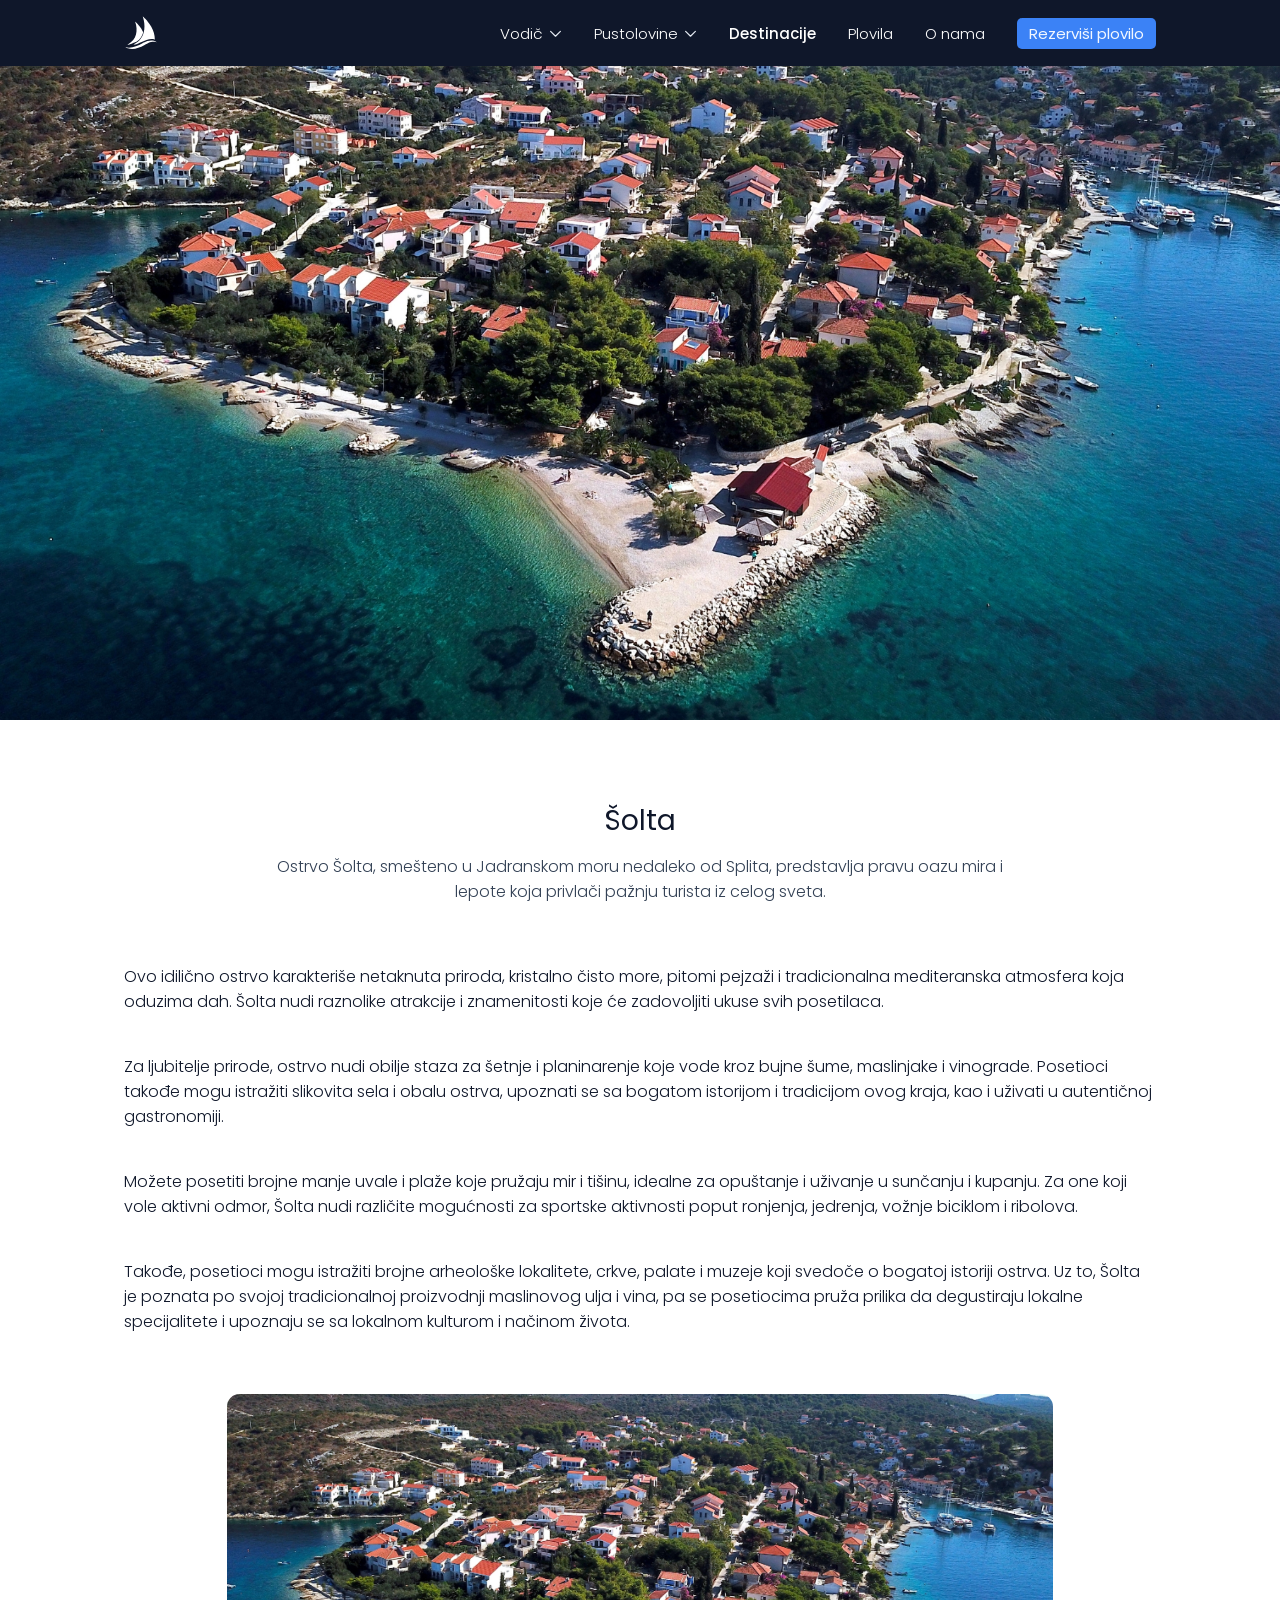
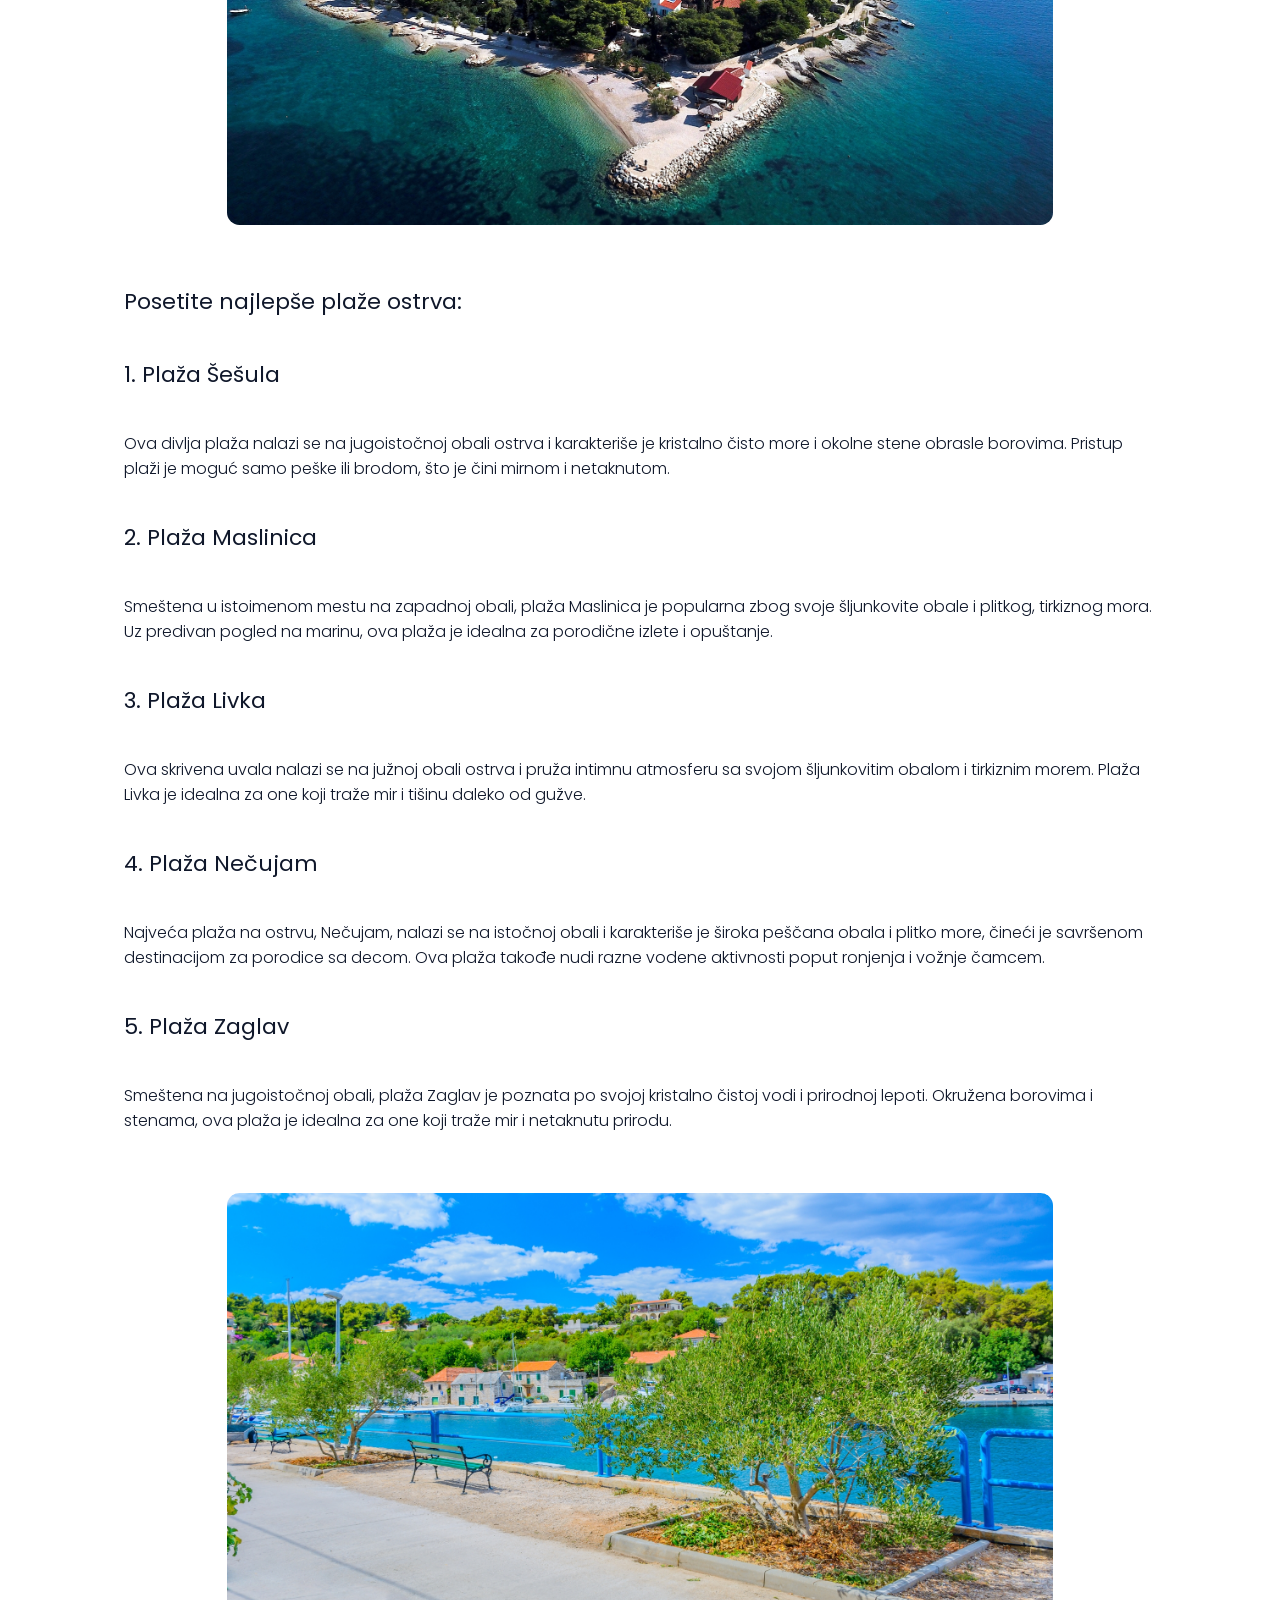
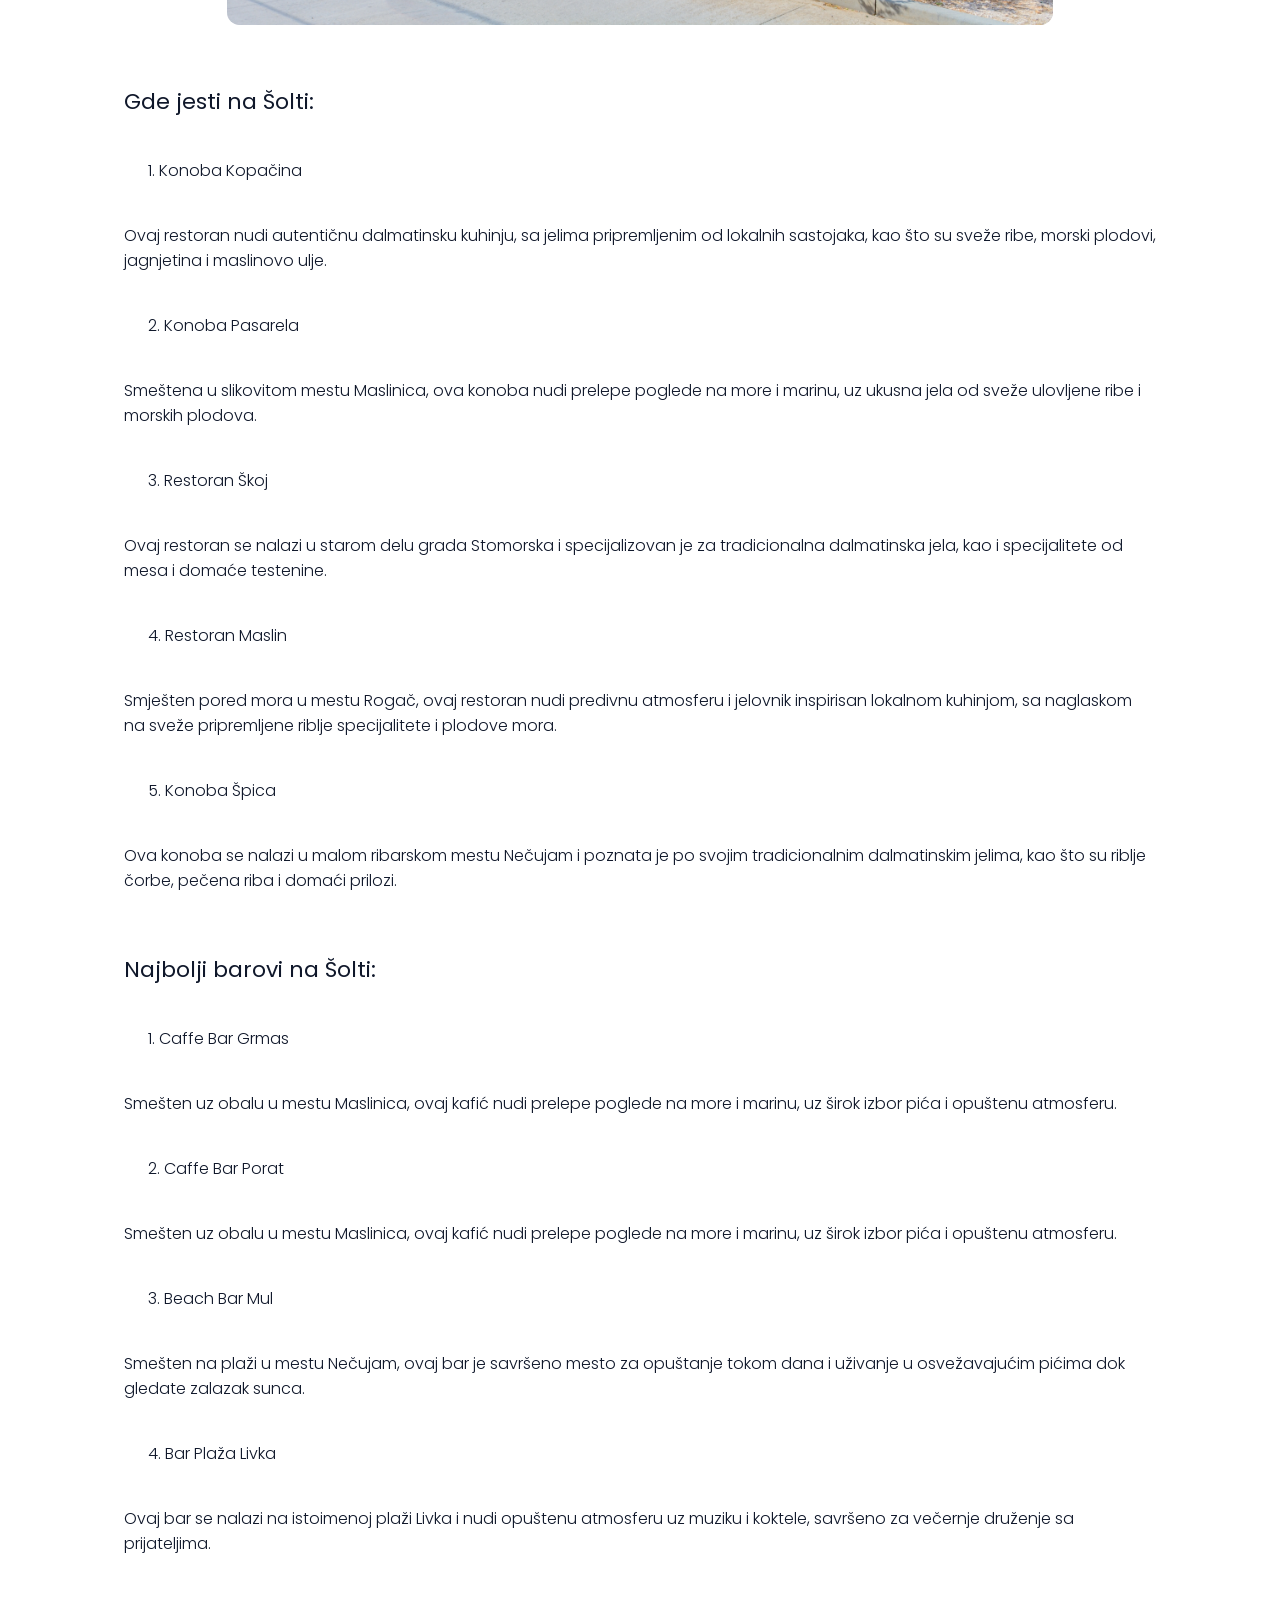
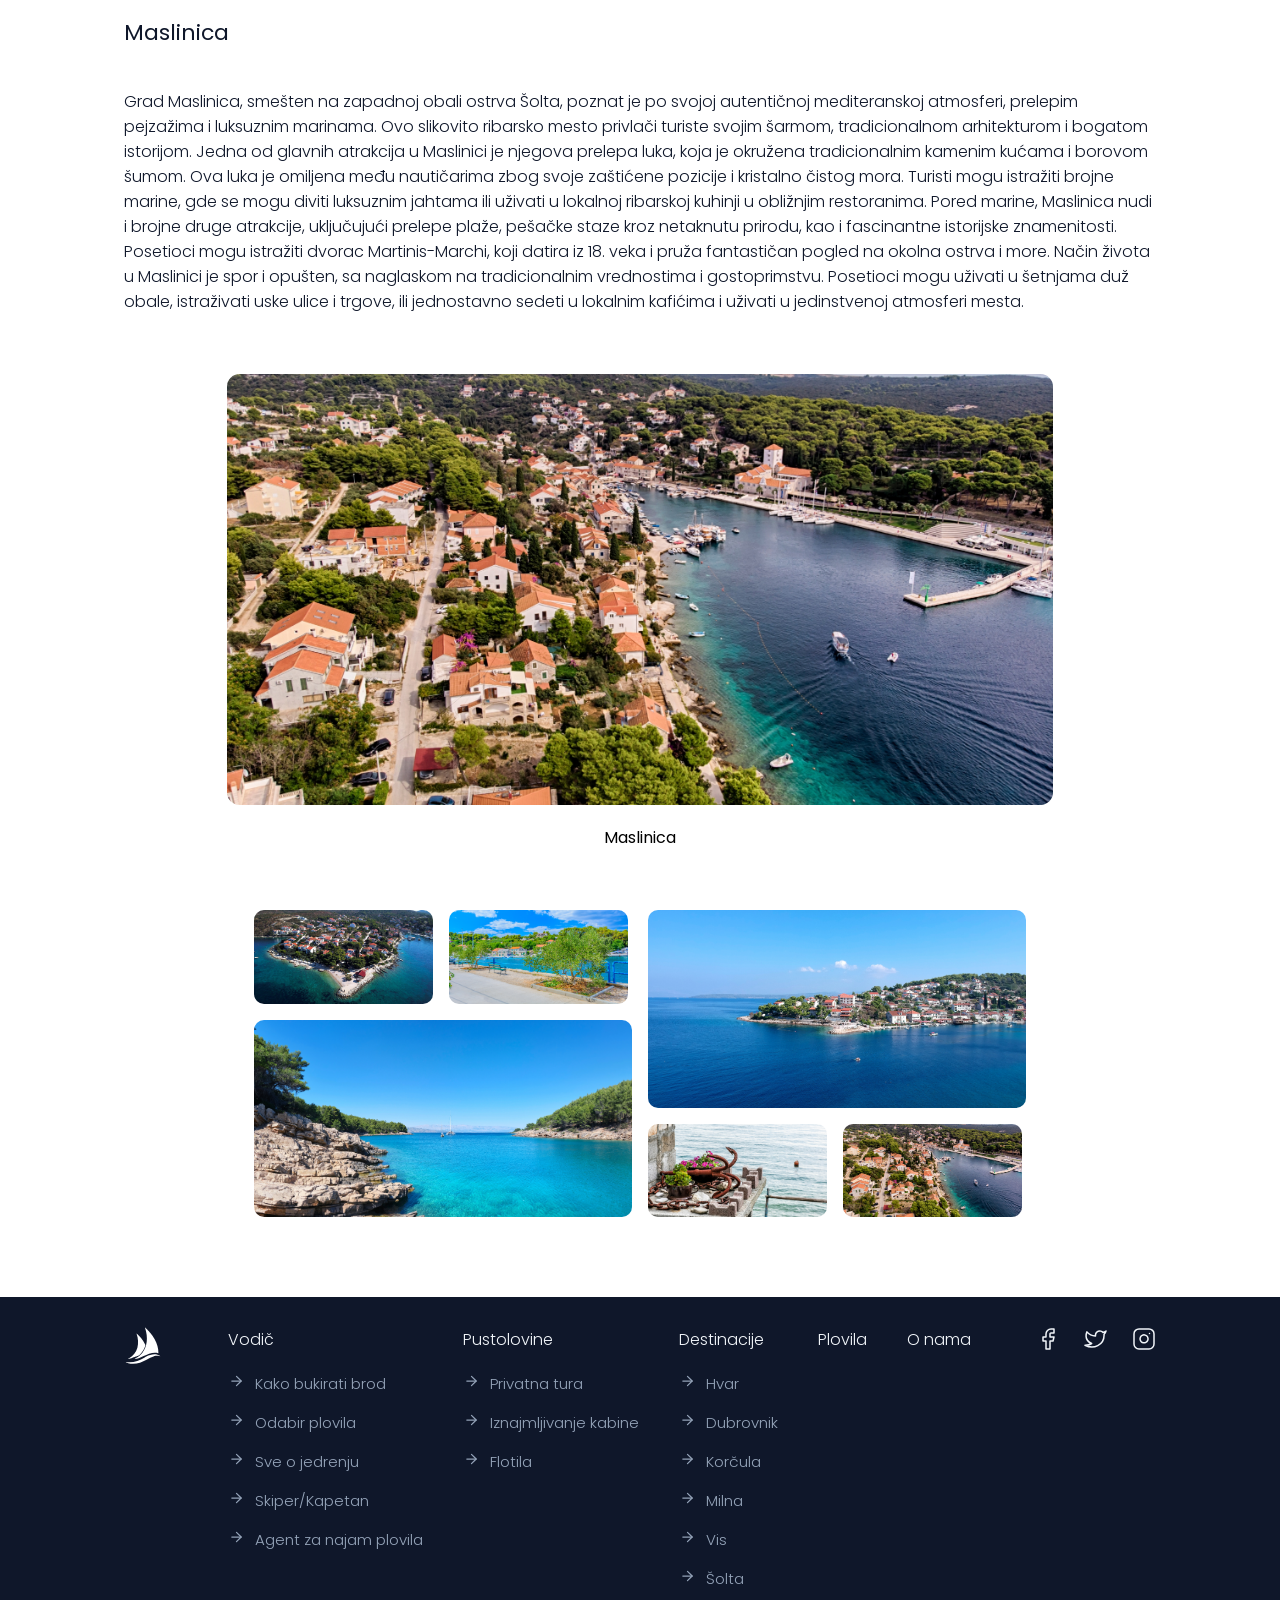
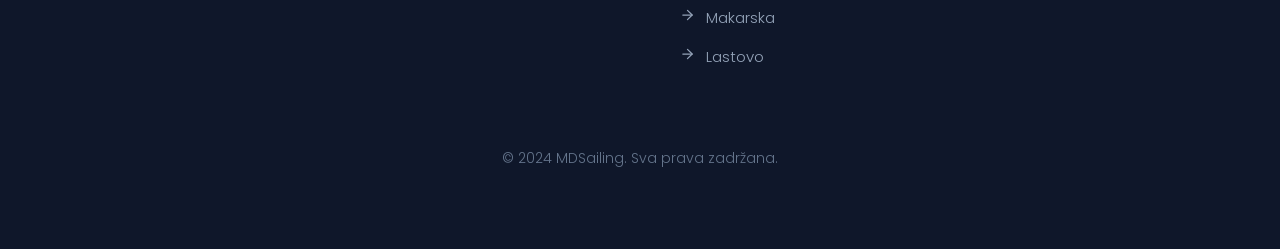
<file: solta.html>
<!DOCTYPE html>
<html lang="sr">

<head>
    <meta charset="UTF-8">
    <meta name="viewport" content="width=device-width, initial-scale=1.0">
    <title>MD Sailing - Šolta</title>
    <link rel="stylesheet" href="style.css">
    <link rel="preconnect" href="https://fonts.googleapis.com">
    <link rel="preconnect" href="https://fonts.gstatic.com" crossorigin>
    <link href="https://fonts.googleapis.com/css2?family=Poppins:wght@300;400;500;600&display=swap" rel="stylesheet">
    <link rel="icon" type="image/x-icon" href="./assets/logo/Logo.ico">
</head>

<body>
    <header class="header">
        <nav class="header__nav">
            <a class="header__logo-link" href="/index">
                <img class="header__logo" src="./assets/svgs/logo-temp.svg" alt="logo" />
            </a>
            <ul class="header__list">
                <li class="header__item header__item__dropdown" id="vodic">
                    <a class="header__anchor">
                        Vodič
                    </a>
                    <img class="header__item__arrow" id="vodic-arrow" src="./assets/svgs/arrow-down.svg"
                        alt="strelica na dole" />
                </li>
                <li class="header__item header__item__dropdown" id="pustolovine">
                    <a class="header__anchor">
                        Pustolovine
                    </a>
                    <img class="header__item__arrow" id="pustolovine-arrow" src="./assets/svgs/arrow-down.svg"
                        alt="strelica na dole" />
                </li>
                <li class="header__item">
                    <a href="/destinacije" class="header__anchor header__anchor__selected">
                        Destinacije
                    </a>
                </li>
                <li class="header__item">
                    <a href="/plovila" class="header__anchor">
                        Plovila
                    </a>
                </li>
                <li class="header__item">
                    <a href="/o-nama" class="header__anchor">
                        O nama
                    </a>
                </li>
                <li class="header__item">
                    <a href="/index#sailing-form" class="CTA CTA__default CTA__primary">
                        Rezerviši plovilo
                    </a>
                </li>
            </ul>
            <button class="header__button" id="burgerButton" aria-label="burger button">
                <hr class="header__hr" id="hr1">
                <hr class="header__hr" id="hr2">
                <hr class="header__hr" id="hr3">
            </button>
            <menu class="header__menu" id="menu">
                <li class="header__menu__item" id="vodic-hamburger">
                    <a class="header__menu__anchor"> Vodič </a>
                    <img class="header__item__arrow" id="vodic-hamburger-arrow" src="./assets/svgs/arrow-down.svg"
                        alt="strelica na dole" />
                </li>
                <menu class="header__vodic-hamburger-menu" id="vodic-hamburger-menu">
                    <a class="header__vodic-hamburger-menu__item" href="/vodic#link-1">
                        <img class="header__vodic-hamburger-menu__icon" src="./assets/svgs/footer-sublink-arrow.svg" />
                        <p class="header__vodic-hamburger-menu__text">Kako bukirati brod</p>
                    </a>
                    <a class="header__vodic-hamburger-menu__item" href="/vodic#link-2">
                        <img class="header__vodic-hamburger-menu__icon" src="./assets/svgs/footer-sublink-arrow.svg" />
                        <p class="header__vodic-hamburger-menu__text">Sve o jedrenju</p>
                    </a>
                    <a class="header__vodic-hamburger-menu__item" href="/vodic#link-3">
                        <img class="header__vodic-hamburger-menu__icon" src="./assets/svgs/footer-sublink-arrow.svg" />
                        <p class="header__vodic-hamburger-menu__text">Odabir plovila</p>
                    </a>
                    <a class="header__vodic-hamburger-menu__item" href="/vodic#link-4">
                        <img class="header__vodic-hamburger-menu__icon" src="./assets/svgs/footer-sublink-arrow.svg" />
                        <p class="header__vodic-hamburger-menu__text">Skiper / Kapetan</p>
                    </a>
                    <a class="header__vodic-hamburger-menu__item" href="/vodic#link-5">
                        <img class="header__vodic-hamburger-menu__icon" src="./assets/svgs/footer-sublink-arrow.svg" />
                        <p class="header__vodic-hamburger-menu__text">Agent za najam plovila</p>
                    </a>
                </menu>
                <li class="header__menu__item" id="pustolovine-hamburger">
                    <a class="header__menu__anchor"> Pustolovine
                    </a>
                    <img class="header__item__arrow" id="pustolovine-hamburger-arrow" src="./assets/svgs/arrow-down.svg"
                        alt="strelica na dole" />
                </li>
                <menu class="header__pustolovine-hamburger-menu" id="pustolovine-hamburger-menu">
                    <a class="header__pustolovine-hamburger-menu__item" href="/pustolovine#link-1">
                        <img class="header__pustolovine-hamburger-menu__icon"
                            src="./assets/svgs/footer-sublink-arrow.svg" />
                        <p class="header__pustolovine-hamburger-menu__text">Privatna tura</p>
                    </a>
                    <a class="header__pustolovine-hamburger-menu__item" href="/pustolovine#link-2">
                        <img class="header__pustolovine-hamburger-menu__icon"
                            src="./assets/svgs/footer-sublink-arrow.svg" />
                        <p class="header__pustolovine-hamburger-menu__text">Iznajmljivanje kabine</p>
                    </a>
                    <a class="header__pustolovine-hamburger-menu__item" href="/pustolovine#link-3">
                        <img class="header__pustolovine-hamburger-menu__icon"
                            src="./assets/svgs/footer-sublink-arrow.svg" />
                        <p class="header__pustolovine-hamburger-menu__text">Flotila</p>
                    </a>
                </menu>
                <li class="header__menu__item">
                    <a href="/destinacije" class="header__menu__anchor"> Destinacije
                    </a>
                </li>
                <li class="header__menu__item">
                    <a href="/plovila" class="header__menu__anchor"> Plovila
                    </a>
                </li>
                <li class="header__menu__item">
                    <a href="/o-nama" class="header__menu__anchor"> O nama
                    </a>
                </li>
                <li class="header__menu__item">
                    <a href="/index#sailing-form" class="CTA CTA__small CTA__primary">
                        Rezerviši plovilo
                    </a>
                </li>
            </menu>
        </nav>
        <menu class="header__vodic-menu" id="vodic-menu">
            <a class="header__vodic-menu__item" href="/vodic#link-1">
                <img class="header__vodic-menu__icon" src="./assets/svgs/vodic-icon-1.svg" />
                <p class="header__vodic-menu__text">Kako bukirati brod</p>
            </a>
            <a class="header__vodic-menu__item" href="/vodic#link-2">
                <img class="header__vodic-menu__icon" src="./assets/svgs/vodic-icon-2.svg" />
                <p class="header__vodic-menu__text">Odabir plovila</p>
            </a>
            <a class="header__vodic-menu__item" href="/vodic#link-3">
                <img class="header__vodic-menu__icon" src="./assets/svgs/vodic-icon-3.svg" />
                <p class="header__vodic-menu__text">Sve o jedrenju</p>
            </a>
            <a class="header__vodic-menu__item" href="/vodic#link-4">
                <img class="header__vodic-menu__icon" src="./assets/svgs/vodic-icon-4.svg" />
                <p class="header__vodic-menu__text">Skiper / Kapetan</p>
            </a>
            <a class="header__vodic-menu__item" href="/vodic#link-5">
                <img class="header__vodic-menu__icon" src="./assets/svgs/vodic-icon-5.svg" />
                <p class="header__vodic-menu__text">Agent za najam plovila</p>
            </a>
        </menu>
        <menu class="header__pustolovine-menu" id="pustolovine-menu">
            <a class="header__pustolovine-menu__item" href="/pustolovine#link-1">
                <img class="header__pustolovine-menu__icon" src="./assets/svgs/pustolovina-icon-1.svg" />
                <p class="header__pustolovine-menu__text">Privatna tura</p>
            </a>
            <a class="header__pustolovine-menu__item" href="/pustolovine#link-2">
                <img class="header__pustolovine-menu__icon" src="./assets/svgs/pustolovina-icon-2.svg" />
                <p class="header__pustolovine-menu__text">Iznajmljivanje kabine</p>
            </a>
            <a class="header__pustolovine-menu__item" href="/pustolovine#link-3">
                <img class="header__pustolovine-menu__icon" src="./assets/svgs/pustolovina-icon-3.svg" />
                <p class="header__pustolovine-menu__text">Flotila</p>
            </a>
        </menu>
    </header>
    <section class="section-hero section-hero-mini section-hero-ostrvo-1" id="solta">
        <div class="section-hero__text">
            <!-- <h1 class="heading__h1 section-hero__text__heading"> Šolta </h1> -->
        </div>
    </section>
    <section class="section-content-ostrvo-1 section">
        <div class="section__heading">
            <h2 class="heading__h2 heading__h2__lightmode"> Šolta </h2>
            <p class="paragraph__subheading-h2 paragraph__subheading-h2__lightmode"> Ostrvo Šolta, smešteno u Jadranskom moru nedaleko od Splita, predstavlja pravu oazu mira i lepote koja privlači pažnju turista iz celog sveta.</p>
        </div>
        <div class="section-content-ostrvo-1__content">
            <article class="section-content-ostrvo-1__content__article">
                <p class="section-content-ostrvo-1__content__paragraph">Ovo idilično ostrvo karakteriše netaknuta priroda, kristalno čisto more, pitomi pejzaži i tradicionalna mediteranska atmosfera koja oduzima dah.
                    Šolta nudi raznolike atrakcije i znamenitosti koje će zadovoljiti ukuse svih posetilaca.</p>
                <p class="section-content-ostrvo-1__content__paragraph"> Za ljubitelje prirode, ostrvo nudi obilje staza za šetnje i planinarenje koje vode kroz bujne šume, maslinjake i vinograde.
                    Posetioci takođe mogu istražiti slikovita sela i obalu ostrva, upoznati se sa bogatom istorijom i tradicijom ovog kraja, kao i uživati u autentičnoj gastronomiji.</p>
                <p class="section-content-ostrvo-1__content__paragraph">Možete posetiti brojne manje uvale i plaže koje pružaju mir i tišinu, idealne za opuštanje i uživanje u sunčanju i kupanju.
                    Za one koji vole aktivni odmor, Šolta nudi različite mogućnosti za sportske aktivnosti poput ronjenja, jedrenja, vožnje biciklom i ribolova. </p>
                <p class="section-content-ostrvo-1__content__paragraph">Takođe, posetioci mogu istražiti brojne arheološke lokalitete, crkve, palate i muzeje koji svedoče o bogatoj istoriji ostrva.
                    Uz to, Šolta je poznata po svojoj tradicionalnoj proizvodnji maslinovog ulja i vina, pa se posetiocima pruža prilika da degustiraju lokalne specijalitete i upoznaju se sa lokalnom kulturom i načinom života.</p>
            </article>
            <div class="section-content-ostrvo-1__content__images">
                <img class="section-content-ostrvo-1__content__image" src="./assets/images/solta/1.jpg" />
            </div>
            <article class="section-content-ostrvo-1__content__article">
                <h3 class="section-content-ostrvo-1__content__heading">Posetite najlepše plaže ostrva:</h3>
                <h3 class="section-content-ostrvo-1__content__heading">1. Plaža Šešula</h3>
                <p class="section-content-ostrvo-1__content__paragraph">
                    Ova divlja plaža nalazi se na jugoistočnoj obali ostrva i karakteriše je kristalno čisto more i okolne stene obrasle borovima.
                    Pristup plaži je moguć samo peške ili brodom, što je čini mirnom i netaknutom.
                </p>
                <h3 class="section-content-ostrvo-1__content__heading">2. Plaža Maslinica</h3>
                <p class="section-content-ostrvo-1__content__paragraph">
                    Smeštena u istoimenom mestu na zapadnoj obali, plaža Maslinica je popularna zbog svoje šljunkovite obale i plitkog, tirkiznog mora. 
                    Uz predivan pogled na marinu, ova plaža je idealna za porodične izlete i opuštanje.
                </p>
                <h3 class="section-content-ostrvo-1__content__heading">3. Plaža Livka</h3>
                <p class="section-content-ostrvo-1__content__paragraph">
                    Ova skrivena uvala nalazi se na južnoj obali ostrva i pruža intimnu atmosferu sa svojom šljunkovitim obalom i tirkiznim morem. 
                    Plaža Livka je idealna za one koji traže mir i tišinu daleko od gužve.
                </p>
                <h3 class="section-content-ostrvo-1__content__heading">4. Plaža Nečujam</h3>
                <p class="section-content-ostrvo-1__content__paragraph">
                    Najveća plaža na ostrvu, Nečujam, nalazi se na istočnoj obali i karakteriše je široka peščana obala i plitko more, čineći je savršenom destinacijom za porodice sa decom.
                    Ova plaža takođe nudi razne vodene aktivnosti poput ronjenja i vožnje čamcem.
                </p>
                <h3 class="section-content-ostrvo-1__content__heading">5. Plaža Zaglav</h3>
                <p class="section-content-ostrvo-1__content__paragraph">
                    Smeštena na jugoistočnoj obali, plaža Zaglav je poznata po svojoj kristalno čistoj vodi i prirodnoj lepoti.
                    Okružena borovima i stenama, ova plaža je idealna za one koji traže mir i netaknutu prirodu.
                </p>
            </article>
            <div class="section-content-ostrvo-1__content__images">
                <img class="section-content-ostrvo-1__content__image" src="./assets/images/solta/2.jpg" />
            </div>
            <article class="section-content-ostrvo-1__content__article">
                <h3 class="section-content-ostrvo-1__content__heading">Gde jesti na Šolti:</h3>
                <p class="section-content-ostrvo-1__content__paragraph">
                    &nbsp &nbsp &nbsp 1. Konoba Kopačina
                </p>
                <p class="section-content-ostrvo-1__content__paragraph"> Ovaj restoran nudi autentičnu dalmatinsku kuhinju, sa jelima pripremljenim od lokalnih sastojaka, kao što su sveže ribe, morski plodovi, jagnjetina i maslinovo ulje.</p>
                <p class="section-content-ostrvo-1__content__paragraph">
                    &nbsp &nbsp &nbsp 2. Konoba Pasarela
                </p>
                <p class="section-content-ostrvo-1__content__paragraph">Smeštena u slikovitom mestu Maslinica, ova konoba nudi prelepe poglede na more i marinu, uz ukusna jela od sveže ulovljene ribe i morskih plodova.</p>
                <p class="section-content-ostrvo-1__content__paragraph">
                    &nbsp &nbsp &nbsp 3. Restoran Škoj
                </p>
                <p class="section-content-ostrvo-1__content__paragraph">Ovaj restoran se nalazi u starom delu grada Stomorska i specijalizovan je za tradicionalna dalmatinska jela, kao i specijalitete od mesa i domaće testenine.</p>
                <p class="section-content-ostrvo-1__content__paragraph">
                    &nbsp &nbsp &nbsp 4. Restoran Maslin
                </p>
                <p class="section-content-ostrvo-1__content__paragraph"> Smješten pored mora u mestu Rogač, ovaj restoran nudi predivnu atmosferu i jelovnik inspirisan lokalnom kuhinjom, sa naglaskom na sveže pripremljene riblje specijalitete i plodove mora.</p>
                <p class="section-content-ostrvo-1__content__paragraph">
                    &nbsp &nbsp &nbsp 5. Konoba Špica
                </p>
                <p class="section-content-ostrvo-1__content__paragraph"> Ova konoba se nalazi u malom ribarskom mestu Nečujam i poznata je po svojim tradicionalnim dalmatinskim jelima, kao što su riblje čorbe, pečena riba i domaći prilozi.</p>
            </article>
            <article class="section-content-ostrvo-1__content__article">
                <h3 class="section-content-ostrvo-1__content__heading">Najbolji barovi na Šolti:</h3>
                <p class="section-content-ostrvo-1__content__paragraph">
                    &nbsp &nbsp &nbsp 1. Caffe Bar Grmas
                </p>
                <p class="section-content-ostrvo-1__content__paragraph"> Smešten uz obalu u mestu Maslinica, ovaj kafić nudi prelepe poglede na more i marinu, uz širok izbor pića i opuštenu atmosferu.</p>
                <p class="section-content-ostrvo-1__content__paragraph">
                    &nbsp &nbsp &nbsp 2. Caffe Bar Porat 
                </p>
                <p class="section-content-ostrvo-1__content__paragraph">Smešten uz obalu u mestu Maslinica, ovaj kafić nudi prelepe poglede na more i marinu, uz širok izbor pića i opuštenu atmosferu.</p>
                <p class="section-content-ostrvo-1__content__paragraph">
                    &nbsp &nbsp &nbsp 3. Beach Bar Mul
                </p>
                <p class="section-content-ostrvo-1__content__paragraph">Smešten na plaži u mestu Nečujam, ovaj bar je savršeno mesto za opuštanje tokom dana i uživanje u osvežavajućim pićima dok gledate zalazak sunca.</p>
                <p class="section-content-ostrvo-1__content__paragraph">
                    &nbsp &nbsp &nbsp 4. Bar Plaža Livka
                </p>
                <p class="section-content-ostrvo-1__content__paragraph"> Ovaj bar se nalazi na istoimenoj plaži Livka i nudi opuštenu atmosferu uz muziku i koktele, savršeno za večernje druženje sa prijateljima.</p>
            </article>

            <article class="section-content-ostrvo-1__content__article">
                <h3 class="section-content-ostrvo-1__content__heading">Maslinica</h3>
                <p class="section-content-ostrvo-1__content__paragraph">
                    Grad Maslinica, smešten na zapadnoj obali ostrva Šolta, poznat je po svojoj autentičnoj mediteranskoj atmosferi, prelepim pejzažima i luksuznim marinama.
                    Ovo slikovito ribarsko mesto privlači turiste svojim šarmom, tradicionalnom arhitekturom i bogatom istorijom.
                    Jedna od glavnih atrakcija u Maslinici je njegova prelepa luka, koja je okružena tradicionalnim kamenim kućama i borovom šumom.
                    Ova luka je omiljena među nautičarima zbog svoje zaštićene pozicije i kristalno čistog mora.
                    Turisti mogu istražiti brojne marine, gde se mogu diviti luksuznim jahtama ili uživati u lokalnoj ribarskoj kuhinji u obližnjim restoranima.
                    Pored marine, Maslinica nudi i brojne druge atrakcije, uključujući prelepe plaže, pešačke staze kroz netaknutu prirodu, kao i fascinantne istorijske znamenitosti.
                    Posetioci mogu istražiti dvorac Martinis-Marchi, koji datira iz 18. veka i pruža fantastičan pogled na okolna ostrva i more.
                    Način života u Maslinici je spor i opušten, sa naglaskom na tradicionalnim vrednostima i gostoprimstvu.
                    Posetioci mogu uživati u šetnjama duž obale, istraživati ​​uske ulice i trgove, ili jednostavno sedeti u lokalnim kafićima i uživati ​​u jedinstvenoj atmosferi mesta.
                </p>
            </article>

            <div class="section-content-ostrvo-1__content__images">
                <img class="section-content-ostrvo-1__content__image" src="./assets/images/solta/Maslinica.jpg" />
            </div>
            <p class="section-content-ostrvo-1__desc desc-more">Maslinica</p>
           
            <div class="section-gallery__gallery">
                <div class="section-gallery__gallery__column">
                    <div class="section-gallery__gallery__row">
                        <img class="section-gallery__gallery__image-2" src="./assets/images/solta/1.jpg" />
                        <img class="section-gallery__gallery__image-2" src="./assets/images/solta/2.jpg" />
                    </div>
                    <div class="section-gallery__gallery__row-large">
                        <img class="section-gallery__gallery__image" src="./assets/images/solta/5.jpg" />
                    </div>
                </div>
                <div class="section-gallery__gallery__column">
                    <div class="section-gallery__gallery__row-large">
                        <img class="section-gallery__gallery__image" src="./assets/images/solta/4.jpg" />
                    </div>
                    <div class="section-gallery__gallery__row">
                        <img class="section-gallery__gallery__image-2" src="./assets/images/solta/3.jpg" />
                        <img class="section-gallery__gallery__image-2" src="./assets/images/solta/Maslinica.jpg" />
                    </div>
                </div>
            </div>
        </div>
    </section>
    <footer class="footer">
        <div class="footer__body">
            <div class="footer__mobile">
                <img class="footer__mobile__logo" src="./assets/svgs/logo-temp.svg" />
                <div class="footer__mobile__social">
                    <a class="footer__mobile__social__link">
                        <img class="footer__mobile__social__icon" src="./assets/svgs/social-icon-1.svg" />
                    </a>
                    <a class="footer__mobile__social__link">
                        <img class="footer__mobile__social__icon" src="./assets/svgs/social-icon-2.svg" />
                    </a>
                    <a class="footer__mobile__social__link" href="https://www.instagram.com/mdsailing/" target="_blank">
                        <img class="footer__mobile__social__icon" src="./assets/svgs/social-icon-3.svg" />
                    </a>
                </div>
            </div>
            <img class="footer__logo" src="./assets/svgs/logo-temp.svg" />
            <ul class="footer__links">
                <div class="footer__divider">
                    <li class="footer__link">
                        <p class="footer__link__title">Vodič</p>
                        <ul class="footer__sublinks">
                            <li class="footer__sublink">
                                <img class="footer__sublink__arrow" src="./assets/svgs/footer-sublink-arrow.svg" />
                                <a class="footer__sublink__anchor" href="/vodic#link-1">Kako bukirati brod</a>
                            </li>
                            <li class="footer__sublink">
                                <img class="footer__sublink__arrow" src="./assets/svgs/footer-sublink-arrow.svg" />
                                <a class="footer__sublink__anchor" href="/vodic#link-2">Odabir plovila</a>
                            </li>
                            <li class="footer__sublink">
                                <img class="footer__sublink__arrow" src="./assets/svgs/footer-sublink-arrow.svg" />
                                <a class="footer__sublink__anchor" href="/vodic#link-3">Sve o jedrenju</a>
                            </li>
                            <li class="footer__sublink">
                                <img class="footer__sublink__arrow" src="./assets/svgs/footer-sublink-arrow.svg" />
                                <a class="footer__sublink__anchor" href="/vodic#link-4">Skiper/Kapetan</a>
                            </li>
                            <li class="footer__sublink">
                                <img class="footer__sublink__arrow" src="./assets/svgs/footer-sublink-arrow.svg" />
                                <a class="footer__sublink__anchor" href="/vodic#link-5">Agent za najam plovila</a>
                            </li>
                        </ul>
                    </li>
                    <li class="footer__link">
                        <p class="footer__link__title">Pustolovine</p>
                        <ul class="footer__sublinks">
                            <li class="footer__sublink">
                                <img class="footer__sublink__arrow" src="./assets/svgs/footer-sublink-arrow.svg" />
                                <a class="footer__sublink__anchor" href="/pustolovine#link-1">Privatna tura</a>
                            </li>
                            <li class="footer__sublink">
                                <img class="footer__sublink__arrow" src="./assets/svgs/footer-sublink-arrow.svg" />
                                <a class="footer__sublink__anchor" href="/pustolovine#link-2">Iznajmljivanje
                                    kabine</a>
                            </li>
                            <li class="footer__sublink">
                                <img class="footer__sublink__arrow" src="./assets/svgs/footer-sublink-arrow.svg" />
                                <a class="footer__sublink__anchor" href="/pustolovine#link-3">Flotila</a>
                            </li>
                        </ul>
                    </li>
                </div>
                <div class="footer__divider">
                    <li class="footer__link">
                        <p class="footer__link__title" >Destinacije</p>
                        <ul class="footer__sublinks" >
                            <li class="footer__sublink" >
                                <img class="footer__sublink__arrow" src="./assets/svgs/footer-sublink-arrow.svg" />
                                <a class="footer__sublink__anchor" href="/hvar">Hvar</a>
                            </li>
                            <li class="footer__sublink" >
                                <img class="footer__sublink__arrow" src="./assets/svgs/footer-sublink-arrow.svg" />
                                <a class="footer__sublink__anchor" href="/dubrovnik" >Dubrovnik</a>
                            </li>
                            <li class="footer__sublink" >
                                <img class="footer__sublink__arrow" src="./assets/svgs/footer-sublink-arrow.svg" />
                                <a class="footer__sublink__anchor" href="/korcula" >Korčula</a>
                            </li>
                            <li class="footer__sublink" >
                                <img class="footer__sublink__arrow" src="./assets/svgs/footer-sublink-arrow.svg" />
                                <a class="footer__sublink__anchor" href="/milna">Milna</a>
                            </li>
                            <li class="footer__sublink" >
                                <img class="footer__sublink__arrow" src="./assets/svgs/footer-sublink-arrow.svg" />
                                <a class="footer__sublink__anchor" href="/vis" >Vis</a>
                            </li>
                            <li class="footer__sublink" >
                                <img class="footer__sublink__arrow" src="./assets/svgs/footer-sublink-arrow.svg" />
                                <a class="footer__sublink__anchor" href="/solta" >Šolta</a>
                            </li>
                            <li class="footer__sublink" >
                                <img class="footer__sublink__arrow" src="./assets/svgs/footer-sublink-arrow.svg" />
                                <a class="footer__sublink__anchor" href="/makarska" >Makarska</a>
                            </li>
                            <li class="footer__sublink" >
                                <img class="footer__sublink__arrow" src="./assets/svgs/footer-sublink-arrow.svg" />
                                <a class="footer__sublink__anchor" href="/lastovo" >Lastovo</a>
                            </li>
                        </ul>
                    </li>
                    <li class="footer__link">
                        <a class="footer__link__title" href="/plovila">Plovila</a>
                    </li>
                    <li class="footer__link">
                        <a class="footer__link__title" href="/o-nama">O nama</a>
                    </li>
                </div>
            </ul>
            <div class="footer__social">
                <a class="footer__social__link">
                    <img class="footer__social__icon" src="./assets/svgs/social-icon-1.svg" />
                </a>
                <a class="footer__social__link">
                    <img class="footer__social__icon" src="./assets/svgs/social-icon-2.svg" />
                </a>
                <a class="footer__social__link" href="https://www.instagram.com/mdsailing/" target="_blank">
                    <img class="footer__social__icon" src="./assets/svgs/social-icon-3.svg" />
                </a>
            </div>
        </div>
        <div class="footer__copyright">
            <p class="footer__copyright__text">© 2024 MDSailing. Sva prava zadržana.</p>
        </div>
    </footer>
    <script src="./header.js">
    </script>
</body>

</html>
</file>
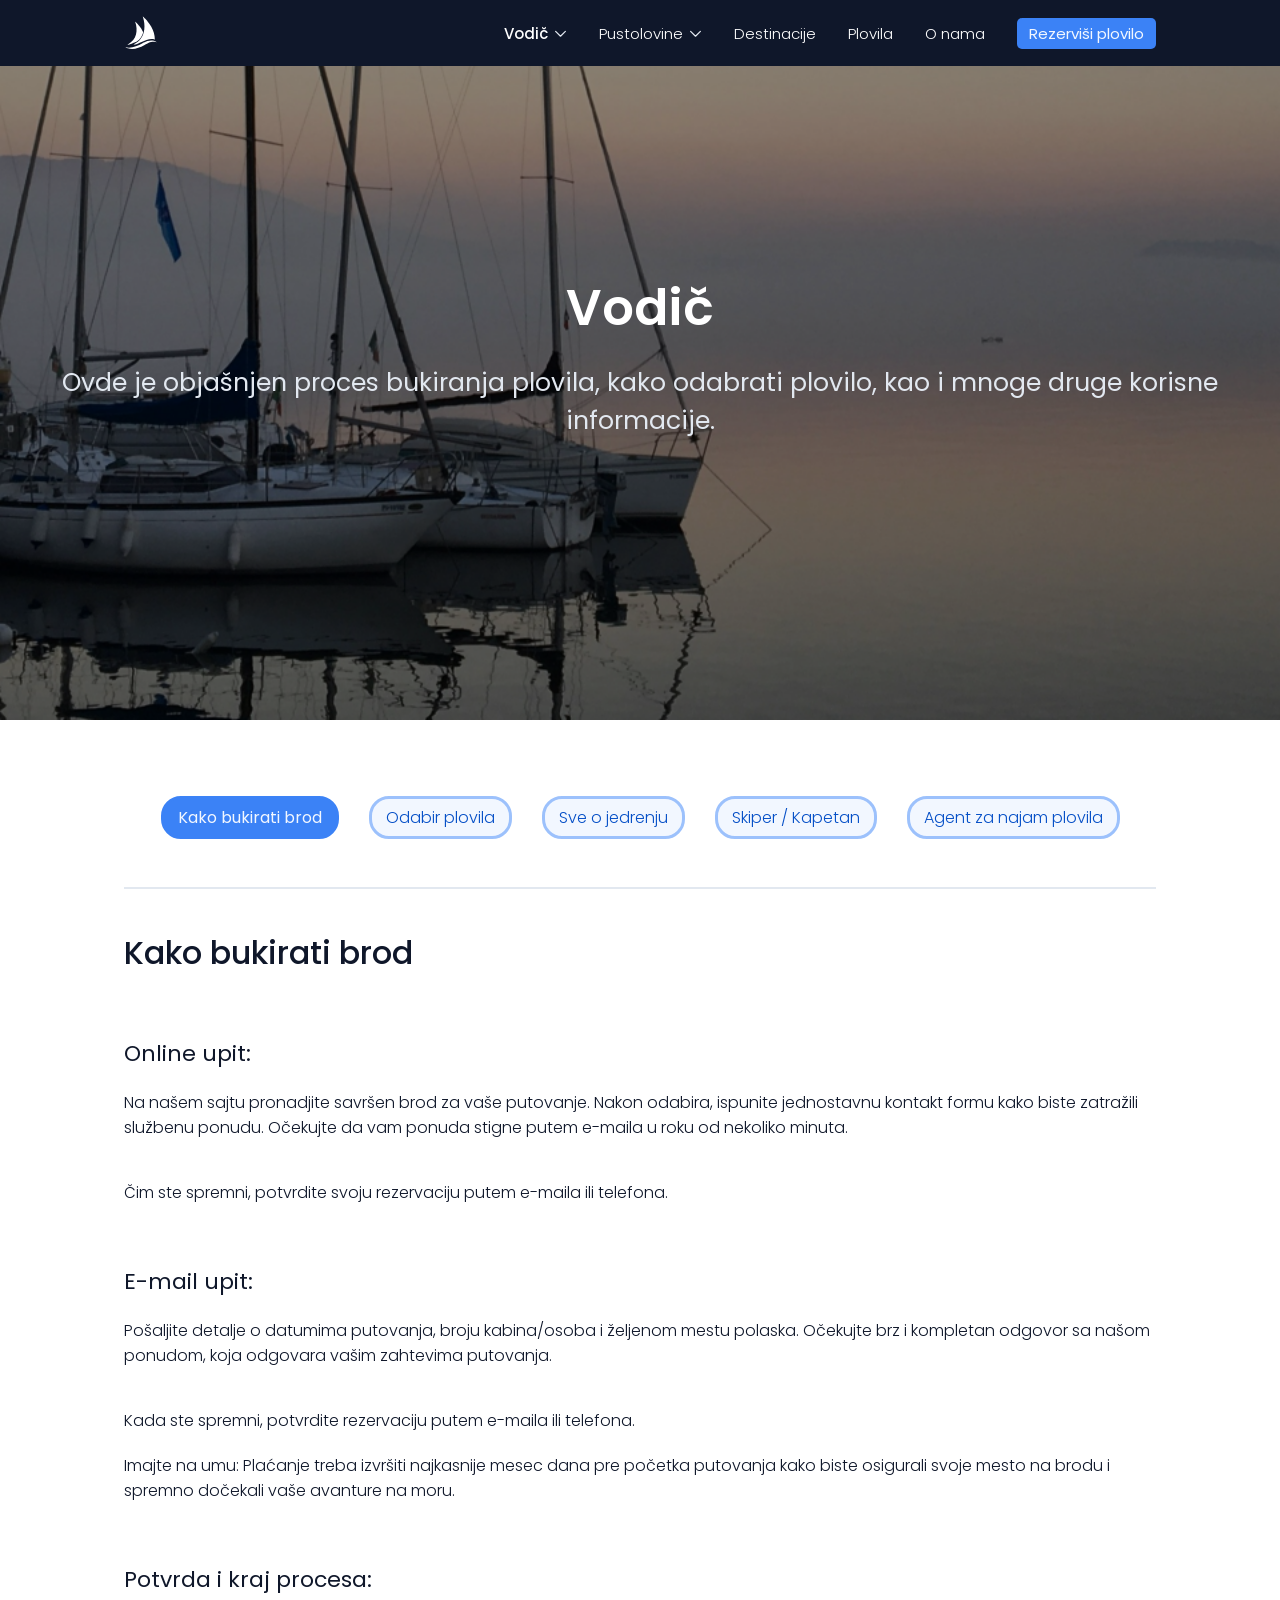
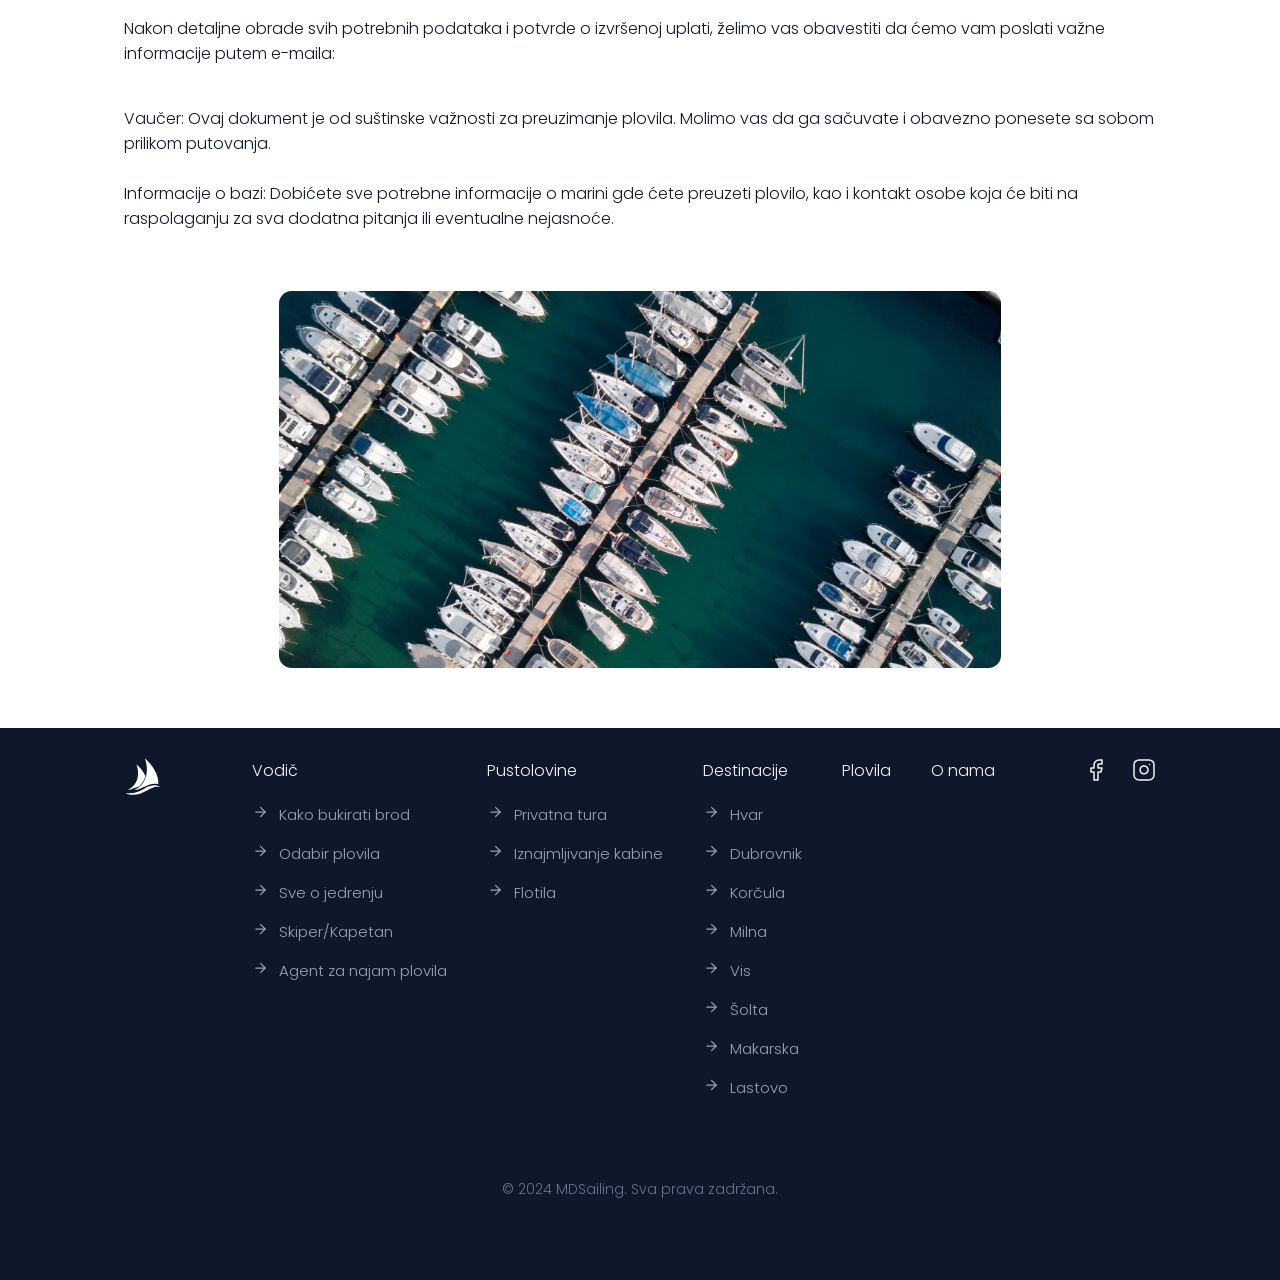
<file: vodic.html>
<!DOCTYPE html>
<html lang="sr">

<head>
    <meta charset="UTF-8">
    <meta name="viewport" content="width=device-width, initial-scale=1.0">
    <title>MD Sailing - vodič</title>
    <link rel="stylesheet" href="style.css">
    <link rel="preconnect" href="https://fonts.googleapis.com">
    <link rel="preconnect" href="https://fonts.gstatic.com" crossorigin>
    <link href="https://fonts.googleapis.com/css2?family=Poppins:wght@300;400;500;600&display=swap" rel="stylesheet">
    <link rel="icon" type="image/x-icon" href="./assets/logo/Logo.ico">
</head>

<body>
    <header class="header">
        <nav class="header__nav">
            <a class="header__logo-link" href="/index" >
                <img class="header__logo" src="./assets/svgs/logo-temp.svg" alt="logo" />
            </a>
            <ul class="header__list">
                <li class="header__item header__item__dropdown" id="vodic">
                    <a class="header__anchor header__anchor__selected">
                        Vodič
                    </a>
                    <img class="header__item__arrow" id="vodic-arrow" src="./assets/svgs/arrow-down.svg" alt="strelica na dole" />
                </li>
                <li class="header__item header__item__dropdown" id="pustolovine">
                    <a class="header__anchor">
                        Pustolovine
                    </a>
                    <img class="header__item__arrow" id="pustolovine-arrow" src="./assets/svgs/arrow-down.svg" alt="strelica na dole" />
                </li>
                <li class="header__item">
                    <a href="/destinacije" class="header__anchor">
                        Destinacije
                    </a>
                </li>
                <li class="header__item">
                    <a href="/plovila" class="header__anchor">
                        Plovila
                    </a>
                </li>
                <li class="header__item">
                    <a href="/o-nama" class="header__anchor">
                        O nama
                    </a>
                </li>
                <li class="header__item">
                    <a href="/index#sailing-form" class="CTA CTA__default CTA__primary">
                        Rezerviši plovilo
                    </a>
                </li>
            </ul>
            <button class="header__button" id="burgerButton" aria-label="burger button">
                <hr class="header__hr" id="hr1">
                <hr class="header__hr" id="hr2">
                <hr class="header__hr" id="hr3">
            </button>
            <menu class="header__menu" id="menu">
                <li class="header__menu__item" id="vodic-hamburger">
                    <a class="header__menu__anchor"> Vodič </a>
                    <img class="header__item__arrow" id="vodic-hamburger-arrow" src="./assets/svgs/arrow-down.svg" alt="strelica na dole" />
                </li>
                <menu class="header__vodic-hamburger-menu" id="vodic-hamburger-menu" >
                    <a class="header__vodic-hamburger-menu__item" id="header-link-hum-1" >
                        <img class="header__vodic-hamburger-menu__icon" src="./assets/svgs/footer-sublink-arrow.svg" />
                        <p class="header__vodic-hamburger-menu__text" >Kako bukirati brod</p>
                    </a>
                    <a class="header__vodic-hamburger-menu__item" id="header-link-hum-2" >
                        <img class="header__vodic-hamburger-menu__icon" src="./assets/svgs/footer-sublink-arrow.svg" />
                        <p class="header__vodic-hamburger-menu__text" >Sve o jedrenju</p>
                    </a>
                    <a class="header__vodic-hamburger-menu__item" id="header-link-hum-3" >
                        <img class="header__vodic-hamburger-menu__icon" src="./assets/svgs/footer-sublink-arrow.svg" />
                        <p class="header__vodic-hamburger-menu__text" >Odabir plovila</p>
                    </a>
                    <a class="header__vodic-hamburger-menu__item" id="header-link-hum-4" >
                        <img class="header__vodic-hamburger-menu__icon" src="./assets/svgs/footer-sublink-arrow.svg" />
                        <p class="header__vodic-hamburger-menu__text" >Skiper / Kapetan</p>
                    </a>
                    <a class="header__vodic-hamburger-menu__item" id="header-link-hum-5" >
                        <img class="header__vodic-hamburger-menu__icon" src="./assets/svgs/footer-sublink-arrow.svg" />
                        <p class="header__vodic-hamburger-menu__text" >Agent za najam plovila</p>
                    </a>
                </menu>
                <li class="header__menu__item" id="pustolovine-hamburger">
                    <a class="header__menu__anchor"> Pustolovine
                    </a>
                    <img class="header__item__arrow" id="pustolovine-hamburger-arrow" src="./assets/svgs/arrow-down.svg" alt="strelica na dole" />
                </li>
                <menu class="header__pustolovine-hamburger-menu" id="pustolovine-hamburger-menu" >
                    <a class="header__pustolovine-hamburger-menu__item" href="/pustolovine#link-1" >
                        <img class="header__pustolovine-hamburger-menu__icon" src="./assets/svgs/footer-sublink-arrow.svg" />
                        <p class="header__pustolovine-hamburger-menu__text" >Privatna tura</p>
                    </a>
                    <a class="header__pustolovine-hamburger-menu__item" href="/pustolovine#link-2" >
                        <img class="header__pustolovine-hamburger-menu__icon" src="./assets/svgs/footer-sublink-arrow.svg" />
                        <p class="header__pustolovine-hamburger-menu__text" >Iznajmljivanje kabine</p>
                    </a>
                    <a class="header__pustolovine-hamburger-menu__item" href="/pustolovine#link-3" >
                        <img class="header__pustolovine-hamburger-menu__icon" src="./assets/svgs/footer-sublink-arrow.svg" />
                        <p class="header__pustolovine-hamburger-menu__text" >Flotila</p>
                    </a>
                </menu>
                <li class="header__menu__item">
                    <a href="/destinacije" class="header__menu__anchor"> Destinacije
                    </a>
                </li>
                <li class="header__menu__item">
                    <a href="/plovila" class="header__menu__anchor"> Plovila
                    </a>
                </li>
                <li class="header__menu__item">
                    <a href="/o-nama" class="header__menu__anchor"> O nama
                    </a>
                </li>
                <li class="header__menu__item">
                    <a href="/index#sailing-form" class="CTA CTA__small CTA__primary">
                        Rezerviši plovilo
                    </a>
                </li>
            </menu>
        </nav>
        <menu class="header__vodic-menu" id="vodic-menu">
            <a class="header__vodic-menu__item" href="vodic#link-1" id="header-link-1">
                <img class="header__vodic-menu__icon" src="./assets/svgs/vodic-icon-1.svg" />
                <p class="header__vodic-menu__text" >Kako bukirati brod</p>
            </a>
            <a class="header__vodic-menu__item" href="vodic#link-2" id="header-link-2">
                <img class="header__vodic-menu__icon" src="./assets/svgs/vodic-icon-2.svg" />
                <p class="header__vodic-menu__text" >Odabir plovila</p>
            </a>
            <a class="header__vodic-menu__item" href="vodic#link-3" id="header-link-3">
                <img class="header__vodic-menu__icon" src="./assets/svgs/vodic-icon-3.svg" />
                <p class="header__vodic-menu__text" >Sve o jedrenju</p>
            </a>
            <a class="header__vodic-menu__item" href="vodic#link-4" id="header-link-4">
                <img class="header__vodic-menu__icon" src="./assets/svgs/vodic-icon-4.svg" />
                <p class="header__vodic-menu__text" >Skiper / Kapetan</p>
            </a>
            <a class="header__vodic-menu__item" href="vodic#link-5" id="header-link-5">
                <img class="header__vodic-menu__icon" src="./assets/svgs/vodic-icon-5.svg" />
                <p class="header__vodic-menu__text" >Agent za najam plovila</p>
            </a>
        </menu>
        <menu class="header__pustolovine-menu" id="pustolovine-menu">
            <a class="header__pustolovine-menu__item" href="/pustolovine#link-1" >
                <img class="header__pustolovine-menu__icon" src="./assets/svgs/pustolovina-icon-1.svg" />
                <p class="header__pustolovine-menu__text" >Privatna tura</p>
            </a>
            <a class="header__pustolovine-menu__item" href="/pustolovine#link-2" >
                <img class="header__pustolovine-menu__icon" src="./assets/svgs/pustolovina-icon-2.svg" />
                <p class="header__pustolovine-menu__text" >Iznajmljivanje kabine</p>
            </a>
            <a class="header__pustolovine-menu__item" href="/pustolovine#link-3" >
                <img class="header__pustolovine-menu__icon" src="./assets/svgs/pustolovina-icon-3.svg" />
                <p class="header__pustolovine-menu__text" >Flotila</p>
            </a>
        </menu>
    </header>
    <section class="section-hero section-hero-mini section-hero-vodic" >
        <div class="section-hero__text">
            <h1 class="heading__h1 section-hero__text__heading" > Vodič </h1>
            <p class="paragraph__subheading-h1 paragraph__subheading-h1__lightmode section-hero__text__subheading" >Ovde je objašnjen proces bukiranja plovila, kako odabrati plovilo, kao i mnoge druge korisne informacije.</p>
        </div>
    </section>
    <section class="section-content" >
        <ul class="section-content__navigation" >
            <div class="section-content__group">
                <li class="section-content__navigation__item section-content__navigation__item__selected" id="navigation-link-1" >
                    <button class="section-content__navigation__button" id="link-1" >
                        <p class="section-content__navigation__text" >Kako bukirati brod</p>
                    </button>
                </li>
                <li class="section-content__navigation__item" id="navigation-link-2" >
                    <button class="section-content__navigation__button" id="link-2" >
                        <p class="section-content__navigation__text" >Odabir plovila</p>
                    </button>
                </li>
            </div>
            <div class="section-content__group">
                <li class="section-content__navigation__item" id="navigation-link-3" >
                    <button class="section-content__navigation__button" id="link-3" >
                        <p class="section-content__navigation__text" >Sve o jedrenju</p>
                    </button>
                </li>
                <li class="section-content__navigation__item" id="navigation-link-4" >
                    <button class="section-content__navigation__button" id="link-4" >
                        <p class="section-content__navigation__text" >Skiper / Kapetan</p>
                    </button>
                </li>
                <li class="section-content__navigation__item" id="navigation-link-5" >
                    <button class="section-content__navigation__button" id="link-5" >
                        <p class="section-content__navigation__text" >Agent za najam plovila</p>
                    </button>
                </li>
            </div>
        </ul>
        <hr class="section-content__seperator" >
        <div class="section-content__blog section-content__blog__show" id="blog-1">
            <h2 class="section-content__blog__heading" >Kako bukirati brod</h2>
            <article class="section-content__blog__article" >
                <div class="section-content__blog__section" >
                    <h3 class="section-content__blog__section__heading" >Online upit:</h3>
                    <p class="section-content__blog__section__paragraph" >Na našem sajtu pronadjite savršen brod za vaše putovanje.
                        Nakon odabira, ispunite jednostavnu kontakt formu kako biste zatražili službenu ponudu.
                        Očekujte da vam ponuda stigne putem e-maila u roku od nekoliko minuta.</p>
                </div>
                <div class="section-content__blog__section" >
                    <p class="section-content__blog__section__paragraph" >Čim ste spremni, potvrdite svoju rezervaciju putem e-maila ili telefona.
                    </p>
                    <!-- <p class="section-content__blog__section__paragraph" >
                        Imajte na umu: Plaćanje treba izvršiti najkasnije mesec dana pre početka putovanja kako biste osigurali svoje mesto na brodu.
                    </p> -->
                </div>
            </article>
            <article class="section-content__blog__article" >
                <div class="section-content__blog__section" >
                    <h3 class="section-content__blog__section__heading" >E-mail upit:</h3>
                    <p class="section-content__blog__section__paragraph" >Pošaljite detalje o datumima putovanja, broju kabina/osoba i željenom mestu polaska.
                        Očekujte brz i kompletan odgovor sa našom ponudom, koja odgovara vašim zahtevima putovanja. </p>
                </div>
                <div class="section-content__blog__section" >
                    <p class="section-content__blog__section__paragraph" >Kada ste spremni, potvrdite rezervaciju putem e-maila ili telefona.
                    </p>
                    <p class="section-content__blog__section__paragraph" >
                        Imajte na umu: Plaćanje treba izvršiti najkasnije mesec dana pre početka putovanja kako biste osigurali svoje mesto na brodu i spremno dočekali vaše avanture na moru.
                    </p>
                </div>
            </article>

            <article class="section-content__blog__article" >
                <div class="section-content__blog__section" >
                    <h3 class="section-content__blog__section__heading" >Potvrda i kraj procesa:</h3>
                    <p class="section-content__blog__section__paragraph" >
                        Nakon detaljne obrade svih potrebnih podataka i potvrde o izvršenoj uplati, želimo vas obavestiti da ćemo vam poslati važne informacije putem e-maila:
                    </p>
                </div>
                <div class="section-content__blog__section" >
                    <p class="section-content__blog__section__paragraph" >
                        Vaučer: Ovaj dokument je od suštinske važnosti za preuzimanje plovila. Molimo vas da ga sačuvate i obavezno ponesete sa sobom prilikom putovanja.
                        <br>
                        <br>
                        Informacije o bazi: Dobićete sve potrebne informacije o marini gde ćete preuzeti plovilo, kao i kontakt osobe koja će biti na raspolaganju za sva dodatna pitanja ili eventualne nejasnoće.
                    </p>
                </div>
            </article>
            <div class="section-content__blog__images" >
                <img class="section-content__blog__image" src="./assets/images/vodic-image-10.jpg" />
            </div>
        </div>
        <div class="section-content__blog" id="blog-2">
            <h2 class="section-content__blog__heading" >Odabir plovila</h2>
            <article class="section-content__blog__article" >
                <div class="section-content__blog__section" >
                    <p class="section-content__blog__section__paragraph" ><span class="section-content__blog__section__span" >Jedrilice i katamarani su dva popularna tipa plovila koja se koriste za plovidbu morima.</p>
                </div>
                <div class="section-content__blog__section" >
                    <p class="section-content__blog__section__paragraph" >
                        Iako oboje koriste vetar kao glavni izvor energije za kretanje, postoje značajne razlike između ova dva tipa brodova, uključujući dizajn, stabilnost, brzinu i namenu.
                    </p>
                </div>
                <div class="section-content__blog__section" >
                    <h3 class="section-content__blog__section__heading" >Jedrilica:</h3>
                    <p class="section-content__blog__section__paragraph" >Jedrilica je tradicionalni tip plovila koji se sastoji od jednog trupa, sa jednim ili više jarbola i jedrom ili više jedara. 
                        Ova jedrilica može biti monohul ili može imati nekoliko trupova, ali u svakom slučaju, dizajn je sličan po tome što postoji jedan glavni trup.
                         Jedrilice su često korišćene u takmičenjima, za rekreativno jedrenje ili za dugotrajna putovanja.
                         Imaju tendenciju da budu okretnije i mogu biti brže od katamarana u određenim uslovima vetra.</p>
                </div>
                <div class="section-content__blog__images" >
                    <img class="section-content__blog__image" src="./assets/images/vodic-image-12.jpg" />
                </div>
                <div class="section-content__blog__section" >
                    <h3 class="section-content__blog__section__heading" >Katamaran:</h3>
                    <p class="section-content__blog__section__paragraph" >Sa druge strane, katamaran je plovilo koje se sastoji od dva paralelna trupa spojena mostom ili platformom.
                        Ovaj dizajn pruža veću stabilnost i veći kapacitet za teret ili putnike u poređenju sa tradicionalnim jedrilicama.
                        Katamarani imaju manje duboke kobilice od jedrilica, što im omogućava plovidbu u plićim vodama.
                        Takođe, zbog svog šireg trupa, katamarani imaju veći unutrašnji prostor, što ih čini popularnim izborom za krstarenja ili luksuzna putovanja.</p>
                </div>
                <div class="section-content__blog__section" >
                    <p class="section-content__blog__section__paragraph" >Konačno, namena plovidbe može biti presudan faktor prilikom odabira između jedrilica i katamarana.
                        Dok su jedrilice često više usmerene na sportsko jedrenje ili dugotrajna putovanja, katamarani su često korišćeni za komercijalne svrhe poput kruzinga, iznajmljivanja, ili kao privatne jahte zbog svoje veće stabilnosti i unutrašnjeg prostora.</p>
                </div>
                <br>
                <div class="section-content__blog__section" >
                    <p class="section-content__blog__section__paragraph" >Ukratko, dok jedrilica predstavlja <span class="section-content__blog__section__span" >klasičan i agilan tip plovila pogodan za manji broj ljudi, ali i duža putovanja</span>, katamaran nudi <span class="section-content__blog__section__span" >veću stabilnost, prostor i brzinu</span>, čineći ih popularnim izborom za različite svrhe, uključujući luksuzna putovanja i komercijalnu upotrebu.</p>
                </div>
            </article>
            <div class="section-content__blog__images" >
                <img class="section-content__blog__image" src="./assets/images/vodic-image-11.jpg" />
            </div>
        </div>
        <div class="section-content__blog" id="blog-3">
            <h2 class="section-content__blog__heading" >Sve o jedrenju</h2>
            <article class="section-content__blog__article" >
                <div class="section-content__blog__section" >
                    <p class="section-content__blog__section__paragraph" ><span class="section-content__blog__section__span" >Jedrenje ima dugu i bogatu istoriju</span> koja seže unazad hiljadama godina.
                        Prve poznate upotrebe jedara na plovilima datiraju iz drevnog Egipta i Mesopotamije, a kroz istoriju, jedrenje je imalo ključnu ulogu u trgovini, istraživanju i vojnim operacijama.
                        Razvoj tehnologije i dizajna brodova tokom vremena doveo je do raznolikosti u vrstama plovila i stilovima jedrenja, od tradicionalnih jedrenjaka do modernih regatnih jedrilica.
                       </p>
                </div>
            </article>
            <article class="section-content__blog__article" >
                <div class="section-content__blog__images" >
                    <img class="section-content__blog__image" src="./assets/images/sveojedrenju/Sve o jedrenju.jpg" />
                </div>
                <div class="section-content__blog__section" >
                    <h3 class="section-content__blog__section__heading" >Šta je jedrenje?</h3>
                    <p class="section-content__blog__section__paragraph" >Jedrenje je višedimenzionalno iskustvo koje spaja ljude sa vodom, vetrom i prirodom na jedinstven način.
                        Osim što je sport, predstavlja i umetnost upravljanja brodom, istraživanja nepreglednih vodenih prostranstava i životnog stila koji oblikuje karakter pojedinca. </p>
                </div>
                <!-- <div class="section-content__blog__section" >
                    <ul class="section-content__blog__section__list" >
                        <li class="section-content__blog__section__item" >
                            <p class="section-content__blog__section__paragraph" >Za otkaz do mesec dana pre početka najma naplaćuje se iznos koji je jednak uplaćenoj akontaciji (30% – 50%) ukupne cene najma, odnosno zadržava se celokupni uplaćeni iznos.</p>
                        </li>
                        <li class="section-content__blog__section__item" >
                            <p class="section-content__blog__section__paragraph" >Za otkaz unutar jednog meseca pre početka najma naplaćuje se 100% ukupne cene najma.</p>
                        </li>
                    </ul>
                </div> -->
                <div class="section-content__blog__section" >
                    <p class="section-content__blog__section__paragraph" > U suštini, jedrenje se može opisati kao korišćenje vetra za kretanje broda, koristeći se jedrima kao glavnim izvorom snage.
                        Postoji mnogo različitih vrsta jedrenja, od rekreativnog krstarenja do takmičarskih regata.
                         Krstarenje obično podrazumeva opušteno putovanje po vodi sa ciljem istraživanja različitih lokacija i uživanja u pejzažima i prirodnim lepotama.
                         Regatno jedrenje, s druge strane, uključuje takmičenja u kojima se brodovi trkaju jedan protiv drugog u disciplinama poput brzinskog jedrenja, manevrisanja i taktičkog planiranja.
                        </p>
                </div>
                <div class="section-content__blog__section" >
                    <p class="section-content__blog__section__paragraph" ><span class="section-content__blog__section__span" >Jedrenje pruža izvanredan osećaj slobode dok plovite po otvorenom moru. </span>
                        Osećaj vetra u kosi i zvuk talasa pod kobilicom broda često se opisuje kao terapeutski i oslobađajući.
                        Jedrilicom imate priliku da istražite predele koji su često nedostupni drugim sredstvima.
                         Mnoge skrivene uvale, plaže i obale mogu se istražiti samo pomoću plovila.
                    </p>
                    <p class="section-content__blog__section__paragraph" ><span class="section-content__blog__section__span" >Jedrenje često zahteva timski rad i saradnju, što ga čini odličnim izborom za porodična ili prijateljska putovanja. </span>
                         Rad u timu na plovilu može izgraditi snažne veze i povećati osećaj zajedništva.
                    </p>
                    <p class="section-content__blog__section__paragraph" >
                        <span class="section-content__blog__section__span" >Jedrilicom imate mogućnost da kreirate sopstvenu rutu putovanja i prilagodite je svojim željama i potrebama.</span>
                        Možete istraživati različita mesta koliko god želite, bez strogih rasporeda.
                        Mnoge jedrilice danas su opremljene luksuzno i nude visok nivo udobnosti.
                        Sa modernim pogodnostima poput klimatizacije, kuhinje, udobnih kabina i kupatila, možete uživati u luksuzu dok plovite.
                   </p>
                   <p class="section-content__blog__section__paragraph" >
                        Sve više putnika traži ovakav vid odmora kako bi doživeli spoj avanture, luksuza i bliskosti sa prirodom. 
                        Jedrenje može biti nezaboravno iskustvo koje ostavlja dubok utisak i koje se često pamti kao jedno od najlepših putovanja u životu.
                    </p>
                </div>
            </article>
            <div class="section-content__blog__images" >
                <img class="section-content__blog__image" src="./assets/images/vodic-image-13.jpg" />
            </div>
        </div>
        <div class="section-content__blog" id="blog-4">
            <h2 class="section-content__blog__heading" >Skiper / Kapetan</h2>
            <article class="section-content__blog__article" >
                <div class="section-content__blog__section" >
                    <p class="section-content__blog__section__paragraph" >Skiper ili kapetan koji upravlja brodom je ključna figura na vašem morskom putovanju. Evo detaljnog opisa njegove uloge i odgovornosti:</p>
                </div>
                <div class="section-content__blog__section" >
                    <h3 class="section-content__blog__section__heading" >Iskustvo i kvalifikacije:</h3>
                    <p class="section-content__blog__section__paragraph" >Skiper je iskusni pomorac sa značajnim iskustvom u vođenju jedrilica. Oni su obučeni i poseduju odgovarajuće kvalifikacije, uključujući nautičke sertifikate i dozvole.</p>
                </div>
            </article>
            <article class="section-content__blog__article" >
                <div class="section-content__blog__section" >
                    <h3 class="section-content__blog__section__heading" >Navigacija:</h3>
                    <p class="section-content__blog__section__paragraph" >Skiper je odgovoran za navigaciju i sigurnost plovila. Oni su stručni u čitanju nautičkih karata, korišćenju navigacionih instrumenata i praćenju vremenskih uslova radi osiguranja sigurnog putovanja.</p>
                </div>
            </article>
            <article class="section-content__blog__article" >
                <div class="section-content__blog__section" >
                    <h3 class="section-content__blog__section__heading" >Upravljanje plovilom:</h3>
                    <p class="section-content__blog__section__paragraph" >Kapetan je odgovoran za upravljanje jedrilicom, što uključuje kormilarenje, upravljanje motorom (ako je primenljivo) i manipulaciju jedrima radi postizanja odgovarajuće brzine i kursa.</p>
                </div>
            </article>
            <article class="section-content__blog__article" >
                <div class="section-content__blog__section" >
                    <h3 class="section-content__blog__section__heading" >Bezbednost putnika:</h3>
                    <p class="section-content__blog__section__paragraph" >Bezbednost putnika je najviši prioritet skipera. Oni su obučeni za reagovanje u hitnim situacijama, pružanje prve pomoći i osiguranje da se pridržavaju propisa o bezbednosti na moru.</p>
                </div>
            </article>
            <article class="section-content__blog__article" >
                <div class="section-content__blog__section" >
                    <h3 class="section-content__blog__section__heading" >Komunikacija:</h3>
                    <p class="section-content__blog__section__paragraph" >Dobri skiperi su takođe dobri komunikatori. Oni su ljubazni i otvoreni za pitanja i zahteve putnika, pružajući im informacije i savete kako bi njihovo iskustvo bilo što prijatnije.</p>
                </div>
            </article>
            <article class="section-content__blog__article" >
                <div class="section-content__blog__section" >
                    <h3 class="section-content__blog__section__heading" >Održavanje plovila:</h3>
                    <p class="section-content__blog__section__paragraph" >Skiper je odgovoran za održavanje plovila tokom putovanja. Oni će proveriti motor, opremu i sistem za upravljanje kako bi osigurali da sve funkcioniše ispravno.</p>
                </div>
            </article>
            <article class="section-content__blog__article" >
                <div class="section-content__blog__section" >
                    <p class="section-content__blog__section__paragraph" >Ukratko, skiper je ključna figura na jedrilici, kombinujući veštine navigacije, upravljanja plovilom, bezbednosti putnika i vođenja putovanja kako bi osigurao nezaboravno iskustvo na moru.</p>
                </div>
            </article>
            <div class="section-content__blog__images" >
                <img class="section-content__blog__image" src="./assets/images/skipper.jpg" />
            </div>
        </div>
        <div class="section-content__blog" id="blog-5">
            <h2 class="section-content__blog__heading" >Agent za najam plovila</h2>
            <article class="section-content__blog__article" >
                <div class="section-content__blog__section" >
                    <p class="section-content__blog__section__paragraph" >Mi smo agencija za najam brodova koja predstavlja ključnog posrednika između vlasnika plovila i klijenata koji žele da iznajme brod za različite svrhe, kao što su odmor, rekreacija, poslovna putovanja ili specijalni događaji poput venčanja ili rođendanskih proslava.</p>
                </div>
                <div class="section-content__blog__section" >
                    <p class="section-content__blog__section__paragraph" >MD Sailing pruža širok spektar usluga koje olakšavaju proces iznajmljivanja broda i omogućavaju klijentima da pronađu savršeno plovilo koje odgovara njihovim potrebama i preferencijama.</p>
                </div>
            </article>
            <a class="CTA CTA__secondary CTA__small" href="o-nama">Kontaktirajte Nas
                <img class="CTA__icon" src="./assets/svgs/arrow-right-secondary.svg">
            </a>
            <article class="section-content__blog__article" >
                <div class="section-content__blog__section" >
                    <h3 class="section-content__blog__section__heading" >Inventar plovila</h3>
                    <p class="section-content__blog__section__paragraph" >Naša agencija  ima veliki inventar plovila različitih veličina, tipova i karakteristika. To može uključivati jahte, jedrilice, katamarane, glisere i druge vrste brodova. Ovi brodovi mogu biti dostupni za kratkoročni ili dugoročni najam, u zavisnosti od potreba klijenata.
                    </p>
                </div>
                <div class="section-content__blog__section" >
                    <h3 class="section-content__blog__section__heading" >Rezervacije plovila</h3>
                    <p class="section-content__blog__section__paragraph" >Naša agencija za najam olakšava proces rezervacije plovila tako što pomaže klijentima da pronađu odgovarajući brod u željenom terminu i na željenoj lokaciji.
                        Takođe pružamo informacije o uslovima najma, ceni, depozitu i drugim detaljima vezanim za iznajmljivanje.
                    </p>
                </div>
                <div class="section-content__blog__section" >
                    <h3 class="section-content__blog__section__heading" >Angažovanje skipera i organizovane aktivnosti</h3>
                    <p class="section-content__blog__section__paragraph" >Pored iznajmljivanja plovila, pružamo dodatne usluge koje mogu obuhvatiti angažovanje skipera ili posade, organizaciju gastronomskih i vinskih tura, transfer do i sa luke, kao i druge aktivnosti poput ronjenja, ribolova ili vožnje skuterima na vodi.
                    </p>
                </div>

                <div class="section-content__blog__section" >
                    <p class="section-content__blog__section__paragraph" >Takođe pružamo kontinuiranu podršku svojim klijentima tokom celog procesa iznajmljivanja, od početnog upita do završetka putovanja.
                        To može uključivati pružanje informacija o destinacijama, savete o sigurnosti na moru, kao i rešavanje bilo kakvih problema ili hitnih situacija koje se mogu pojaviti tokom putovanja.
                    </p>
                </div>

                <div class="section-content__blog__section" >
                    <p class="section-content__blog__section__paragraph" >MD Sailing igra ključnu ulogu u olakšavanju i unapređivanju iskustva iznajmljivanja plovila za klijente širom sveta.
                        Naša stručnost, resursi i posvećenost pružanju visokokvalitetnih usluga čine nas neprocenjivim partnerima za sve koji žele da uživaju u jedinstvenom iskustvu plovidbe i istraživanju mora.
                    </p>
                </div>
            </article>
            <div class="section-content__blog__images" >
                <img class="section-content__blog__image" src="./assets/images/vodic-image-9.jpg" />
            </div>
            <!-- <form class="section-contact__content__form">
                <div class="section-form__input-section">
                    <p class="section-form__input-title">Ime i prezime</p>
                    <div class="section-form__input-body">
                        <input class="section-form__input" placeholder="Bogdan Bogdanovic" />
                    </div>
                    <p class="section-form__input-warning">Morate da upišete ime!</p>
                </div>
                <div class="section-form__input-section">
                    <p class="section-form__input-title">Email</p>
                    <div class="section-form__input-body">
                        <input class="section-form__input" placeholder="bogdanbogdanovic@gmail.com" />
                    </div>
                    <p class="section-form__input-warning">Morate da upišete email!</p>
                </div>
                <div class="section-form__input-section">
                    <p class="section-form__input-title">Telefon</p>
                    <div class="section-form__input-body">
                        <input class="section-form__input" placeholder="063-456-7890" />
                    </div>
                    <p class="section-form__input-warning">Morate da upišete telefon!</p>
                </div>
                <div class="section-form__input-section">
                    <p class="section-form__input-title">Poruka</p>
                    <div class="section-form__input-body">
                        <textarea class="section-form__input" placeholder="Dodatne informacije" ></textarea>
                    </div>
                    <p class="section-form__input-warning">Morate da upišete poruku!</p>
                </div>
                <button type="submit" class="section-form__button" >
                    <a class="CTA CTA__small CTA__primary" >
                        Pošaljite poruku
                    </a>
                </button>
            </form> -->
        </div>
    </section>
    <footer class="footer" >
        <div class="footer__body">
            <div class="footer__mobile">
                <img class="footer__mobile__logo" src="./assets/svgs/logo-temp.svg" />
                <div class="footer__mobile__social">
                    <a class="footer__mobile__social__link" >
                        <img class="footer__mobile__social__icon" src="./assets/svgs/social-icon-1.svg" />
                    </a>
                    <a class="footer__mobile__social__link" href="https://www.instagram.com/mdsailing/" target="_blank">
                        <img class="footer__mobile__social__icon" src="./assets/svgs/social-icon-3.svg" />
                    </a>
                </div>
            </div>
            <img class="footer__logo" src="./assets/svgs/logo-temp.svg" />
            <ul class="footer__links">
                <div class="footer__divider">
                    <li class="footer__link" >
                        <p class="footer__link__title" >Vodič</p>
                        <ul class="footer__sublinks" >
                            <li class="footer__sublink" >
                                <img class="footer__sublink__arrow" src="./assets/svgs/footer-sublink-arrow.svg" />
                                <a class="footer__sublink__anchor" id="header-link-footer-1" href="/vodic#link-1" >Kako bukirati brod</a>
                            </li>
                            <li class="footer__sublink" >
                                <img class="footer__sublink__arrow" src="./assets/svgs/footer-sublink-arrow.svg" />
                                <a class="footer__sublink__anchor" id="header-link-footer-2" href="/vodic#link-2" >Odabir plovila</a>
                            </li>
                            <li class="footer__sublink" >
                                <img class="footer__sublink__arrow" src="./assets/svgs/footer-sublink-arrow.svg" />
                                <a class="footer__sublink__anchor" id="header-link-footer-3" href="/vodic#link-3" >Sve o jedrenju</a>
                            </li>
                            <li class="footer__sublink" >
                                <img class="footer__sublink__arrow" src="./assets/svgs/footer-sublink-arrow.svg" />
                                <a class="footer__sublink__anchor" id="header-link-footer-4" href="/vodic#link-4" >Skiper/Kapetan</a>
                            </li>
                            <li class="footer__sublink" >
                                <img class="footer__sublink__arrow" src="./assets/svgs/footer-sublink-arrow.svg" />
                                <a class="footer__sublink__anchor" id="header-link-footer-5" href="/vodic#link-5" >Agent za najam plovila</a>
                            </li>
                        </ul>
                    </li>
                    <li class="footer__link" >
                        <p class="footer__link__title" >Pustolovine</p>
                        <ul class="footer__sublinks" >
                            <li class="footer__sublink" >
                                <img class="footer__sublink__arrow" src="./assets/svgs/footer-sublink-arrow.svg" />
                                <a class="footer__sublink__anchor" href="/pustolovine#link-1" >Privatna tura</a>
                            </li>
                            <li class="footer__sublink" >
                                <img class="footer__sublink__arrow" src="./assets/svgs/footer-sublink-arrow.svg" />
                                <a class="footer__sublink__anchor" href="/pustolovine#link-2" >Iznajmljivanje kabine</a>
                            </li>
                            <li class="footer__sublink" >
                                <img class="footer__sublink__arrow" src="./assets/svgs/footer-sublink-arrow.svg" />
                                <a class="footer__sublink__anchor" href="/pustolovine#link-3" >Flotila</a>
                            </li>
                        </ul>
                    </li>
                </div>
                <div class="footer__divider">
                    <li class="footer__link" >
                        <p class="footer__link__title" >Destinacije</p>
                        <ul class="footer__sublinks" >
                            <li class="footer__sublink" >
                                <img class="footer__sublink__arrow" src="./assets/svgs/footer-sublink-arrow.svg" />
                                <a class="footer__sublink__anchor" href="/hvar">Hvar</a>
                            </li>
                            <li class="footer__sublink" >
                                <img class="footer__sublink__arrow" src="./assets/svgs/footer-sublink-arrow.svg" />
                                <a class="footer__sublink__anchor" href="/dubrovnik" >Dubrovnik</a>
                            </li>
                            <li class="footer__sublink" >
                                <img class="footer__sublink__arrow" src="./assets/svgs/footer-sublink-arrow.svg" />
                                <a class="footer__sublink__anchor" href="/korcula" >Korčula</a>
                            </li>
                            <li class="footer__sublink" >
                                <img class="footer__sublink__arrow" src="./assets/svgs/footer-sublink-arrow.svg" />
                                <a class="footer__sublink__anchor" href="/milna">Milna</a>
                            </li>
                            <li class="footer__sublink" >
                                <img class="footer__sublink__arrow" src="./assets/svgs/footer-sublink-arrow.svg" />
                                <a class="footer__sublink__anchor" href="/vis" >Vis</a>
                            </li>
                            <li class="footer__sublink" >
                                <img class="footer__sublink__arrow" src="./assets/svgs/footer-sublink-arrow.svg" />
                                <a class="footer__sublink__anchor" href="/solta" >Šolta</a>
                            </li>
                            <li class="footer__sublink" >
                                <img class="footer__sublink__arrow" src="./assets/svgs/footer-sublink-arrow.svg" />
                                <a class="footer__sublink__anchor" href="/makarska" >Makarska</a>
                            </li>
                            <li class="footer__sublink" >
                                <img class="footer__sublink__arrow" src="./assets/svgs/footer-sublink-arrow.svg" />
                                <a class="footer__sublink__anchor" href="/lastovo" >Lastovo</a>
                            </li>
                        </ul>
                    </li>
                    <li class="footer__link" >
                        <a class="footer__link__title" href="/plovila" >Plovila</a>
                    </li>
                    <li class="footer__link" >
                        <a class="footer__link__title" href="/o-nama" >O nama</a>
                    </li>
                </div>
            </ul>
            <div class="footer__social">
                <a class="footer__social__link" >
                    <img class="footer__social__icon" src="./assets/svgs/social-icon-1.svg" />
                </a>
                <a class="footer__social__link" href="https://www.instagram.com/mdsailing/" target="_blank">
                    <img class="footer__social__icon" src="./assets/svgs/social-icon-3.svg" />
                </a>
            </div>
        </div>
        <div class="footer__copyright">
            <p class="footer__copyright__text">© 2024 MDSailing. Sva prava zadržana.</p>
        </div>
    </footer>
    <script src="./header.js" >
    </script>
    <script src="./navigation-vodic.js" >
    </script>
</body>

</html>
</file>
<file: style.css>
body,
h1,
h2,
h3,
h4,
h5,
h6,
p {
  margin: 0;
}

body {
  width: 100%;
}

header,
div,
menu,
nav,
ul,
section,
article,
footer,
form {
  display: flex;
}

p,
a,
h1,
h2,
h3,
h4,
h5,
h6,
input,
textarea {
  font-family: "Poppins", sans-serif;
}

.CTA {
  cursor: pointer;
  border-radius: 5px;
  text-decoration: none;
  display: flex;
  width: -moz-fit-content;
  width: fit-content;
  align-items: center;
}
.CTA__primary {
  color: #f2f7ff;
  background-color: #3b82f6;
  transition: ease-in-out 0.2s;
}
.CTA__primary:hover {
  transition: ease-in-out 0.2s;
  background-color: #5f9bfc;
}
.CTA__secondary {
  color: #054fc7;
  background-color: #d7e6fe;
  transition: ease-in-out 0.25s;
}
.CTA__secondary:hover {
  padding-left: 40px;
  transition: ease-in-out 0.25s;
}
@media (min-width: 1600px) {
  .CTA__default {
    font-size: 24px;
    font-weight: 400;
    padding: 4px 12px;
    transition: ease-in-out 0.25s;
  }
}
@media (max-width: 1600px) {
  .CTA__default {
    font-size: 15px;
    font-weight: 400;
    padding: 4px 12px;
    transition: ease-in-out 0.25s;
  }
}
@media (min-width: 1600px) {
  .CTA__small {
    font-size: 18px;
    font-weight: 400;
    padding: 6px 12px;
    transition: ease-in-out 0.25s;
  }
}
@media (max-width: 1600px) {
  .CTA__small {
    font-size: 16px;
    font-weight: 400;
    padding: 6px 12px;
  }
}
@media (max-width: 650px) {
  .CTA__small {
    font-size: 15px;
    font-weight: 400;
    padding: 6px 10px;
  }
}
.CTA__icon {
  margin-left: 10px;
}
.CTA__icon__small {
  width: 20px;
  height: 20px;
}
@media (max-width: 650px) {
  .CTA__icon {
    width: 16px;
    height: 16px;
  }
}

@media (max-width: 1600px) {
  #home-CTA {
    padding: 7px 15px;
    font-size: 1.4rem;
  }
}
@media (max-width: 650px) {
  #home-CTA {
    margin-top: 16px;
    padding: 9px 18px;
    font-size: 1.1rem;
  }
}

.heading__h1 {
  font-weight: 600;
  color: white;
  text-align: center;
}
@media (min-width: 1600px) {
  .heading__h1 {
    font-size: 56px;
  }
}
@media (max-width: 1600px) {
  .heading__h1 {
    font-size: 50px;
  }
}
@media (max-width: 1050px) {
  .heading__h1 {
    font-size: 36px;
  }
}
@media (max-width: 650px) {
  .heading__h1 {
    font-size: 32px;
  }
}
.heading__h2 {
  font-weight: 400;
  text-align: center;
}
@media (min-width: 1600px) {
  .heading__h2 {
    font-size: 36px;
  }
}
@media (max-width: 1600px) {
  .heading__h2 {
    font-size: 28px;
  }
}
@media (max-width: 1050px) {
  .heading__h2 {
    font-size: 24px;
  }
}
@media (max-width: 650px) {
  .heading__h2 {
    font-size: 24px;
  }
}
.heading__h2__lightmode {
  color: #0f172a;
}
.heading__h2__darkmode {
  color: #f1f5f9;
}

.paragraph__subheading-h1 {
  font-size: 30px;
  font-weight: 400;
  padding: 10px 50px;
  text-align: center;
}
@media (min-width: 1600px) {
  .paragraph__subheading-h1 {
    font-size: 30px;
  }
}
@media (max-width: 1600px) {
  .paragraph__subheading-h1 {
    font-size: 25px;
  }
}
@media (max-width: 1050px) {
  .paragraph__subheading-h1 {
    font-size: 22px;
    padding: 5px 20px;
  }
}
@media (max-width: 650px) {
  .paragraph__subheading-h1 {
    font-size: 18px;
  }
}
.paragraph__subheading-h1__lightmode {
  color: #e2e8f0;
}
.paragraph__subheading-h1__darkmode {
  color: #cbd5e1;
}
.paragraph__subheading-h2 {
  font-weight: 300;
  text-align: center;
}
@media (min-width: 1600px) {
  .paragraph__subheading-h2 {
    font-size: 18px;
    margin-top: 20px;
  }
}
@media (max-width: 1600px) {
  .paragraph__subheading-h2 {
    font-size: 16px;
    margin-top: 12px;
  }
}
@media (max-width: 1050px) {
  .paragraph__subheading-h2 {
    font-size: 15px;
    margin-top: 8px;
  }
}
@media (max-width: 650px) {
  .paragraph__subheading-h2 {
    font-size: 15px;
  }
}
.paragraph__subheading-h2__lightmode {
  color: #334155;
}
.paragraph__subheading-h2__darkmode {
  color: #e2e8f0;
}

.header__menu.active {
  transform: translateY(0);
  opacity: 1;
}

.header {
  background-color: #0f172a;
  width: 100%;
  align-items: center;
  box-sizing: border-box;
  position: fixed;
  z-index: 50;
}
.header__button {
  border: none;
  background: none;
  width: -moz-fit-content;
  width: fit-content;
  flex-direction: column;
  padding: 10px 0;
  width: 48px;
  z-index: 2000;
  display: none;
}
.header__button > :not(:last-child) {
  margin-bottom: -1px;
}
@media (max-width: 1050px) {
  .header__button {
    display: flex;
  }
}
.header__hr {
  height: 3px;
  background-color: white;
  border: none;
  border-radius: 10px;
  margin-right: 0;
}
@media (min-width: 1600px) {
  .header {
    padding: 0 192px;
    height: 80px;
  }
  .header__logo-link {
    width: 40px;
    height: 40px;
  }
  .header__logo {
    width: 40px;
    height: 40px;
  }
  .header__list > :not(:last-child) {
    margin-right: 48px;
  }
  .header__item__arrow {
    margin-left: 6px;
    width: 20px;
    height: 20px;
  }
  .header__anchor {
    font-size: 22px;
  }
}
@media (max-width: 2000px) {
  .header__anchor {
    font-size: 20px;
  }
}
@media (max-width: 1600px) {
  .header {
    padding: 0 124px;
    height: 66px;
  }
  .header__logo-link {
    width: 34px;
    height: 34px;
  }
  .header__logo {
    width: 34px;
    height: 34px;
  }
  .header__list > :not(:last-child) {
    margin-right: 32px;
  }
  .header__item__arrow {
    margin-left: 6px;
    width: 13px;
    height: 13px;
  }
  .header__anchor {
    font-size: 15px;
  }
}
@media (max-width: 1050px) {
  .header {
    padding: 0 16px;
    height: 64px;
  }
  .header__logo-link {
    width: 32px;
    height: 32px;
  }
  .header__logo {
    width: 32px;
    height: 32px;
  }
  .header__list {
    display: none;
  }
}
@media (max-width: 650px) {
  .header {
    height: 52px;
  }
  .header__list {
    display: none;
  }
}
.header__nav {
  height: 100%;
  width: 100%;
  justify-content: space-between;
  box-sizing: border-box;
  align-items: center;
  z-index: 20 !important;
  background-color: #0f172a;
  padding-top: 10px !important;
  padding-bottom: 10px !important;
}
.header__item {
  align-items: center;
  justify-content: center;
  display: flex;
}
.header__item__arrow {
  transition: 0.3s ease-in-out;
}
.header__item__arrow__show {
  transform: rotate(180deg);
  transition: 0.3s ease-in-out;
}
.header__item__dropdown {
  cursor: pointer !important;
}
.header__anchor {
  color: white;
  text-decoration: none;
  font-weight: 300;
}
.header__anchor__selected {
  font-weight: 500;
}
.header__list {
  align-items: center;
  list-style-type: none;
}
.header__menu {
  margin: 0;
  padding: 0;
  position: absolute;
  left: 0;
  top: 0;
  transform: translateY(-100vh);
  flex-direction: column;
  justify-content: center;
  width: 100vw;
  height: 100vh;
  background-color: #0f172a;
  transition: 0.3s ease-in-out;
  z-index: 3;
  opacity: 0;
  list-style: none;
  align-items: center;
}
@media (max-width: 1050px) {
  .header__menu > :not(:last-child) {
    margin-bottom: 24px;
  }
}
@media (max-width: 650px) {
  .header__menu > :not(:last-child) {
    margin-bottom: 16px;
  }
}
.header__menu__item {
  width: 150px;
  z-index: 30;
}
.header__menu__anchor {
  cursor: pointer;
  text-decoration: none;
  font-weight: 300;
  color: white;
}
@media (max-width: 1050px) {
  .header__menu__anchor {
    font-size: 20px;
  }
}
@media (max-width: 650px) {
  .header__menu__anchor {
    font-size: 18px;
  }
}
.header__vodic-menu, .header__pustolovine-menu, .header__jezici-menu {
  width: 100%;
  position: absolute;
  left: 0;
  padding: 12px 20px;
  list-style: none;
  display: flex;
  justify-content: center;
  box-sizing: border-box;
  background-color: #0f172a;
  transition: 0.3s ease-in-out;
  z-index: -20;
}
.header__vodic-menu > :not(:last-child), .header__pustolovine-menu > :not(:last-child), .header__jezici-menu > :not(:last-child) {
  margin-right: 16px;
}
@media (min-width: 1600px) {
  .header__vodic-menu, .header__pustolovine-menu, .header__jezici-menu {
    top: -180px;
  }
}
@media (max-width: 1600px) {
  .header__vodic-menu, .header__pustolovine-menu, .header__jezici-menu {
    top: -180px;
  }
}
@media (max-width: 1050px) {
  .header__vodic-menu, .header__pustolovine-menu, .header__jezici-menu {
    display: none;
  }
}
.header__vodic-menu__shown, .header__pustolovine-menu__shown, .header__jezici-menu__shown {
  transition: 0.3s ease-in-out;
}
@media (min-width: 1600px) {
  .header__vodic-menu__shown, .header__pustolovine-menu__shown, .header__jezici-menu__shown {
    top: 63px;
  }
}
@media (max-width: 1600px) {
  .header__vodic-menu__shown, .header__pustolovine-menu__shown, .header__jezici-menu__shown {
    top: 50px;
  }
}
.header__vodic-menu__item, .header__pustolovine-menu__item, .header__jezici-menu__item {
  height: 100%;
  padding: 20px 0;
  box-sizing: border-box;
  display: flex;
  flex-direction: column;
  align-items: center;
  background-color: #0f172a;
  border-radius: 10px;
  cursor: pointer;
}
@media (min-width: 1600px) {
  .header__vodic-menu__item, .header__pustolovine-menu__item, .header__jezici-menu__item {
    width: 240px;
  }
}
@media (max-width: 1600px) {
  .header__vodic-menu__item, .header__pustolovine-menu__item, .header__jezici-menu__item {
    width: 220px;
  }
}
.header__vodic-menu__item > :not(:last-child), .header__pustolovine-menu__item > :not(:last-child), .header__jezici-menu__item > :not(:last-child) {
  margin-bottom: 10px;
}
.header__vodic-menu__text, .header__pustolovine-menu__text, .header__jezici-menu__text {
  color: #cbd5e1;
}
@media (min-width: 1600px) {
  .header__vodic-menu__text, .header__pustolovine-menu__text, .header__jezici-menu__text {
    font-size: 16px;
  }
}
@media (max-width: 1600px) {
  .header__vodic-menu__text, .header__pustolovine-menu__text, .header__jezici-menu__text {
    font-size: 15px;
  }
}
@media (min-width: 1600px) {
  .header__vodic-menu__icon, .header__pustolovine-menu__icon {
    width: 48px;
    height: 48px;
  }
}
@media (max-width: 1600px) {
  .header__vodic-menu__icon, .header__pustolovine-menu__icon {
    width: 40px;
    height: 40px;
  }
}
@media (min-width: 1600px) {
  .header__jezici-menu__icon {
    width: 70px;
    height: 48px;
  }
}
@media (max-width: 1600px) {
  .header__jezici-menu__icon {
    width: 56px;
    height: 40px;
  }
}
.header__vodic-menu__item {
  transition: 0.2s ease-in-out;
  text-decoration: none;
}
.header__vodic-menu__item:hover {
  background-color: #1e293b;
  transition: 0.2s ease-in-out;
}
.header__vodic-menu__item:hover * {
  color: #3b82f6;
}
.header__vodic-menu__item:hover img {
  filter: brightness(0) saturate(100%) invert(43%) sepia(75%) saturate(2923%) hue-rotate(203deg) brightness(100%) contrast(94%);
}
.header__pustolovine-menu__item {
  transition: 0.2s ease-in-out;
  text-decoration: none;
}
.header__pustolovine-menu__item:hover {
  transition: 0.2s ease-in-out;
  background-color: #1e293b;
}
.header__pustolovine-menu__item:hover * {
  color: #3b82f6;
}
.header__pustolovine-menu__item:hover img {
  filter: brightness(0) saturate(100%) invert(43%) sepia(75%) saturate(2923%) hue-rotate(203deg) brightness(100%) contrast(94%);
}
.header__jezici-menu__item {
  transition: 0.2s ease-in-out;
  text-decoration: none;
}
.header__jezici-menu__item:hover {
  transition: 0.2s ease-in-out;
  background-color: #1e293b;
}
.header__jezici-menu__item:hover * {
  color: #3b82f6;
}
.header__vodic-hamburger-menu, .header__pustolovine-hamburger-menu, .header__jezici-hamburger-menu {
  width: -moz-fit-content;
  width: fit-content;
  max-height: 0;
  z-index: -30;
  padding: 0;
  margin-top: 0;
  flex-direction: column;
  transition: 0.4s ease-in-out;
  opacity: 0;
  margin-bottom: 0px !important;
}
@media (max-width: 1050px) {
  .header__vodic-hamburger-menu, .header__pustolovine-hamburger-menu, .header__jezici-hamburger-menu {
    margin-left: 40px;
  }
  .header__vodic-hamburger-menu > :not(:last-child), .header__pustolovine-hamburger-menu > :not(:last-child), .header__jezici-hamburger-menu > :not(:last-child) {
    margin-bottom: 8px;
  }
}
@media (max-width: 650px) {
  .header__vodic-hamburger-menu, .header__pustolovine-hamburger-menu, .header__jezici-hamburger-menu {
    margin-left: 10px;
  }
  .header__vodic-hamburger-menu > :not(:last-child), .header__pustolovine-hamburger-menu > :not(:last-child), .header__jezici-hamburger-menu > :not(:last-child) {
    margin-bottom: 6px;
  }
}
.header__vodic-hamburger-menu a, .header__pustolovine-hamburger-menu a, .header__jezici-hamburger-menu a {
  pointer-events: none;
  text-decoration: none;
}
.header__vodic-hamburger-menu__item, .header__pustolovine-hamburger-menu__item, .header__jezici-hamburger-menu__item {
  display: flex;
  align-items: center;
  cursor: default;
}
@media (max-width: 1050px) {
  .header__vodic-hamburger-menu__item > :not(:last-child), .header__pustolovine-hamburger-menu__item > :not(:last-child), .header__jezici-hamburger-menu__item > :not(:last-child) {
    margin-right: 8px;
  }
}
@media (max-width: 650px) {
  .header__vodic-hamburger-menu__item > :not(:last-child), .header__pustolovine-hamburger-menu__item > :not(:last-child), .header__jezici-hamburger-menu__item > :not(:last-child) {
    margin-right: 6px;
  }
}
.header__vodic-hamburger-menu__text, .header__pustolovine-hamburger-menu__text, .header__jezici-hamburger-menu__text {
  color: #94a3b8;
}
@media (max-width: 1050px) {
  .header__vodic-hamburger-menu__text, .header__pustolovine-hamburger-menu__text, .header__jezici-hamburger-menu__text {
    font-size: 16px;
  }
}
@media (max-width: 650px) {
  .header__vodic-hamburger-menu__text, .header__pustolovine-hamburger-menu__text, .header__jezici-hamburger-menu__text {
    font-size: 14px;
  }
}
.header__vodic-hamburger-menu__icon, .header__pustolovine-hamburger-menu__icon, .header__jezici-hamburger-menu__icon {
  width: 16px;
  height: 16px;
}
@media (max-width: 1050px) {
  .header__jezici-hamburger-menu {
    margin-left: -50px !important;
  }
  .header__jezici-hamburger-menu > :not(:last-child) {
    margin-bottom: 8px;
  }
}
.header__vodic-hamburger-menu__show, .header__pustolovine-hamburger-menu__show, .header__jezici-hamburger-menu__show {
  max-height: 200px;
  transition: 0.4s ease-in-out;
  opacity: 1;
  margin-bottom: 16px !important;
}
.header__vodic-hamburger-menu__show a, .header__pustolovine-hamburger-menu__show a, .header__jezici-hamburger-menu__show a {
  pointer-events: visible;
}
#hr1 {
  width: 20px;
  transition: 0.2s ease-in-out;
}

#hr2 {
  width: 15px;
  transition: 0.2s ease-in-out;
}

#hr3 {
  width: 10px;
  transition: 0.2s ease-in-out;
}

.active #hr1 {
  width: 17.5px;
  height: 2px;
  transform: rotate(-45deg) translate(0px, 5.5px);
  transition: 0.2s ease-in-out;
}

.active #hr2 {
  width: 17.5px;
  height: 2px;
  transform: rotate(45deg) translate(0px, -5.5px);
  transition: 0.2s ease-in-out;
}

.active #hr3 {
  transform: translate(-12.5px, 0px);
  opacity: 0;
  transition: 0.2s ease-in-out;
}

.section-hero {
  align-items: center;
  justify-content: center;
  flex-direction: column;
  background-image: url("./assets/images/Slika za homepage za Telefon.jpg");
  background-repeat: no-repeat;
  background-size: cover;
  position: relative;
  background-position: center;
  overflow-x: hidden;
}
@media (min-width: 1600px) {
  .section-hero {
    height: 100vh;
  }
  .section-hero > :not(:last-child) {
    margin-bottom: 48px;
  }
}
@media (max-width: 1600px) {
  .section-hero {
    height: 100vh;
  }
  .section-hero > :not(:last-child) {
    margin-bottom: 32px;
  }
}
@media (max-width: 1050px) {
  .section-hero > :not(:last-child) {
    margin-bottom: 32px;
  }
}
.section-hero__text {
  flex-direction: column;
  z-index: 30;
}
.section-hero__text > :not(:last-child) {
  margin-bottom: 8px;
}
.section-hero .CTA {
  z-index: 30;
}
.section-hero__video {
  height: 100%;
  width: 100%;
  position: absolute;
  top: 0;
  left: 0;
  box-sizing: border-box;
  pointer-events: none;
  z-index: 1;
  overflow: hidden;
  -o-object-fit: cover;
     object-fit: cover;
}
@media (max-width: 650px) {
  .section-hero__video {
    display: none;
  }
}
.section-hero__overlay {
  position: absolute;
  height: 100%;
  width: 100%;
  top: 0;
  left: 0;
  background-color: black;
  opacity: 0.6;
  z-index: 1;
}

.section-hero-mini {
  height: 80vh !important;
}
@media (max-width: 1050px) {
  .section-hero-mini {
    background-repeat: no-repeat;
    background-size: cover;
  }
  .section-hero-mini > :not(:last-child) {
    margin-bottom: 32px;
  }
}

.section-hero-vodic {
  background-image: url("./assets/images/hero-image-vodic.png") !important;
}

.section-hero-destinacije {
  background-position: top;
  background-image: url("./assets/images/destinacije-cover.jpg") !important;
}

.section-hero-ostrvo-1 {
  background-position: bottom;
  background-image: url("./assets/images/hero-image-ostrvo-1.jpg") !important;
}

.section-hero-pustolovine {
  background-position: center;
  background-image: url("./assets/images/pustolovine-cover.jpg");
}

.section-hero-galerija {
  background-position: center;
  background-image: url("./assets/images/hero-image-galerija.jpg");
}

.section-hero-o-nama {
  background-position: center;
  background-image: url("./assets/images/hero-image-o-nama.png");
}

.section-hero-plovila {
  background-position: center;
  background-image: url("./assets/images/Plovila, pozadinska slika.jpg");
}

.section-content {
  width: 100%;
  box-sizing: border-box;
  flex-direction: column;
}
@media (min-width: 1600px) {
  .section-content {
    padding: 80px 322px;
  }
  .section-content > :not(:last-child) {
    margin-bottom: 50px;
  }
}
@media (max-width: 1600px) {
  .section-content {
    padding: 60px 124px;
  }
  .section-content > :not(:last-child) {
    margin-bottom: 40px;
  }
}
@media (max-width: 1050px) {
  .section-content {
    padding: 40px 109px;
  }
  .section-content > :not(:last-child) {
    margin-bottom: 30px;
  }
}
@media (max-width: 650px) {
  .section-content {
    padding: 20px 16px;
  }
  .section-content > :not(:last-child) {
    margin-bottom: 20px;
  }
}
@media (min-width: 1600px) {
  .section-content__group > :not(:last-child) {
    margin-right: 30px;
  }
}
@media (max-width: 1600px) {
  .section-content__group > :not(:last-child) {
    margin-right: 30px;
  }
}
@media (max-width: 650px) {
  .section-content__group {
    flex-direction: column;
    align-items: center;
  }
  .section-content__group > :not(:last-child) {
    margin-right: 0px;
  }
  .section-content__group > :not(:last-child) {
    margin-bottom: 24px;
  }
}
.section-content__navigation {
  width: 100%;
  list-style: none;
  justify-content: center;
  padding-left: 0px;
}
@media (min-width: 1600px) {
  .section-content__navigation > :not(:last-child) {
    margin-right: 30px;
  }
}
@media (max-width: 1600px) {
  .section-content__navigation > :not(:last-child) {
    margin-right: 30px;
  }
}
@media (max-width: 1050px) {
  .section-content__navigation {
    flex-direction: column;
    align-items: center;
  }
  .section-content__navigation > :not(:last-child) {
    margin-right: 0px;
  }
  .section-content__navigation > :not(:last-child) {
    margin-bottom: 24px;
  }
}
.section-content__navigation__item {
  background-color: #f2f7ff;
  border: 3px solid #9cc1fc;
  border-radius: 20px;
}
.section-content__navigation__item__selected {
  background-color: #3b82f6;
  border: 3px solid #3b82f6;
}
.section-content__navigation__item__selected .section-content__navigation__text {
  font-weight: 400;
  color: #f2f7ff;
}
@media (max-width: 650px) {
  .section-content__navigation__item {
    border: 2px solid #9cc1fc;
  }
  .section-content__navigation__item__selected {
    border: 2px solid #3b82f6;
  }
}
.section-content__navigation__button {
  background: none;
  border: none;
  border-radius: 20px;
  display: flex;
  cursor: pointer;
}
@media (min-width: 1600px) {
  .section-content__navigation__button {
    padding: 6px 14px;
  }
}
@media (max-width: 1600px) {
  .section-content__navigation__button {
    padding: 6px 14px;
  }
}
@media (max-width: 650px) {
  .section-content__navigation__button {
    padding: 6px 10px;
  }
}
.section-content__navigation__text {
  font-weight: 300;
  color: #054fc7;
}
@media (min-width: 1600px) {
  .section-content__navigation__text {
    font-size: 18px;
  }
}
@media (max-width: 1600px) {
  .section-content__navigation__text {
    font-size: 16px;
  }
}
@media (max-width: 1050px) {
  .section-content__navigation__text {
    font-size: 14px;
  }
}
@media (max-width: 650px) {
  .section-content__navigation__text {
    font-size: 14px;
  }
}
.section-content__seperator {
  width: 100%;
  height: 2px;
  background-color: #e2e8f0;
  border: black 0px solid;
}
.section-content__blog {
  flex-direction: column;
  max-height: 0px;
  opacity: 0 !important;
  transition: 0.5s ease-in-out;
  margin-bottom: 0px !important;
  position: relative;
  z-index: -10;
}
.section-content__blog * {
  max-height: 0px;
  transition: max-height 0.5s ease-in-out;
}
.section-content__blog h2, .section-content__blog h3, .section-content__blog p {
  cursor: default;
  width: -moz-fit-content;
  width: fit-content;
}
.section-content__blog__show {
  transition: 0.5s ease-in-out;
  max-height: 10000px;
  opacity: 1 !important;
  z-index: 10;
}
.section-content__blog__show h2, .section-content__blog__show h3, .section-content__blog__show p {
  cursor: text;
  width: -moz-fit-content;
  width: fit-content;
}
.section-content__blog__show * {
  transition: max-height 0.5s ease-in-out;
  max-height: 10000px;
}
@media (min-width: 1600px) {
  .section-content__blog > :not(:last-child) {
    margin-bottom: 60px;
  }
}
@media (max-width: 1600px) {
  .section-content__blog > :not(:last-child) {
    margin-bottom: 60px;
  }
}
@media (max-width: 1050px) {
  .section-content__blog > :not(:last-child) {
    margin-bottom: 40px;
  }
}
@media (max-width: 650px) {
  .section-content__blog > :not(:last-child) {
    margin-bottom: 30px;
  }
}
.section-content__blog__heading {
  color: #0f172a;
  font-weight: 500;
}
@media (min-width: 1600px) {
  .section-content__blog__heading {
    font-size: 36px;
  }
}
@media (max-width: 1600px) {
  .section-content__blog__heading {
    font-size: 32px;
  }
}
@media (max-width: 1050px) {
  .section-content__blog__heading {
    font-size: 28px;
  }
}
@media (max-width: 650px) {
  .section-content__blog__heading {
    font-size: 20px;
  }
}
.section-content__blog__article {
  flex-direction: column;
}
.section-content__blog__article > :not(:last-child) {
  margin-bottom: 40px;
}
@media (max-width: 650px) {
  .section-content__blog__article > :not(:last-child) {
    margin-bottom: 20px;
  }
}
.section-content__blog__section {
  flex-direction: column;
}
.section-content__blog__section > :not(:last-child) {
  margin-bottom: 20px;
}
@media (max-width: 650px) {
  .section-content__blog__section > :not(:last-child) {
    margin-bottom: 12px;
  }
}
.section-content__blog__section__heading {
  font-weight: 400;
  color: #0f172a;
}
@media (min-width: 1600px) {
  .section-content__blog__section__heading {
    font-size: 24px;
  }
}
@media (max-width: 1600px) {
  .section-content__blog__section__heading {
    font-size: 22px;
  }
}
@media (max-width: 1050px) {
  .section-content__blog__section__heading {
    font-size: 18px;
  }
}
@media (max-width: 650px) {
  .section-content__blog__section__heading {
    font-size: 16px;
  }
}
.section-content__blog__section__paragraph {
  font-weight: 300;
  color: #0f172a;
}
@media (min-width: 1600px) {
  .section-content__blog__section__paragraph {
    font-size: 18px;
  }
}
@media (max-width: 1600px) {
  .section-content__blog__section__paragraph {
    font-size: 16px;
  }
}
@media (max-width: 1050px) {
  .section-content__blog__section__paragraph {
    font-size: 14px;
  }
}
@media (max-width: 650px) {
  .section-content__blog__section__paragraph {
    font-size: 14px;
  }
}
.section-content__blog__section__span {
  font-weight: 500;
}
.section-content__blog__section__list {
  flex-direction: column;
}
.section-content__blog__section__list > :not(:last-child) {
  margin-bottom: 20px;
}
.section-content__blog__images {
  width: 100%;
  justify-content: center;
}
.section-content__blog__images > :not(:last-child) {
  margin-right: 40px;
}
@media (max-width: 1050px) {
  .section-content__blog__images {
    flex-direction: column;
    align-items: center;
  }
  .section-content__blog__images > :not(:last-child) {
    margin-right: 0px;
  }
  .section-content__blog__images > :not(:last-child) {
    margin-bottom: 20px;
  }
  .section-content__blog__images img {
    width: 80%;
  }
}
.section-content__blog__image {
  border-radius: 12.5px;
  width: 70%;
}

.section-content__blog__images-includes {
  display: grid;
  grid-template-columns: repeat(auto-fill, minmax(350px, 1fr));
  grid-gap: 20px;
}

.section-content__blog__image-includes {
  position: relative;
  width: 100%;
  height: -moz-min-content;
  height: min-content;
}
.section-content__blog__image-includes .image-overlay {
  position: absolute;
  bottom: 0;
  left: 0;
  right: 0;
  background-color: rgba(0, 0, 0, 0.35);
  color: white;
  padding: 15px 10px; /* Padding top and bottom, left and right */
  text-align: center; /* Center the text horizontally */
  border-radius: 0 0 8px 8px; /* Rounded bottom corners */
  justify-content: center;
  font-family: "Poppins", sans-serif;
  font-size: 1.15rem;
}

.section-content__blog__image-includes img {
  width: 100%;
  height: auto;
  border-radius: 8px; /* Rounded corners for images */
}

@media screen and (max-width: 768px) {
  .section-content__blog__images {
    grid-template-columns: repeat(auto-fill, minmax(150px, 1fr));
    grid-gap: 5px; /* Reduce gap for smaller screens */
  }
}
.center-subheading {
  margin: 0 auto;
  text-align: center;
}

.section-plovila__cards {
  box-sizing: border-box;
}
@media (min-width: 1600px) {
  .section-plovila__cards {
    padding: 0 0px;
  }
  .section-plovila__cards > :not(:last-child) {
    margin-right: 24px;
  }
}
@media (max-width: 1600px) {
  .section-plovila__cards {
    padding: 0 0px;
  }
  .section-plovila__cards > :not(:last-child) {
    margin-right: 20px;
  }
}
@media (max-width: 1050px) {
  .section-plovila__cards {
    flex-direction: column;
  }
  .section-plovila__cards > :not(:last-child) {
    margin-right: 0px;
  }
  .section-plovila__cards > :not(:last-child) {
    margin-bottom: 16px;
  }
}
@media (max-width: 650px) {
  .section-plovila__cards {
    flex-direction: column;
  }
  .section-plovila__cards > :not(:last-child) {
    margin-right: 0px;
  }
  .section-plovila__cards > :not(:last-child) {
    margin-bottom: 40px;
  }
}
.section-plovila__card {
  flex-direction: column;
  border-radius: 10px;
  transition: 0.3s ease-out;
}
@media (min-width: 1600px) {
  .section-plovila__card {
    padding: 32px;
  }
}
@media (max-width: 1600px) {
  .section-plovila__card {
    padding: 20px;
  }
}
@media (max-width: 1050px) {
  .section-plovila__card {
    padding: 20px;
  }
}
@media (max-width: 650px) {
  .section-plovila__card {
    padding: 0;
  }
  .section-plovila__card:hover {
    transition: 0.3s ease-out;
    box-shadow: none !important;
  }
}
.section-plovila__card__image {
  border-radius: 10px;
  width: 100%;
}
.section-plovila__card__text {
  flex-direction: column;
}
@media (min-width: 1600px) {
  .section-plovila__card__text {
    padding-top: 12px;
    padding-bottom: 20px;
  }
  .section-plovila__card__text > :not(:last-child) {
    margin-bottom: 16px;
  }
}
@media (max-width: 1600px) {
  .section-plovila__card__text {
    padding-top: 10px;
    padding-bottom: 16px;
  }
  .section-plovila__card__text > :not(:last-child) {
    margin-bottom: 8px;
  }
}
@media (max-width: 650px) {
  .section-plovila__card__text > :not(:last-child) {
    margin-bottom: 4px;
  }
}
.section-plovila__card__title {
  flex-direction: column;
}
.section-plovila__card__title > :not(:last-child) {
  margin-right: 4px;
}
.section-plovila__card__actions {
  width: 100%;
  justify-content: space-between;
}
.section-plovila__card__subheading {
  color: #64748b;
  font-weight: 300;
  letter-spacing: 2.5px;
}
@media (min-width: 1600px) {
  .section-plovila__card__subheading {
    font-size: 18px;
  }
}
@media (max-width: 1600px) {
  .section-plovila__card__subheading {
    font-size: 16px;
  }
}
.section-plovila__card__heading {
  color: #0f172a;
  font-weight: 500;
}
@media (min-width: 1600px) {
  .section-plovila__card__heading {
    font-size: 24px;
  }
}
@media (max-width: 1600px) {
  .section-plovila__card__heading {
    font-size: 22px;
  }
}
@media (max-width: 1050px) {
  .section-plovila__card__heading {
    font-size: 20px;
  }
}
@media (max-width: 650px) {
  .section-plovila__card__heading {
    font-size: 18px;
  }
}
.section-plovila__card__paragraph {
  color: #334155;
  font-weight: 300;
}
@media (min-width: 1600px) {
  .section-plovila__card__paragraph {
    font-size: 16px;
    line-height: 36px;
  }
}
@media (max-width: 1600px) {
  .section-plovila__card__paragraph {
    font-size: 15px;
    line-height: 28px;
  }
}
@media (max-width: 650px) {
  .section-plovila__card__paragraph {
    font-size: 14px;
    line-height: 24px;
  }
}
.section-plovila__card__paragraph__list {
  padding-left: 12px;
  flex-direction: column;
  list-style-type: none;
}
.section-plovila__card__info {
  color: #94a3b8;
  align-items: center;
}
.section-plovila__card__info > :not(:last-child) {
  margin-right: 10px;
}
.section-plovila__card__info__text {
  width: 100%;
}
@media (min-width: 1600px) {
  .section-plovila__card__info__text {
    font-size: 16px;
  }
}
@media (max-width: 1600px) {
  .section-plovila__card__info__text {
    font-size: 15px;
  }
}
.section-plovila__card:hover {
  transition: 0.3s ease-out;
  box-shadow: 0px 2px 10px 0px rgba(0, 0, 0, 0.2);
}

.section-plovila-2 {
  background-color: #0f172a;
  overflow: hidden;
}
@media (min-width: 1600px) {
  .section-plovila-2__cards {
    padding: 0 10px;
  }
  .section-plovila-2__cards > :not(:last-child) {
    margin-right: 48px;
  }
}
@media (max-width: 1600px) {
  .section-plovila-2__cards {
    padding: 0 0px;
  }
  .section-plovila-2__cards > :not(:last-child) {
    margin-right: 24px;
  }
}
@media (max-width: 1050px) {
  .section-plovila-2__cards {
    padding: 0 !important;
    flex-direction: column;
  }
  .section-plovila-2__cards > :not(:last-child) {
    margin-right: 0px;
  }
  .section-plovila-2__cards > :not(:last-child) {
    margin-bottom: 48px;
  }
}
.section-plovila-2__card {
  flex-direction: column;
  align-items: center;
  justify-content: center;
  border-radius: 12.5px;
  background-size: cover;
  position: relative;
  background-repeat: no-repeat;
}
@media (min-width: 1600px) {
  .section-plovila-2__card {
    padding: 0px 64px;
    height: 450px;
  }
  .section-plovila-2__card > :not(:last-child) {
    margin-bottom: 24px;
  }
}
@media (max-width: 1600px) {
  .section-plovila-2__card {
    padding: 0px 52px;
    height: 400px;
  }
  .section-plovila-2__card > :not(:last-child) {
    margin-bottom: 20px;
  }
}
@media (max-width: 1050px) {
  .section-plovila-2__card {
    height: 300px;
  }
}
@media (max-width: 650px) {
  .section-plovila-2__card {
    height: 250px;
  }
}
.section-plovila-2__card * {
  opacity: 0;
}
@media (max-width: 650px) {
  .section-plovila-2__card * {
    opacity: 1;
  }
}
.section-plovila-2__card__heading {
  font-weight: 400;
  color: white;
  z-index: 2;
}
@media (min-width: 1600px) {
  .section-plovila-2__card__heading {
    font-size: 32px;
  }
}
@media (max-width: 1600px) {
  .section-plovila-2__card__heading {
    font-size: 24px;
  }
}
@media (max-width: 650px) {
  .section-plovila-2__card__heading {
    font-size: 20px;
  }
}
.section-plovila-2__card__paragraph {
  font-weight: 300;
  color: #cbd5e1;
  text-align: center;
  z-index: 2;
}
@media (min-width: 1600px) {
  .section-plovila-2__card__paragraph {
    font-size: 16px;
  }
}
@media (max-width: 1600px) {
  .section-plovila-2__card__paragraph {
    font-size: 15px;
  }
}
@media (max-width: 650px) {
  .section-plovila-2__card__paragraph {
    font-size: 13px;
  }
}
.section-plovila-2__card .CTA {
  z-index: 2;
}
.section-plovila-2__card .CTA__icon {
  z-index: 2;
}
.section-plovila-2__card__overlay {
  background-color: black;
  position: absolute;
  width: 100%;
  height: 100%;
  border-radius: 12.5px;
  margin-bottom: 0px !important;
  transition: 0.35s ease-in-out;
}
@media (max-width: 650px) {
  .section-plovila-2__card__overlay {
    opacity: 0.55;
  }
}
.section-plovila-2__card:hover .section-plovila-2__card__overlay {
  transition: 0.3s ease-in-out;
  opacity: 0.55;
}
.section-plovila-2__card:hover .section-plovila-2__card__heading,
.section-plovila-2__card:hover .section-plovila-2__card__paragraph,
.section-plovila-2__card:hover .CTA,
.section-plovila-2__card:hover .CTA__icon {
  transition: 0.2s ease-in-out;
  opacity: 1;
}
.section-plovila-2__card-2 {
  flex-direction: column;
  align-items: center;
  width: 100%;
}
@media (min-width: 1600px) {
  .section-plovila-2__card-2 {
    padding: 0px 40px;
  }
  .section-plovila-2__card-2 > :not(:last-child) {
    margin-bottom: 24px;
  }
}
@media (max-width: 1600px) {
  .section-plovila-2__card-2 {
    padding: 0px 24px;
  }
  .section-plovila-2__card-2 > :not(:last-child) {
    margin-bottom: 20px;
  }
}
@media (max-width: 1050px) {
  .section-plovila-2__card-2 {
    width: auto;
  }
}
@media (max-width: 650px) {
  .section-plovila-2__card-2 {
    width: auto;
  }
}
.section-plovila-2__card-2__image {
  width: 60%;
  aspect-ratio: 1;
  border-radius: 50%;
  background-size: 100%;
  height: 320px;
  width: 320px;
}
@media (max-width: 650px) {
  .section-plovila-2__card-2__image {
    height: 220px;
    width: 220px;
  }
}
@media (min-width: 1200px) {
  .section-plovila-2__card-2__image {
    width: 380px;
    height: 380px;
  }
}

.slider-btn-container {
  display: flex;
  justify-content: center;
  margin: 0 auto;
  gap: 20px;
}

.slider-img-container {
  display: flex;
  gap: 30px;
  align-items: baseline;
}

.current-slide {
  opacity: 1;
}

.small-img {
  width: 130px;
  height: 130px;
  opacity: 0.5;
}
@media (min-width: 1000px) {
  .small-img {
    width: 175px;
    height: 175px;
  }
}
@media (min-width: 1500px) {
  .small-img {
    width: 195px;
    height: 195px;
  }
}
.small-img:hover {
  opacity: 1 !important; /* Increase opacity on hover */
}

.section-plovila-2__card-2__image {
  transition: opacity 0.5s ease-in-out, transform 0.5s ease-in-out;
}

.current-slide {
  opacity: 1;
  transform: translateX(0%);
}

@media (min-width: 1600px) {
  .section-contact__content > :not(:last-child) {
    margin-right: 50px;
  }
}
@media (max-width: 1600px) {
  .section-contact__content > :not(:last-child) {
    margin-right: 50px;
  }
}
@media (max-width: 1050px) {
  .section-contact__content {
    flex-direction: column-reverse;
  }
  .section-contact__content > :not(:last-child) {
    margin-right: 0px;
  }
  .section-contact__content > :last-child {
    margin-bottom: 60px;
  }
}
@media (max-width: 650px) {
  .section-contact__content {
    flex-direction: column-reverse;
  }
  .section-contact__content > :last-child {
    margin-bottom: 40px;
  }
}
.section-contact__content__info {
  width: 60%;
  height: 100%;
  border-radius: 10px;
  background-size: cover;
  flex-direction: column;
  background-color: #0f172a;
  box-sizing: border-box;
}
.section-contact__content__info #contact-logo {
  color: #0f172a;
  width: 56px;
  height: 56px;
}
@media (min-width: 1600px) {
  .section-contact__content__info {
    padding: 40px 50px;
  }
  .section-contact__content__info > :not(:last-child) {
    margin-bottom: 60px;
  }
}
@media (max-width: 1600px) {
  .section-contact__content__info {
    padding: 25px 40px;
  }
  .section-contact__content__info > :not(:last-child) {
    margin-bottom: 60px;
  }
}
@media (max-width: 1050px) {
  .section-contact__content__info {
    padding: 25px 40px;
    width: 100%;
  }
  .section-contact__content__info > :not(:last-child) {
    margin-bottom: 60px;
  }
}
@media (max-width: 650px) {
  .section-contact__content__info {
    padding: 25px 30px;
    width: 100%;
  }
  .section-contact__content__info > :not(:last-child) {
    margin-bottom: 20px;
  }
}
.section-contact__content__info__article {
  background-color: #f2f7ff;
  border-radius: 7.5px;
}
@media (min-width: 1600px) {
  .section-contact__content__info__article {
    padding: 16px 32px;
  }
  .section-contact__content__info__article > :not(:last-child) {
    margin-right: 32px;
  }
}
@media (max-width: 1600px) {
  .section-contact__content__info__article {
    padding: 16px 20px;
  }
  .section-contact__content__info__article > :not(:last-child) {
    margin-right: 28px;
  }
}
@media (max-width: 1050px) {
  .section-contact__content__info__article {
    padding: 16px 20px;
  }
  .section-contact__content__info__article > :not(:last-child) {
    margin-right: 28px;
  }
}
@media (max-width: 650px) {
  .section-contact__content__info__article {
    flex-direction: column;
    padding: 16px 0px;
    align-items: center;
  }
  .section-contact__content__info__article > :not(:last-child) {
    margin-right: 0px;
  }
  .section-contact__content__info__article > :not(:last-child) {
    margin-bottom: 8px;
  }
}
.section-contact__content__info__icon-body {
  background-color: #d7e6fe;
  border-radius: 300px;
  align-items: center;
  justify-content: center;
}
@media (min-width: 1600px) {
  .section-contact__content__info__icon-body {
    width: 64px;
    height: 64px;
  }
}
@media (max-width: 1600px) {
  .section-contact__content__info__icon-body {
    width: 52px;
    height: 52px;
  }
}
@media (min-width: 1600px) {
  .section-contact__content__info__icon {
    width: 28px;
    height: 28px;
  }
}
@media (max-width: 1600px) {
  .section-contact__content__info__icon {
    width: 24px;
    height: 24px;
  }
}
.section-contact__content__info__text-body {
  flex-direction: column;
}
@media (max-width: 650px) {
  .section-contact__content__info__text-body {
    width: -moz-fit-content;
    width: fit-content;
  }
}
.section-contact__content__info__big-text {
  font-weight: 300;
  color: #012765;
}
@media (min-width: 1600px) {
  .section-contact__content__info__big-text {
    font-size: 20px;
  }
}
@media (max-width: 1600px) {
  .section-contact__content__info__big-text {
    font-size: 18px;
  }
}
@media (max-width: 1050px) {
  .section-contact__content__info__big-text {
    font-size: 18px;
  }
}
@media (max-width: 650px) {
  .section-contact__content__info__big-text {
    font-size: 14px;
    text-align: center;
  }
}
.section-contact__content__info__small-text {
  font-weight: 300;
  color: #64748b;
}
@media (min-width: 1600px) {
  .section-contact__content__info__small-text {
    font-size: 16px;
  }
}
@media (max-width: 1600px) {
  .section-contact__content__info__small-text {
    font-size: 14px;
  }
}
@media (max-width: 1050px) {
  .section-contact__content__info__small-text {
    font-size: 14px;
  }
}
@media (max-width: 650px) {
  .section-contact__content__info__small-text {
    font-size: 12px;
    text-align: center;
  }
}
.section-contact__content__form {
  width: 100%;
  height: 100%;
  flex-direction: column;
  align-items: center;
}
@media (min-width: 1600px) {
  .section-contact__content__form > :not(:last-child) {
    margin-bottom: 32px;
  }
}
@media (max-width: 1600px) {
  .section-contact__content__form > :not(:last-child) {
    margin-bottom: 32px;
  }
}
@media (max-width: 1050px) {
  .section-contact__content__form > :not(:last-child) {
    margin-bottom: 16px;
  }
}
@media (max-width: 650px) {
  .section-contact__content__form > :not(:last-child) {
    margin-bottom: 16px;
  }
}

#plovila-2-card-1 {
  background-image: url("./assets/images/ship-image-1.jpg");
}

#plovila-2-card-2 {
  background-image: url("./assets/images/ship-image-2.jpg");
}

.section-proces {
  background-color: #f1f5f9;
  align-items: center;
}
.section-proces__cards {
  width: 100%;
  flex-direction: column;
}
@media (min-width: 1600px) {
  .section-proces__cards {
    padding: 0 140px;
    box-sizing: border-box;
  }
  .section-proces__cards > :not(:last-child) {
    margin-bottom: 48px;
  }
}
@media (max-width: 1600px) {
  .section-proces__cards {
    padding: 0 130px;
    box-sizing: border-box;
  }
  .section-proces__cards > :not(:last-child) {
    margin-bottom: 32px;
  }
}
@media (max-width: 1050px) {
  .section-proces__cards {
    padding: 0 0px;
    box-sizing: border-box;
  }
  .section-proces__cards > :not(:last-child) {
    margin-bottom: 16px;
  }
}
@media (max-width: 650px) {
  .section-proces__cards > :not(:last-child) {
    margin-bottom: 48px;
  }
}
@media (max-width: 650px) {
  .section-proces__card-2 {
    flex-direction: column-reverse !important;
  }
  .section-proces__card-2 > :nth-child(2) {
    margin-bottom: 20px;
  }
}
.section-proces__card {
  width: 100%;
  height: 180px;
  align-items: center;
  justify-content: center;
}
@media (min-width: 1600px) {
  .section-proces__card > :not(:last-child) {
    margin-right: 100px;
  }
}
@media (max-width: 1600px) {
  .section-proces__card > :not(:last-child) {
    margin-right: 32px;
  }
}
@media (max-width: 650px) {
  .section-proces__card {
    flex-direction: column;
    height: -moz-fit-content;
    height: fit-content;
  }
  .section-proces__card > :not(:last-child) {
    margin-right: 0px;
  }
  .section-proces__card > :not(:last-child) {
    margin-bottom: 20px;
  }
}
.section-proces__card__body {
  background-color: #d7e6fe;
  border-radius: 300px;
  align-items: center;
  justify-content: center;
}
@media (min-width: 1600px) {
  .section-proces__card__body {
    width: 128px;
    height: 128px;
  }
}
@media (max-width: 1600px) {
  .section-proces__card__body {
    width: 96px;
    height: 96px;
  }
}
@media (max-width: 650px) {
  .section-proces__card__body {
    min-height: 96px;
  }
}
@media (min-width: 1600px) {
  .section-proces__card__icon {
    width: 40px;
    height: 40px;
  }
}
@media (max-width: 1600px) {
  .section-proces__card__icon {
    width: 40px;
    height: 40px;
  }
}
.section-proces__card__content {
  flex-direction: column;
  justify-content: center;
  width: 85%;
}
.section-proces__card__content > :not(:last-child) {
  margin-bottom: 20px;
}
@media (max-width: 650px) {
  .section-proces__card__content {
    align-items: center;
  }
}
.section-proces__card__heading {
  font-weight: 500;
  color: #0f172a;
}
@media (min-width: 1600px) {
  .section-proces__card__heading {
    font-size: 24px;
  }
}
@media (max-width: 1600px) {
  .section-proces__card__heading {
    font-size: 22px;
  }
}
@media (max-width: 1050px) {
  .section-proces__card__heading {
    font-size: 20px;
  }
}
@media (max-width: 650px) {
  .section-proces__card__heading {
    font-size: 18px;
  }
}
.section-proces__card__paragraph {
  font-weight: 300;
  color: #334155;
  max-width: 900px;
}
@media (min-width: 1600px) {
  .section-proces__card__paragraph {
    font-size: 16px;
  }
}
@media (max-width: 1600px) {
  .section-proces__card__paragraph {
    font-size: 15px;
  }
}
@media (max-width: 650px) {
  .section-proces__card__paragraph {
    font-size: 14px;
    text-align: center;
  }
}

.section-gallery {
  background-color: #0f172a;
  align-items: center;
}
.section-gallery__gallery {
  width: 100%;
  box-sizing: border-box;
}
@media (min-width: 1600px) {
  .section-gallery__gallery {
    padding: 0 140px;
  }
  .section-gallery__gallery > :not(:last-child) {
    margin-right: 20px;
  }
}
@media (max-width: 1600px) {
  .section-gallery__gallery {
    padding: 0 130px;
  }
  .section-gallery__gallery > :not(:last-child) {
    margin-right: 16px;
  }
}
@media (max-width: 1050px) {
  .section-gallery__gallery {
    flex-direction: column;
    padding: 0;
  }
  .section-gallery__gallery > :not(:last-child) {
    margin-bottom: 14px;
  }
}
@media (max-width: 650px) {
  .section-gallery__gallery > :not(:last-child) {
    margin-bottom: 10px;
  }
}
.section-gallery__gallery__column {
  flex-direction: column;
  width: 100%;
}
@media (min-width: 1600px) {
  .section-gallery__gallery__column > :not(:last-child) {
    margin-bottom: 20px;
  }
}
@media (max-width: 1600px) {
  .section-gallery__gallery__column > :not(:last-child) {
    margin-bottom: 16px;
  }
}
@media (max-width: 1050px) {
  .section-gallery__gallery__column > :not(:last-child) {
    margin-bottom: 14px;
  }
}
@media (max-width: 650px) {
  .section-gallery__gallery__column > :not(:last-child) {
    margin-bottom: 10px;
  }
}
.section-gallery__gallery__row {
  height: 50%;
  width: 100%;
}
@media (min-width: 1600px) {
  .section-gallery__gallery__row > :not(:last-child) {
    margin-right: 20px;
  }
}
@media (max-width: 1600px) {
  .section-gallery__gallery__row > :not(:last-child) {
    margin-right: 16px;
  }
}
@media (max-width: 1050px) {
  .section-gallery__gallery__row > :not(:last-child) {
    margin-right: 14px;
  }
}
@media (max-width: 650px) {
  .section-gallery__gallery__row > :not(:last-child) {
    margin-right: 10px;
  }
}
.section-gallery__gallery__image {
  width: 100%;
  border-radius: 10px;
  display: inline-block;
}
.section-gallery__gallery__image-2 {
  border-radius: 10px;
  display: inline-block;
}
@media (min-width: 1600px) {
  .section-gallery__gallery__image-2 {
    width: calc(50% - 10px);
  }
}
@media (max-width: 1600px) {
  .section-gallery__gallery__image-2 {
    width: calc(50% - 10px);
  }
}
@media (max-width: 650px) {
  .section-gallery__gallery__image-2 {
    width: 49%;
  }
}

.section-form__body {
  width: 100%;
  box-sizing: border-box;
  align-items: center;
}
@media (min-width: 1600px) {
  .section-form__body {
    padding: 0 140px;
    flex-direction: column;
  }
  .section-form__body > :not(:last-child) {
    margin-bottom: 60px;
  }
}
@media (max-width: 1600px) {
  .section-form__body {
    padding: 0 130px;
    flex-direction: column;
  }
  .section-form__body > :not(:last-child) {
    margin-bottom: 40px;
  }
}
@media (max-width: 1050px) {
  .section-form__body {
    padding: 0;
  }
  .section-form__body > :not(:last-child) {
    margin-bottom: 20px;
  }
}
@media (max-width: 650px) {
  .section-form__body > :not(:last-child) {
    margin-bottom: 16px;
  }
}
.section-form__row {
  width: 100%;
}
@media (min-width: 1600px) {
  .section-form__row > :not(:last-child) {
    margin-right: 64px;
  }
}
@media (max-width: 1600px) {
  .section-form__row > :not(:last-child) {
    margin-right: 40px;
  }
}
@media (max-width: 1050px) {
  .section-form__row {
    flex-direction: column;
  }
  .section-form__row > :not(:last-child) {
    margin-bottom: 20px;
  }
}
@media (max-width: 650px) {
  .section-form__row > :not(:last-child) {
    margin-bottom: 16px;
  }
}
.section-form__input-section {
  width: 100%;
  flex-direction: column;
}
@media (min-width: 1600px) {
  .section-form__input-section > :not(:last-child) {
    margin-bottom: 8px;
  }
}
@media (max-width: 1600px) {
  .section-form__input-section > :not(:last-child) {
    margin-bottom: 6px;
  }
}
.section-form__input-title {
  font-weight: 400;
  color: #334155;
}
@media (min-width: 1600px) {
  .section-form__input-title {
    font-size: 18px;
  }
}
@media (max-width: 1600px) {
  .section-form__input-title {
    font-size: 16px;
  }
}
@media (max-width: 650px) {
  .section-form__input-title {
    font-size: 15px;
  }
}
.section-form__input-body {
  background-color: #f2f7ff;
  border-radius: 5px;
}
@media (min-width: 1600px) {
  .section-form__input-body {
    border: 3px solid #64748b;
  }
}
@media (max-width: 1600px) {
  .section-form__input-body {
    border: 2px solid #64748b;
  }
}
.section-form__input {
  background: none;
  border: none;
  width: 100%;
  resize: vertical;
}
@media (min-width: 1600px) {
  .section-form__input {
    padding: 10px 16px;
    font-size: 16px;
    max-height: 150px;
  }
}
@media (max-width: 1600px) {
  .section-form__input {
    padding: 8px 14px !important;
    font-size: 15px;
    max-height: 125px;
  }
}
@media (max-width: 650px) {
  .section-form__input {
    padding: 8px 12px !important;
    font-size: 14px;
  }
}
.section-form__input ::-moz-placeholder {
  color: #94a3b8;
  font-weight: 300;
}
.section-form__input ::placeholder {
  color: #94a3b8;
  font-weight: 300;
}
@media (min-width: 1600px) {
  .section-form__input ::-moz-placeholder {
    font-size: 16px;
  }
  .section-form__input ::placeholder {
    font-size: 16px;
  }
}
@media (max-width: 1600px) {
  .section-form__input ::-moz-placeholder {
    font-size: 15px;
  }
  .section-form__input ::placeholder {
    font-size: 15px;
  }
}
@media (max-width: 650px) {
  .section-form__input ::-moz-placeholder {
    font-size: 14px;
  }
  .section-form__input ::placeholder {
    font-size: 14px;
  }
}
.section-form__input-warning {
  color: red;
  display: none;
}
@media (min-width: 1600px) {
  .section-form__input-warning {
    font-size: 18px;
  }
}
@media (max-width: 1600px) {
  .section-form__input-warning {
    font-size: 16px;
  }
}
@media (max-width: 650px) {
  .section-form__input-warning {
    font-size: 15px;
  }
}
.section-form__input-warning-show {
  display: block;
}
.section-form__input:focus {
  outline: none;
}
.section-form__arrow {
  margin-right: 10px;
}
.section-form__radio-section {
  width: 60%;
  justify-content: center;
}
.section-form__radio-section > :not(:last-child) {
  margin-right: 48px;
}
@media (max-width: 650px) {
  .section-form__radio-section {
    flex-direction: column;
    align-items: center;
  }
  .section-form__radio-section > :not(:last-child) {
    margin-right: 0px;
  }
  .section-form__radio-section > :not(:last-child) {
    margin-bottom: 20px;
  }
}
.section-form__radio-image {
  border-radius: 10px;
  width: 100%;
}
.section-form__radio-text {
  color: #1e293b;
  font-weight: 300;
}
@media (min-width: 1600px) {
  .section-form__radio-text {
    font-size: 24px;
  }
}
@media (max-width: 1600px) {
  .section-form__radio-text {
    font-size: 20px;
  }
}
@media (max-width: 650px) {
  .section-form__radio-text {
    font-size: 16px;
  }
}
.section-form__radio-body {
  background-color: #f2f7ff;
  border-radius: 10px;
  flex-direction: column;
  align-items: center;
  cursor: pointer;
  width: 20%;
}
@media (min-width: 1600px) {
  .section-form__radio-body {
    padding: 20px 52px;
    border: 3px solid #64748b;
  }
  .section-form__radio-body > :not(:last-child) {
    margin-bottom: 16px;
  }
}
@media (max-width: 1600px) {
  .section-form__radio-body {
    padding: 12px 32px;
    border: 2px solid #64748b;
    width: -moz-fit-content;
    width: fit-content;
    width: 25%;
  }
  .section-form__radio-body > :not(:last-child) {
    margin-bottom: 10px;
  }
}
@media (max-width: 650px) {
  .section-form__radio-body {
    padding: 16px 32px;
    width: 65%;
  }
}
.section-form__radio-body__selected {
  background-color: #d7e6fe;
  border-color: #5f9bfc;
}
.section-form__radio {
  -webkit-appearance: none;
     -moz-appearance: none;
          appearance: none;
  position: relative;
  border: 2.5px solid #1e293b;
  border-radius: 50%;
  display: none;
}
@media (min-width: 1600px) {
  .section-form__radio {
    width: 24px;
    height: 24px;
  }
}
@media (max-width: 1600px) {
  .section-form__radio {
    width: 20px;
    height: 20px;
  }
}
@media (max-width: 650px) {
  .section-form__radio {
    width: 16px;
    height: 16px;
  }
}
.section-form__radio::before {
  content: "";
  position: absolute;
  top: 50%;
  left: 50%;
  transform: translate(-50%, -50%);
  width: 12px;
  height: 12px;
  border-radius: 50%;
  background-color: transparent;
}
@media (max-width: 650px) {
  .section-form__radio::before {
    width: 8px;
    height: 8px;
  }
}
.section-form__radio:checked::before {
  background-color: #3b82f6;
}
.section-form__radio__selected {
  border-color: #3b82f6;
}
.section-form__button {
  padding: 0;
  border: none;
  width: -moz-fit-content;
  width: fit-content;
}

.footer {
  background-color: #0f172a;
  flex-direction: column;
}
@media (min-width: 1600px) {
  .footer {
    padding: 30px 192px 60px 192px;
  }
  .footer > :not(:last-child) {
    margin-bottom: 100px;
  }
}
@media (max-width: 1600px) {
  .footer {
    padding: 30px 124px 80px 124px;
  }
  .footer > :not(:last-child) {
    margin-bottom: 80px;
  }
}
@media (max-width: 1050px) {
  .footer {
    padding: 30px 16px 60px 16px;
  }
  .footer > :not(:last-child) {
    margin-bottom: 60px;
  }
}
@media (max-width: 650px) {
  .footer {
    padding: 30px 16px 60px 16px;
  }
}
.footer__body {
  justify-content: space-between;
}
@media (max-width: 650px) {
  .footer__body {
    flex-direction: column;
    align-items: center;
  }
  .footer__body > :not(:last-child) {
    margin-bottom: 40px;
  }
}
.footer__mobile {
  display: none;
}
@media (max-width: 650px) {
  .footer__mobile {
    width: 100%;
    justify-content: space-between;
    align-items: center;
    display: flex;
  }
}
@media (min-width: 1600px) {
  .footer__mobile__logo {
    width: 42px;
    height: 42px;
  }
}
@media (max-width: 1600px) {
  .footer__mobile__logo {
    width: 38px;
    height: 38px;
  }
}
@media (max-width: 1050px) {
  .footer__mobile__logo {
    width: 32px;
    height: 32px;
  }
}
.footer__mobile__social > :not(:last-child) {
  margin-right: 24px;
}
@media (min-width: 1600px) {
  .footer__mobile__social__link {
    width: 28px;
    height: 28px;
  }
}
@media (max-width: 1600px) {
  .footer__mobile__social__link {
    width: 24px;
    height: 24px;
  }
}
.footer__mobile__social__icon {
  width: 100%;
  height: 100%;
}
@media (min-width: 1600px) {
  .footer__logo {
    width: 42px;
    height: 42px;
  }
}
@media (max-width: 1600px) {
  .footer__logo {
    width: 38px;
    height: 38px;
  }
}
@media (max-width: 1050px) {
  .footer__logo {
    width: 32px;
    height: 32px;
  }
}
@media (max-width: 650px) {
  .footer__logo {
    display: none;
  }
}
.footer__links {
  list-style: none;
  padding: 0;
  margin: 0;
}
@media (min-width: 1600px) {
  .footer__links > :not(:last-child) {
    margin-right: 84px;
  }
}
@media (max-width: 1600px) {
  .footer__links > :not(:last-child) {
    margin-right: 40px;
  }
}
@media (max-width: 650px) {
  .footer__links {
    flex-direction: column;
  }
  .footer__links > :not(:last-child) {
    margin-right: 0px;
  }
  .footer__links > :not(:last-child) {
    margin-bottom: 40px;
  }
}
@media (min-width: 1600px) {
  .footer__divider > :not(:last-child) {
    margin-right: 84px;
  }
}
@media (max-width: 1600px) {
  .footer__divider > :not(:last-child) {
    margin-right: 40px;
  }
}
@media (max-width: 1050px) {
  .footer__divider {
    height: 100%;
    justify-content: space-between;
    flex-direction: column;
  }
  .footer__divider > :not(:last-child) {
    margin-bottom: 52px;
  }
}
.footer__link {
  flex-direction: column;
}
.footer__link > :not(:last-child) {
  margin-bottom: 20px;
}
@media (max-width: 650px) {
  .footer__link > :not(:last-child) {
    margin-bottom: 10px;
  }
}
.footer__link__title {
  font-weight: 300;
  color: #f1f5f9;
  text-decoration: none;
}
@media (min-width: 1600px) {
  .footer__link__title {
    font-size: 18px;
  }
}
@media (max-width: 1600px) {
  .footer__link__title {
    font-size: 16px;
  }
}
.footer__sublinks {
  flex-direction: column;
  list-style: none;
  padding: 0;
}
@media (min-width: 1600px) {
  .footer__sublinks > :not(:last-child) {
    margin-bottom: 16px;
  }
}
@media (max-width: 1600px) {
  .footer__sublinks > :not(:last-child) {
    margin-bottom: 16px;
  }
}
@media (max-width: 650px) {
  .footer__sublinks > :not(:last-child) {
    margin-bottom: 6px;
  }
}
.footer__sublink {
  transition: 0.25s ease-out;
  cursor: pointer;
}
.footer__sublink > :not(:last-child) {
  margin-right: 6px;
}
.footer__sublink:hover {
  transition: 0.25s ease-out;
  filter: brightness(0) saturate(100%) invert(94%) sepia(2%) saturate(1954%) hue-rotate(195deg) brightness(105%) contrast(95%);
}
.footer__sublink__anchor {
  font-weight: 300;
  color: #94a3b8;
  text-decoration: none;
}
@media (min-width: 1600px) {
  .footer__sublink__anchor {
    font-size: 16px;
  }
}
@media (max-width: 1600px) {
  .footer__sublink__anchor {
    font-size: 15px;
  }
}
.footer__social > :not(:last-child) {
  margin-right: 24px;
}
@media (max-width: 650px) {
  .footer__social {
    display: none;
  }
}
@media (min-width: 1600px) {
  .footer__social__link {
    width: 28px;
    height: 28px;
  }
}
@media (max-width: 1600px) {
  .footer__social__link {
    width: 24px;
    height: 24px;
  }
}
.footer__social__icon {
  transition: 0.25s ease-out;
  cursor: pointer;
  width: 100%;
  height: 100%;
}
.footer__social__icon:hover {
  transition: 0.25s ease-out;
  filter: brightness(0) saturate(100%) invert(42%) sepia(16%) saturate(575%) hue-rotate(176deg) brightness(101%) contrast(90%);
}
.footer__copyright {
  width: 100%;
  justify-content: center;
  text-align: center;
}
.footer__copyright__text {
  font-weight: 300;
  color: #64748b;
}
@media (min-width: 1600px) {
  .footer__copyright__text {
    font-size: 15px;
  }
}
@media (max-width: 1600px) {
  .footer__copyright__text {
    font-size: 14px;
  }
}

.section {
  width: 100%;
  justify-content: center;
  flex-direction: column;
  height: 100%;
  box-sizing: border-box;
}
@media (min-width: 1600px) {
  .section {
    padding: 100px 192px;
  }
  .section > :not(:last-child) {
    margin-bottom: 80px;
  }
}
@media (max-width: 1600px) {
  .section {
    padding: 80px 124px;
  }
  .section > :not(:last-child) {
    margin-bottom: 60px;
  }
}
@media (max-width: 1050px) {
  .section {
    padding: 60px 110px;
  }
  .section > :not(:last-child) {
    margin-bottom: 60px;
  }
}
@media (max-width: 650px) {
  .section {
    padding: 60px 16px;
  }
  .section > :not(:last-child) {
    margin-bottom: 60px;
  }
}
.section__heading {
  flex-direction: column;
  align-items: center;
  padding: 0 130px !important;
}
@media (max-width: 1050px) {
  .section__heading {
    padding: 0 92px !important;
  }
}
@media (max-width: 650px) {
  .section__heading {
    padding: 0 !important;
  }
}
.seperator {
  height: 2px;
  width: 100%;
  background-color: #d7e6fe;
  border: 0;
}

.section-content-destinacije__cards {
  flex-direction: column;
}
@media (min-width: 1600px) {
  .section-content-destinacije__cards > :not(:last-child) {
    margin-bottom: 80px;
  }
}
@media (max-width: 1600px) {
  .section-content-destinacije__cards > :not(:last-child) {
    margin-bottom: 60px;
  }
}
@media (max-width: 1050px) {
  .section-content-destinacije__cards > :not(:last-child) {
    margin-bottom: 16px;
  }
}
@media (max-width: 650px) {
  .section-content-destinacije__cards > :not(:last-child) {
    margin-bottom: 40px;
  }
}

.section-content-ostrvo-1__content {
  flex-direction: column;
}
@media (min-width: 1600px) {
  .section-content-ostrvo-1__content > :not(:last-child) {
    margin-bottom: 100px;
  }
}
@media (max-width: 1600px) {
  .section-content-ostrvo-1__content > :not(:last-child) {
    margin-bottom: 60px;
  }
}
@media (max-width: 1050px) {
  .section-content-ostrvo-1__content > :not(:last-child) {
    margin-bottom: 60px;
  }
}
@media (max-width: 650px) {
  .section-content-ostrvo-1__content > :not(:last-child) {
    margin-bottom: 40px;
  }
}
.section-content-ostrvo-1__content__article {
  flex-direction: column;
}
@media (min-width: 1600px) {
  .section-content-ostrvo-1__content__article > :not(:last-child) {
    margin-bottom: 40px;
  }
}
@media (max-width: 1600px) {
  .section-content-ostrvo-1__content__article > :not(:last-child) {
    margin-bottom: 40px;
  }
}
@media (max-width: 1050px) {
  .section-content-ostrvo-1__content__article > :not(:last-child) {
    margin-bottom: 40px;
  }
}
@media (max-width: 650px) {
  .section-content-ostrvo-1__content__article > :not(:last-child) {
    margin-bottom: 20px;
  }
}
.section-content-ostrvo-1__content__heading {
  font-weight: 400;
  color: #0f172a;
}
@media (min-width: 1600px) {
  .section-content-ostrvo-1__content__heading {
    font-size: 24px;
  }
}
@media (max-width: 1600px) {
  .section-content-ostrvo-1__content__heading {
    font-size: 22px;
  }
}
@media (max-width: 1050px) {
  .section-content-ostrvo-1__content__heading {
    font-size: 18px;
  }
}
@media (max-width: 650px) {
  .section-content-ostrvo-1__content__heading {
    font-size: 16px;
  }
}
.section-content-ostrvo-1__content__paragraph {
  font-weight: 300;
  color: #0f172a;
}
@media (min-width: 1600px) {
  .section-content-ostrvo-1__content__paragraph {
    font-size: 18px;
  }
}
@media (max-width: 1600px) {
  .section-content-ostrvo-1__content__paragraph {
    font-size: 16px;
  }
}
@media (max-width: 1050px) {
  .section-content-ostrvo-1__content__paragraph {
    font-size: 14px;
  }
}
@media (max-width: 650px) {
  .section-content-ostrvo-1__content__paragraph {
    font-size: 14px;
  }
}
.section-content-ostrvo-1__content__images {
  width: 100%;
  justify-content: center;
}
.section-content-ostrvo-1__content__images > :not(:last-child) {
  margin-right: 40px;
}
@media (max-width: 1050px) {
  .section-content-ostrvo-1__content__images {
    flex-direction: column;
    align-items: center;
  }
  .section-content-ostrvo-1__content__images > :not(:last-child) {
    margin-right: 0px;
  }
  .section-content-ostrvo-1__content__images > :not(:last-child) {
    margin-bottom: 20px;
  }
  .section-content-ostrvo-1__content__images img {
    width: 80%;
  }
}
.section-content-ostrvo-1__content__image {
  border-radius: 12.5px;
  width: 80%;
}

.section-gallery-page {
  align-items: center;
}
.section-gallery-page__heading {
  font-weight: 400;
}
@media (min-width: 1600px) {
  .section-gallery-page__heading {
    font-size: 36px;
  }
}
@media (max-width: 1600px) {
  .section-gallery-page__heading {
    font-size: 32px;
  }
}
@media (max-width: 1050px) {
  .section-gallery-page__heading {
    font-size: 24px;
  }
}
@media (max-width: 650px) {
  .section-gallery-page__heading {
    font-size: 20px;
  }
}
.section-gallery-page__gallery {
  width: 100%;
  box-sizing: border-box;
}
@media (min-width: 1600px) {
  .section-gallery-page__gallery {
    padding: 0 100px;
  }
  .section-gallery-page__gallery > :not(:last-child) {
    margin-right: 20px;
  }
}
@media (max-width: 1600px) {
  .section-gallery-page__gallery {
    padding: 0 80px;
  }
  .section-gallery-page__gallery > :not(:last-child) {
    margin-right: 16px;
  }
}
@media (max-width: 1050px) {
  .section-gallery-page__gallery {
    flex-direction: column;
    padding: 0;
  }
  .section-gallery-page__gallery > :not(:last-child) {
    margin-bottom: 14px;
  }
}
@media (max-width: 650px) {
  .section-gallery-page__gallery > :not(:last-child) {
    margin-bottom: 10px;
  }
}
.section-gallery-page__gallery__column {
  flex-direction: column;
  width: 100%;
}
@media (min-width: 1600px) {
  .section-gallery-page__gallery__column > :not(:last-child) {
    margin-bottom: 20px;
  }
}
@media (max-width: 1600px) {
  .section-gallery-page__gallery__column > :not(:last-child) {
    margin-bottom: 16px;
  }
}
@media (max-width: 1050px) {
  .section-gallery-page__gallery__column > :not(:last-child) {
    margin-bottom: 14px;
  }
}
@media (max-width: 650px) {
  .section-gallery-page__gallery__column > :not(:last-child) {
    margin-bottom: 10px;
  }
}
.section-gallery-page__gallery__row {
  height: 100%;
  width: 100%;
}
@media (min-width: 1600px) {
  .section-gallery-page__gallery__row > :not(:last-child) {
    margin-right: 20px;
  }
}
@media (max-width: 1600px) {
  .section-gallery-page__gallery__row > :not(:last-child) {
    margin-right: 16px;
  }
}
@media (max-width: 1050px) {
  .section-gallery-page__gallery__row > :not(:last-child) {
    margin-right: 14px;
  }
}
@media (max-width: 650px) {
  .section-gallery-page__gallery__row > :not(:last-child) {
    margin-right: 10px;
  }
}
.section-gallery-page__gallery__row-section {
  width: 100%;
  height: 100%;
  border-radius: 10px;
  background-image: url("./assets/images/gallery-section-image.jpg");
  background-position: bottom;
  box-sizing: border-box;
  background-repeat: no-repeat;
  background-size: cover;
}
@media (min-width: 1600px) {
  .section-gallery-page__gallery__row-section {
    padding: 52px;
  }
}
@media (max-width: 1600px) {
  .section-gallery-page__gallery__row-section {
    padding: 24px;
  }
}
.section-gallery-page__gallery__row-section__content {
  background-color: #0f172a;
  border-radius: 7.5px;
  padding: 12px 24px;
  box-sizing: border-box;
  flex-direction: column;
  justify-content: center;
}
@media (min-width: 1600px) {
  .section-gallery-page__gallery__row-section__content > :not(:last-child) {
    margin-bottom: 20px;
  }
}
@media (max-width: 1600px) {
  .section-gallery-page__gallery__row-section__content > :not(:last-child) {
    margin-bottom: 16px;
  }
}
@media (max-width: 1050px) {
  .section-gallery-page__gallery__row-section__content > :not(:last-child) {
    margin-bottom: 14px;
  }
}
@media (max-width: 650px) {
  .section-gallery-page__gallery__row-section__content > :not(:last-child) {
    margin-bottom: 12px;
  }
}
.section-gallery-page__gallery__row-section__heading {
  font-weight: 400;
  color: white;
}
@media (min-width: 1600px) {
  .section-gallery-page__gallery__row-section__heading {
    font-size: 22px;
  }
}
@media (max-width: 1600px) {
  .section-gallery-page__gallery__row-section__heading {
    font-size: 20px;
  }
}
@media (max-width: 1050px) {
  .section-gallery-page__gallery__row-section__heading {
    font-size: 18px;
  }
}
@media (max-width: 650px) {
  .section-gallery-page__gallery__row-section__heading {
    font-size: 16px;
  }
}
.section-gallery-page__gallery__row-section__paragraph {
  font-weight: 300;
  color: #94a3b8;
}
@media (min-width: 1600px) {
  .section-gallery-page__gallery__row-section__paragraph {
    font-size: 14px;
  }
}
@media (max-width: 1600px) {
  .section-gallery-page__gallery__row-section__paragraph {
    font-size: 14px;
  }
}
@media (max-width: 1050px) {
  .section-gallery-page__gallery__row-section__paragraph {
    font-size: 14px;
  }
}
@media (max-width: 650px) {
  .section-gallery-page__gallery__row-section__paragraph {
    font-size: 14px;
  }
}
.section-gallery-page__gallery__image {
  width: 100%;
  border-radius: 10px;
  display: inline-block;
}
.section-gallery-page__gallery__image-2 {
  height: 60%;
  width: 100%;
  border-radius: 10px;
  display: inline-block;
}
.section-gallery-page__gallery__image-3 {
  width: 100%;
  height: 100%;
  border-radius: 10px;
}

#gallery-section-1 {
  background-color: #f1f5f9;
}

#gallery-section-2 {
  background-color: #0f172a;
}
@media (max-width: 1050px) {
  #gallery-section-2 .section-gallery-page__gallery {
    flex-direction: column-reverse;
  }
}

#gallery-section-2-content {
  background-color: #f1f5f9;
}
#gallery-section-2-content h3 {
  color: #0f172a;
}
#gallery-section-2-content p {
  color: #334155;
}

#gallery-section-2-heading {
  text-align: right;
  color: #f2f7ff;
}

.section-content-ostrvo-1__desc {
  margin-top: -30px;
  text-align: center;
}
@media (max-width: 1050px) {
  .section-content-ostrvo-1__desc {
    margin-top: -15px;
  }
}

.desc-more {
  margin-top: -75px;
}
@media (max-width: 1550px) {
  .desc-more {
    margin-top: -40px;
  }
}
@media (max-width: 1250px) {
  .desc-more {
    margin-top: -35px;
  }
}
@media (max-width: 1050px) {
  .desc-more {
    margin-top: -35px;
  }
}

.section-plovila__cards {
  width: 100%;
  justify-content: space-between;
}

.section-plovila__card__image {
  height: 280px;
}
@media (max-width: 1050px) {
  .section-plovila__card__image {
    height: 220px;
  }
}
@media (max-width: 1950px) {
  .section-plovila__card__image {
    height: 250px;
  }
}
@media (max-width: 1450px) {
  .section-plovila__card__image {
    height: 200px;
  }
}
@media (min-width: 2200px) {
  .section-plovila__card__image {
    height: 360px;
  }
}
@media (max-width: 700px) {
  .section-plovila__card__image {
    height: 250px;
  }
}

.section-content-destinacije .section-plovila__card__image {
  height: 340px;
}
@media (max-width: 1950px) {
  .section-content-destinacije .section-plovila__card__image {
    height: 380px;
  }
}
@media (max-width: 700px) {
  .section-content-destinacije .section-plovila__card__image {
    height: 270px;
  }
}
@media (max-width: 1450px) {
  .section-content-destinacije .section-plovila__card__image {
    height: 260px;
  }
}
@media (min-width: 2200px) {
  .section-content-destinacije .section-plovila__card__image {
    height: 500px;
  }
}

.section-plovila__card {
  min-width: 28%;
}

.display-none {
  display: none !important;
}

.display-block {
  display: block !important;
}

#dubrovnik {
  background-image: url("./assets/images/dubrovnik/dubrovnik-cover.jpeg") !important;
}

#hvar {
  background-image: url("./assets/images/hvar/1.jpg") !important;
}

#korcula {
  background-image: url("./assets/images/korcula/1.jpg") !important;
}

#lastovo {
  background-image: url("./assets/images/lastovo/1.jpg") !important;
}

#makarska {
  background-image: url("./assets/images/makarska/1.jpg") !important;
}

#milna {
  background-image: url("./assets/images/milna/2.jpg") !important;
}

#solta {
  background-image: url("./assets/images/solta/1.jpg") !important;
}

#vis {
  background-image: url("./assets/images/vis/vis-cover.jpeg") !important;
}

.left-arrow {
  margin-left: 0;
  margin-right: 10px;
}

#ctaHeaderBtn {
  font-size: 1.2rem;
  text-align: center;
  margin-top: 12px;
}

#sailing-form {
  overflow: hidden;
}

@media (min-width: 200px) {
  #reservation-form {
    flex-direction: column;
  }
}

#reservation-success-msg {
  font-family: "Poppins", sans-serif;
  display: none;
}

#reservation-fail-msg {
  font-family: "Poppins", sans-serif;
  display: none;
}

#contact-success-msg {
  font-family: "Poppins", sans-serif;
  display: none;
}

#contact-fail-msg {
  font-family: "Poppins", sans-serif;
  display: none;
}

.route-container {
  display: flex;
  flex-wrap: wrap;
}
.route-container img {
  width: 100%;
  height: auto;
}

.text-content {
  font-family: "Poppins", sans-serif;
  display: flex;
  flex-direction: column;
  padding: 20px;
  margin-right: 20px;
  width: 200px;
}
.text-content h2 {
  padding-bottom: 10px;
}
.text-content a {
  text-decoration: none;
  color: #5f9bfc;
}
.text-content li {
  padding-bottom: 12px;
}

.image-content {
  flex: 1;
  padding: 20px;
}

.itinerary-title {
  margin-bottom: 10px;
}

.itinerary-list {
  display: flex;
  flex-direction: column;
  list-style: none;
  padding: 0;
  margin: 0;
}

.itinerary-item {
  margin-bottom: 5px;
}

/* Media Queries for Responsiveness */
@media screen and (max-width: 768px) {
  .container {
    flex-direction: column;
  }
  .route-container {
    flex-direction: column;
  }
  .text-content {
    flex-direction: column;
    margin-right: 0;
  }
  .image-content {
    margin-bottom: 20px;
  }
}/*# sourceMappingURL=style.css.map */
</file>
